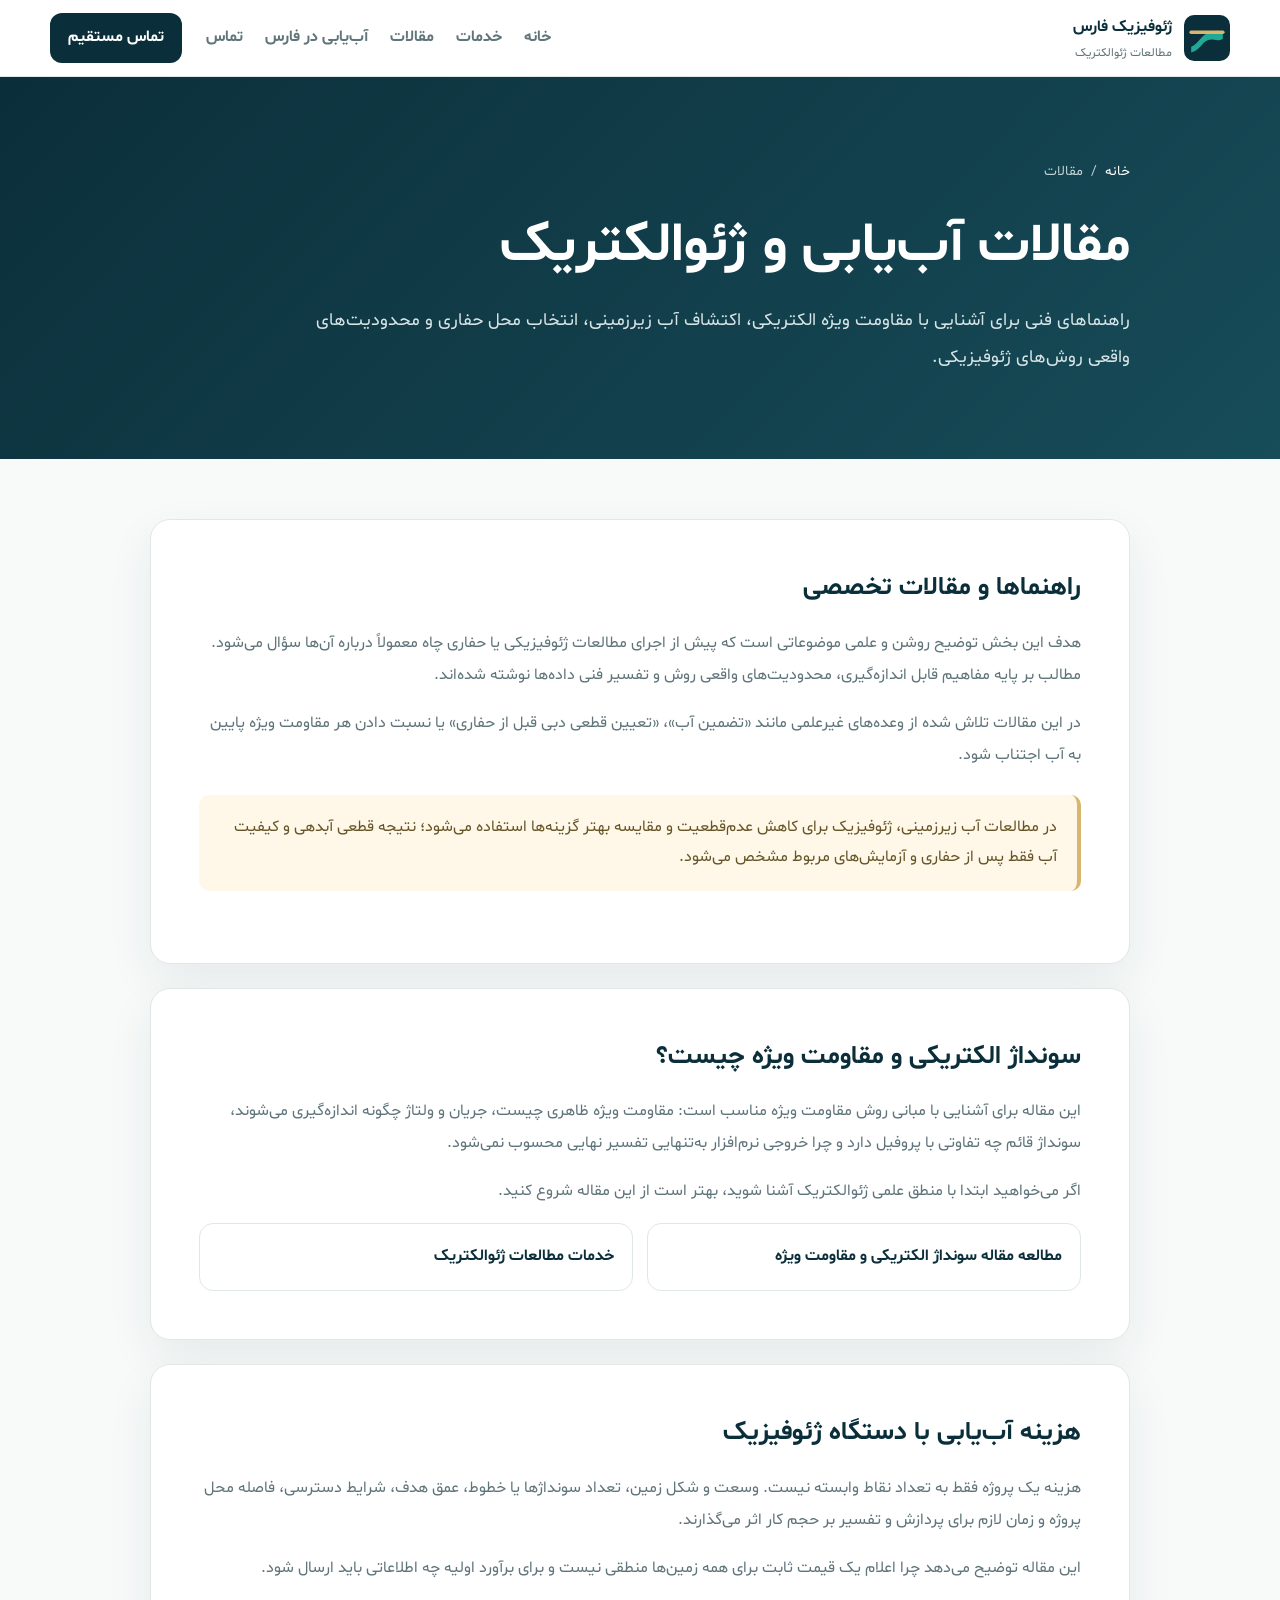
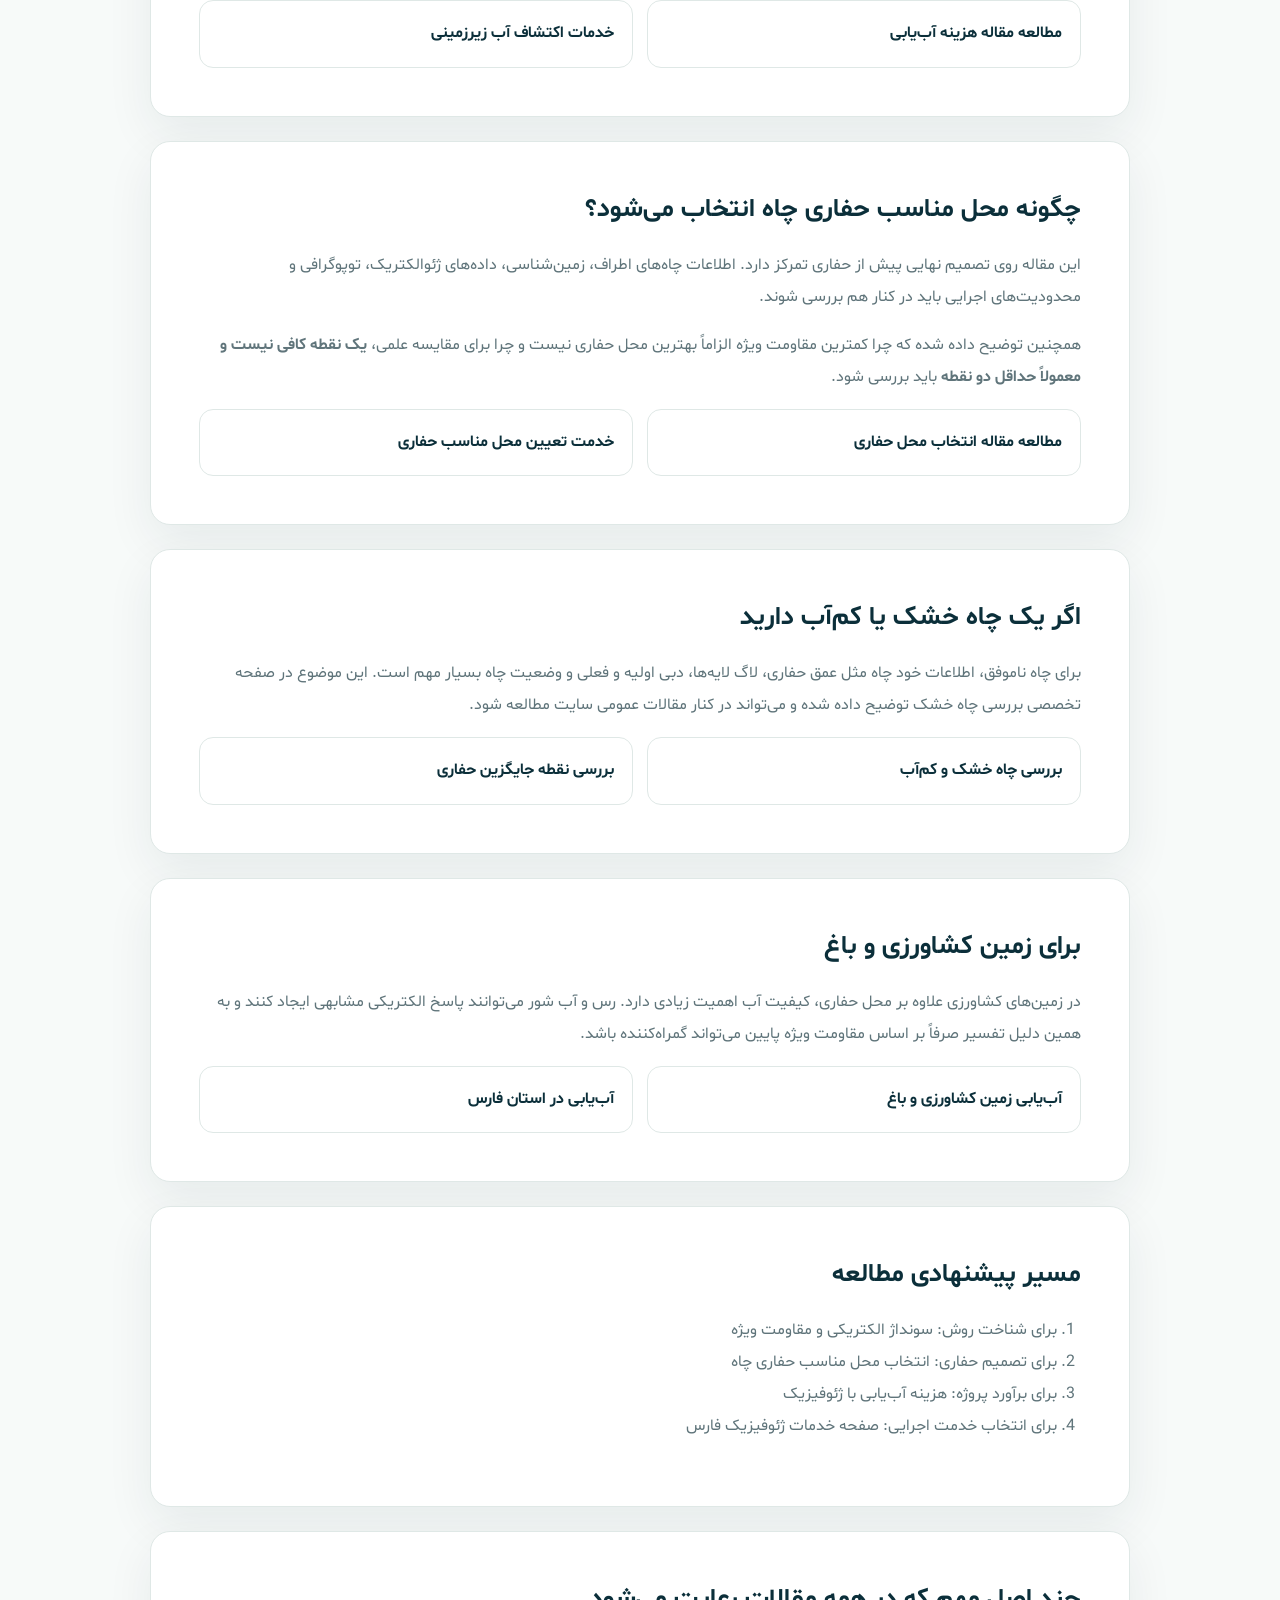
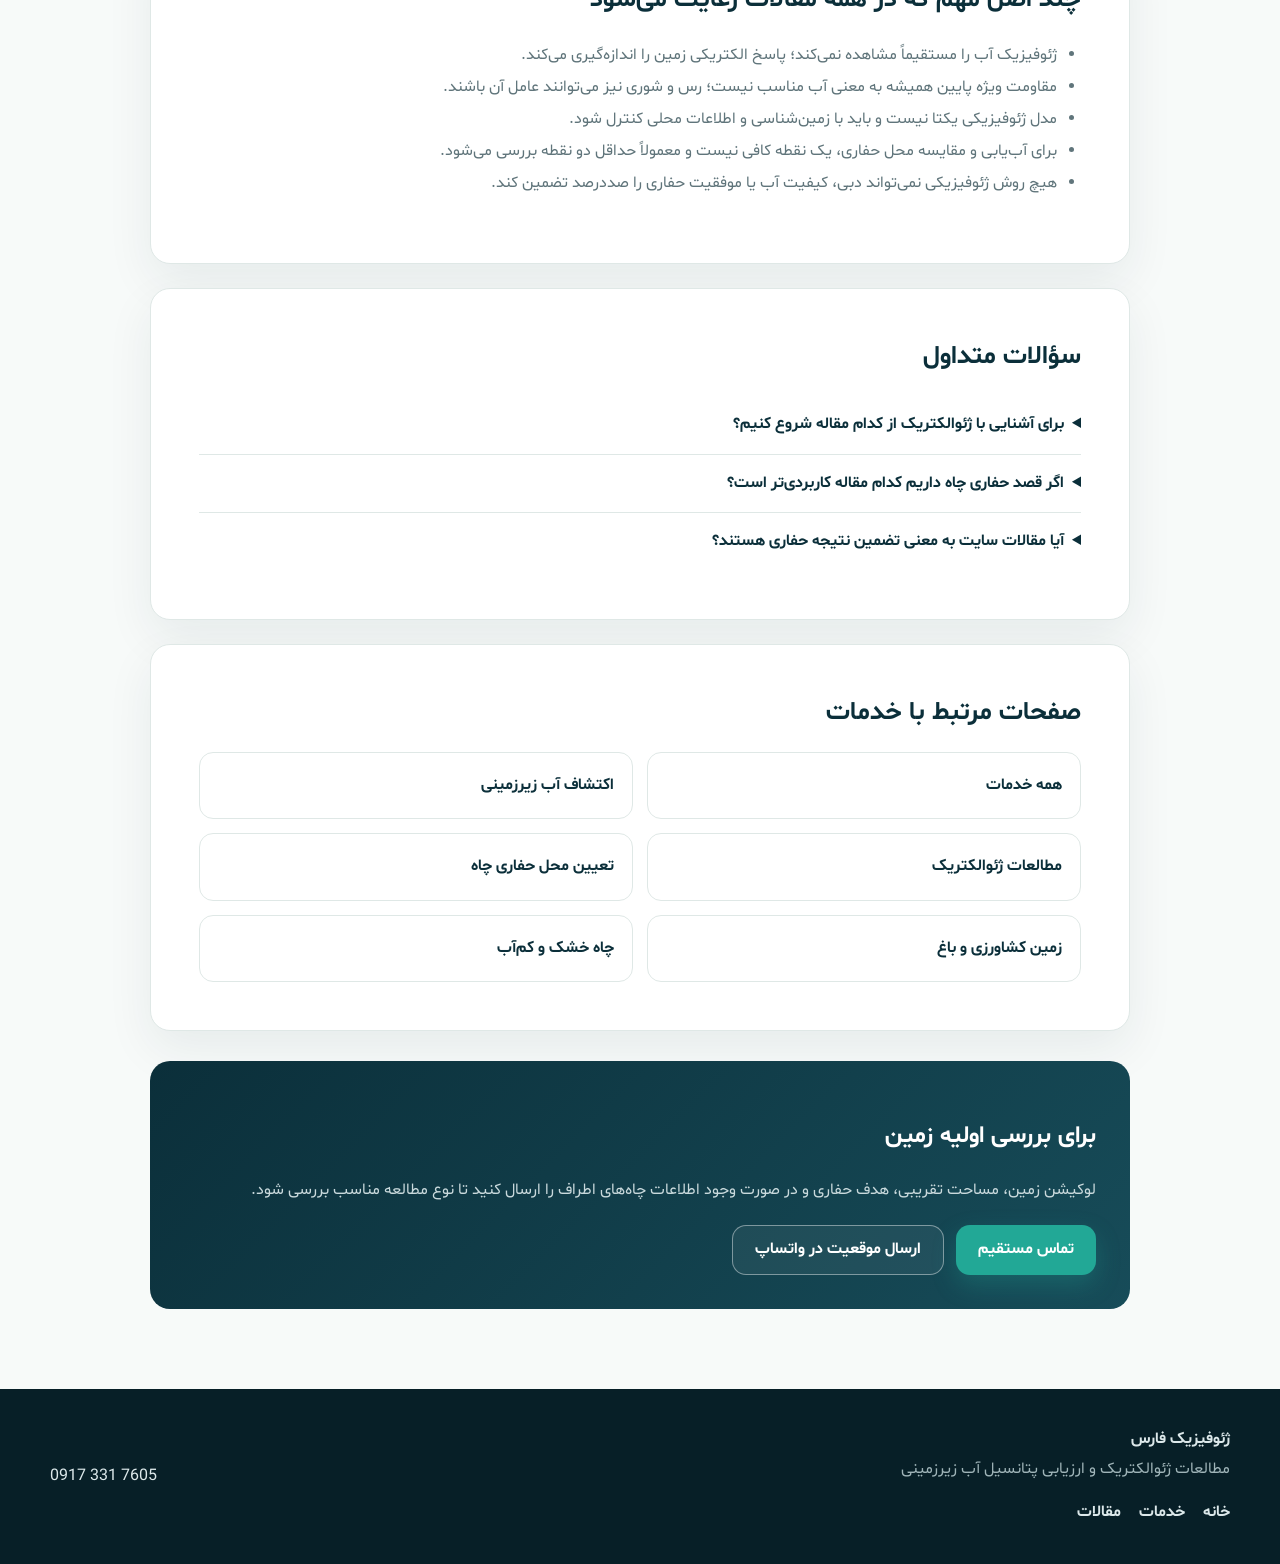
<file: articles/index.html>
<!doctype html>
<html lang="fa" dir="rtl">
<head>
  <meta charset="utf-8">
  <meta name="viewport" content="width=device-width, initial-scale=1">
  <title>مقالات آب‌یابی و ژئوالکتریک | ژئوفیزیک فارس</title>
  <meta name="description" content="مقالات آموزشی درباره آب‌یابی علمی، سونداژ الکتریکی، هزینه ژئوفیزیک آب و انتخاب بهترین محل حفاری چاه.">
  <meta name="keywords" content="مقالات آب یابی, ژئوالکتریک چیست, سونداژ الکتریکی">
  <meta name="robots" content="index, follow">
  <link rel="canonical" href="https://farsgeophysics.ir/articles/">
  <meta name="theme-color" content="#0b2f3a">
  <link rel="icon" href="/favicon.svg" type="image/svg+xml">
  <link rel="stylesheet" href="/styles.css">
  <link rel="stylesheet" href="/inner-pages.css">
  <meta property="og:title" content="مقالات آب‌یابی و ژئوالکتریک | ژئوفیزیک فارس">
  <meta property="og:description" content="مقالات آموزشی درباره آب‌یابی علمی، سونداژ الکتریکی، هزینه ژئوفیزیک آب و انتخاب بهترین محل حفاری چاه.">
  <meta property="og:type" content="article">
  <meta property="og:url" content="https://farsgeophysics.ir/articles/">
  <meta property="og:image" content="https://farsgeophysics.ir/assets/hero.webp">
  <script type="application/ld+json">
  {
    "@context": "https://schema.org",
    "@graph": [
      {
        "@type": "CollectionPage",
        "@id": "https://farsgeophysics.ir/articles/#main",
        "name": "مقالات آب‌یابی و ژئوالکتریک",
        "description": "مقالات آموزشی درباره آب‌یابی علمی، سونداژ الکتریکی، هزینه ژئوفیزیک آب و انتخاب بهترین محل حفاری چاه.",
        "url": "https://farsgeophysics.ir/articles/",
        "isPartOf": {
          "@id": "https://farsgeophysics.ir/#website"
        },
        "mainEntity": {
          "@id": "https://farsgeophysics.ir/articles/#article-list"
        }
      },
      {
        "@type": "ItemList",
        "@id": "https://farsgeophysics.ir/articles/#article-list",
        "name": "فهرست مقالات ژئوفیزیک فارس",
        "itemListElement": [
          {
            "@type": "ListItem",
            "position": 1,
            "url": "https://farsgeophysics.ir/articles/electrical-resistivity-survey/",
            "name": "سونداژ الکتریکی و مقاومت ویژه چیست؟"
          },
          {
            "@type": "ListItem",
            "position": 2,
            "url": "https://farsgeophysics.ir/articles/water-exploration-cost/",
            "name": "هزینه آب‌یابی با دستگاه ژئوفیزیک"
          },
          {
            "@type": "ListItem",
            "position": 3,
            "url": "https://farsgeophysics.ir/articles/best-location-for-drilling-water-well/",
            "name": "چگونه محل مناسب حفاری چاه آب انتخاب می‌شود؟"
          }
        ]
      },
      {
        "@type": "FAQPage",
        "@id": "https://farsgeophysics.ir/articles/#faq",
        "mainEntity": [
          {
            "@type": "Question",
            "name": "برای آشنایی با ژئوالکتریک از کدام مقاله شروع کنیم؟",
            "acceptedAnswer": {
              "@type": "Answer",
              "text": "اگر هدف آشنایی با مبانی روش است، مقاله سونداژ الکتریکی و مقاومت ویژه نقطه شروع مناسبی است."
            }
          },
          {
            "@type": "Question",
            "name": "اگر قصد حفاری چاه داریم کدام مقاله کاربردی‌تر است؟",
            "acceptedAnswer": {
              "@type": "Answer",
              "text": "مقاله انتخاب محل مناسب حفاری چاه برای آشنایی با معیارهای زمین‌شناسی، ژئوفیزیکی و اجرایی مفیدتر است."
            }
          },
          {
            "@type": "Question",
            "name": "آیا مقالات سایت به معنی تضمین نتیجه حفاری هستند؟",
            "acceptedAnswer": {
              "@type": "Answer",
              "text": "خیر. مطالب سایت برای توضیح علمی روش‌ها و محدودیت‌ها هستند و هیچ روش ژئوفیزیکی نمی‌تواند وجود آب، دبی یا کیفیت آب را صددرصد تضمین کند."
            }
          }
        ]
      }
    ]
  }
  </script>
</head>
<body class="inner-body">
  <header class="inner-header">
    <div class="container inner-nav">
      <a class="brand" href="/" aria-label="صفحه اصلی ژئوفیزیک فارس">
        <span class="brand-mark" aria-hidden="true"><svg viewBox="0 0 64 64"><rect width="64" height="64" rx="14"/><path class="wave" d="M10 44c10-3 14-17 24-19 8-2 13 4 20 0v8c-8 5-14-1-21 2-8 3-12 15-23 17z"/><path class="line" d="M10 24h44"/></svg></span>
        <span><strong>ژئوفیزیک فارس</strong><small>مطالعات ژئوالکتریک</small></span>
      </a>
      <nav class="inner-nav-links" aria-label="منوی صفحات داخلی"><a href="/">خانه</a><a href="/services/">خدمات</a><a href="/articles/">مقالات</a><a href="/water-exploration/fars/">آب‌یابی در فارس</a><a href="/#contact">تماس</a></nav>
      <a class="header-call" href="tel:+989173317605">تماس مستقیم</a>
    </div>
  </header>

  <main>
    <section class="inner-hero">
      <div class="container">
        <nav class="breadcrumbs" aria-label="مسیر صفحه"><a href="/">خانه</a><span>/</span><span>مقالات</span></nav>
        <h1>مقالات آب‌یابی و ژئوالکتریک</h1>
        <p class="inner-lead">راهنماهای فنی برای آشنایی با مقاومت ویژه الکتریکی، اکتشاف آب زیرزمینی، انتخاب محل حفاری و محدودیت‌های واقعی روش‌های ژئوفیزیکی.</p>
      </div>
    </section>

    <div class="container inner-content">
      <article class="content-card">
        <h2>راهنماها و مقالات تخصصی</h2>
        <p>هدف این بخش توضیح روشن و علمی موضوعاتی است که پیش از اجرای مطالعات ژئوفیزیکی یا حفاری چاه معمولاً درباره آن‌ها سؤال می‌شود. مطالب بر پایه مفاهیم قابل اندازه‌گیری، محدودیت‌های واقعی روش و تفسیر فنی داده‌ها نوشته شده‌اند.</p>
        <p>در این مقالات تلاش شده از وعده‌های غیرعلمی مانند «تضمین آب»، «تعیین قطعی دبی قبل از حفاری» یا نسبت دادن هر مقاومت ویژه پایین به آب اجتناب شود.</p>
        <div class="notice">در مطالعات آب زیرزمینی، ژئوفیزیک برای کاهش عدم‌قطعیت و مقایسه بهتر گزینه‌ها استفاده می‌شود؛ نتیجه قطعی آبدهی و کیفیت آب فقط پس از حفاری و آزمایش‌های مربوط مشخص می‌شود.</div>
      </article>

      <article class="content-card">
        <h2>سونداژ الکتریکی و مقاومت ویژه چیست؟</h2>
        <p>این مقاله برای آشنایی با مبانی روش مقاومت ویژه مناسب است: مقاومت ویژه ظاهری چیست، جریان و ولتاژ چگونه اندازه‌گیری می‌شوند، سونداژ قائم چه تفاوتی با پروفیل دارد و چرا خروجی نرم‌افزار به‌تنهایی تفسیر نهایی محسوب نمی‌شود.</p>
        <p>اگر می‌خواهید ابتدا با منطق علمی ژئوالکتریک آشنا شوید، بهتر است از این مقاله شروع کنید.</p>
        <div class="related-links"><a href="/articles/electrical-resistivity-survey/">مطالعه مقاله سونداژ الکتریکی و مقاومت ویژه</a><a href="/services/geoelectrical-survey/">خدمات مطالعات ژئوالکتریک</a></div>
      </article>

      <article class="content-card">
        <h2>هزینه آب‌یابی با دستگاه ژئوفیزیک</h2>
        <p>هزینه یک پروژه فقط به تعداد نقاط وابسته نیست. وسعت و شکل زمین، تعداد سونداژها یا خطوط، عمق هدف، شرایط دسترسی، فاصله محل پروژه و زمان لازم برای پردازش و تفسیر بر حجم کار اثر می‌گذارند.</p>
        <p>این مقاله توضیح می‌دهد چرا اعلام یک قیمت ثابت برای همه زمین‌ها منطقی نیست و برای برآورد اولیه چه اطلاعاتی باید ارسال شود.</p>
        <div class="related-links"><a href="/articles/water-exploration-cost/">مطالعه مقاله هزینه آب‌یابی</a><a href="/services/groundwater-exploration/">خدمات اکتشاف آب زیرزمینی</a></div>
      </article>

      <article class="content-card">
        <h2>چگونه محل مناسب حفاری چاه انتخاب می‌شود؟</h2>
        <p>این مقاله روی تصمیم نهایی پیش از حفاری تمرکز دارد. اطلاعات چاه‌های اطراف، زمین‌شناسی، داده‌های ژئوالکتریک، توپوگرافی و محدودیت‌های اجرایی باید در کنار هم بررسی شوند.</p>
        <p>همچنین توضیح داده شده که چرا کمترین مقاومت ویژه الزاماً بهترین محل حفاری نیست و چرا برای مقایسه علمی، <strong>یک نقطه کافی نیست و معمولاً حداقل دو نقطه</strong> باید بررسی شود.</p>
        <div class="related-links"><a href="/articles/best-location-for-drilling-water-well/">مطالعه مقاله انتخاب محل حفاری</a><a href="/services/well-site-selection/">خدمت تعیین محل مناسب حفاری</a></div>
      </article>

      <article class="content-card">
        <h2>اگر یک چاه خشک یا کم‌آب دارید</h2>
        <p>برای چاه ناموفق، اطلاعات خود چاه مثل عمق حفاری، لاگ لایه‌ها، دبی اولیه و فعلی و وضعیت چاه بسیار مهم است. این موضوع در صفحه تخصصی بررسی چاه خشک توضیح داده شده و می‌تواند در کنار مقالات عمومی سایت مطالعه شود.</p>
        <div class="related-links"><a href="/services/dry-well-investigation/">بررسی چاه خشک و کم‌آب</a><a href="/services/well-site-selection/">بررسی نقطه جایگزین حفاری</a></div>
      </article>

      <article class="content-card">
        <h2>برای زمین کشاورزی و باغ</h2>
        <p>در زمین‌های کشاورزی علاوه بر محل حفاری، کیفیت آب اهمیت زیادی دارد. رس و آب شور می‌توانند پاسخ الکتریکی مشابهی ایجاد کنند و به همین دلیل تفسیر صرفاً بر اساس مقاومت ویژه پایین می‌تواند گمراه‌کننده باشد.</p>
        <div class="related-links"><a href="/services/agricultural-water-exploration/">آب‌یابی زمین کشاورزی و باغ</a><a href="/water-exploration/fars/">آب‌یابی در استان فارس</a></div>
      </article>

      <article class="content-card">
        <h2>مسیر پیشنهادی مطالعه</h2>
        <ol>
          <li>برای شناخت روش: <a href="/articles/electrical-resistivity-survey/">سونداژ الکتریکی و مقاومت ویژه</a></li>
          <li>برای تصمیم حفاری: <a href="/articles/best-location-for-drilling-water-well/">انتخاب محل مناسب حفاری چاه</a></li>
          <li>برای برآورد پروژه: <a href="/articles/water-exploration-cost/">هزینه آب‌یابی با ژئوفیزیک</a></li>
          <li>برای انتخاب خدمت اجرایی: <a href="/services/">صفحه خدمات ژئوفیزیک فارس</a></li>
        </ol>
      </article>

      <article class="content-card">
        <h2>چند اصل مهم که در همه مقالات رعایت می‌شود</h2>
        <ul>
          <li>ژئوفیزیک آب را مستقیماً مشاهده نمی‌کند؛ پاسخ الکتریکی زمین را اندازه‌گیری می‌کند.</li>
          <li>مقاومت ویژه پایین همیشه به معنی آب مناسب نیست؛ رس و شوری نیز می‌توانند عامل آن باشند.</li>
          <li>مدل ژئوفیزیکی یکتا نیست و باید با زمین‌شناسی و اطلاعات محلی کنترل شود.</li>
          <li>برای آب‌یابی و مقایسه محل حفاری، یک نقطه کافی نیست و معمولاً حداقل دو نقطه بررسی می‌شود.</li>
          <li>هیچ روش ژئوفیزیکی نمی‌تواند دبی، کیفیت آب یا موفقیت حفاری را صددرصد تضمین کند.</li>
        </ul>
      </article>

      <article class="content-card">
        <h2 id="faq">سؤالات متداول</h2>
        <div class="faq-stack">
          <details><summary>برای آشنایی با ژئوالکتریک از کدام مقاله شروع کنیم؟</summary><p>اگر هدف آشنایی با مبانی روش است، مقاله سونداژ الکتریکی و مقاومت ویژه نقطه شروع مناسبی است.</p></details>
          <details><summary>اگر قصد حفاری چاه داریم کدام مقاله کاربردی‌تر است؟</summary><p>مقاله انتخاب محل مناسب حفاری چاه برای آشنایی با معیارهای زمین‌شناسی، ژئوفیزیکی و اجرایی مفیدتر است.</p></details>
          <details><summary>آیا مقالات سایت به معنی تضمین نتیجه حفاری هستند؟</summary><p>خیر. مطالب سایت برای توضیح علمی روش‌ها و محدودیت‌ها هستند و هیچ روش ژئوفیزیکی نمی‌تواند وجود آب، دبی یا کیفیت آب را صددرصد تضمین کند.</p></details>
        </div>
      </article>

      <article class="content-card">
        <h2>صفحات مرتبط با خدمات</h2>
        <div class="related-links"><a href="/services/">همه خدمات</a><a href="/services/groundwater-exploration/">اکتشاف آب زیرزمینی</a><a href="/services/geoelectrical-survey/">مطالعات ژئوالکتریک</a><a href="/services/well-site-selection/">تعیین محل حفاری چاه</a><a href="/services/agricultural-water-exploration/">زمین کشاورزی و باغ</a><a href="/services/dry-well-investigation/">چاه خشک و کم‌آب</a></div>
      </article>

      <section class="inner-cta">
        <h2>برای بررسی اولیه زمین</h2>
        <p>لوکیشن زمین، مساحت تقریبی، هدف حفاری و در صورت وجود اطلاعات چاه‌های اطراف را ارسال کنید تا نوع مطالعه مناسب بررسی شود.</p>
        <div class="inner-cta-actions"><a class="btn btn-primary" href="tel:+989173317605">تماس مستقیم</a><a class="btn btn-secondary" href="https://wa.me/989173317605" target="_blank" rel="noopener">ارسال موقعیت در واتساپ</a></div>
      </section>
    </div>
  </main>

  <footer class="inner-footer">
    <div class="container">
      <div><strong>ژئوفیزیک فارس</strong><p>مطالعات ژئوالکتریک و ارزیابی پتانسیل آب زیرزمینی</p><nav class="inner-footer-links" aria-label="دسترسی سریع"><a href="/">خانه</a><a href="/services/">خدمات</a><a href="/articles/">مقالات</a></nav></div>
      <div><a href="tel:+989173317605" dir="ltr">0917 331 7605</a></div>
    </div>
  </footer>
</body>
</html>
</file>
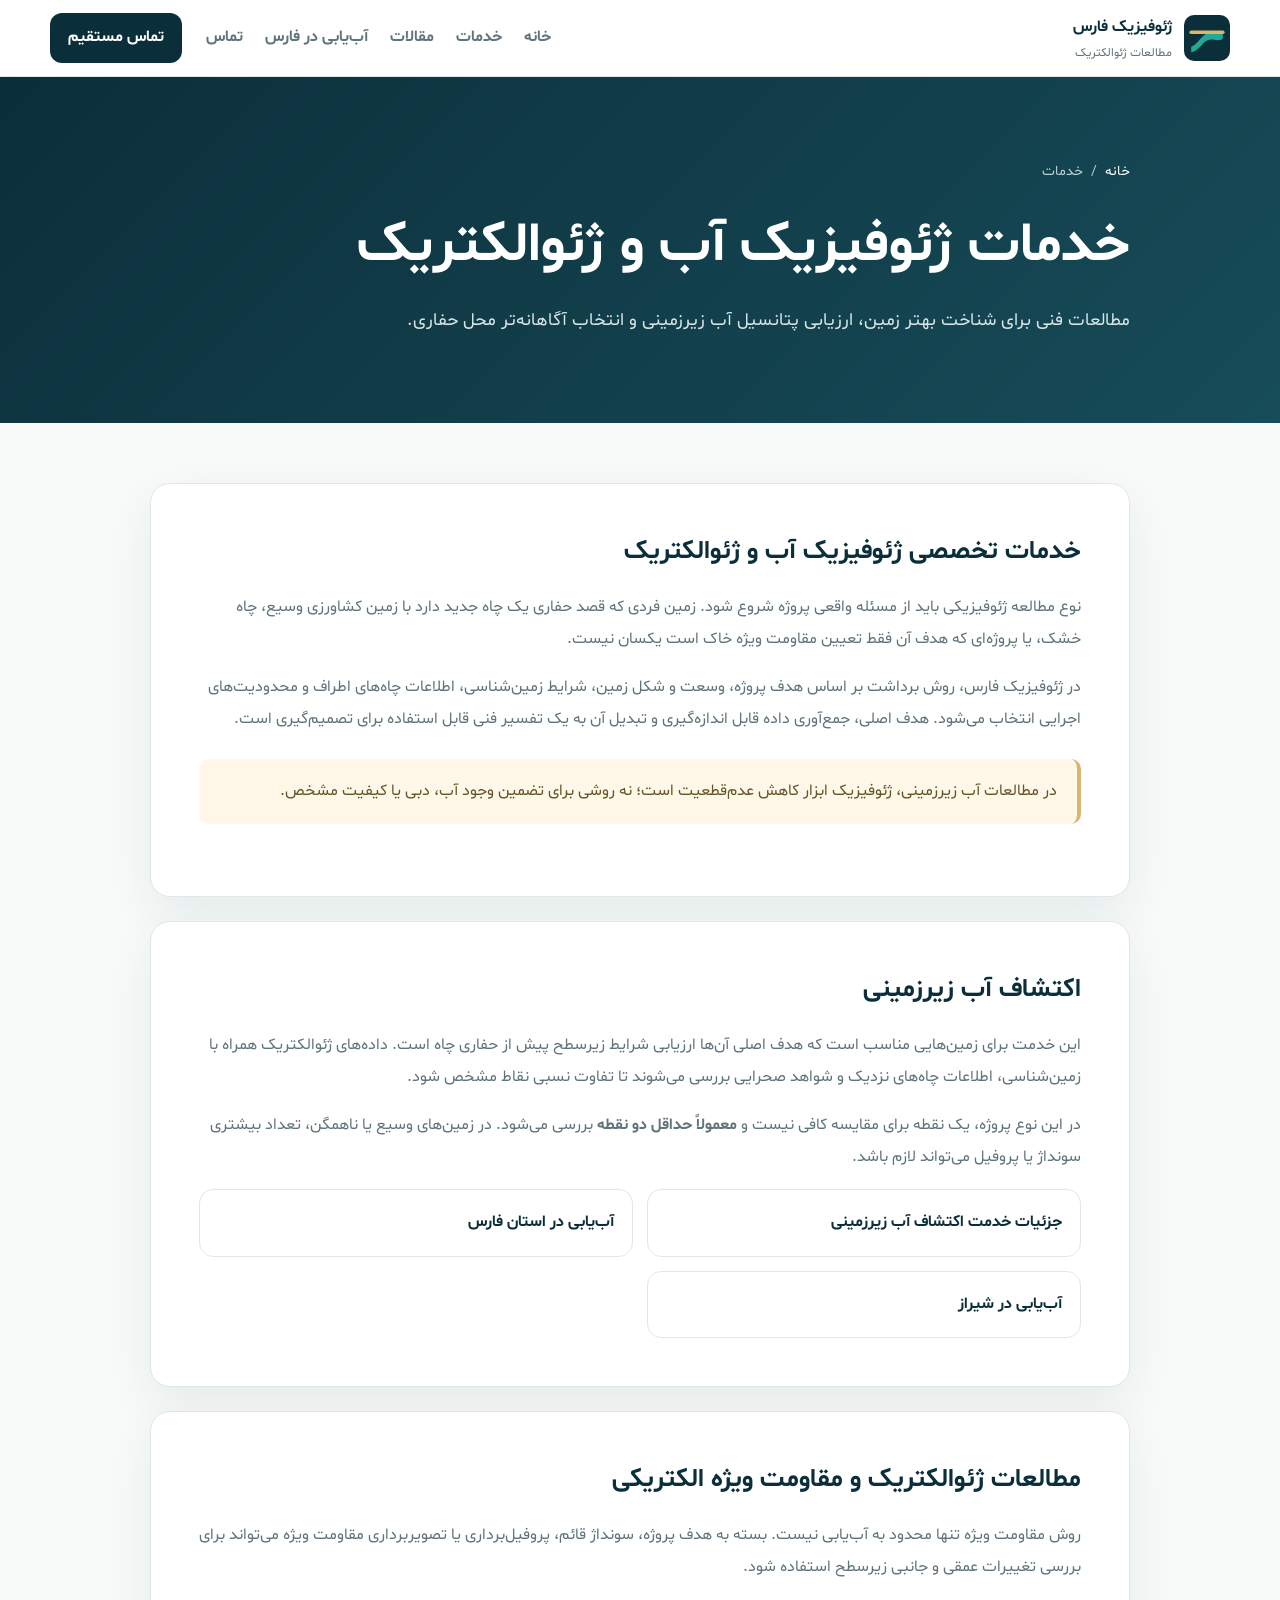
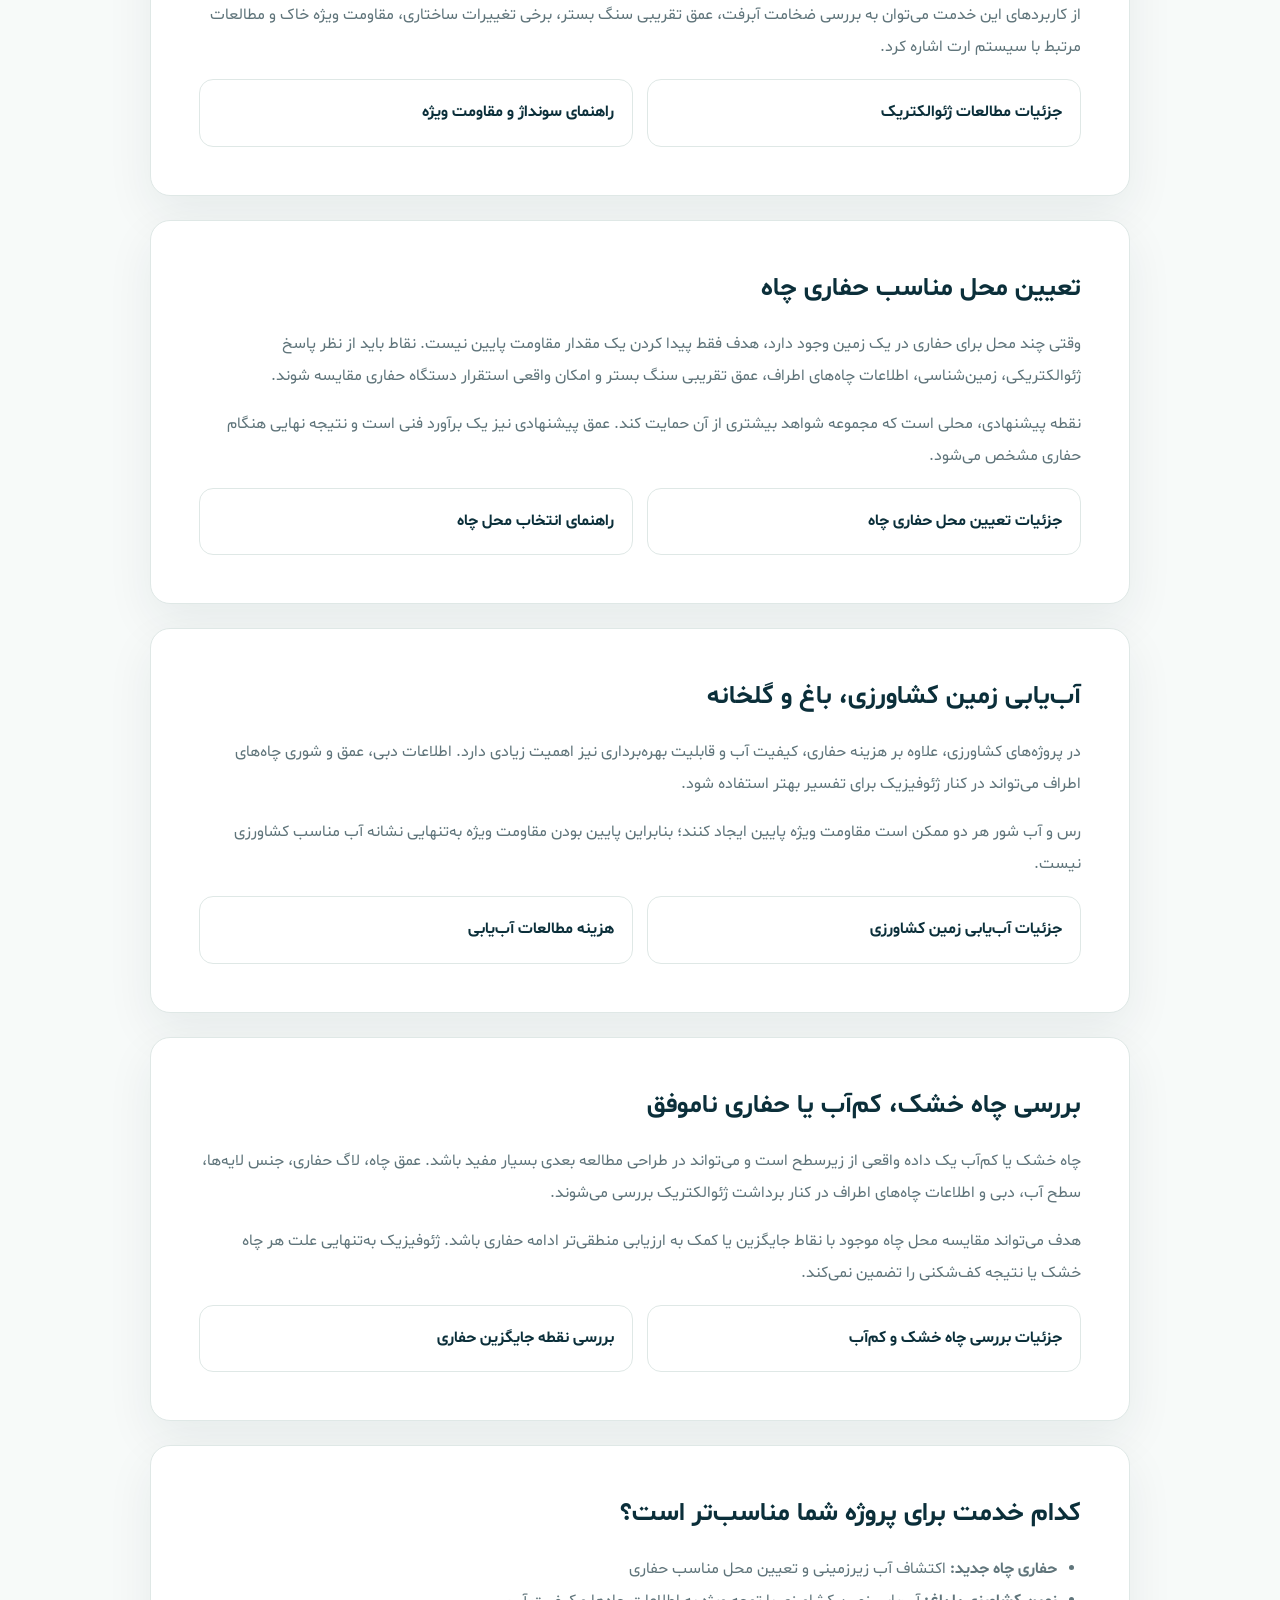
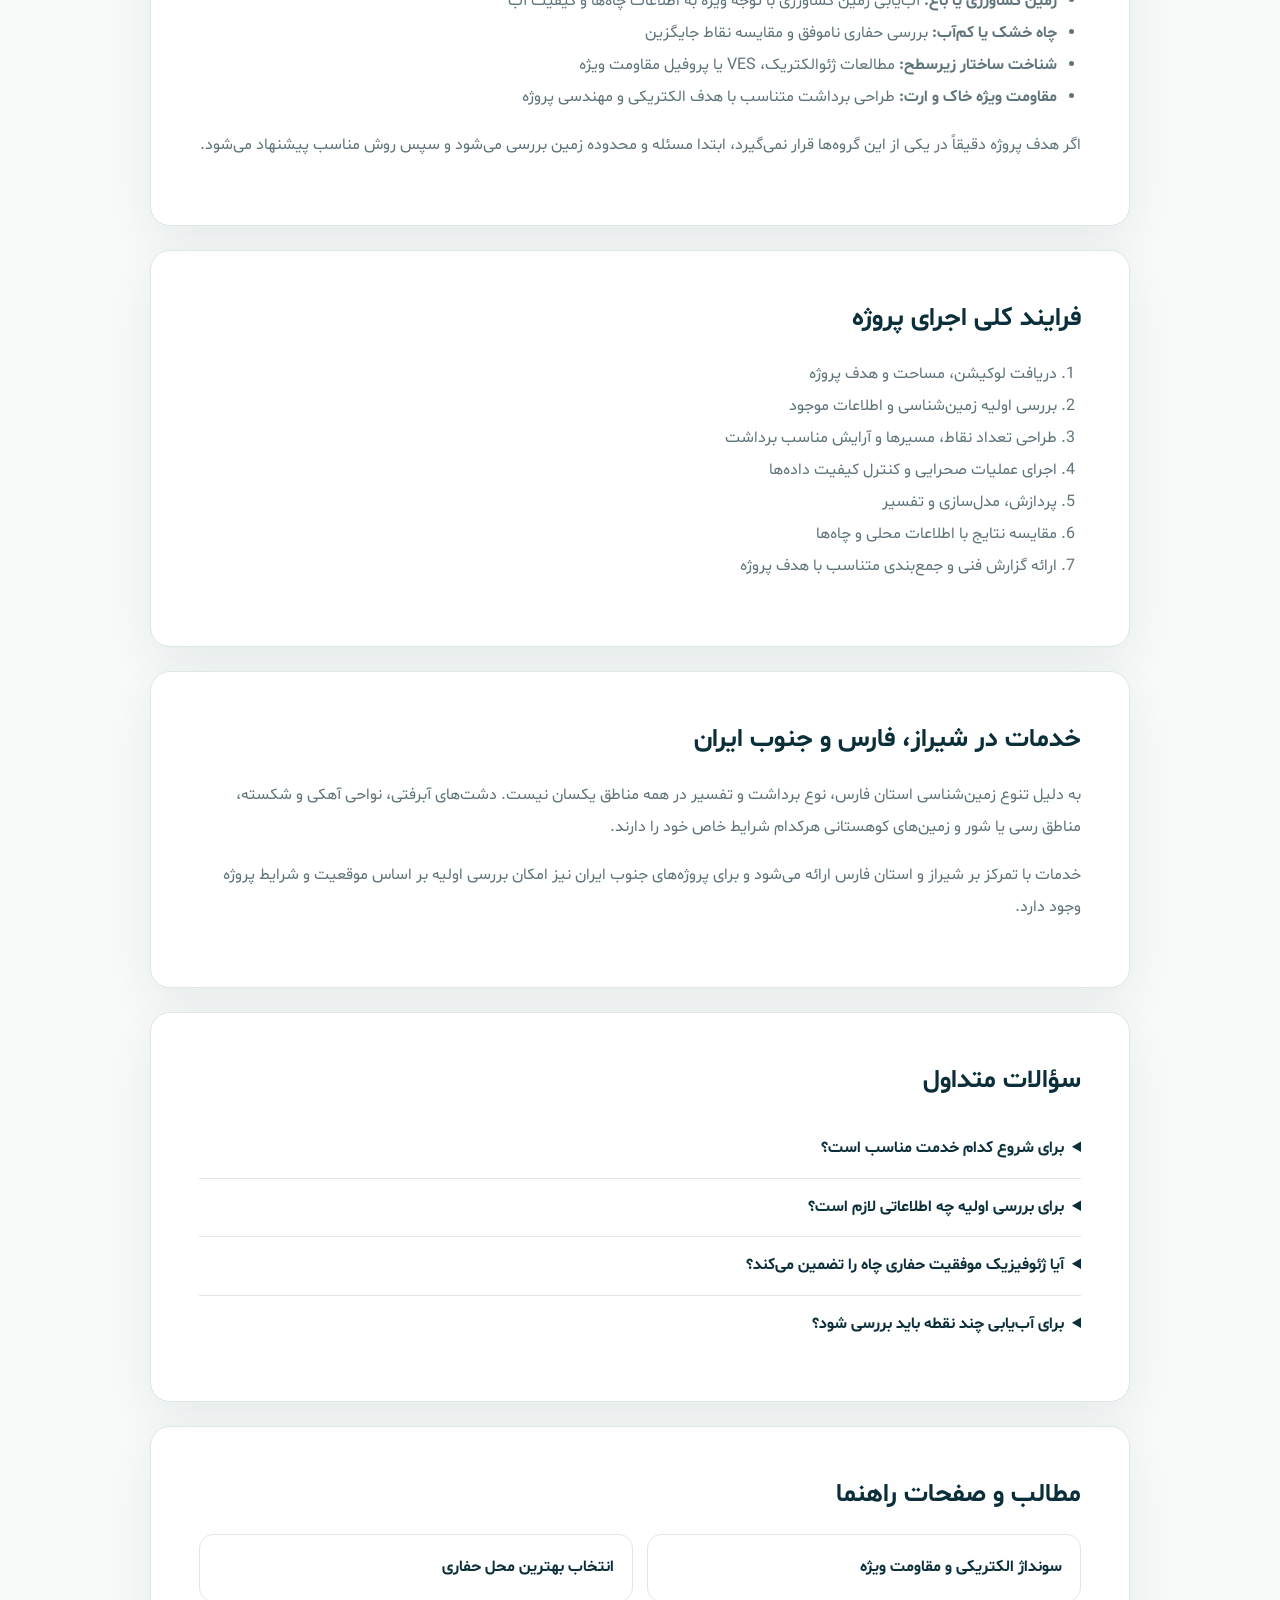
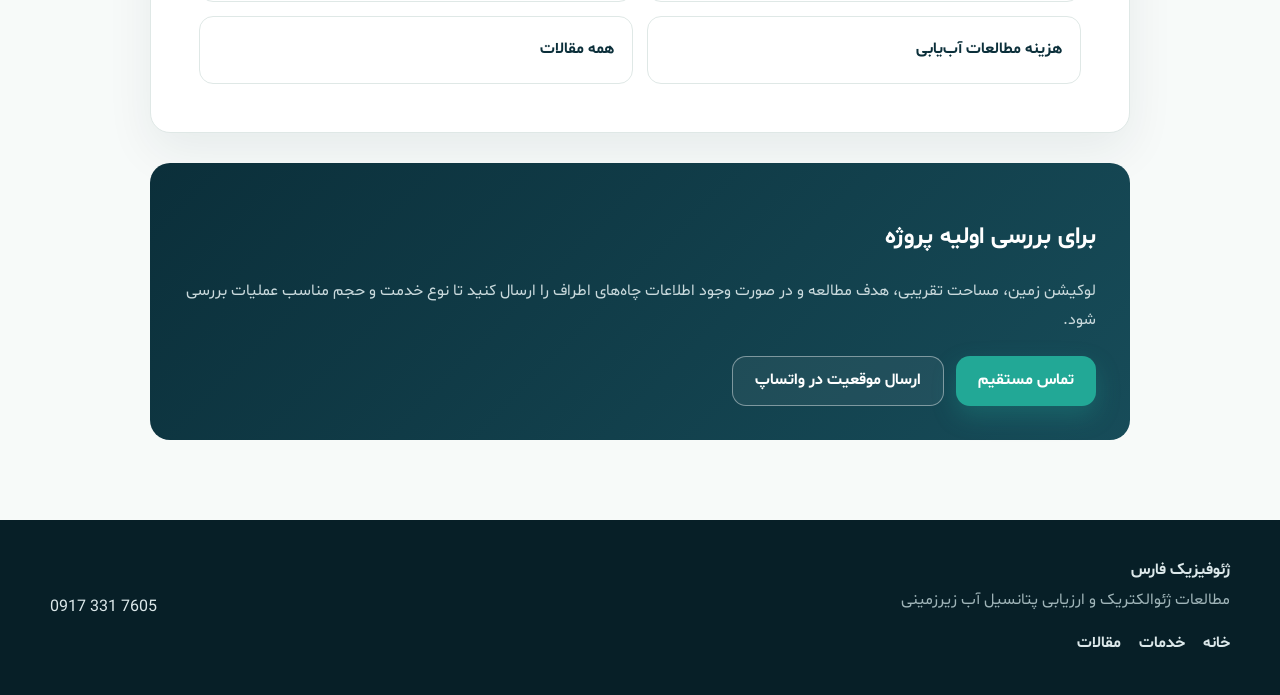
<file: services/index.html>
<!doctype html>
<html lang="fa" dir="rtl">
<head>
  <meta charset="utf-8">
  <meta name="viewport" content="width=device-width, initial-scale=1">
  <title>خدمات ژئوفیزیک آب و ژئوالکتریک | ژئوفیزیک فارس</title>
  <meta name="description" content="معرفی خدمات اکتشاف آب زیرزمینی، مطالعات ژئوالکتریک، تعیین محل حفاری چاه و بررسی زمین‌های کشاورزی در فارس و جنوب ایران.">
  <meta name="keywords" content="خدمات آب یابی, خدمات ژئوفیزیک آب, ژئوالکتریک فارس">
  <meta name="robots" content="index, follow">
  <link rel="canonical" href="https://farsgeophysics.ir/services/">
  <meta name="theme-color" content="#0b2f3a">
  <link rel="icon" href="/favicon.svg" type="image/svg+xml">
  <link rel="stylesheet" href="/styles.css">
  <link rel="stylesheet" href="/inner-pages.css">
  <meta property="og:title" content="خدمات ژئوفیزیک آب و ژئوالکتریک | ژئوفیزیک فارس">
  <meta property="og:description" content="معرفی خدمات اکتشاف آب زیرزمینی، مطالعات ژئوالکتریک، تعیین محل حفاری چاه و بررسی زمین‌های کشاورزی در فارس و جنوب ایران.">
  <meta property="og:type" content="article">
  <meta property="og:url" content="https://farsgeophysics.ir/services/">
  <meta property="og:image" content="https://farsgeophysics.ir/assets/hero.webp">
  <script type="application/ld+json">
  {
    "@context": "https://schema.org",
    "@graph": [
      {
        "@type": "Service",
        "@id": "https://farsgeophysics.ir/services/#main",
        "name": "خدمات ژئوفیزیک آب و ژئوالکتریک",
        "description": "معرفی خدمات اکتشاف آب زیرزمینی، مطالعات ژئوالکتریک، تعیین محل حفاری چاه و بررسی زمین‌های کشاورزی در فارس و جنوب ایران.",
        "url": "https://farsgeophysics.ir/services/",
        "provider": {
          "@id": "https://farsgeophysics.ir/#business"
        },
        "areaServed": [
          "فارس",
          "شیراز",
          "جنوب ایران"
        ]
      },
      {
        "@type": "ItemList",
        "@id": "https://farsgeophysics.ir/services/#service-list",
        "name": "فهرست خدمات ژئوفیزیک فارس",
        "itemListElement": [
          {
            "@type": "ListItem",
            "position": 1,
            "url": "https://farsgeophysics.ir/services/groundwater-exploration/",
            "name": "اکتشاف آب زیرزمینی"
          },
          {
            "@type": "ListItem",
            "position": 2,
            "url": "https://farsgeophysics.ir/services/geoelectrical-survey/",
            "name": "مطالعات ژئوالکتریک و مقاومت ویژه"
          },
          {
            "@type": "ListItem",
            "position": 3,
            "url": "https://farsgeophysics.ir/services/well-site-selection/",
            "name": "تعیین محل مناسب حفاری چاه"
          },
          {
            "@type": "ListItem",
            "position": 4,
            "url": "https://farsgeophysics.ir/services/agricultural-water-exploration/",
            "name": "آب‌یابی زمین کشاورزی و باغ"
          },
          {
            "@type": "ListItem",
            "position": 5,
            "url": "https://farsgeophysics.ir/services/dry-well-investigation/",
            "name": "بررسی چاه خشک و کم‌آب"
          }
        ]
      },
      {
        "@type": "FAQPage",
        "@id": "https://farsgeophysics.ir/services/#faq",
        "mainEntity": [
          {
            "@type": "Question",
            "name": "برای شروع کدام خدمت مناسب است؟",
            "acceptedAnswer": {
              "@type": "Answer",
              "text": "نوع خدمت به هدف پروژه بستگی دارد. برای حفاری جدید معمولاً اکتشاف آب زیرزمینی و تعیین محل چاه مطرح است؛ برای زمین کشاورزی یا چاه ناموفق نیز صفحات تخصصی مربوط وجود دارد."
            }
          },
          {
            "@type": "Question",
            "name": "برای بررسی اولیه چه اطلاعاتی لازم است؟",
            "acceptedAnswer": {
              "@type": "Answer",
              "text": "لوکیشن زمین، مساحت تقریبی، هدف پروژه و در صورت وجود اطلاعات چاه‌های اطراف یا حفاری قبلی برای بررسی اولیه مفید است."
            }
          },
          {
            "@type": "Question",
            "name": "آیا ژئوفیزیک موفقیت حفاری چاه را تضمین می‌کند؟",
            "acceptedAnswer": {
              "@type": "Answer",
              "text": "خیر. مطالعات ژئوفیزیکی برای کاهش عدم‌قطعیت و مقایسه علمی گزینه‌ها استفاده می‌شوند و نمی‌توانند وجود آب، دبی یا کیفیت آب را صددرصد تضمین کنند."
            }
          },
          {
            "@type": "Question",
            "name": "برای آب‌یابی چند نقطه باید بررسی شود؟",
            "acceptedAnswer": {
              "@type": "Answer",
              "text": "یک نقطه برای مقایسه کافی نیست. معمولاً حداقل دو نقطه بررسی می‌شود و بسته به وسعت و ناهمگنی زمین ممکن است تعداد بیشتری لازم باشد."
            }
          }
        ]
      }
    ]
  }
  </script>
</head>
<body class="inner-body">
  <header class="inner-header">
    <div class="container inner-nav">
      <a class="brand" href="/" aria-label="صفحه اصلی ژئوفیزیک فارس">
        <span class="brand-mark" aria-hidden="true"><svg viewBox="0 0 64 64"><rect width="64" height="64" rx="14"/><path class="wave" d="M10 44c10-3 14-17 24-19 8-2 13 4 20 0v8c-8 5-14-1-21 2-8 3-12 15-23 17z"/><path class="line" d="M10 24h44"/></svg></span>
        <span><strong>ژئوفیزیک فارس</strong><small>مطالعات ژئوالکتریک</small></span>
      </a>
      <nav class="inner-nav-links" aria-label="منوی صفحات داخلی"><a href="/">خانه</a><a href="/services/">خدمات</a><a href="/articles/">مقالات</a><a href="/water-exploration/fars/">آب‌یابی در فارس</a><a href="/#contact">تماس</a></nav>
      <a class="header-call" href="tel:+989173317605">تماس مستقیم</a>
    </div>
  </header>

  <main>
    <section class="inner-hero">
      <div class="container">
        <nav class="breadcrumbs" aria-label="مسیر صفحه"><a href="/">خانه</a><span>/</span><span>خدمات</span></nav>
        <h1>خدمات ژئوفیزیک آب و ژئوالکتریک</h1>
        <p class="inner-lead">مطالعات فنی برای شناخت بهتر زمین، ارزیابی پتانسیل آب زیرزمینی و انتخاب آگاهانه‌تر محل حفاری.</p>
      </div>
    </section>

    <div class="container inner-content">
      <article class="content-card">
        <h2>خدمات تخصصی ژئوفیزیک آب و ژئوالکتریک</h2>
        <p>نوع مطالعه ژئوفیزیکی باید از مسئله واقعی پروژه شروع شود. زمین فردی که قصد حفاری یک چاه جدید دارد با زمین کشاورزی وسیع، چاه خشک، یا پروژه‌ای که هدف آن فقط تعیین مقاومت ویژه خاک است یکسان نیست.</p>
        <p>در ژئوفیزیک فارس، روش برداشت بر اساس هدف پروژه، وسعت و شکل زمین، شرایط زمین‌شناسی، اطلاعات چاه‌های اطراف و محدودیت‌های اجرایی انتخاب می‌شود. هدف اصلی، جمع‌آوری داده قابل اندازه‌گیری و تبدیل آن به یک تفسیر فنی قابل استفاده برای تصمیم‌گیری است.</p>
        <div class="notice">در مطالعات آب زیرزمینی، ژئوفیزیک ابزار کاهش عدم‌قطعیت است؛ نه روشی برای تضمین وجود آب، دبی یا کیفیت مشخص.</div>
      </article>

      <article class="content-card">
        <h2>اکتشاف آب زیرزمینی</h2>
        <p>این خدمت برای زمین‌هایی مناسب است که هدف اصلی آن‌ها ارزیابی شرایط زیرسطح پیش از حفاری چاه است. داده‌های ژئوالکتریک همراه با زمین‌شناسی، اطلاعات چاه‌های نزدیک و شواهد صحرایی بررسی می‌شوند تا تفاوت نسبی نقاط مشخص شود.</p>
        <p>در این نوع پروژه، یک نقطه برای مقایسه کافی نیست و <strong>معمولاً حداقل دو نقطه</strong> بررسی می‌شود. در زمین‌های وسیع یا ناهمگن، تعداد بیشتری سونداژ یا پروفیل می‌تواند لازم باشد.</p>
        <div class="related-links"><a href="/services/groundwater-exploration/">جزئیات خدمت اکتشاف آب زیرزمینی</a><a href="/water-exploration/fars/">آب‌یابی در استان فارس</a><a href="/water-exploration/shiraz/">آب‌یابی در شیراز</a></div>
      </article>

      <article class="content-card">
        <h2>مطالعات ژئوالکتریک و مقاومت ویژه الکتریکی</h2>
        <p>روش مقاومت ویژه تنها محدود به آب‌یابی نیست. بسته به هدف پروژه، سونداژ قائم، پروفیل‌برداری یا تصویربرداری مقاومت ویژه می‌تواند برای بررسی تغییرات عمقی و جانبی زیرسطح استفاده شود.</p>
        <p>از کاربردهای این خدمت می‌توان به بررسی ضخامت آبرفت، عمق تقریبی سنگ بستر، برخی تغییرات ساختاری، مقاومت ویژه خاک و مطالعات مرتبط با سیستم ارت اشاره کرد.</p>
        <div class="related-links"><a href="/services/geoelectrical-survey/">جزئیات مطالعات ژئوالکتریک</a><a href="/articles/electrical-resistivity-survey/">راهنمای سونداژ و مقاومت ویژه</a></div>
      </article>

      <article class="content-card">
        <h2>تعیین محل مناسب حفاری چاه</h2>
        <p>وقتی چند محل برای حفاری در یک زمین وجود دارد، هدف فقط پیدا کردن یک مقدار مقاومت پایین نیست. نقاط باید از نظر پاسخ ژئوالکتریکی، زمین‌شناسی، اطلاعات چاه‌های اطراف، عمق تقریبی سنگ بستر و امکان واقعی استقرار دستگاه حفاری مقایسه شوند.</p>
        <p>نقطه پیشنهادی، محلی است که مجموعه شواهد بیشتری از آن حمایت کند. عمق پیشنهادی نیز یک برآورد فنی است و نتیجه نهایی هنگام حفاری مشخص می‌شود.</p>
        <div class="related-links"><a href="/services/well-site-selection/">جزئیات تعیین محل حفاری چاه</a><a href="/articles/best-location-for-drilling-water-well/">راهنمای انتخاب محل چاه</a></div>
      </article>

      <article class="content-card">
        <h2>آب‌یابی زمین کشاورزی، باغ و گلخانه</h2>
        <p>در پروژه‌های کشاورزی، علاوه بر هزینه حفاری، کیفیت آب و قابلیت بهره‌برداری نیز اهمیت زیادی دارد. اطلاعات دبی، عمق و شوری چاه‌های اطراف می‌تواند در کنار ژئوفیزیک برای تفسیر بهتر استفاده شود.</p>
        <p>رس و آب شور هر دو ممکن است مقاومت ویژه پایین ایجاد کنند؛ بنابراین پایین بودن مقاومت ویژه به‌تنهایی نشانه آب مناسب کشاورزی نیست.</p>
        <div class="related-links"><a href="/services/agricultural-water-exploration/">جزئیات آب‌یابی زمین کشاورزی</a><a href="/articles/water-exploration-cost/">هزینه مطالعات آب‌یابی</a></div>
      </article>

      <article class="content-card">
        <h2>بررسی چاه خشک، کم‌آب یا حفاری ناموفق</h2>
        <p>چاه خشک یا کم‌آب یک داده واقعی از زیرسطح است و می‌تواند در طراحی مطالعه بعدی بسیار مفید باشد. عمق چاه، لاگ حفاری، جنس لایه‌ها، سطح آب، دبی و اطلاعات چاه‌های اطراف در کنار برداشت ژئوالکتریک بررسی می‌شوند.</p>
        <p>هدف می‌تواند مقایسه محل چاه موجود با نقاط جایگزین یا کمک به ارزیابی منطقی‌تر ادامه حفاری باشد. ژئوفیزیک به‌تنهایی علت هر چاه خشک یا نتیجه کف‌شکنی را تضمین نمی‌کند.</p>
        <div class="related-links"><a href="/services/dry-well-investigation/">جزئیات بررسی چاه خشک و کم‌آب</a><a href="/services/well-site-selection/">بررسی نقطه جایگزین حفاری</a></div>
      </article>

      <article class="content-card">
        <h2>کدام خدمت برای پروژه شما مناسب‌تر است؟</h2>
        <ul>
          <li><strong>حفاری چاه جدید:</strong> اکتشاف آب زیرزمینی و تعیین محل مناسب حفاری</li>
          <li><strong>زمین کشاورزی یا باغ:</strong> آب‌یابی زمین کشاورزی با توجه ویژه به اطلاعات چاه‌ها و کیفیت آب</li>
          <li><strong>چاه خشک یا کم‌آب:</strong> بررسی حفاری ناموفق و مقایسه نقاط جایگزین</li>
          <li><strong>شناخت ساختار زیرسطح:</strong> مطالعات ژئوالکتریک، VES یا پروفیل مقاومت ویژه</li>
          <li><strong>مقاومت ویژه خاک و ارت:</strong> طراحی برداشت متناسب با هدف الکتریکی و مهندسی پروژه</li>
        </ul>
        <p>اگر هدف پروژه دقیقاً در یکی از این گروه‌ها قرار نمی‌گیرد، ابتدا مسئله و محدوده زمین بررسی می‌شود و سپس روش مناسب پیشنهاد می‌شود.</p>
      </article>

      <article class="content-card">
        <h2>فرایند کلی اجرای پروژه</h2>
        <ol>
          <li>دریافت لوکیشن، مساحت و هدف پروژه</li>
          <li>بررسی اولیه زمین‌شناسی و اطلاعات موجود</li>
          <li>طراحی تعداد نقاط، مسیرها و آرایش مناسب برداشت</li>
          <li>اجرای عملیات صحرایی و کنترل کیفیت داده‌ها</li>
          <li>پردازش، مدل‌سازی و تفسیر</li>
          <li>مقایسه نتایج با اطلاعات محلی و چاه‌ها</li>
          <li>ارائه گزارش فنی و جمع‌بندی متناسب با هدف پروژه</li>
        </ol>
      </article>

      <article class="content-card">
        <h2>خدمات در شیراز، فارس و جنوب ایران</h2>
        <p>به دلیل تنوع زمین‌شناسی استان فارس، نوع برداشت و تفسیر در همه مناطق یکسان نیست. دشت‌های آبرفتی، نواحی آهکی و شکسته، مناطق رسی یا شور و زمین‌های کوهستانی هرکدام شرایط خاص خود را دارند.</p>
        <p>خدمات با تمرکز بر شیراز و استان فارس ارائه می‌شود و برای پروژه‌های جنوب ایران نیز امکان بررسی اولیه بر اساس موقعیت و شرایط پروژه وجود دارد.</p>
      </article>

      <article class="content-card">
        <h2 id="faq">سؤالات متداول</h2>
        <div class="faq-stack">
          <details><summary>برای شروع کدام خدمت مناسب است؟</summary><p>نوع خدمت به هدف پروژه بستگی دارد. برای حفاری جدید معمولاً اکتشاف آب زیرزمینی و تعیین محل چاه مطرح است؛ برای زمین کشاورزی یا چاه ناموفق نیز صفحات تخصصی مربوط وجود دارد.</p></details>
          <details><summary>برای بررسی اولیه چه اطلاعاتی لازم است؟</summary><p>لوکیشن زمین، مساحت تقریبی، هدف پروژه و در صورت وجود اطلاعات چاه‌های اطراف یا حفاری قبلی برای بررسی اولیه مفید است.</p></details>
          <details><summary>آیا ژئوفیزیک موفقیت حفاری چاه را تضمین می‌کند؟</summary><p>خیر. مطالعات ژئوفیزیکی برای کاهش عدم‌قطعیت و مقایسه علمی گزینه‌ها استفاده می‌شوند و نمی‌توانند وجود آب، دبی یا کیفیت آب را صددرصد تضمین کنند.</p></details>
          <details><summary>برای آب‌یابی چند نقطه باید بررسی شود؟</summary><p>یک نقطه برای مقایسه کافی نیست. معمولاً حداقل دو نقطه بررسی می‌شود و بسته به وسعت و ناهمگنی زمین ممکن است تعداد بیشتری لازم باشد.</p></details>
        </div>
      </article>

      <article class="content-card">
        <h2>مطالب و صفحات راهنما</h2>
        <div class="related-links"><a href="/articles/electrical-resistivity-survey/">سونداژ الکتریکی و مقاومت ویژه</a><a href="/articles/best-location-for-drilling-water-well/">انتخاب بهترین محل حفاری</a><a href="/articles/water-exploration-cost/">هزینه مطالعات آب‌یابی</a><a href="/articles/">همه مقالات</a></div>
      </article>

      <section class="inner-cta">
        <h2>برای بررسی اولیه پروژه</h2>
        <p>لوکیشن زمین، مساحت تقریبی، هدف مطالعه و در صورت وجود اطلاعات چاه‌های اطراف را ارسال کنید تا نوع خدمت و حجم مناسب عملیات بررسی شود.</p>
        <div class="inner-cta-actions"><a class="btn btn-primary" href="tel:+989173317605">تماس مستقیم</a><a class="btn btn-secondary" href="https://wa.me/989173317605" target="_blank" rel="noopener">ارسال موقعیت در واتساپ</a></div>
      </section>
    </div>
  </main>

  <footer class="inner-footer">
    <div class="container">
      <div><strong>ژئوفیزیک فارس</strong><p>مطالعات ژئوالکتریک و ارزیابی پتانسیل آب زیرزمینی</p><nav class="inner-footer-links" aria-label="دسترسی سریع"><a href="/">خانه</a><a href="/services/">خدمات</a><a href="/articles/">مقالات</a></nav></div>
      <div><a href="tel:+989173317605" dir="ltr">0917 331 7605</a></div>
    </div>
  </footer>
</body>
</html>
</file>
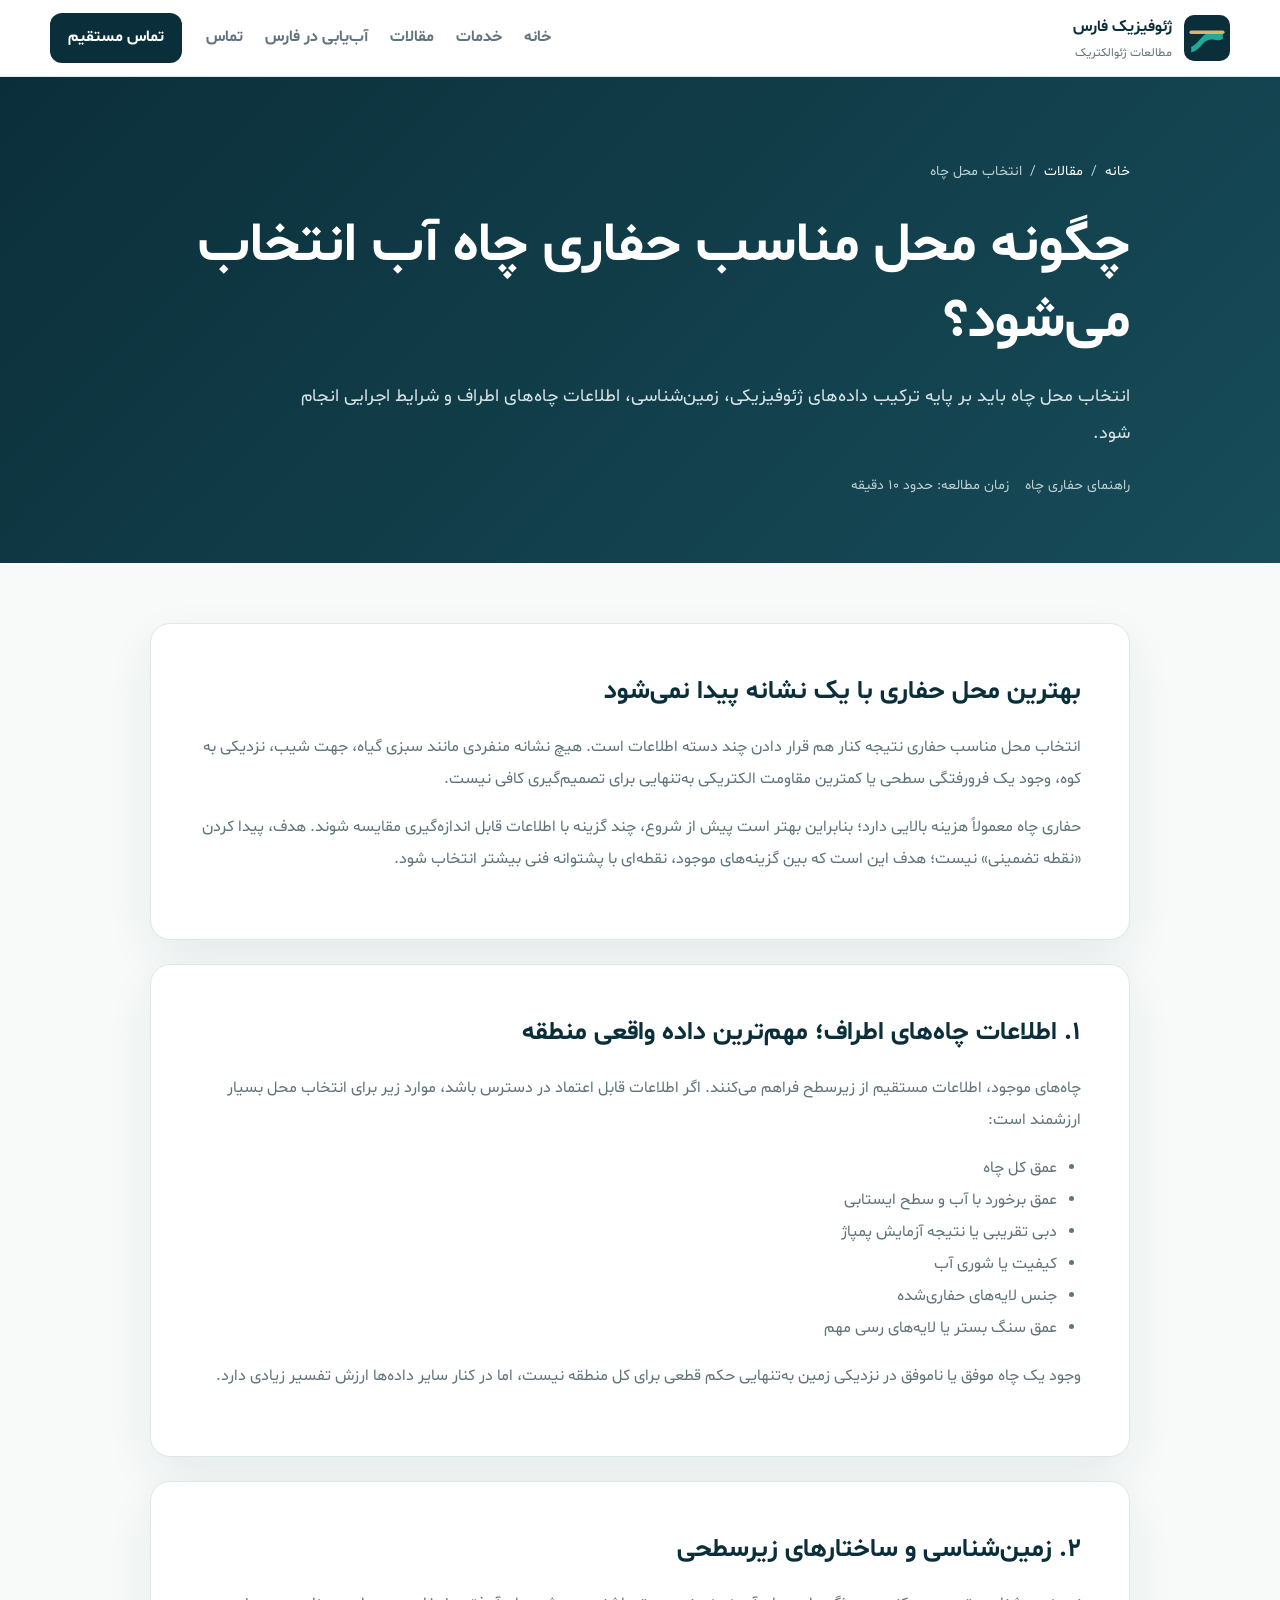
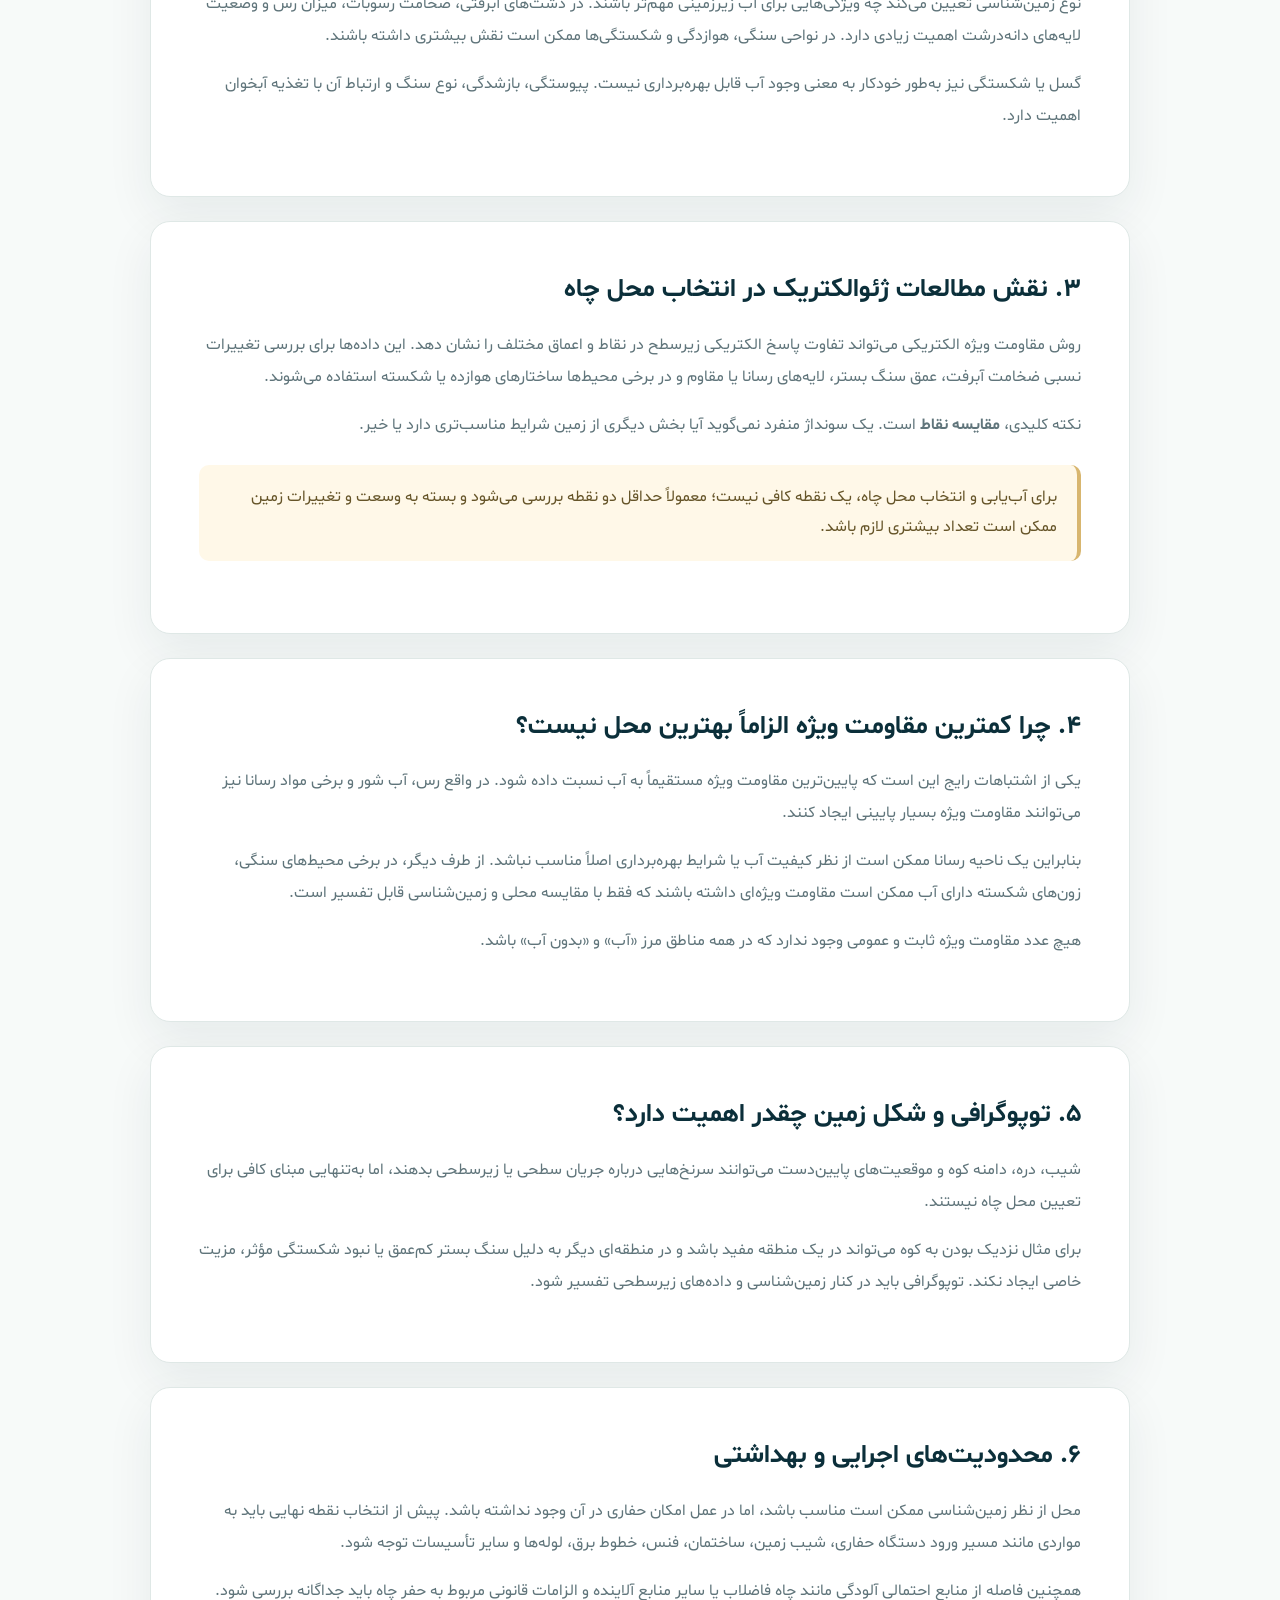
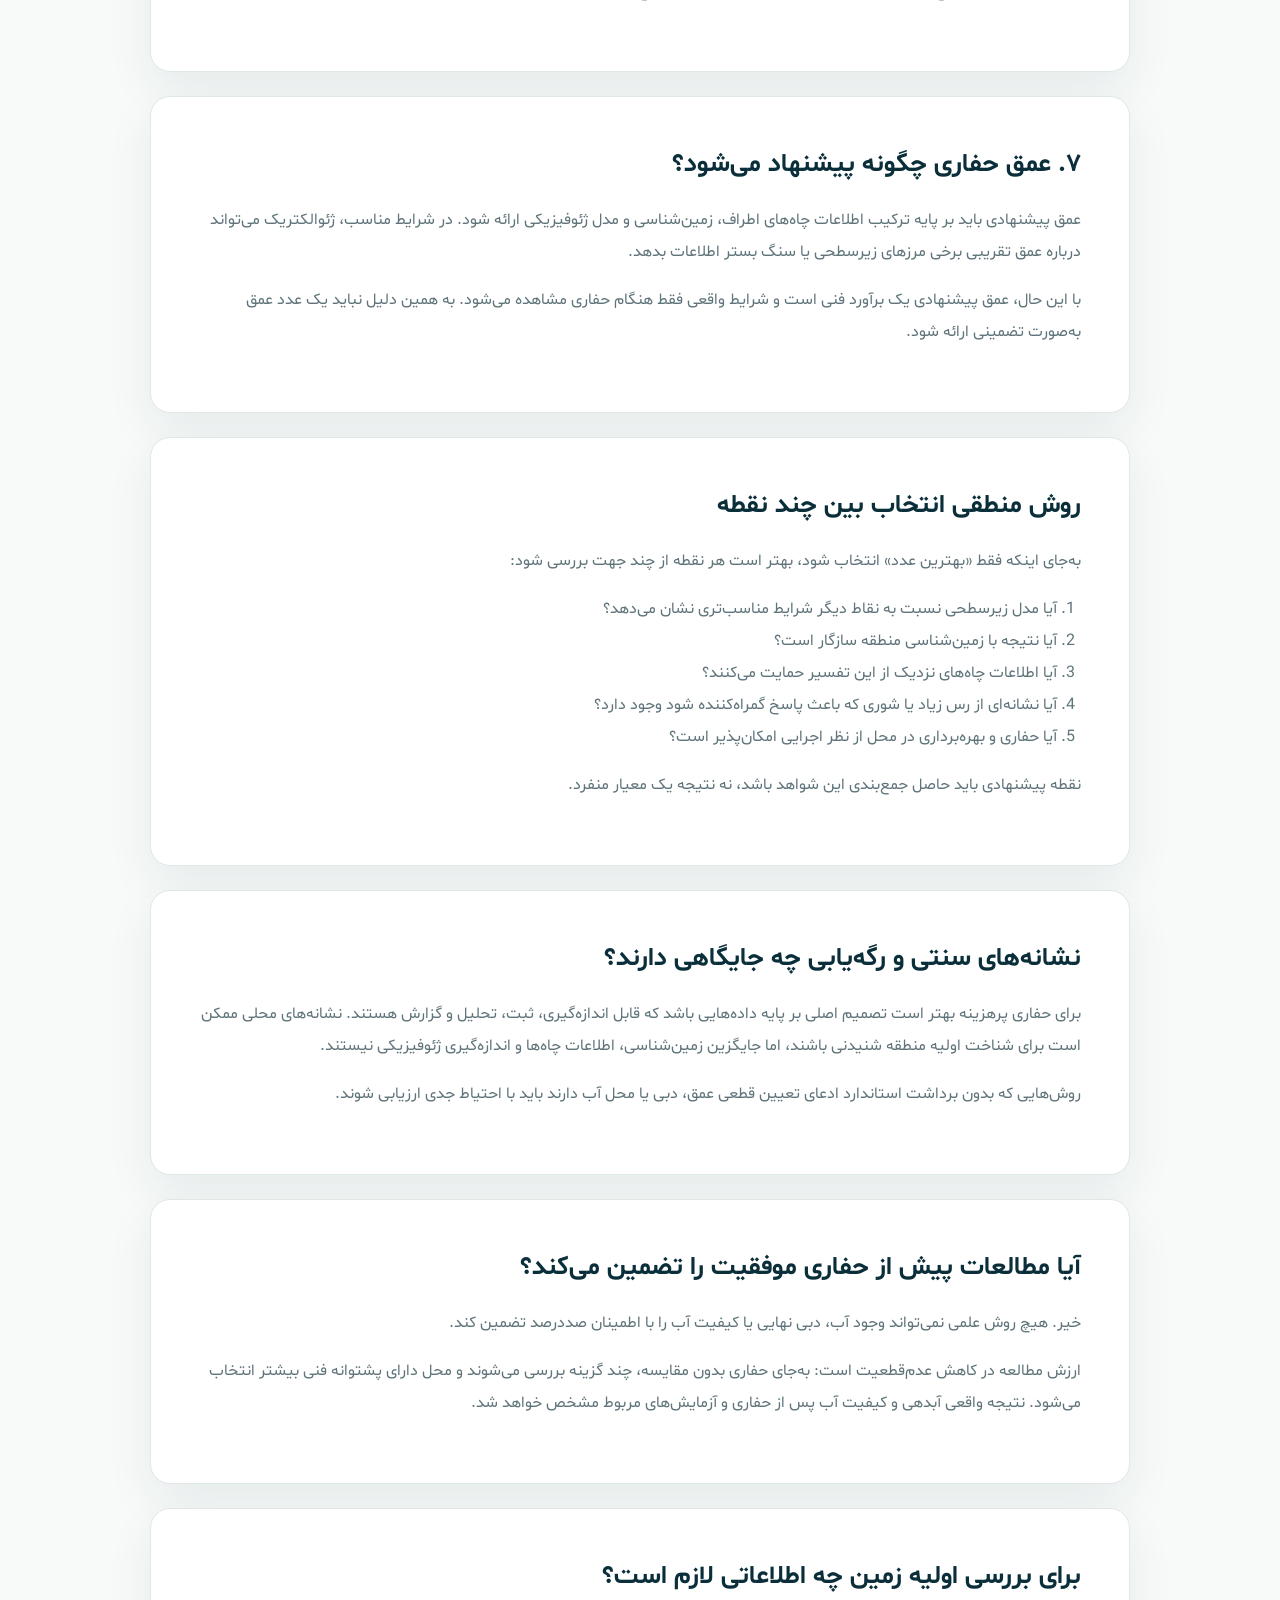
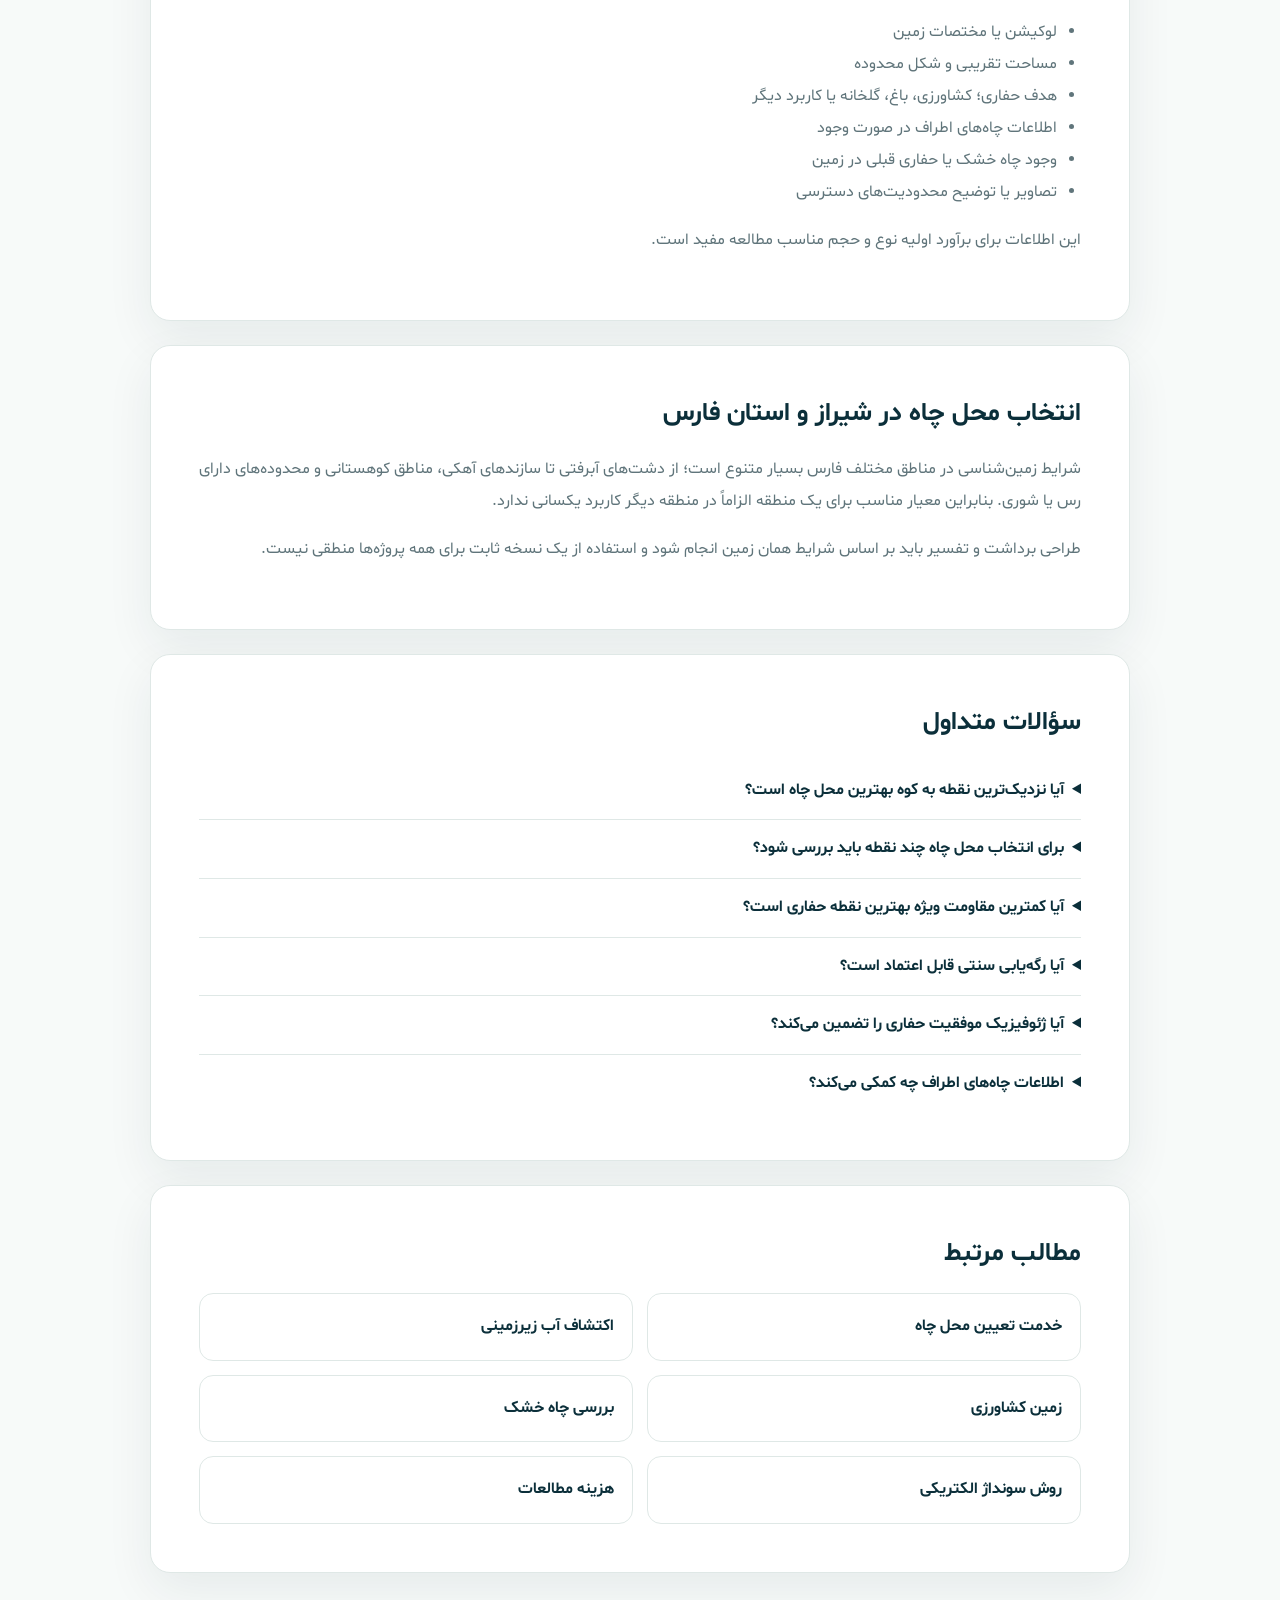
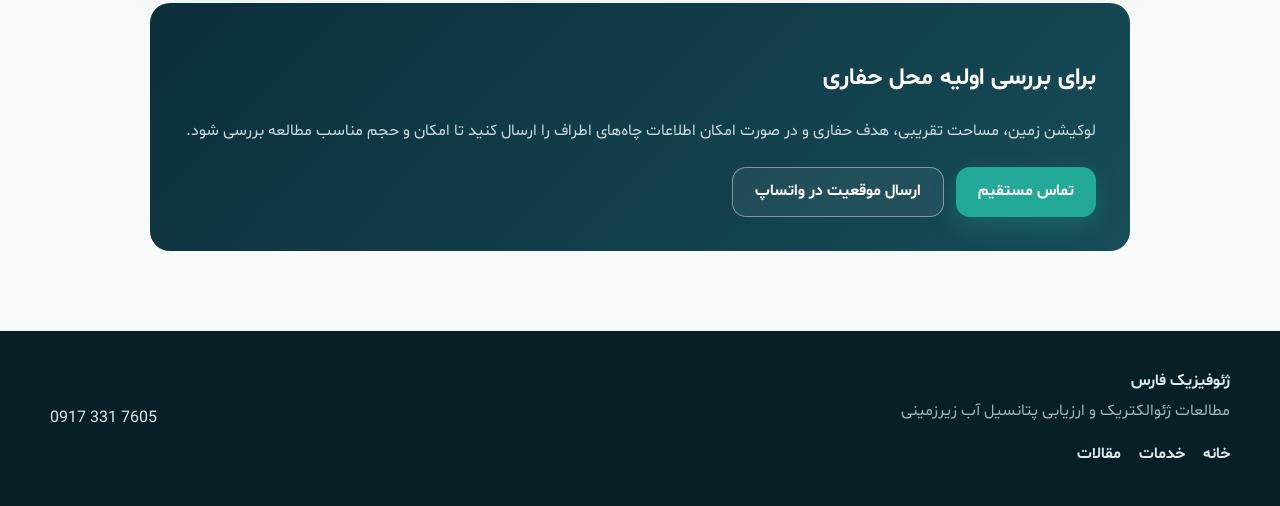
<file: articles/best-location-for-drilling-water-well/index.html>
<!doctype html>
<html lang="fa" dir="rtl">
<head>
  <meta charset="utf-8">
  <meta name="viewport" content="width=device-width, initial-scale=1">
  <title>چگونه بهترین محل حفاری چاه آب را انتخاب کنیم؟</title>
  <meta name="description" content="راهنمای انتخاب بهترین محل حفاری چاه با بررسی زمین‌شناسی، چاه‌های اطراف، مطالعات ژئوالکتریک و محدودیت‌های اجرایی.">
  <meta name="keywords" content="بهترین محل حفر چاه, چگونه محل چاه را پیدا کنیم, تعیین محل چاه آب, آب یابی قبل از حفاری">
  <meta name="robots" content="index, follow">
  <link rel="canonical" href="https://farsgeophysics.ir/articles/best-location-for-drilling-water-well/">
  <meta name="theme-color" content="#0b2f3a">
  <link rel="icon" href="/favicon.svg" type="image/svg+xml">
  <link rel="stylesheet" href="/styles.css">
  <link rel="stylesheet" href="/inner-pages.css">
  <meta property="og:title" content="چگونه بهترین محل حفاری چاه آب را انتخاب کنیم؟">
  <meta property="og:description" content="راهنمای انتخاب بهترین محل حفاری چاه با بررسی زمین‌شناسی، چاه‌های اطراف، مطالعات ژئوالکتریک و محدودیت‌های اجرایی.">
  <meta property="og:type" content="article">
  <meta property="og:url" content="https://farsgeophysics.ir/articles/best-location-for-drilling-water-well/">
  <meta property="og:image" content="https://farsgeophysics.ir/assets/hero.webp">
  <script type="application/ld+json">
  {
    "@context": "https://schema.org",
    "@graph": [
      {
        "@type": "Article",
        "@id": "https://farsgeophysics.ir/articles/best-location-for-drilling-water-well/#main",
        "name": "چگونه محل مناسب حفاری چاه آب انتخاب می‌شود؟",
        "description": "راهنمای انتخاب بهترین محل حفاری چاه با بررسی زمین‌شناسی، چاه‌های اطراف، مطالعات ژئوالکتریک و محدودیت‌های اجرایی.",
        "url": "https://farsgeophysics.ir/articles/best-location-for-drilling-water-well/",
        "provider": {
          "@id": "https://farsgeophysics.ir/#business"
        },
        "areaServed": [
          "فارس",
          "شیراز",
          "جنوب ایران"
        ]
      },
      {
        "@type": "FAQPage",
        "@id": "https://farsgeophysics.ir/articles/best-location-for-drilling-water-well/#faq",
        "mainEntity": [
          {
            "@type": "Question",
            "name": "آیا نزدیک‌ترین نقطه به کوه بهترین محل چاه است؟",
            "acceptedAnswer": {
              "@type": "Answer",
              "text": "نه لزوماً. موقعیت توپوگرافی فقط یکی از شواهد است و باید با زمین‌شناسی، ضخامت رسوبات، ساختارها و داده‌های ژئوفیزیکی بررسی شود."
            }
          },
          {
            "@type": "Question",
            "name": "برای انتخاب محل چاه چند نقطه باید بررسی شود؟",
            "acceptedAnswer": {
              "@type": "Answer",
              "text": "یک نقطه به‌تنهایی برای مقایسه کافی نیست. معمولاً حداقل دو نقطه بررسی می‌شود و بسته به وسعت و ناهمگنی زمین ممکن است تعداد بیشتری لازم باشد."
            }
          },
          {
            "@type": "Question",
            "name": "آیا کمترین مقاومت ویژه بهترین نقطه حفاری است؟",
            "acceptedAnswer": {
              "@type": "Answer",
              "text": "خیر. رس، آب شور و برخی مواد رسانا نیز مقاومت ویژه پایین دارند. محل حفاری باید بر اساس مجموعه شواهد ژئوفیزیکی، زمین‌شناسی و اطلاعات چاه‌ها انتخاب شود."
            }
          },
          {
            "@type": "Question",
            "name": "آیا رگه‌یابی سنتی قابل اعتماد است؟",
            "acceptedAnswer": {
              "@type": "Answer",
              "text": "برای تصمیم پرهزینه حفاری بهتر است از روش‌های اندازه‌گیری‌پذیر و قابل گزارش مانند ژئوفیزیک، زمین‌شناسی و اطلاعات چاه‌ها استفاده شود."
            }
          },
          {
            "@type": "Question",
            "name": "آیا ژئوفیزیک موفقیت حفاری را تضمین می‌کند؟",
            "acceptedAnswer": {
              "@type": "Answer",
              "text": "خیر. ژئوفیزیک برای کاهش عدم‌قطعیت و مقایسه علمی گزینه‌ها استفاده می‌شود و نمی‌تواند وجود آب، دبی یا کیفیت آب را صددرصد تضمین کند."
            }
          },
          {
            "@type": "Question",
            "name": "اطلاعات چاه‌های اطراف چه کمکی می‌کند؟",
            "acceptedAnswer": {
              "@type": "Answer",
              "text": "عمق چاه، سطح آب، دبی، کیفیت آب و جنس لایه‌های حفاری‌شده به ارتباط دادن مدل ژئوفیزیکی با شرایط واقعی منطقه و کاهش ابهام تفسیر کمک می‌کند."
            }
          }
        ]
      }
    ]
  }
  </script>
</head>
<body class="inner-body">
  <header class="inner-header">
    <div class="container inner-nav">
      <a class="brand" href="/" aria-label="صفحه اصلی ژئوفیزیک فارس">
        <span class="brand-mark" aria-hidden="true"><svg viewBox="0 0 64 64"><rect width="64" height="64" rx="14"/><path class="wave" d="M10 44c10-3 14-17 24-19 8-2 13 4 20 0v8c-8 5-14-1-21 2-8 3-12 15-23 17z"/><path class="line" d="M10 24h44"/></svg></span>
        <span><strong>ژئوفیزیک فارس</strong><small>مطالعات ژئوالکتریک</small></span>
      </a>
      <nav class="inner-nav-links" aria-label="منوی صفحات داخلی"><a href="/">خانه</a><a href="/services/">خدمات</a><a href="/articles/">مقالات</a><a href="/water-exploration/fars/">آب‌یابی در فارس</a><a href="/#contact">تماس</a></nav>
      <a class="header-call" href="tel:+989173317605">تماس مستقیم</a>
    </div>
  </header>

  <main>
    <section class="inner-hero">
      <div class="container">
        <nav class="breadcrumbs" aria-label="مسیر صفحه"><a href="/">خانه</a><span>/</span><a href="/articles/">مقالات</a><span>/</span><span>انتخاب محل چاه</span></nav>
        <h1>چگونه محل مناسب حفاری چاه آب انتخاب می‌شود؟</h1>
        <p class="inner-lead">انتخاب محل چاه باید بر پایه ترکیب داده‌های ژئوفیزیکی، زمین‌شناسی، اطلاعات چاه‌های اطراف و شرایط اجرایی انجام شود.</p>
        <div class="article-meta"><span>راهنمای حفاری چاه</span><span>زمان مطالعه: حدود ۱۰ دقیقه</span></div>
      </div>
    </section>

    <div class="container inner-content">
      <article class="content-card">
        <h2>بهترین محل حفاری با یک نشانه پیدا نمی‌شود</h2>
        <p>انتخاب محل مناسب حفاری نتیجه کنار هم قرار دادن چند دسته اطلاعات است. هیچ نشانه منفردی مانند سبزی گیاه، جهت شیب، نزدیکی به کوه، وجود یک فرورفتگی سطحی یا کمترین مقاومت الکتریکی به‌تنهایی برای تصمیم‌گیری کافی نیست.</p>
        <p>حفاری چاه معمولاً هزینه بالایی دارد؛ بنابراین بهتر است پیش از شروع، چند گزینه با اطلاعات قابل اندازه‌گیری مقایسه شوند. هدف، پیدا کردن «نقطه تضمینی» نیست؛ هدف این است که بین گزینه‌های موجود، نقطه‌ای با پشتوانه فنی بیشتر انتخاب شود.</p>
      </article>

      <article class="content-card">
        <h2>۱. اطلاعات چاه‌های اطراف؛ مهم‌ترین داده واقعی منطقه</h2>
        <p>چاه‌های موجود، اطلاعات مستقیم از زیرسطح فراهم می‌کنند. اگر اطلاعات قابل اعتماد در دسترس باشد، موارد زیر برای انتخاب محل بسیار ارزشمند است:</p>
        <ul>
          <li>عمق کل چاه</li>
          <li>عمق برخورد با آب و سطح ایستابی</li>
          <li>دبی تقریبی یا نتیجه آزمایش پمپاژ</li>
          <li>کیفیت یا شوری آب</li>
          <li>جنس لایه‌های حفاری‌شده</li>
          <li>عمق سنگ بستر یا لایه‌های رسی مهم</li>
        </ul>
        <p>وجود یک چاه موفق یا ناموفق در نزدیکی زمین به‌تنهایی حکم قطعی برای کل منطقه نیست، اما در کنار سایر داده‌ها ارزش تفسیر زیادی دارد.</p>
      </article>

      <article class="content-card">
        <h2>۲. زمین‌شناسی و ساختارهای زیرسطحی</h2>
        <p>نوع زمین‌شناسی تعیین می‌کند چه ویژگی‌هایی برای آب زیرزمینی مهم‌تر باشند. در دشت‌های آبرفتی، ضخامت رسوبات، میزان رس و وضعیت لایه‌های دانه‌درشت اهمیت زیادی دارد. در نواحی سنگی، هوازدگی و شکستگی‌ها ممکن است نقش بیشتری داشته باشند.</p>
        <p>گسل یا شکستگی نیز به‌طور خودکار به معنی وجود آب قابل بهره‌برداری نیست. پیوستگی، بازشدگی، نوع سنگ و ارتباط آن با تغذیه آبخوان اهمیت دارد.</p>
      </article>

      <article class="content-card">
        <h2>۳. نقش مطالعات ژئوالکتریک در انتخاب محل چاه</h2>
        <p>روش مقاومت ویژه الکتریکی می‌تواند تفاوت پاسخ الکتریکی زیرسطح در نقاط و اعماق مختلف را نشان دهد. این داده‌ها برای بررسی تغییرات نسبی ضخامت آبرفت، عمق سنگ بستر، لایه‌های رسانا یا مقاوم و در برخی محیط‌ها ساختارهای هوازده یا شکسته استفاده می‌شوند.</p>
        <p>نکته کلیدی، <strong>مقایسه نقاط</strong> است. یک سونداژ منفرد نمی‌گوید آیا بخش دیگری از زمین شرایط مناسب‌تری دارد یا خیر.</p>
        <div class="notice">برای آب‌یابی و انتخاب محل چاه، یک نقطه کافی نیست؛ معمولاً حداقل دو نقطه بررسی می‌شود و بسته به وسعت و تغییرات زمین ممکن است تعداد بیشتری لازم باشد.</div>
      </article>

      <article class="content-card">
        <h2>۴. چرا کمترین مقاومت ویژه الزاماً بهترین محل نیست؟</h2>
        <p>یکی از اشتباهات رایج این است که پایین‌ترین مقاومت ویژه مستقیماً به آب نسبت داده شود. در واقع رس، آب شور و برخی مواد رسانا نیز می‌توانند مقاومت ویژه بسیار پایینی ایجاد کنند.</p>
        <p>بنابراین یک ناحیه رسانا ممکن است از نظر کیفیت آب یا شرایط بهره‌برداری اصلاً مناسب نباشد. از طرف دیگر، در برخی محیط‌های سنگی، زون‌های شکسته دارای آب ممکن است مقاومت ویژه‌ای داشته باشند که فقط با مقایسه محلی و زمین‌شناسی قابل تفسیر است.</p>
        <p>هیچ عدد مقاومت ویژه ثابت و عمومی وجود ندارد که در همه مناطق مرز «آب» و «بدون آب» باشد.</p>
      </article>

      <article class="content-card">
        <h2>۵. توپوگرافی و شکل زمین چقدر اهمیت دارد؟</h2>
        <p>شیب، دره، دامنه کوه و موقعیت‌های پایین‌دست می‌توانند سرنخ‌هایی درباره جریان سطحی یا زیرسطحی بدهند، اما به‌تنهایی مبنای کافی برای تعیین محل چاه نیستند.</p>
        <p>برای مثال نزدیک بودن به کوه می‌تواند در یک منطقه مفید باشد و در منطقه‌ای دیگر به دلیل سنگ بستر کم‌عمق یا نبود شکستگی مؤثر، مزیت خاصی ایجاد نکند. توپوگرافی باید در کنار زمین‌شناسی و داده‌های زیرسطحی تفسیر شود.</p>
      </article>

      <article class="content-card">
        <h2>۶. محدودیت‌های اجرایی و بهداشتی</h2>
        <p>محل از نظر زمین‌شناسی ممکن است مناسب باشد، اما در عمل امکان حفاری در آن وجود نداشته باشد. پیش از انتخاب نقطه نهایی باید به مواردی مانند مسیر ورود دستگاه حفاری، شیب زمین، ساختمان، فنس، خطوط برق، لوله‌ها و سایر تأسیسات توجه شود.</p>
        <p>همچنین فاصله از منابع احتمالی آلودگی مانند چاه فاضلاب یا سایر منابع آلاینده و الزامات قانونی مربوط به حفر چاه باید جداگانه بررسی شود.</p>
      </article>

      <article class="content-card">
        <h2>۷. عمق حفاری چگونه پیشنهاد می‌شود؟</h2>
        <p>عمق پیشنهادی باید بر پایه ترکیب اطلاعات چاه‌های اطراف، زمین‌شناسی و مدل ژئوفیزیکی ارائه شود. در شرایط مناسب، ژئوالکتریک می‌تواند درباره عمق تقریبی برخی مرزهای زیرسطحی یا سنگ بستر اطلاعات بدهد.</p>
        <p>با این حال، عمق پیشنهادی یک برآورد فنی است و شرایط واقعی فقط هنگام حفاری مشاهده می‌شود. به همین دلیل نباید یک عدد عمق به‌صورت تضمینی ارائه شود.</p>
      </article>

      <article class="content-card">
        <h2>روش منطقی انتخاب بین چند نقطه</h2>
        <p>به‌جای اینکه فقط «بهترین عدد» انتخاب شود، بهتر است هر نقطه از چند جهت بررسی شود:</p>
        <ol>
          <li>آیا مدل زیرسطحی نسبت به نقاط دیگر شرایط مناسب‌تری نشان می‌دهد؟</li>
          <li>آیا نتیجه با زمین‌شناسی منطقه سازگار است؟</li>
          <li>آیا اطلاعات چاه‌های نزدیک از این تفسیر حمایت می‌کنند؟</li>
          <li>آیا نشانه‌ای از رس زیاد یا شوری که باعث پاسخ گمراه‌کننده شود وجود دارد؟</li>
          <li>آیا حفاری و بهره‌برداری در محل از نظر اجرایی امکان‌پذیر است؟</li>
        </ol>
        <p>نقطه پیشنهادی باید حاصل جمع‌بندی این شواهد باشد، نه نتیجه یک معیار منفرد.</p>
      </article>

      <article class="content-card">
        <h2>نشانه‌های سنتی و رگه‌یابی چه جایگاهی دارند؟</h2>
        <p>برای حفاری پرهزینه بهتر است تصمیم اصلی بر پایه داده‌هایی باشد که قابل اندازه‌گیری، ثبت، تحلیل و گزارش هستند. نشانه‌های محلی ممکن است برای شناخت اولیه منطقه شنیدنی باشند، اما جایگزین زمین‌شناسی، اطلاعات چاه‌ها و اندازه‌گیری ژئوفیزیکی نیستند.</p>
        <p>روش‌هایی که بدون برداشت استاندارد ادعای تعیین قطعی عمق، دبی یا محل آب دارند باید با احتیاط جدی ارزیابی شوند.</p>
      </article>

      <article class="content-card">
        <h2>آیا مطالعات پیش از حفاری موفقیت را تضمین می‌کند؟</h2>
        <p>خیر. هیچ روش علمی نمی‌تواند وجود آب، دبی نهایی یا کیفیت آب را با اطمینان صددرصد تضمین کند.</p>
        <p>ارزش مطالعه در کاهش عدم‌قطعیت است: به‌جای حفاری بدون مقایسه، چند گزینه بررسی می‌شوند و محل دارای پشتوانه فنی بیشتر انتخاب می‌شود. نتیجه واقعی آبدهی و کیفیت آب پس از حفاری و آزمایش‌های مربوط مشخص خواهد شد.</p>
      </article>

      <article class="content-card">
        <h2>برای بررسی اولیه زمین چه اطلاعاتی لازم است؟</h2>
        <ul>
          <li>لوکیشن یا مختصات زمین</li>
          <li>مساحت تقریبی و شکل محدوده</li>
          <li>هدف حفاری؛ کشاورزی، باغ، گلخانه یا کاربرد دیگر</li>
          <li>اطلاعات چاه‌های اطراف در صورت وجود</li>
          <li>وجود چاه خشک یا حفاری قبلی در زمین</li>
          <li>تصاویر یا توضیح محدودیت‌های دسترسی</li>
        </ul>
        <p>این اطلاعات برای برآورد اولیه نوع و حجم مناسب مطالعه مفید است.</p>
      </article>

      <article class="content-card">
        <h2>انتخاب محل چاه در شیراز و استان فارس</h2>
        <p>شرایط زمین‌شناسی در مناطق مختلف فارس بسیار متنوع است؛ از دشت‌های آبرفتی تا سازندهای آهکی، مناطق کوهستانی و محدوده‌های دارای رس یا شوری. بنابراین معیار مناسب برای یک منطقه الزاماً در منطقه دیگر کاربرد یکسانی ندارد.</p>
        <p>طراحی برداشت و تفسیر باید بر اساس شرایط همان زمین انجام شود و استفاده از یک نسخه ثابت برای همه پروژه‌ها منطقی نیست.</p>
      </article>

      <article class="content-card">
        <h2 id="faq">سؤالات متداول</h2>
        <div class="faq-stack">
          <details><summary>آیا نزدیک‌ترین نقطه به کوه بهترین محل چاه است؟</summary><p>نه لزوماً. موقعیت توپوگرافی فقط یکی از شواهد است و باید با زمین‌شناسی، ضخامت رسوبات، ساختارها و داده‌های ژئوفیزیکی بررسی شود.</p></details>
          <details><summary>برای انتخاب محل چاه چند نقطه باید بررسی شود؟</summary><p>یک نقطه به‌تنهایی برای مقایسه کافی نیست. معمولاً حداقل دو نقطه بررسی می‌شود و بسته به وسعت و ناهمگنی زمین ممکن است تعداد بیشتری لازم باشد.</p></details>
          <details><summary>آیا کمترین مقاومت ویژه بهترین نقطه حفاری است؟</summary><p>خیر. رس، آب شور و برخی مواد رسانا نیز مقاومت ویژه پایین دارند. محل حفاری باید بر اساس مجموعه شواهد ژئوفیزیکی، زمین‌شناسی و اطلاعات چاه‌ها انتخاب شود.</p></details>
          <details><summary>آیا رگه‌یابی سنتی قابل اعتماد است؟</summary><p>برای تصمیم پرهزینه حفاری بهتر است از روش‌های اندازه‌گیری‌پذیر و قابل گزارش مانند ژئوفیزیک، زمین‌شناسی و اطلاعات چاه‌ها استفاده شود.</p></details>
          <details><summary>آیا ژئوفیزیک موفقیت حفاری را تضمین می‌کند؟</summary><p>خیر. ژئوفیزیک برای کاهش عدم‌قطعیت و مقایسه علمی گزینه‌ها استفاده می‌شود و نمی‌تواند وجود آب، دبی یا کیفیت آب را صددرصد تضمین کند.</p></details>
          <details><summary>اطلاعات چاه‌های اطراف چه کمکی می‌کند؟</summary><p>عمق چاه، سطح آب، دبی، کیفیت آب و جنس لایه‌های حفاری‌شده به ارتباط دادن مدل ژئوفیزیکی با شرایط واقعی منطقه و کاهش ابهام تفسیر کمک می‌کند.</p></details>
        </div>
      </article>

      <article class="content-card">
        <h2>مطالب مرتبط</h2>
        <div class="related-links"><a href="/services/well-site-selection/">خدمت تعیین محل چاه</a><a href="/services/groundwater-exploration/">اکتشاف آب زیرزمینی</a><a href="/services/agricultural-water-exploration/">زمین کشاورزی</a><a href="/services/dry-well-investigation/">بررسی چاه خشک</a><a href="/articles/electrical-resistivity-survey/">روش سونداژ الکتریکی</a><a href="/articles/water-exploration-cost/">هزینه مطالعات</a></div>
      </article>

      <section class="inner-cta">
        <h2>برای بررسی اولیه محل حفاری</h2>
        <p>لوکیشن زمین، مساحت تقریبی، هدف حفاری و در صورت امکان اطلاعات چاه‌های اطراف را ارسال کنید تا امکان و حجم مناسب مطالعه بررسی شود.</p>
        <div class="inner-cta-actions"><a class="btn btn-primary" href="tel:+989173317605">تماس مستقیم</a><a class="btn btn-secondary" href="https://wa.me/989173317605" target="_blank" rel="noopener">ارسال موقعیت در واتساپ</a></div>
      </section>
    </div>
  </main>

  <footer class="inner-footer">
    <div class="container">
      <div><strong>ژئوفیزیک فارس</strong><p>مطالعات ژئوالکتریک و ارزیابی پتانسیل آب زیرزمینی</p><nav class="inner-footer-links" aria-label="دسترسی سریع"><a href="/">خانه</a><a href="/services/">خدمات</a><a href="/articles/">مقالات</a></nav></div>
      <div><a href="tel:+989173317605" dir="ltr">0917 331 7605</a></div>
    </div>
  </footer>
</body>
</html>
</file>
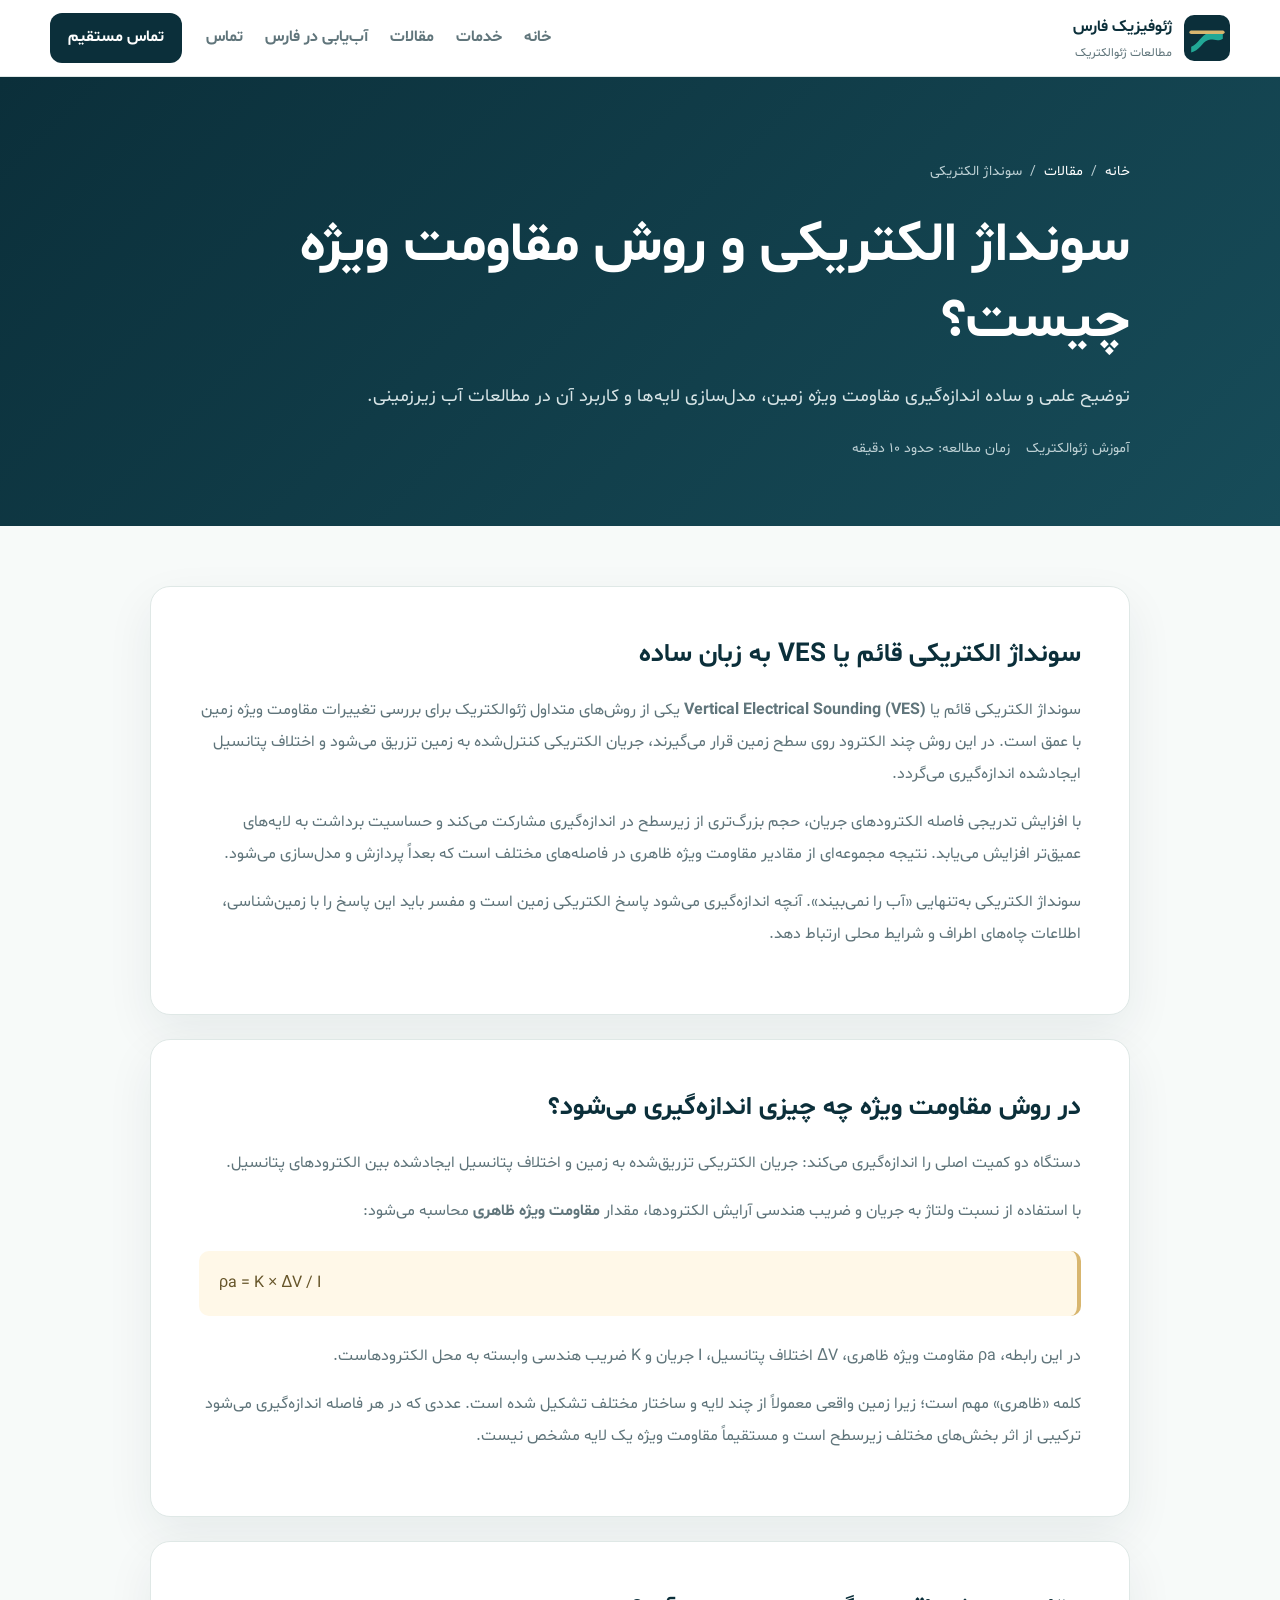
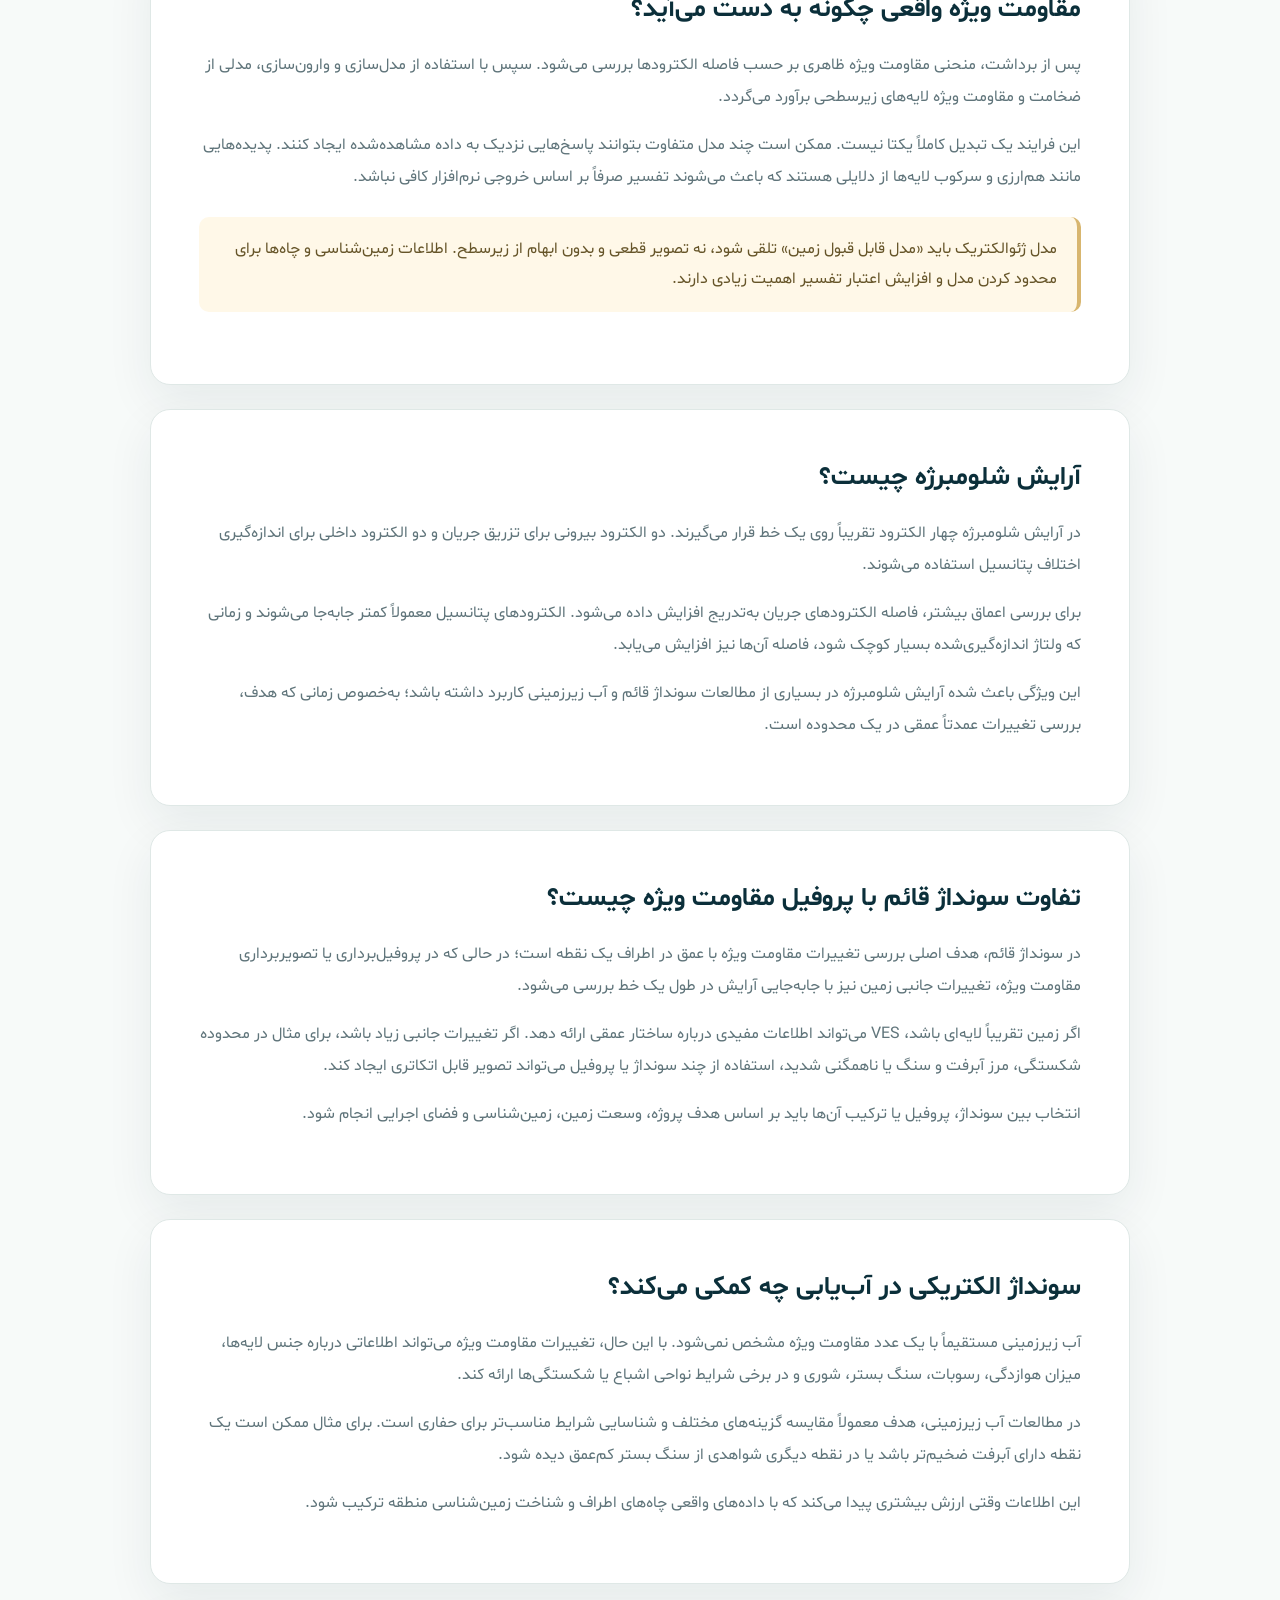
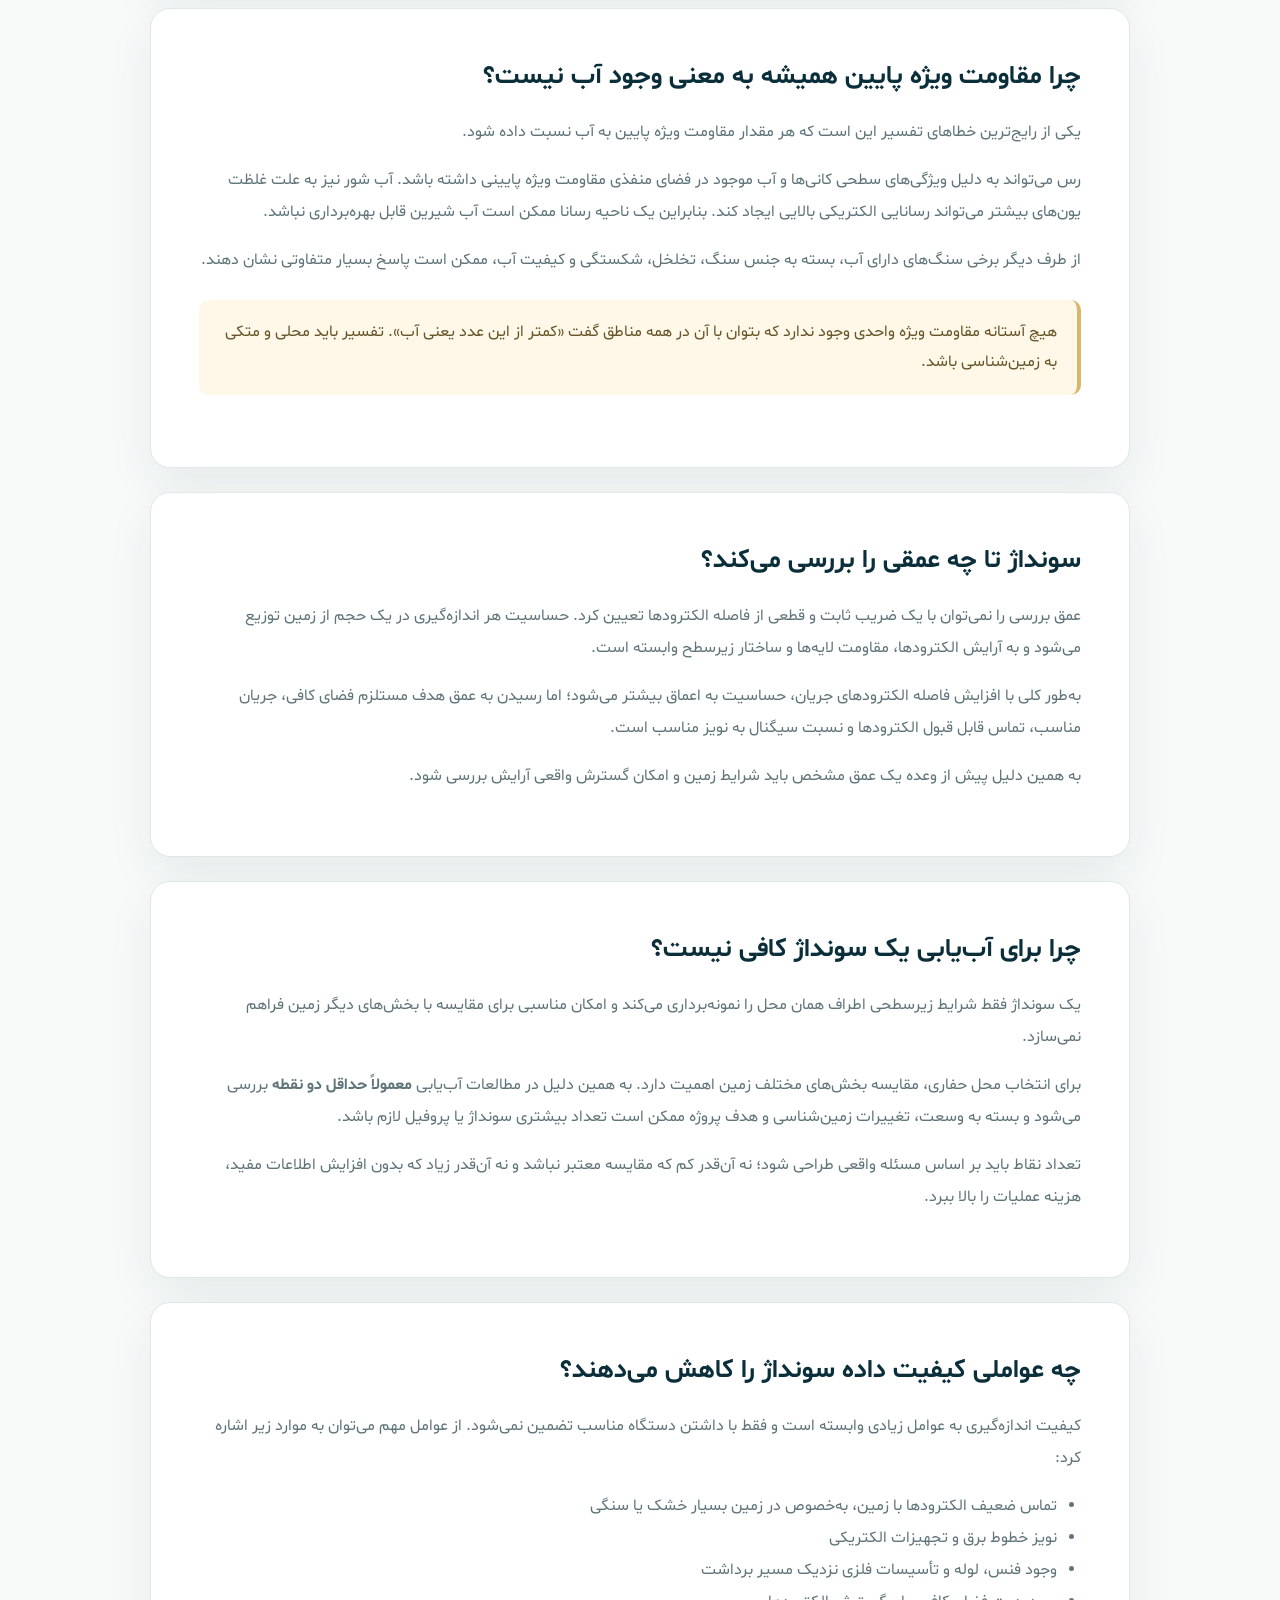
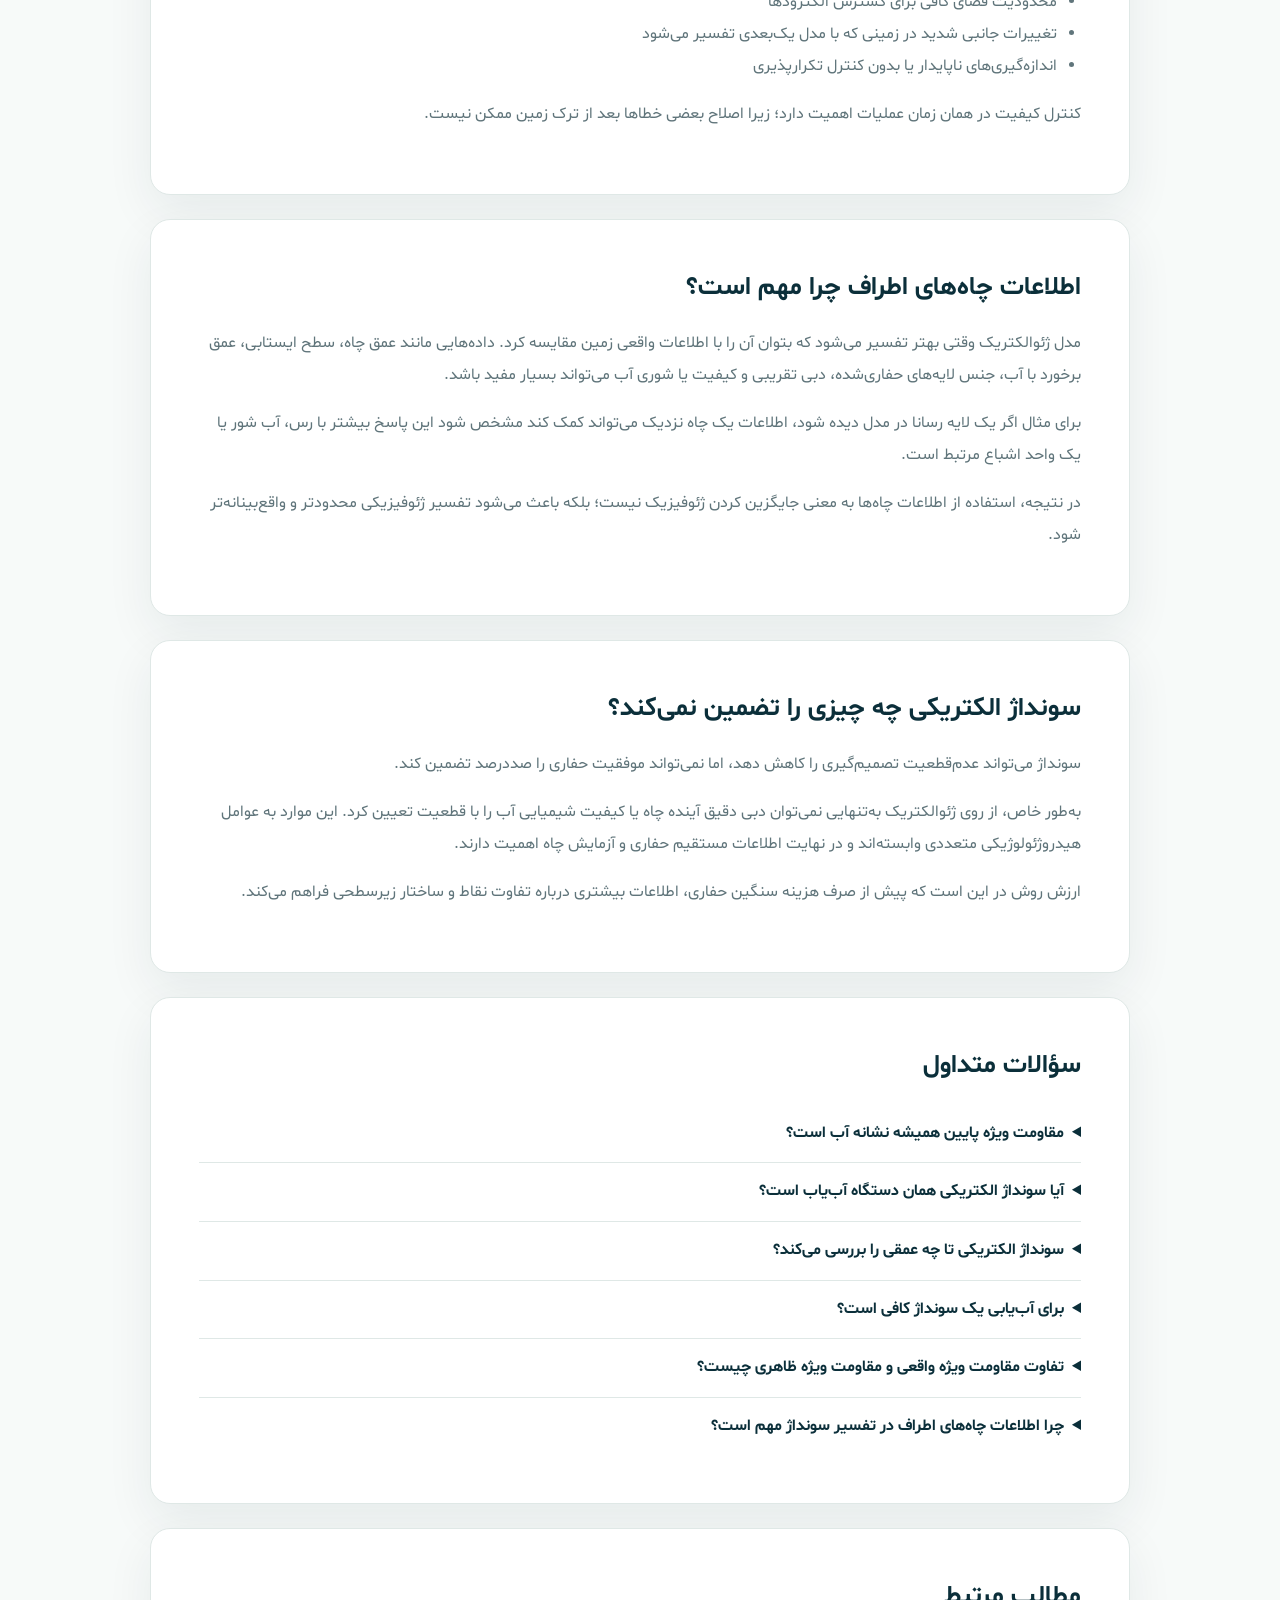
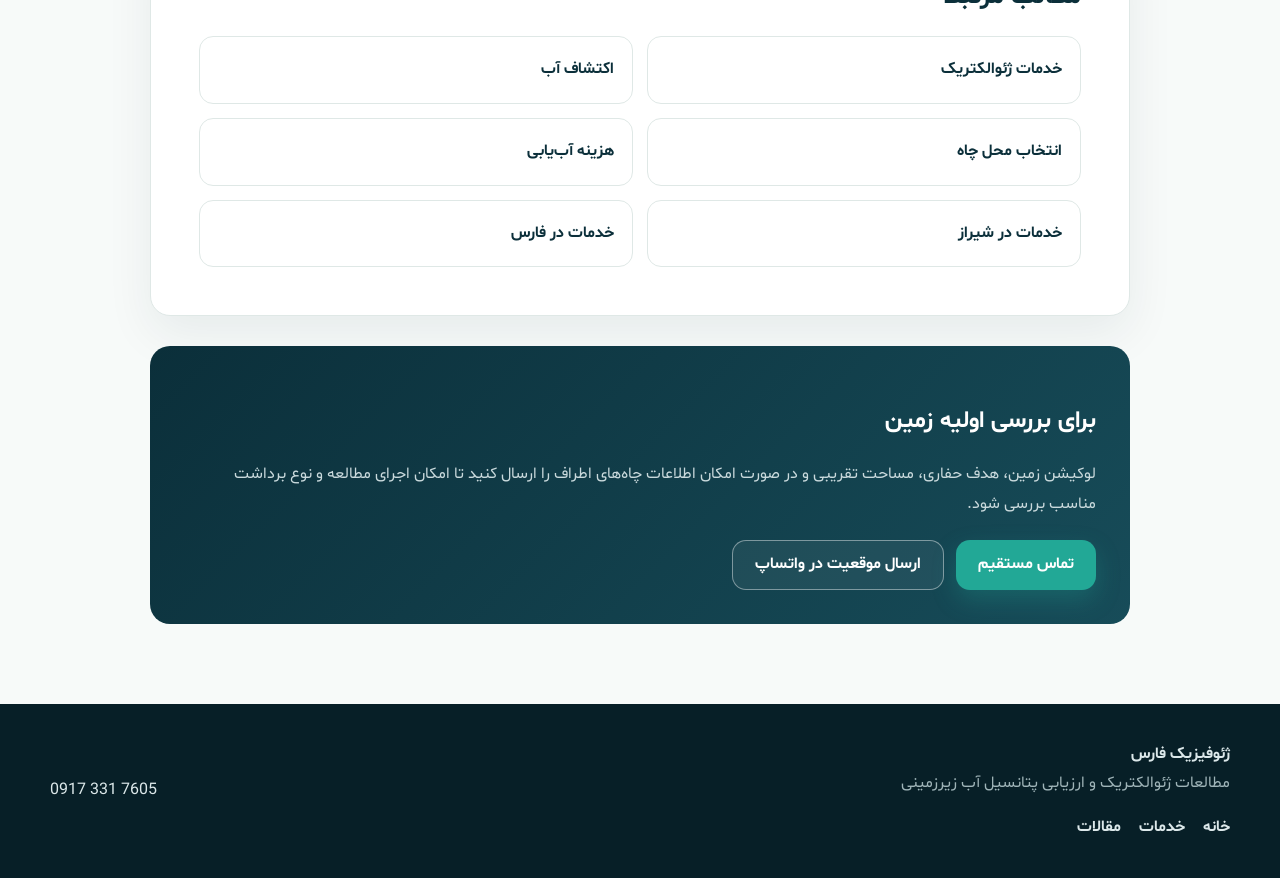
<file: articles/electrical-resistivity-survey/index.html>
<!doctype html>
<html lang="fa" dir="rtl">
<head>
  <meta charset="utf-8">
  <meta name="viewport" content="width=device-width, initial-scale=1">
  <title>سونداژ الکتریکی و روش مقاومت ویژه چیست؟</title>
  <meta name="description" content="آشنایی با سونداژ الکتریکی قائم VES، آرایش شلومبرژه، مقاومت ویژه ظاهری و کاربرد ژئوالکتریک در اکتشاف آب زیرزمینی.">
  <meta name="keywords" content="سونداژ الکتریکی چیست, VES ژئوفیزیک, آرایش شلومبرژه, مقاومت ویژه ظاهری">
  <meta name="robots" content="index, follow">
  <link rel="canonical" href="https://farsgeophysics.ir/articles/electrical-resistivity-survey/">
  <meta name="theme-color" content="#0b2f3a">
  <link rel="icon" href="/favicon.svg" type="image/svg+xml">
  <link rel="stylesheet" href="/styles.css">
  <link rel="stylesheet" href="/inner-pages.css">
  <meta property="og:title" content="سونداژ الکتریکی و روش مقاومت ویژه چیست؟">
  <meta property="og:description" content="آشنایی با سونداژ الکتریکی قائم VES، آرایش شلومبرژه، مقاومت ویژه ظاهری و کاربرد ژئوالکتریک در اکتشاف آب زیرزمینی.">
  <meta property="og:type" content="article">
  <meta property="og:url" content="https://farsgeophysics.ir/articles/electrical-resistivity-survey/">
  <meta property="og:image" content="https://farsgeophysics.ir/assets/hero.webp">
  <script type="application/ld+json">
  {
    "@context": "https://schema.org",
    "@graph": [
      {
        "@type": "Article",
        "@id": "https://farsgeophysics.ir/articles/electrical-resistivity-survey/#main",
        "name": "سونداژ الکتریکی و روش مقاومت ویژه چیست؟",
        "description": "آشنایی با سونداژ الکتریکی قائم VES، آرایش شلومبرژه، مقاومت ویژه ظاهری و کاربرد ژئوالکتریک در اکتشاف آب زیرزمینی.",
        "url": "https://farsgeophysics.ir/articles/electrical-resistivity-survey/",
        "provider": {
          "@id": "https://farsgeophysics.ir/#business"
        },
        "areaServed": [
          "فارس",
          "شیراز",
          "جنوب ایران"
        ]
      },
      {
        "@type": "FAQPage",
        "@id": "https://farsgeophysics.ir/articles/electrical-resistivity-survey/#faq",
        "mainEntity": [
          {
            "@type": "Question",
            "name": "مقاومت ویژه پایین همیشه نشانه آب است؟",
            "acceptedAnswer": {
              "@type": "Answer",
              "text": "خیر. رس، آب شور و برخی مواد رسانا نیز مقاومت ویژه پایین دارند. نتیجه باید همراه با زمین‌شناسی، اطلاعات چاه‌ها و سایر شواهد تفسیر شود."
            }
          },
          {
            "@type": "Question",
            "name": "آیا سونداژ الکتریکی همان دستگاه آب‌یاب است؟",
            "acceptedAnswer": {
              "@type": "Answer",
              "text": "سونداژ الکتریکی یک روش ژئوفیزیکی مبتنی بر تزریق جریان، اندازه‌گیری اختلاف پتانسیل و محاسبه مقاومت ویژه ظاهری است و با ابزارهایی که بدون برداشت استاندارد ادعای تشخیص قطعی آب دارند متفاوت است."
            }
          },
          {
            "@type": "Question",
            "name": "سونداژ الکتریکی تا چه عمقی را بررسی می‌کند؟",
            "acceptedAnswer": {
              "@type": "Answer",
              "text": "عمق بررسی یک عدد ثابت نیست و به فاصله الکترودها، آرایش برداشت، مقاومت زمین، کیفیت داده و ساختار زیرسطحی بستگی دارد. فاصله بیشتر الکترودهای جریان معمولاً حساسیت را به اعماق بیشتر افزایش می‌دهد."
            }
          },
          {
            "@type": "Question",
            "name": "برای آب‌یابی یک سونداژ کافی است؟",
            "acceptedAnswer": {
              "@type": "Answer",
              "text": "خیر. یک نقطه امکان مقایسه مناسب بین بخش‌های مختلف زمین را نمی‌دهد. برای مطالعات آب‌یابی معمولاً حداقل دو نقطه بررسی می‌شود و بسته به وسعت و تغییرات زمین‌شناسی ممکن است تعداد بیشتری لازم باشد."
            }
          },
          {
            "@type": "Question",
            "name": "تفاوت مقاومت ویژه واقعی و مقاومت ویژه ظاهری چیست؟",
            "acceptedAnswer": {
              "@type": "Answer",
              "text": "مقداری که مستقیماً از جریان، ولتاژ و هندسه الکترودها محاسبه می‌شود مقاومت ویژه ظاهری است. مقاومت ویژه واقعی لایه‌ها با تفسیر و مدل‌سازی داده‌های برداشت برآورد می‌شود."
            }
          },
          {
            "@type": "Question",
            "name": "چرا اطلاعات چاه‌های اطراف در تفسیر سونداژ مهم است؟",
            "acceptedAnswer": {
              "@type": "Answer",
              "text": "اطلاعاتی مانند عمق چاه، سطح آب، جنس لایه‌ها و کیفیت آب به ارتباط دادن مدل ژئوالکتریک با شرایط واقعی زمین کمک می‌کند و ابهام تفسیر را کاهش می‌دهد."
            }
          }
        ]
      }
    ]
  }
  </script>
</head>
<body class="inner-body">
  <header class="inner-header">
    <div class="container inner-nav">
      <a class="brand" href="/" aria-label="صفحه اصلی ژئوفیزیک فارس">
        <span class="brand-mark" aria-hidden="true"><svg viewBox="0 0 64 64"><rect width="64" height="64" rx="14"/><path class="wave" d="M10 44c10-3 14-17 24-19 8-2 13 4 20 0v8c-8 5-14-1-21 2-8 3-12 15-23 17z"/><path class="line" d="M10 24h44"/></svg></span>
        <span><strong>ژئوفیزیک فارس</strong><small>مطالعات ژئوالکتریک</small></span>
      </a>
      <nav class="inner-nav-links" aria-label="منوی صفحات داخلی"><a href="/">خانه</a><a href="/services/">خدمات</a><a href="/articles/">مقالات</a><a href="/water-exploration/fars/">آب‌یابی در فارس</a><a href="/#contact">تماس</a></nav>
      <a class="header-call" href="tel:+989173317605">تماس مستقیم</a>
    </div>
  </header>

  <main>
    <section class="inner-hero">
      <div class="container">
        <nav class="breadcrumbs" aria-label="مسیر صفحه"><a href="/">خانه</a><span>/</span><a href="/articles/">مقالات</a><span>/</span><span>سونداژ الکتریکی</span></nav>
        <h1>سونداژ الکتریکی و روش مقاومت ویژه چیست؟</h1>
        <p class="inner-lead">توضیح علمی و ساده اندازه‌گیری مقاومت ویژه زمین، مدل‌سازی لایه‌ها و کاربرد آن در مطالعات آب زیرزمینی.</p>
        <div class="article-meta"><span>آموزش ژئوالکتریک</span><span>زمان مطالعه: حدود ۱۰ دقیقه</span></div>
      </div>
    </section>

    <div class="container inner-content">
      <article class="content-card">
        <h2>سونداژ الکتریکی قائم یا VES به زبان ساده</h2>
        <p>سونداژ الکتریکی قائم یا <strong>Vertical Electrical Sounding (VES)</strong> یکی از روش‌های متداول ژئوالکتریک برای بررسی تغییرات مقاومت ویژه زمین با عمق است. در این روش چند الکترود روی سطح زمین قرار می‌گیرند، جریان الکتریکی کنترل‌شده به زمین تزریق می‌شود و اختلاف پتانسیل ایجادشده اندازه‌گیری می‌گردد.</p>
        <p>با افزایش تدریجی فاصله الکترودهای جریان، حجم بزرگ‌تری از زیرسطح در اندازه‌گیری مشارکت می‌کند و حساسیت برداشت به لایه‌های عمیق‌تر افزایش می‌یابد. نتیجه مجموعه‌ای از مقادیر مقاومت ویژه ظاهری در فاصله‌های مختلف است که بعداً پردازش و مدل‌سازی می‌شود.</p>
        <p>سونداژ الکتریکی به‌تنهایی «آب را نمی‌بیند». آنچه اندازه‌گیری می‌شود پاسخ الکتریکی زمین است و مفسر باید این پاسخ را با زمین‌شناسی، اطلاعات چاه‌های اطراف و شرایط محلی ارتباط دهد.</p>
      </article>

      <article class="content-card">
        <h2>در روش مقاومت ویژه چه چیزی اندازه‌گیری می‌شود؟</h2>
        <p>دستگاه دو کمیت اصلی را اندازه‌گیری می‌کند: جریان الکتریکی تزریق‌شده به زمین و اختلاف پتانسیل ایجادشده بین الکترودهای پتانسیل.</p>
        <p>با استفاده از نسبت ولتاژ به جریان و ضریب هندسی آرایش الکترودها، مقدار <strong>مقاومت ویژه ظاهری</strong> محاسبه می‌شود:</p>
        <div class="notice" dir="ltr">ρa = K × ΔV / I</div>
        <p>در این رابطه، <span dir="ltr">ρa</span> مقاومت ویژه ظاهری، <span dir="ltr">ΔV</span> اختلاف پتانسیل، <span dir="ltr">I</span> جریان و <span dir="ltr">K</span> ضریب هندسی وابسته به محل الکترودهاست.</p>
        <p>کلمه «ظاهری» مهم است؛ زیرا زمین واقعی معمولاً از چند لایه و ساختار مختلف تشکیل شده است. عددی که در هر فاصله اندازه‌گیری می‌شود ترکیبی از اثر بخش‌های مختلف زیرسطح است و مستقیماً مقاومت ویژه یک لایه مشخص نیست.</p>
      </article>

      <article class="content-card">
        <h2>مقاومت ویژه واقعی چگونه به دست می‌آید؟</h2>
        <p>پس از برداشت، منحنی مقاومت ویژه ظاهری بر حسب فاصله الکترودها بررسی می‌شود. سپس با استفاده از مدل‌سازی و وارون‌سازی، مدلی از ضخامت و مقاومت ویژه لایه‌های زیرسطحی برآورد می‌گردد.</p>
        <p>این فرایند یک تبدیل کاملاً یکتا نیست. ممکن است چند مدل متفاوت بتوانند پاسخ‌هایی نزدیک به داده مشاهده‌شده ایجاد کنند. پدیده‌هایی مانند هم‌ارزی و سرکوب لایه‌ها از دلایلی هستند که باعث می‌شوند تفسیر صرفاً بر اساس خروجی نرم‌افزار کافی نباشد.</p>
        <div class="notice">مدل ژئوالکتریک باید «مدل قابل قبول زمین» تلقی شود، نه تصویر قطعی و بدون ابهام از زیرسطح. اطلاعات زمین‌شناسی و چاه‌ها برای محدود کردن مدل و افزایش اعتبار تفسیر اهمیت زیادی دارند.</div>
      </article>

      <article class="content-card">
        <h2>آرایش شلومبرژه چیست؟</h2>
        <p>در آرایش شلومبرژه چهار الکترود تقریباً روی یک خط قرار می‌گیرند. دو الکترود بیرونی برای تزریق جریان و دو الکترود داخلی برای اندازه‌گیری اختلاف پتانسیل استفاده می‌شوند.</p>
        <p>برای بررسی اعماق بیشتر، فاصله الکترودهای جریان به‌تدریج افزایش داده می‌شود. الکترودهای پتانسیل معمولاً کمتر جابه‌جا می‌شوند و زمانی که ولتاژ اندازه‌گیری‌شده بسیار کوچک شود، فاصله آن‌ها نیز افزایش می‌یابد.</p>
        <p>این ویژگی باعث شده آرایش شلومبرژه در بسیاری از مطالعات سونداژ قائم و آب زیرزمینی کاربرد داشته باشد؛ به‌خصوص زمانی که هدف، بررسی تغییرات عمدتاً عمقی در یک محدوده است.</p>
      </article>

      <article class="content-card">
        <h2>تفاوت سونداژ قائم با پروفیل مقاومت ویژه چیست؟</h2>
        <p>در سونداژ قائم، هدف اصلی بررسی تغییرات مقاومت ویژه با عمق در اطراف یک نقطه است؛ در حالی که در پروفیل‌برداری یا تصویربرداری مقاومت ویژه، تغییرات جانبی زمین نیز با جابه‌جایی آرایش در طول یک خط بررسی می‌شود.</p>
        <p>اگر زمین تقریباً لایه‌ای باشد، VES می‌تواند اطلاعات مفیدی درباره ساختار عمقی ارائه دهد. اگر تغییرات جانبی زیاد باشد، برای مثال در محدوده شکستگی، مرز آبرفت و سنگ یا ناهمگنی شدید، استفاده از چند سونداژ یا پروفیل می‌تواند تصویر قابل اتکاتری ایجاد کند.</p>
        <p>انتخاب بین سونداژ، پروفیل یا ترکیب آن‌ها باید بر اساس هدف پروژه، وسعت زمین، زمین‌شناسی و فضای اجرایی انجام شود.</p>
      </article>

      <article class="content-card">
        <h2>سونداژ الکتریکی در آب‌یابی چه کمکی می‌کند؟</h2>
        <p>آب زیرزمینی مستقیماً با یک عدد مقاومت ویژه مشخص نمی‌شود. با این حال، تغییرات مقاومت ویژه می‌تواند اطلاعاتی درباره جنس لایه‌ها، میزان هوازدگی، رسوبات، سنگ بستر، شوری و در برخی شرایط نواحی اشباع یا شکستگی‌ها ارائه کند.</p>
        <p>در مطالعات آب زیرزمینی، هدف معمولاً مقایسه گزینه‌های مختلف و شناسایی شرایط مناسب‌تر برای حفاری است. برای مثال ممکن است یک نقطه دارای آبرفت ضخیم‌تر باشد یا در نقطه دیگری شواهدی از سنگ بستر کم‌عمق دیده شود.</p>
        <p>این اطلاعات وقتی ارزش بیشتری پیدا می‌کند که با داده‌های واقعی چاه‌های اطراف و شناخت زمین‌شناسی منطقه ترکیب شود.</p>
      </article>

      <article class="content-card">
        <h2>چرا مقاومت ویژه پایین همیشه به معنی وجود آب نیست؟</h2>
        <p>یکی از رایج‌ترین خطاهای تفسیر این است که هر مقدار مقاومت ویژه پایین به آب نسبت داده شود.</p>
        <p>رس می‌تواند به دلیل ویژگی‌های سطحی کانی‌ها و آب موجود در فضای منفذی مقاومت ویژه پایینی داشته باشد. آب شور نیز به علت غلظت یون‌های بیشتر می‌تواند رسانایی الکتریکی بالایی ایجاد کند. بنابراین یک ناحیه رسانا ممکن است آب شیرین قابل بهره‌برداری نباشد.</p>
        <p>از طرف دیگر برخی سنگ‌های دارای آب، بسته به جنس سنگ، تخلخل، شکستگی و کیفیت آب، ممکن است پاسخ بسیار متفاوتی نشان دهند.</p>
        <div class="notice">هیچ آستانه مقاومت ویژه واحدی وجود ندارد که بتوان با آن در همه مناطق گفت «کمتر از این عدد یعنی آب». تفسیر باید محلی و متکی به زمین‌شناسی باشد.</div>
      </article>

      <article class="content-card">
        <h2>سونداژ تا چه عمقی را بررسی می‌کند؟</h2>
        <p>عمق بررسی را نمی‌توان با یک ضریب ثابت و قطعی از فاصله الکترودها تعیین کرد. حساسیت هر اندازه‌گیری در یک حجم از زمین توزیع می‌شود و به آرایش الکترودها، مقاومت لایه‌ها و ساختار زیرسطح وابسته است.</p>
        <p>به‌طور کلی با افزایش فاصله الکترودهای جریان، حساسیت به اعماق بیشتر می‌شود؛ اما رسیدن به عمق هدف مستلزم فضای کافی، جریان مناسب، تماس قابل قبول الکترودها و نسبت سیگنال به نویز مناسب است.</p>
        <p>به همین دلیل پیش از وعده یک عمق مشخص باید شرایط زمین و امکان گسترش واقعی آرایش بررسی شود.</p>
      </article>

      <article class="content-card">
        <h2>چرا برای آب‌یابی یک سونداژ کافی نیست؟</h2>
        <p>یک سونداژ فقط شرایط زیرسطحی اطراف همان محل را نمونه‌برداری می‌کند و امکان مناسبی برای مقایسه با بخش‌های دیگر زمین فراهم نمی‌سازد.</p>
        <p>برای انتخاب محل حفاری، مقایسه بخش‌های مختلف زمین اهمیت دارد. به همین دلیل در مطالعات آب‌یابی <strong>معمولاً حداقل دو نقطه</strong> بررسی می‌شود و بسته به وسعت، تغییرات زمین‌شناسی و هدف پروژه ممکن است تعداد بیشتری سونداژ یا پروفیل لازم باشد.</p>
        <p>تعداد نقاط باید بر اساس مسئله واقعی طراحی شود؛ نه آن‌قدر کم که مقایسه معتبر نباشد و نه آن‌قدر زیاد که بدون افزایش اطلاعات مفید، هزینه عملیات را بالا ببرد.</p>
      </article>

      <article class="content-card">
        <h2>چه عواملی کیفیت داده سونداژ را کاهش می‌دهند؟</h2>
        <p>کیفیت اندازه‌گیری به عوامل زیادی وابسته است و فقط با داشتن دستگاه مناسب تضمین نمی‌شود. از عوامل مهم می‌توان به موارد زیر اشاره کرد:</p>
        <ul>
          <li>تماس ضعیف الکترودها با زمین، به‌خصوص در زمین بسیار خشک یا سنگی</li>
          <li>نویز خطوط برق و تجهیزات الکتریکی</li>
          <li>وجود فنس، لوله و تأسیسات فلزی نزدیک مسیر برداشت</li>
          <li>محدودیت فضای کافی برای گسترش الکترودها</li>
          <li>تغییرات جانبی شدید در زمینی که با مدل یک‌بعدی تفسیر می‌شود</li>
          <li>اندازه‌گیری‌های ناپایدار یا بدون کنترل تکرارپذیری</li>
        </ul>
        <p>کنترل کیفیت در همان زمان عملیات اهمیت دارد؛ زیرا اصلاح بعضی خطاها بعد از ترک زمین ممکن نیست.</p>
      </article>

      <article class="content-card">
        <h2>اطلاعات چاه‌های اطراف چرا مهم است؟</h2>
        <p>مدل ژئوالکتریک وقتی بهتر تفسیر می‌شود که بتوان آن را با اطلاعات واقعی زمین مقایسه کرد. داده‌هایی مانند عمق چاه، سطح ایستابی، عمق برخورد با آب، جنس لایه‌های حفاری‌شده، دبی تقریبی و کیفیت یا شوری آب می‌تواند بسیار مفید باشد.</p>
        <p>برای مثال اگر یک لایه رسانا در مدل دیده شود، اطلاعات یک چاه نزدیک می‌تواند کمک کند مشخص شود این پاسخ بیشتر با رس، آب شور یا یک واحد اشباع مرتبط است.</p>
        <p>در نتیجه، استفاده از اطلاعات چاه‌ها به معنی جایگزین کردن ژئوفیزیک نیست؛ بلکه باعث می‌شود تفسیر ژئوفیزیکی محدودتر و واقع‌بینانه‌تر شود.</p>
      </article>

      <article class="content-card">
        <h2>سونداژ الکتریکی چه چیزی را تضمین نمی‌کند؟</h2>
        <p>سونداژ می‌تواند عدم‌قطعیت تصمیم‌گیری را کاهش دهد، اما نمی‌تواند موفقیت حفاری را صددرصد تضمین کند.</p>
        <p>به‌طور خاص، از روی ژئوالکتریک به‌تنهایی نمی‌توان دبی دقیق آینده چاه یا کیفیت شیمیایی آب را با قطعیت تعیین کرد. این موارد به عوامل هیدروژئولوژیکی متعددی وابسته‌اند و در نهایت اطلاعات مستقیم حفاری و آزمایش چاه اهمیت دارند.</p>
        <p>ارزش روش در این است که پیش از صرف هزینه سنگین حفاری، اطلاعات بیشتری درباره تفاوت نقاط و ساختار زیرسطحی فراهم می‌کند.</p>
      </article>

      <article class="content-card">
        <h2 id="faq">سؤالات متداول</h2>
        <div class="faq-stack">
          <details><summary>مقاومت ویژه پایین همیشه نشانه آب است؟</summary><p>خیر. رس، آب شور و برخی مواد رسانا نیز مقاومت ویژه پایین دارند. نتیجه باید همراه با زمین‌شناسی، اطلاعات چاه‌ها و سایر شواهد تفسیر شود.</p></details>
          <details><summary>آیا سونداژ الکتریکی همان دستگاه آب‌یاب است؟</summary><p>سونداژ الکتریکی یک روش ژئوفیزیکی مبتنی بر تزریق جریان، اندازه‌گیری اختلاف پتانسیل و محاسبه مقاومت ویژه ظاهری است و با ابزارهایی که بدون برداشت استاندارد ادعای تشخیص قطعی آب دارند متفاوت است.</p></details>
          <details><summary>سونداژ الکتریکی تا چه عمقی را بررسی می‌کند؟</summary><p>عمق بررسی یک عدد ثابت نیست و به فاصله الکترودها، آرایش برداشت، مقاومت زمین، کیفیت داده و ساختار زیرسطحی بستگی دارد. فاصله بیشتر الکترودهای جریان معمولاً حساسیت را به اعماق بیشتر افزایش می‌دهد.</p></details>
          <details><summary>برای آب‌یابی یک سونداژ کافی است؟</summary><p>خیر. یک نقطه امکان مقایسه مناسب بین بخش‌های مختلف زمین را نمی‌دهد. برای مطالعات آب‌یابی معمولاً حداقل دو نقطه بررسی می‌شود و بسته به وسعت و تغییرات زمین‌شناسی ممکن است تعداد بیشتری لازم باشد.</p></details>
          <details><summary>تفاوت مقاومت ویژه واقعی و مقاومت ویژه ظاهری چیست؟</summary><p>مقداری که مستقیماً از جریان، ولتاژ و هندسه الکترودها محاسبه می‌شود مقاومت ویژه ظاهری است. مقاومت ویژه واقعی لایه‌ها با تفسیر و مدل‌سازی داده‌های برداشت برآورد می‌شود.</p></details>
          <details><summary>چرا اطلاعات چاه‌های اطراف در تفسیر سونداژ مهم است؟</summary><p>اطلاعاتی مانند عمق چاه، سطح آب، جنس لایه‌ها و کیفیت آب به ارتباط دادن مدل ژئوالکتریک با شرایط واقعی زمین کمک می‌کند و ابهام تفسیر را کاهش می‌دهد.</p></details>
        </div>
      </article>

      <article class="content-card">
        <h2>مطالب مرتبط</h2>
        <div class="related-links"><a href="/services/geoelectrical-survey/">خدمات ژئوالکتریک</a><a href="/services/groundwater-exploration/">اکتشاف آب</a><a href="/articles/best-location-for-drilling-water-well/">انتخاب محل چاه</a><a href="/articles/water-exploration-cost/">هزینه آب‌یابی</a><a href="/water-exploration/shiraz/">خدمات در شیراز</a><a href="/water-exploration/fars/">خدمات در فارس</a></div>
      </article>

      <section class="inner-cta">
        <h2>برای بررسی اولیه زمین</h2>
        <p>لوکیشن زمین، هدف حفاری، مساحت تقریبی و در صورت امکان اطلاعات چاه‌های اطراف را ارسال کنید تا امکان اجرای مطالعه و نوع برداشت مناسب بررسی شود.</p>
        <div class="inner-cta-actions"><a class="btn btn-primary" href="tel:+989173317605">تماس مستقیم</a><a class="btn btn-secondary" href="https://wa.me/989173317605" target="_blank" rel="noopener">ارسال موقعیت در واتساپ</a></div>
      </section>
    </div>
  </main>

  <footer class="inner-footer">
    <div class="container">
      <div><strong>ژئوفیزیک فارس</strong><p>مطالعات ژئوالکتریک و ارزیابی پتانسیل آب زیرزمینی</p><nav class="inner-footer-links" aria-label="دسترسی سریع"><a href="/">خانه</a><a href="/services/">خدمات</a><a href="/articles/">مقالات</a></nav></div>
      <div><a href="tel:+989173317605" dir="ltr">0917 331 7605</a></div>
    </div>
  </footer>
</body>
</html>
</file>
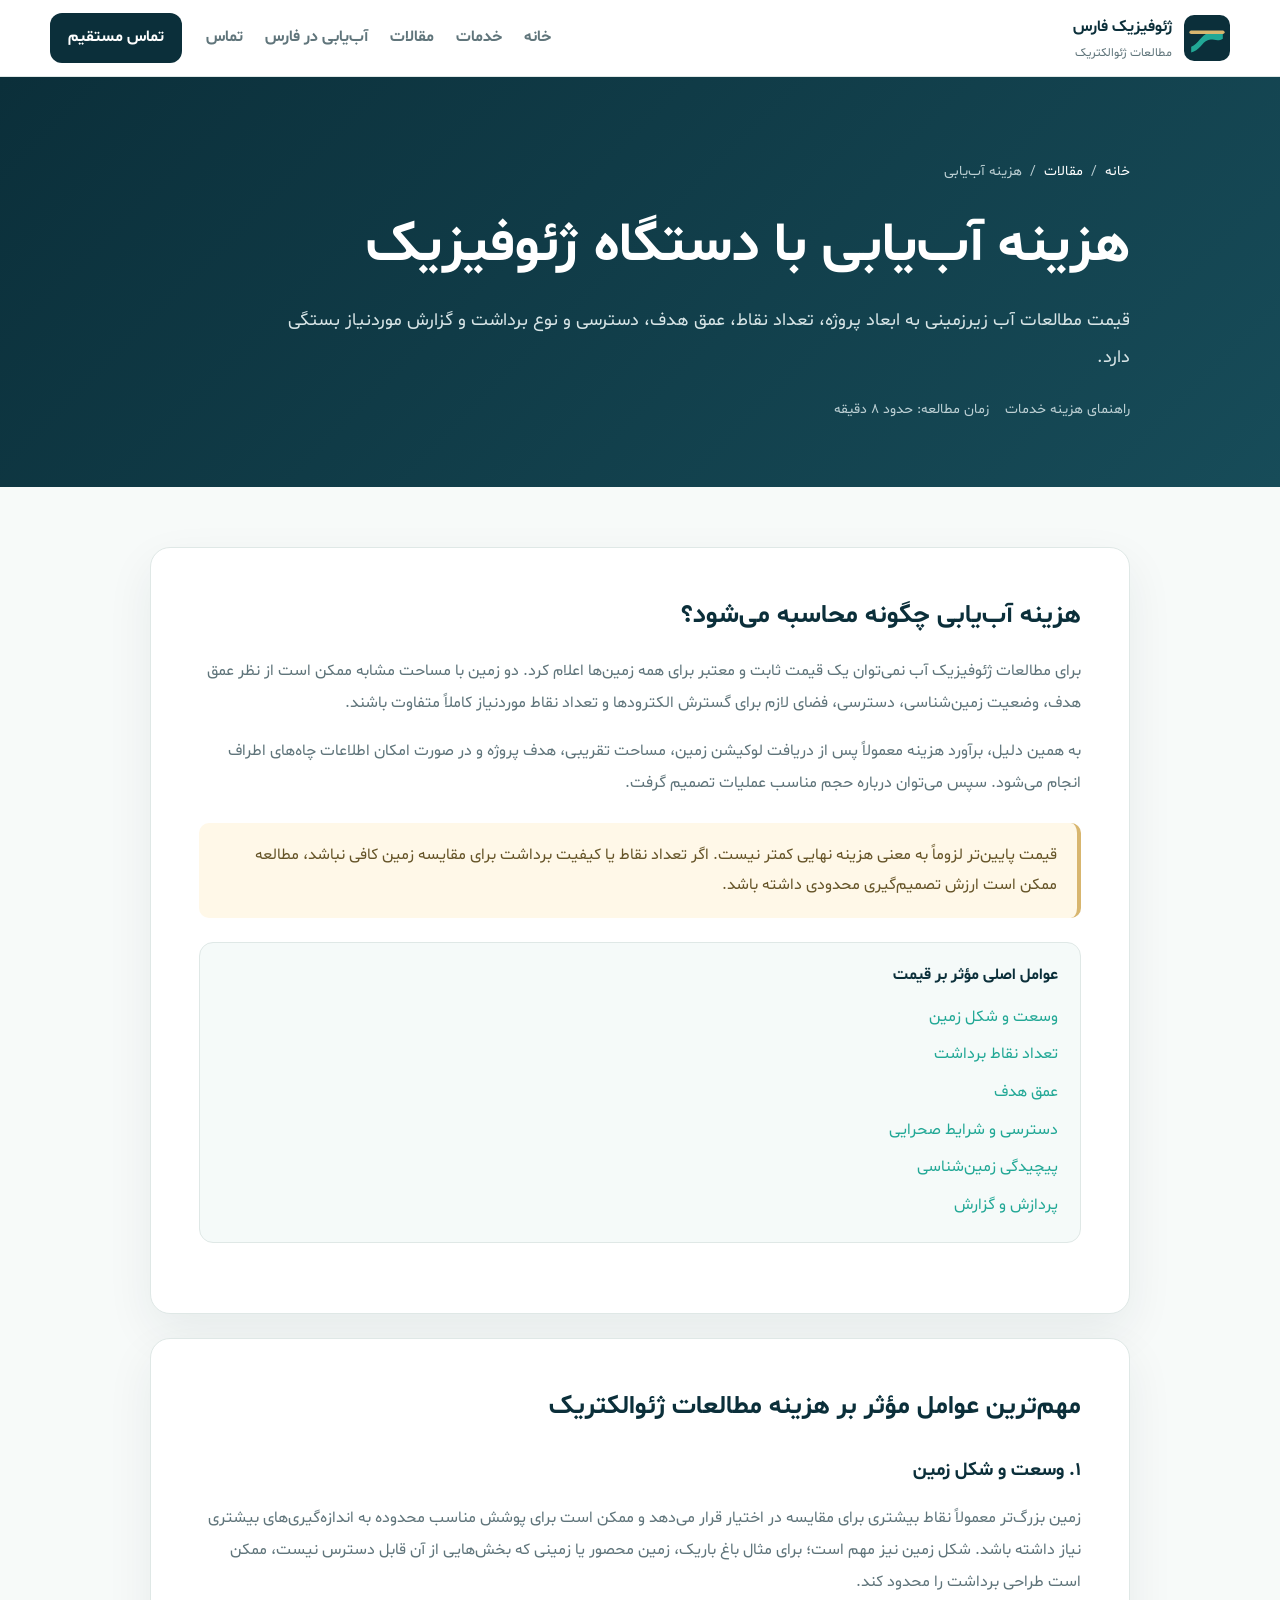
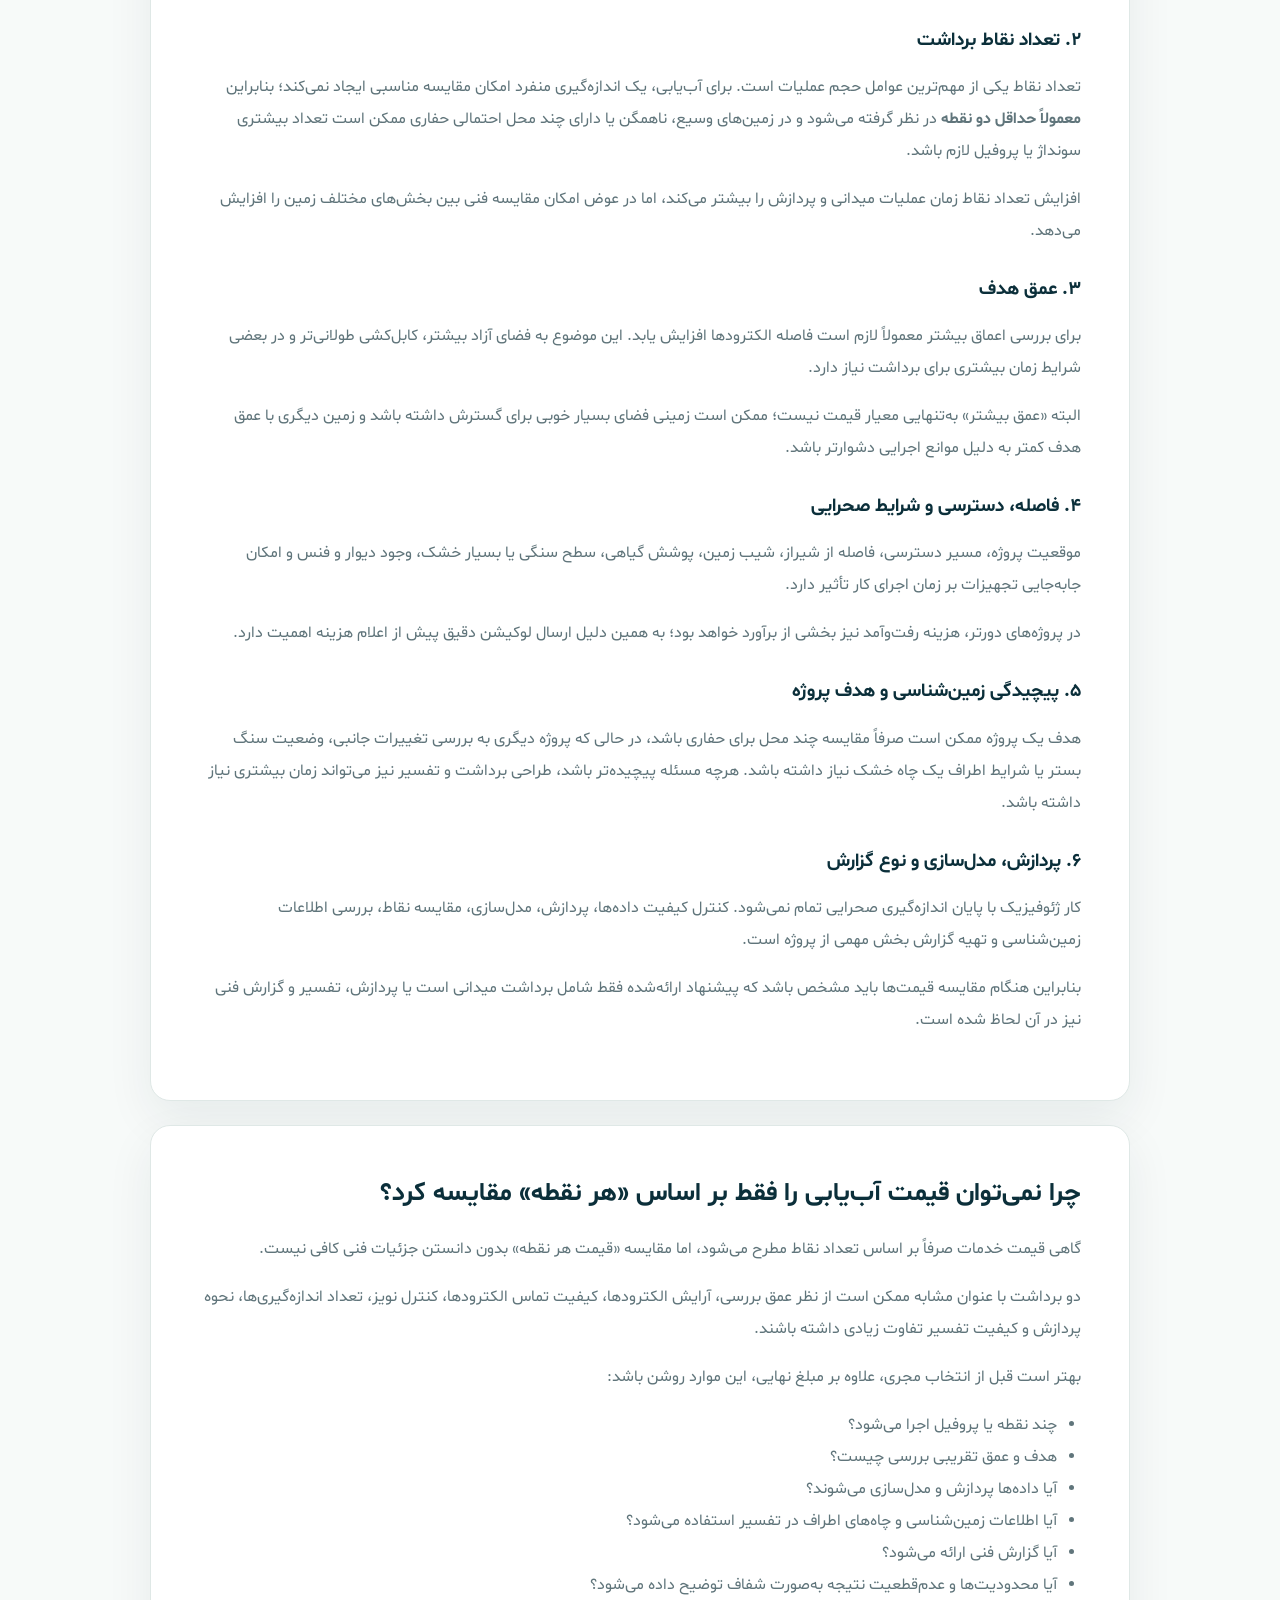
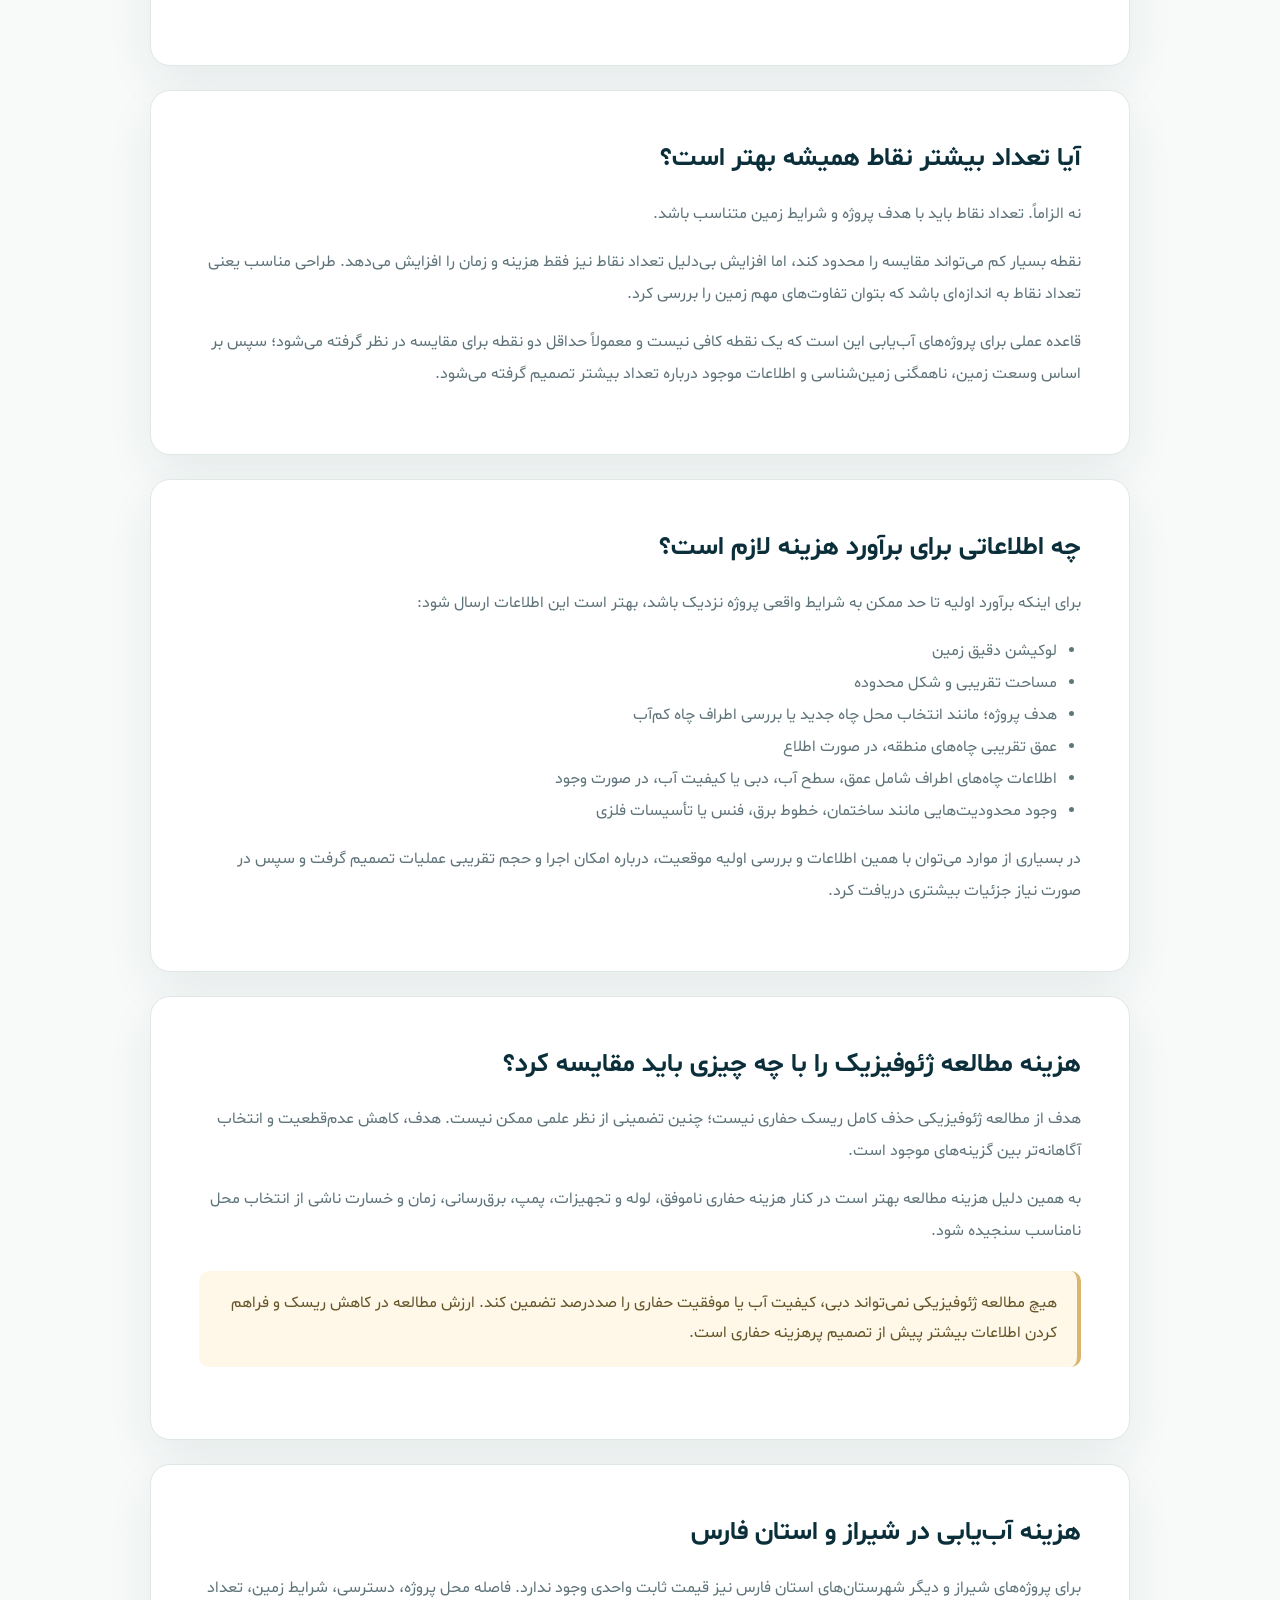
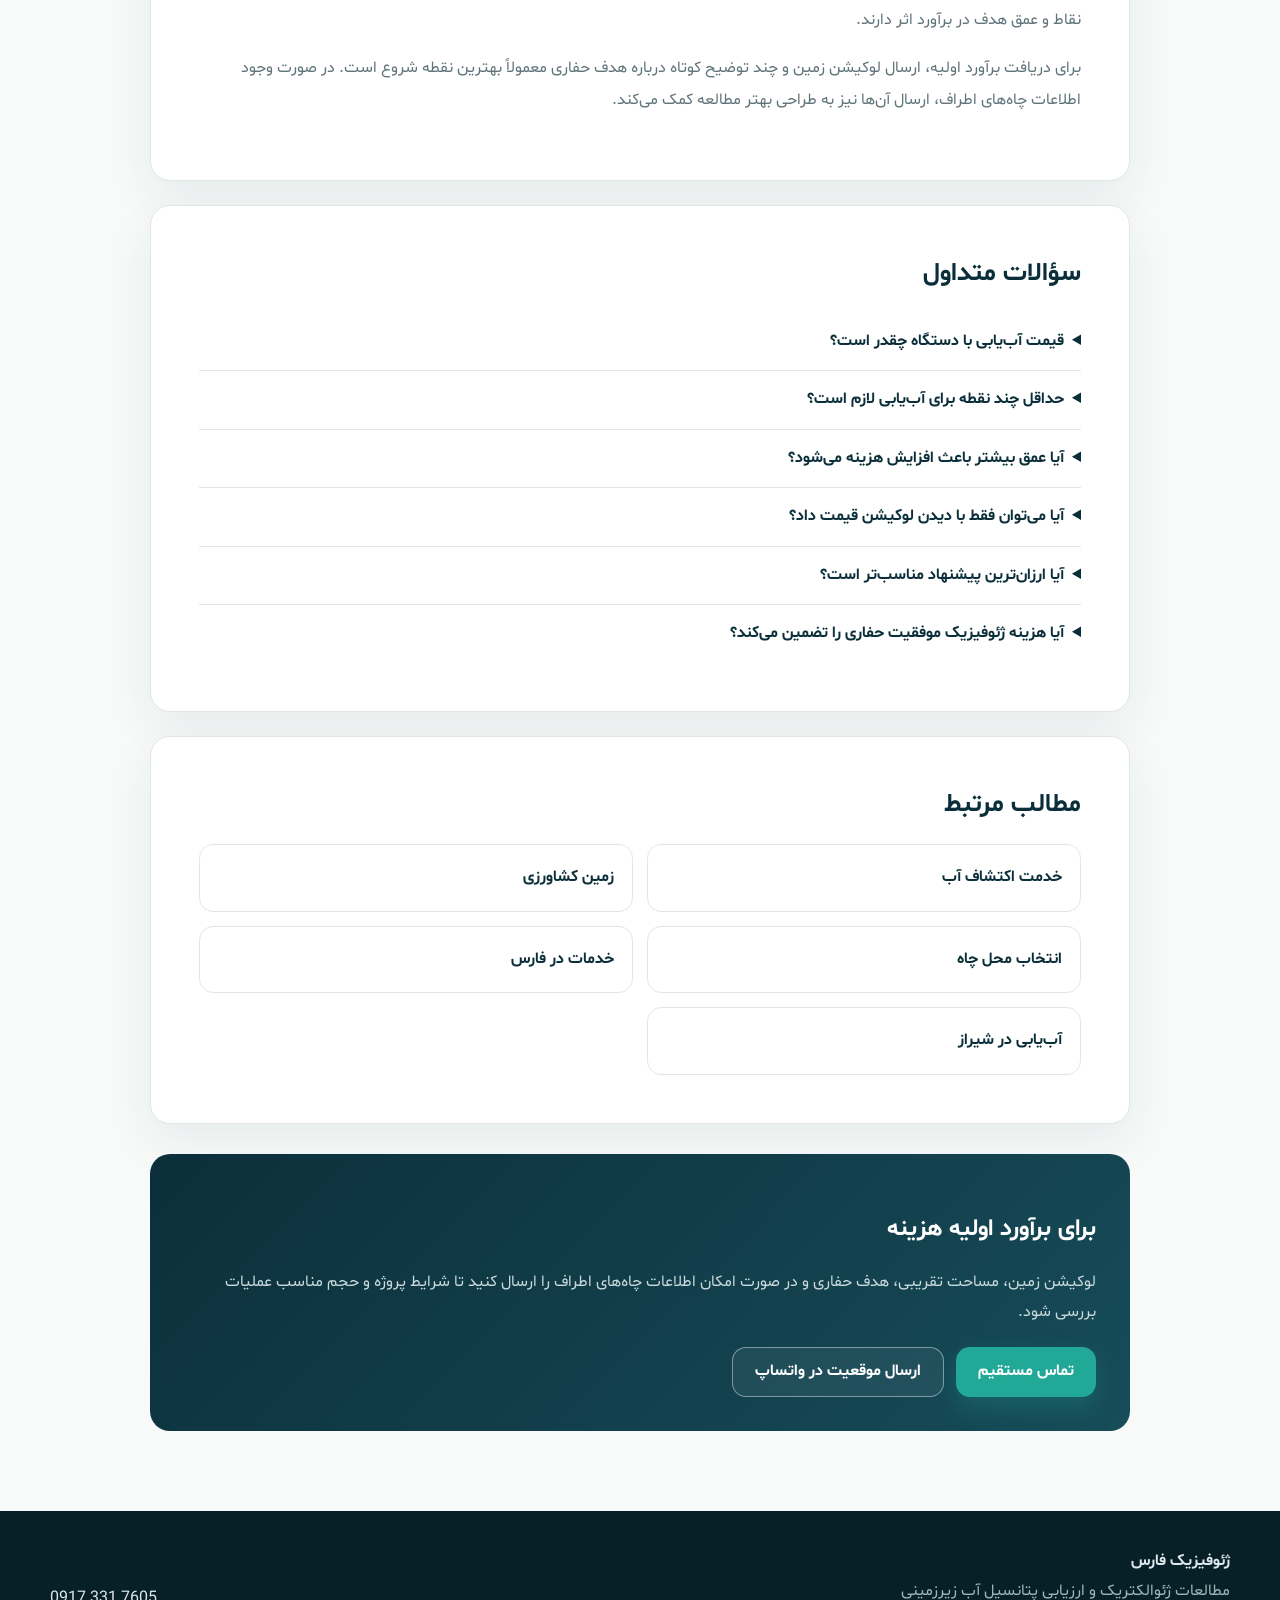
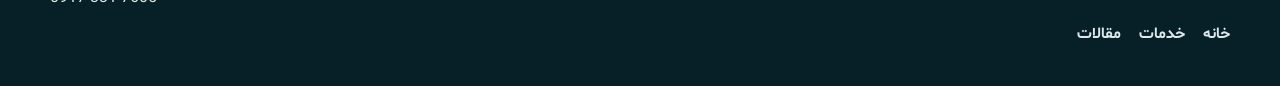
<file: articles/water-exploration-cost/index.html>
<!doctype html>
<html lang="fa" dir="rtl">
<head>
  <meta charset="utf-8">
  <meta name="viewport" content="width=device-width, initial-scale=1">
  <title>هزینه آب‌یابی با دستگاه ژئوفیزیک چقدر است؟</title>
  <meta name="description" content="عوامل مؤثر بر هزینه آب‌یابی با دستگاه ژئوفیزیک، تعداد سونداژها، عمق هدف، وسعت زمین و شرایط اجرای مطالعات ژئوالکتریک.">
  <meta name="keywords" content="هزینه آب یابی, قیمت آب یابی با دستگاه, تعرفه ژئوفیزیک آب, هزینه سونداژ الکتریکی">
  <meta name="robots" content="index, follow">
  <link rel="canonical" href="https://farsgeophysics.ir/articles/water-exploration-cost/">
  <meta name="theme-color" content="#0b2f3a">
  <link rel="icon" href="/favicon.svg" type="image/svg+xml">
  <link rel="stylesheet" href="/styles.css">
  <link rel="stylesheet" href="/inner-pages.css">
  <meta property="og:title" content="هزینه آب‌یابی با دستگاه ژئوفیزیک چقدر است؟">
  <meta property="og:description" content="عوامل مؤثر بر هزینه آب‌یابی با دستگاه ژئوفیزیک، تعداد سونداژها، عمق هدف، وسعت زمین و شرایط اجرای مطالعات ژئوالکتریک.">
  <meta property="og:type" content="article">
  <meta property="og:url" content="https://farsgeophysics.ir/articles/water-exploration-cost/">
  <meta property="og:image" content="https://farsgeophysics.ir/assets/hero.webp">
  <script type="application/ld+json">
  {
    "@context": "https://schema.org",
    "@graph": [
      {
        "@type": "Article",
        "@id": "https://farsgeophysics.ir/articles/water-exploration-cost/#main",
        "name": "هزینه آب‌یابی با دستگاه ژئوفیزیک",
        "description": "عوامل مؤثر بر هزینه آب‌یابی با دستگاه ژئوفیزیک، تعداد سونداژها، عمق هدف، وسعت زمین و شرایط اجرای مطالعات ژئوالکتریک.",
        "url": "https://farsgeophysics.ir/articles/water-exploration-cost/",
        "provider": {
          "@id": "https://farsgeophysics.ir/#business"
        },
        "areaServed": [
          "فارس",
          "شیراز",
          "جنوب ایران"
        ]
      },
      {
        "@type": "FAQPage",
        "@id": "https://farsgeophysics.ir/articles/water-exploration-cost/#faq",
        "mainEntity": [
          {
            "@type": "Question",
            "name": "قیمت آب‌یابی با دستگاه چقدر است؟",
            "acceptedAnswer": {
              "@type": "Answer",
              "text": "قیمت ثابت و واحدی وجود ندارد. هزینه پس از بررسی موقعیت زمین، وسعت، هدف مطالعه، عمق مورد انتظار، شرایط دسترسی و تعداد نقاط موردنیاز تعیین می‌شود."
            }
          },
          {
            "@type": "Question",
            "name": "حداقل چند نقطه برای آب‌یابی لازم است؟",
            "acceptedAnswer": {
              "@type": "Answer",
              "text": "برای امکان مقایسه، یک نقطه به‌تنهایی کافی نیست و معمولاً حداقل دو نقطه اندازه‌گیری در نظر گرفته می‌شود. در زمین‌های بزرگ یا دارای تغییرات زمین‌شناسی، تعداد بیشتری لازم است."
            }
          },
          {
            "@type": "Question",
            "name": "آیا عمق بیشتر باعث افزایش هزینه می‌شود؟",
            "acceptedAnswer": {
              "@type": "Answer",
              "text": "ممکن است. بررسی اعماق بیشتر معمولاً به گسترش بیشتر الکترودها، فضای مناسب‌تر و زمان عملیات بیشتری نیاز دارد، اما اثر آن به شرایط واقعی پروژه وابسته است."
            }
          },
          {
            "@type": "Question",
            "name": "آیا می‌توان فقط با دیدن لوکیشن قیمت داد؟",
            "acceptedAnswer": {
              "@type": "Answer",
              "text": "لوکیشن برای بررسی اولیه بسیار مفید است، اما برای برآورد بهتر باید وسعت زمین، هدف حفاری، شرایط دسترسی و در صورت امکان اطلاعات چاه‌های اطراف نیز مشخص باشد."
            }
          },
          {
            "@type": "Question",
            "name": "آیا ارزان‌ترین پیشنهاد مناسب‌تر است؟",
            "acceptedAnswer": {
              "@type": "Answer",
              "text": "مقایسه صرف قیمت کافی نیست. تعداد نقاط، روش برداشت، کنترل کیفیت داده، تجربه تفسیر، استفاده از اطلاعات زمین‌شناسی و شفافیت گزارش نیز باید مقایسه شوند."
            }
          },
          {
            "@type": "Question",
            "name": "آیا هزینه ژئوفیزیک موفقیت حفاری را تضمین می‌کند؟",
            "acceptedAnswer": {
              "@type": "Answer",
              "text": "خیر. هدف مطالعه ژئوفیزیکی کاهش عدم‌قطعیت و انتخاب آگاهانه‌تر محل حفاری است و هیچ روش علمی نمی‌تواند دبی، کیفیت آب یا موفقیت حفاری را صددرصد تضمین کند."
            }
          }
        ]
      }
    ]
  }
  </script>
</head>
<body class="inner-body">
  <header class="inner-header">
    <div class="container inner-nav">
      <a class="brand" href="/" aria-label="صفحه اصلی ژئوفیزیک فارس">
        <span class="brand-mark" aria-hidden="true"><svg viewBox="0 0 64 64"><rect width="64" height="64" rx="14"/><path class="wave" d="M10 44c10-3 14-17 24-19 8-2 13 4 20 0v8c-8 5-14-1-21 2-8 3-12 15-23 17z"/><path class="line" d="M10 24h44"/></svg></span>
        <span><strong>ژئوفیزیک فارس</strong><small>مطالعات ژئوالکتریک</small></span>
      </a>
      <nav class="inner-nav-links" aria-label="منوی صفحات داخلی"><a href="/">خانه</a><a href="/services/">خدمات</a><a href="/articles/">مقالات</a><a href="/water-exploration/fars/">آب‌یابی در فارس</a><a href="/#contact">تماس</a></nav>
      <a class="header-call" href="tel:+989173317605">تماس مستقیم</a>
    </div>
  </header>

  <main>
    <section class="inner-hero">
      <div class="container">
        <nav class="breadcrumbs" aria-label="مسیر صفحه"><a href="/">خانه</a><span>/</span><a href="/articles/">مقالات</a><span>/</span><span>هزینه آب‌یابی</span></nav>
        <h1>هزینه آب‌یابی با دستگاه ژئوفیزیک</h1>
        <p class="inner-lead">قیمت مطالعات آب زیرزمینی به ابعاد پروژه، تعداد نقاط، عمق هدف، دسترسی و نوع برداشت و گزارش موردنیاز بستگی دارد.</p>
        <div class="article-meta"><span>راهنمای هزینه خدمات</span><span>زمان مطالعه: حدود ۸ دقیقه</span></div>
      </div>
    </section>

    <div class="container inner-content">
      <article class="content-card">
        <h2>هزینه آب‌یابی چگونه محاسبه می‌شود؟</h2>
        <p>برای مطالعات ژئوفیزیک آب نمی‌توان یک قیمت ثابت و معتبر برای همه زمین‌ها اعلام کرد. دو زمین با مساحت مشابه ممکن است از نظر عمق هدف، وضعیت زمین‌شناسی، دسترسی، فضای لازم برای گسترش الکترودها و تعداد نقاط موردنیاز کاملاً متفاوت باشند.</p>
        <p>به همین دلیل، برآورد هزینه معمولاً پس از دریافت لوکیشن زمین، مساحت تقریبی، هدف پروژه و در صورت امکان اطلاعات چاه‌های اطراف انجام می‌شود. سپس می‌توان درباره حجم مناسب عملیات تصمیم گرفت.</p>
        <div class="notice">قیمت پایین‌تر لزوماً به معنی هزینه نهایی کمتر نیست. اگر تعداد نقاط یا کیفیت برداشت برای مقایسه زمین کافی نباشد، مطالعه ممکن است ارزش تصمیم‌گیری محدودی داشته باشد.</div>
        <div class="toc"><strong>عوامل اصلی مؤثر بر قیمت</strong><a href="#area">وسعت و شکل زمین</a><a href="#points">تعداد نقاط برداشت</a><a href="#depth">عمق هدف</a><a href="#access">دسترسی و شرایط صحرایی</a><a href="#geology">پیچیدگی زمین‌شناسی</a><a href="#report">پردازش و گزارش</a></div>
      </article>

      <article class="content-card">
        <h2>مهم‌ترین عوامل مؤثر بر هزینه مطالعات ژئوالکتریک</h2>

        <h3 id="area">۱. وسعت و شکل زمین</h3>
        <p>زمین بزرگ‌تر معمولاً نقاط بیشتری برای مقایسه در اختیار قرار می‌دهد و ممکن است برای پوشش مناسب محدوده به اندازه‌گیری‌های بیشتری نیاز داشته باشد. شکل زمین نیز مهم است؛ برای مثال باغ باریک، زمین محصور یا زمینی که بخش‌هایی از آن قابل دسترس نیست، ممکن است طراحی برداشت را محدود کند.</p>

        <h3 id="points">۲. تعداد نقاط برداشت</h3>
        <p>تعداد نقاط یکی از مهم‌ترین عوامل حجم عملیات است. برای آب‌یابی، یک اندازه‌گیری منفرد امکان مقایسه مناسبی ایجاد نمی‌کند؛ بنابراین <strong>معمولاً حداقل دو نقطه</strong> در نظر گرفته می‌شود و در زمین‌های وسیع، ناهمگن یا دارای چند محل احتمالی حفاری ممکن است تعداد بیشتری سونداژ یا پروفیل لازم باشد.</p>
        <p>افزایش تعداد نقاط زمان عملیات میدانی و پردازش را بیشتر می‌کند، اما در عوض امکان مقایسه فنی بین بخش‌های مختلف زمین را افزایش می‌دهد.</p>

        <h3 id="depth">۳. عمق هدف</h3>
        <p>برای بررسی اعماق بیشتر معمولاً لازم است فاصله الکترودها افزایش یابد. این موضوع به فضای آزاد بیشتر، کابل‌کشی طولانی‌تر و در بعضی شرایط زمان بیشتری برای برداشت نیاز دارد.</p>
        <p>البته «عمق بیشتر» به‌تنهایی معیار قیمت نیست؛ ممکن است زمینی فضای بسیار خوبی برای گسترش داشته باشد و زمین دیگری با عمق هدف کمتر به دلیل موانع اجرایی دشوارتر باشد.</p>

        <h3 id="access">۴. فاصله، دسترسی و شرایط صحرایی</h3>
        <p>موقعیت پروژه، مسیر دسترسی، فاصله از شیراز، شیب زمین، پوشش گیاهی، سطح سنگی یا بسیار خشک، وجود دیوار و فنس و امکان جابه‌جایی تجهیزات بر زمان اجرای کار تأثیر دارد.</p>
        <p>در پروژه‌های دورتر، هزینه رفت‌وآمد نیز بخشی از برآورد خواهد بود؛ به همین دلیل ارسال لوکیشن دقیق پیش از اعلام هزینه اهمیت دارد.</p>

        <h3 id="geology">۵. پیچیدگی زمین‌شناسی و هدف پروژه</h3>
        <p>هدف یک پروژه ممکن است صرفاً مقایسه چند محل برای حفاری باشد، در حالی که پروژه دیگری به بررسی تغییرات جانبی، وضعیت سنگ بستر یا شرایط اطراف یک چاه خشک نیاز داشته باشد. هرچه مسئله پیچیده‌تر باشد، طراحی برداشت و تفسیر نیز می‌تواند زمان بیشتری نیاز داشته باشد.</p>

        <h3 id="report">۶. پردازش، مدل‌سازی و نوع گزارش</h3>
        <p>کار ژئوفیزیک با پایان اندازه‌گیری صحرایی تمام نمی‌شود. کنترل کیفیت داده‌ها، پردازش، مدل‌سازی، مقایسه نقاط، بررسی اطلاعات زمین‌شناسی و تهیه گزارش بخش مهمی از پروژه است.</p>
        <p>بنابراین هنگام مقایسه قیمت‌ها باید مشخص باشد که پیشنهاد ارائه‌شده فقط شامل برداشت میدانی است یا پردازش، تفسیر و گزارش فنی نیز در آن لحاظ شده است.</p>
      </article>

      <article class="content-card">
        <h2>چرا نمی‌توان قیمت آب‌یابی را فقط بر اساس «هر نقطه» مقایسه کرد؟</h2>
        <p>گاهی قیمت خدمات صرفاً بر اساس تعداد نقاط مطرح می‌شود، اما مقایسه «قیمت هر نقطه» بدون دانستن جزئیات فنی کافی نیست.</p>
        <p>دو برداشت با عنوان مشابه ممکن است از نظر عمق بررسی، آرایش الکترودها، کیفیت تماس الکترودها، کنترل نویز، تعداد اندازه‌گیری‌ها، نحوه پردازش و کیفیت تفسیر تفاوت زیادی داشته باشند.</p>
        <p>بهتر است قبل از انتخاب مجری، علاوه بر مبلغ نهایی، این موارد روشن باشد:</p>
        <ul>
          <li>چند نقطه یا پروفیل اجرا می‌شود؟</li>
          <li>هدف و عمق تقریبی بررسی چیست؟</li>
          <li>آیا داده‌ها پردازش و مدل‌سازی می‌شوند؟</li>
          <li>آیا اطلاعات زمین‌شناسی و چاه‌های اطراف در تفسیر استفاده می‌شود؟</li>
          <li>آیا گزارش فنی ارائه می‌شود؟</li>
          <li>آیا محدودیت‌ها و عدم‌قطعیت نتیجه به‌صورت شفاف توضیح داده می‌شود؟</li>
        </ul>
      </article>

      <article class="content-card">
        <h2>آیا تعداد بیشتر نقاط همیشه بهتر است؟</h2>
        <p>نه الزاماً. تعداد نقاط باید با هدف پروژه و شرایط زمین متناسب باشد.</p>
        <p>نقطه بسیار کم می‌تواند مقایسه را محدود کند، اما افزایش بی‌دلیل تعداد نقاط نیز فقط هزینه و زمان را افزایش می‌دهد. طراحی مناسب یعنی تعداد نقاط به اندازه‌ای باشد که بتوان تفاوت‌های مهم زمین را بررسی کرد.</p>
        <p>قاعده عملی برای پروژه‌های آب‌یابی این است که یک نقطه کافی نیست و معمولاً حداقل دو نقطه برای مقایسه در نظر گرفته می‌شود؛ سپس بر اساس وسعت زمین، ناهمگنی زمین‌شناسی و اطلاعات موجود درباره تعداد بیشتر تصمیم گرفته می‌شود.</p>
      </article>

      <article class="content-card">
        <h2>چه اطلاعاتی برای برآورد هزینه لازم است؟</h2>
        <p>برای اینکه برآورد اولیه تا حد ممکن به شرایط واقعی پروژه نزدیک باشد، بهتر است این اطلاعات ارسال شود:</p>
        <ul>
          <li>لوکیشن دقیق زمین</li>
          <li>مساحت تقریبی و شکل محدوده</li>
          <li>هدف پروژه؛ مانند انتخاب محل چاه جدید یا بررسی اطراف چاه کم‌آب</li>
          <li>عمق تقریبی چاه‌های منطقه، در صورت اطلاع</li>
          <li>اطلاعات چاه‌های اطراف شامل عمق، سطح آب، دبی یا کیفیت آب، در صورت وجود</li>
          <li>وجود محدودیت‌هایی مانند ساختمان، خطوط برق، فنس یا تأسیسات فلزی</li>
        </ul>
        <p>در بسیاری از موارد می‌توان با همین اطلاعات و بررسی اولیه موقعیت، درباره امکان اجرا و حجم تقریبی عملیات تصمیم گرفت و سپس در صورت نیاز جزئیات بیشتری دریافت کرد.</p>
      </article>

      <article class="content-card">
        <h2>هزینه مطالعه ژئوفیزیک را با چه چیزی باید مقایسه کرد؟</h2>
        <p>هدف از مطالعه ژئوفیزیکی حذف کامل ریسک حفاری نیست؛ چنین تضمینی از نظر علمی ممکن نیست. هدف، کاهش عدم‌قطعیت و انتخاب آگاهانه‌تر بین گزینه‌های موجود است.</p>
        <p>به همین دلیل هزینه مطالعه بهتر است در کنار هزینه حفاری ناموفق، لوله و تجهیزات، پمپ، برق‌رسانی، زمان و خسارت ناشی از انتخاب محل نامناسب سنجیده شود.</p>
        <div class="notice">هیچ مطالعه ژئوفیزیکی نمی‌تواند دبی، کیفیت آب یا موفقیت حفاری را صددرصد تضمین کند. ارزش مطالعه در کاهش ریسک و فراهم کردن اطلاعات بیشتر پیش از تصمیم پرهزینه حفاری است.</div>
      </article>

      <article class="content-card">
        <h2>هزینه آب‌یابی در شیراز و استان فارس</h2>
        <p>برای پروژه‌های شیراز و دیگر شهرستان‌های استان فارس نیز قیمت ثابت واحدی وجود ندارد. فاصله محل پروژه، دسترسی، شرایط زمین، تعداد نقاط و عمق هدف در برآورد اثر دارند.</p>
        <p>برای دریافت برآورد اولیه، ارسال لوکیشن زمین و چند توضیح کوتاه درباره هدف حفاری معمولاً بهترین نقطه شروع است. در صورت وجود اطلاعات چاه‌های اطراف، ارسال آن‌ها نیز به طراحی بهتر مطالعه کمک می‌کند.</p>
      </article>

      <article class="content-card">
        <h2 id="faq">سؤالات متداول</h2>
        <div class="faq-stack">
          <details><summary>قیمت آب‌یابی با دستگاه چقدر است؟</summary><p>قیمت ثابت و واحدی وجود ندارد. هزینه پس از بررسی موقعیت زمین، وسعت، هدف مطالعه، عمق مورد انتظار، شرایط دسترسی و تعداد نقاط موردنیاز تعیین می‌شود.</p></details>
          <details><summary>حداقل چند نقطه برای آب‌یابی لازم است؟</summary><p>برای امکان مقایسه، یک نقطه به‌تنهایی کافی نیست و معمولاً حداقل دو نقطه اندازه‌گیری در نظر گرفته می‌شود. در زمین‌های بزرگ یا دارای تغییرات زمین‌شناسی، تعداد بیشتری لازم است.</p></details>
          <details><summary>آیا عمق بیشتر باعث افزایش هزینه می‌شود؟</summary><p>ممکن است. بررسی اعماق بیشتر معمولاً به گسترش بیشتر الکترودها، فضای مناسب‌تر و زمان عملیات بیشتری نیاز دارد، اما اثر آن به شرایط واقعی پروژه وابسته است.</p></details>
          <details><summary>آیا می‌توان فقط با دیدن لوکیشن قیمت داد؟</summary><p>لوکیشن برای بررسی اولیه بسیار مفید است، اما برای برآورد بهتر باید وسعت زمین، هدف حفاری، شرایط دسترسی و در صورت امکان اطلاعات چاه‌های اطراف نیز مشخص باشد.</p></details>
          <details><summary>آیا ارزان‌ترین پیشنهاد مناسب‌تر است؟</summary><p>مقایسه صرف قیمت کافی نیست. تعداد نقاط، روش برداشت، کنترل کیفیت داده، تجربه تفسیر، استفاده از اطلاعات زمین‌شناسی و شفافیت گزارش نیز باید مقایسه شوند.</p></details>
          <details><summary>آیا هزینه ژئوفیزیک موفقیت حفاری را تضمین می‌کند؟</summary><p>خیر. هدف مطالعه ژئوفیزیکی کاهش عدم‌قطعیت و انتخاب آگاهانه‌تر محل حفاری است و هیچ روش علمی نمی‌تواند دبی، کیفیت آب یا موفقیت حفاری را صددرصد تضمین کند.</p></details>
        </div>
      </article>

      <article class="content-card">
        <h2>مطالب مرتبط</h2>
        <div class="related-links"><a href="/services/groundwater-exploration/">خدمت اکتشاف آب</a><a href="/services/agricultural-water-exploration/">زمین کشاورزی</a><a href="/articles/best-location-for-drilling-water-well/">انتخاب محل چاه</a><a href="/water-exploration/fars/">خدمات در فارس</a><a href="/water-exploration/shiraz/">آب‌یابی در شیراز</a></div>
      </article>

      <section class="inner-cta">
        <h2>برای برآورد اولیه هزینه</h2>
        <p>لوکیشن زمین، مساحت تقریبی، هدف حفاری و در صورت امکان اطلاعات چاه‌های اطراف را ارسال کنید تا شرایط پروژه و حجم مناسب عملیات بررسی شود.</p>
        <div class="inner-cta-actions"><a class="btn btn-primary" href="tel:+989173317605">تماس مستقیم</a><a class="btn btn-secondary" href="https://wa.me/989173317605" target="_blank" rel="noopener">ارسال موقعیت در واتساپ</a></div>
      </section>
    </div>
  </main>

  <footer class="inner-footer">
    <div class="container">
      <div><strong>ژئوفیزیک فارس</strong><p>مطالعات ژئوالکتریک و ارزیابی پتانسیل آب زیرزمینی</p><nav class="inner-footer-links" aria-label="دسترسی سریع"><a href="/">خانه</a><a href="/services/">خدمات</a><a href="/articles/">مقالات</a></nav></div>
      <div><a href="tel:+989173317605" dir="ltr">0917 331 7605</a></div>
    </div>
  </footer>
</body>
</html>
</file>
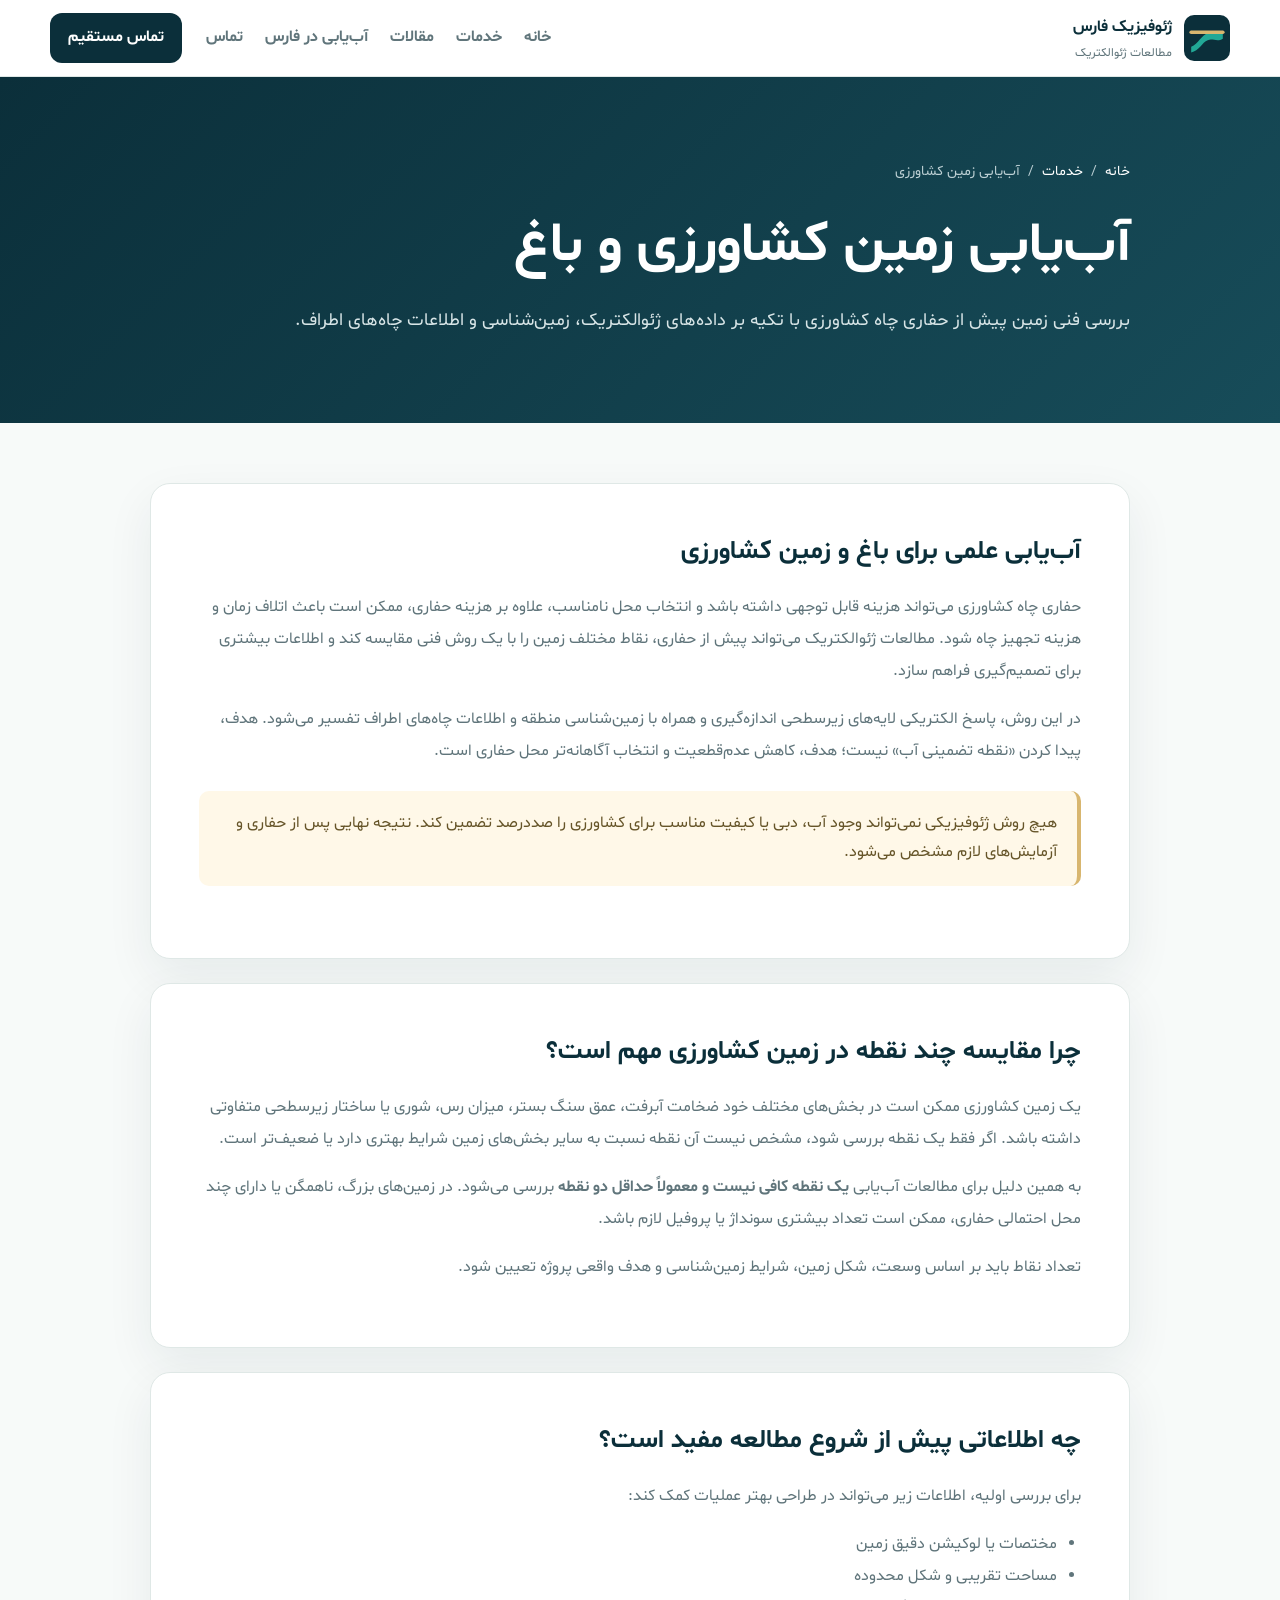
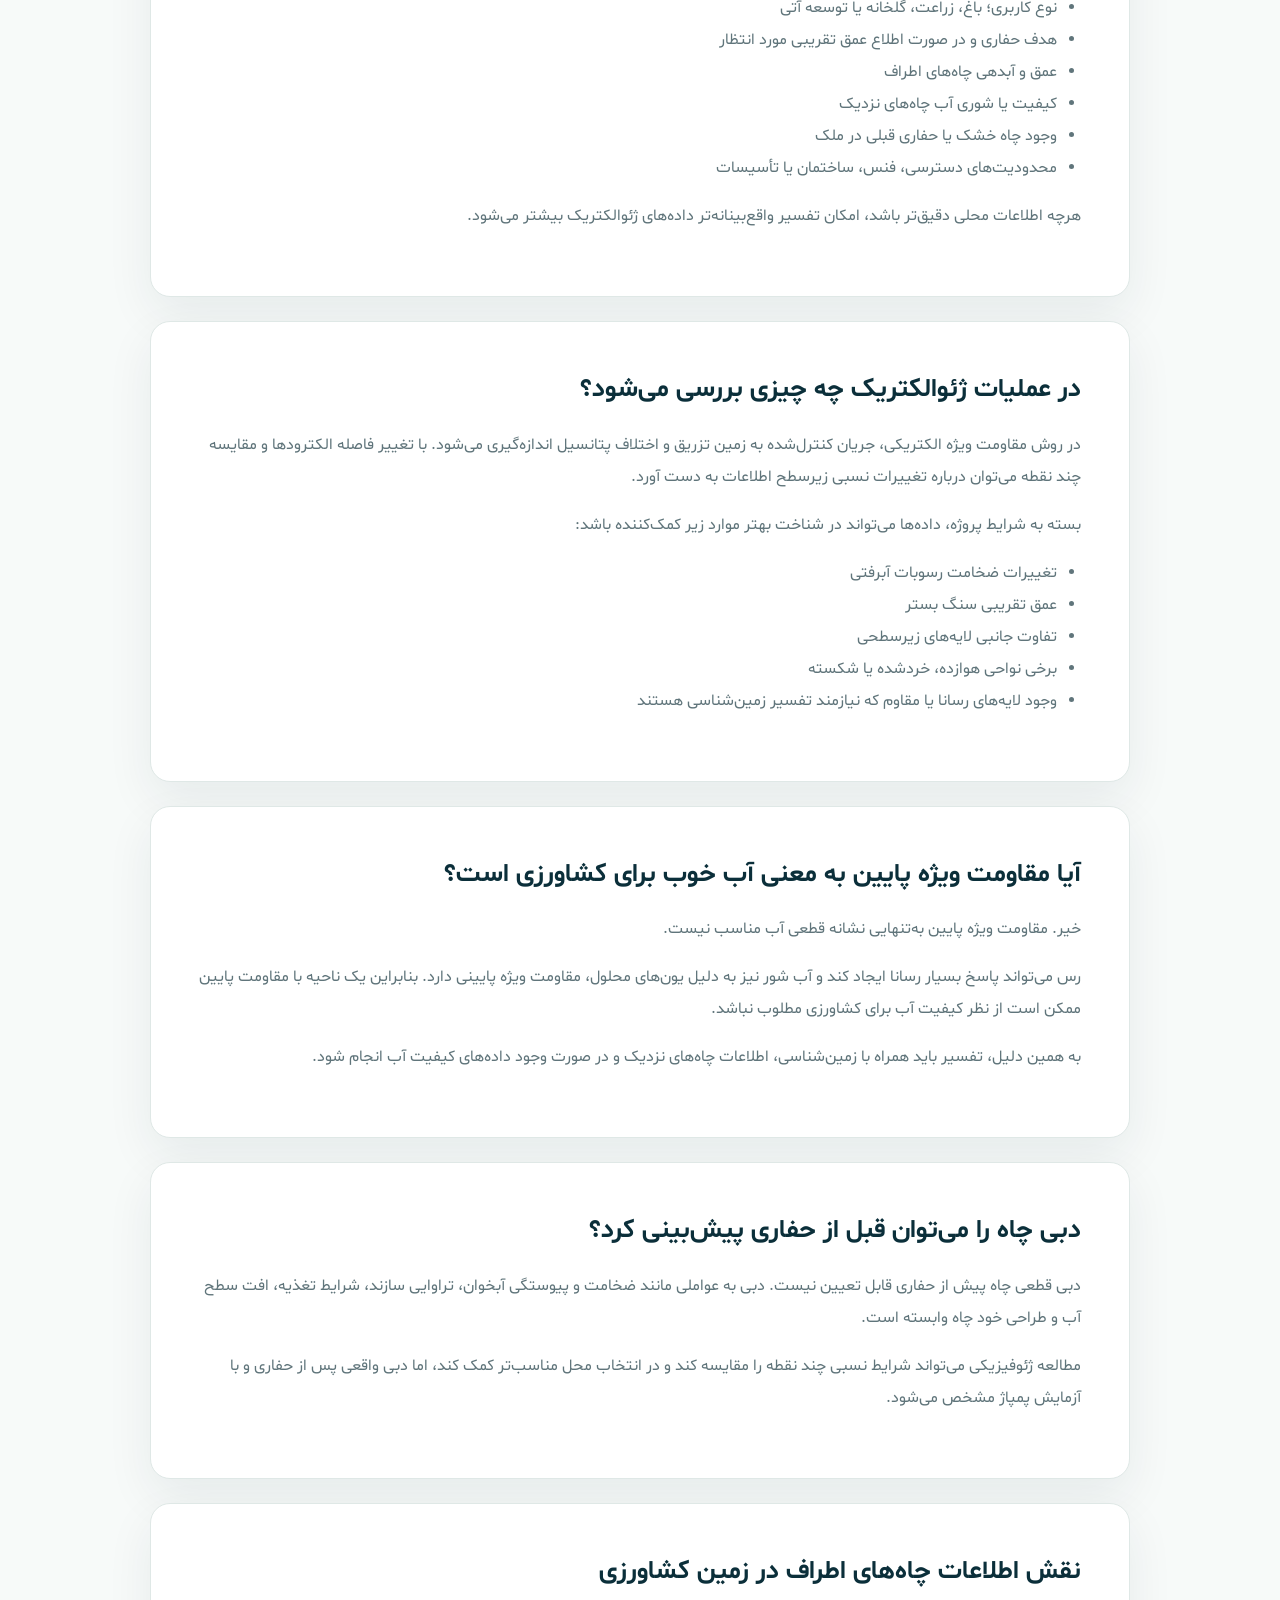
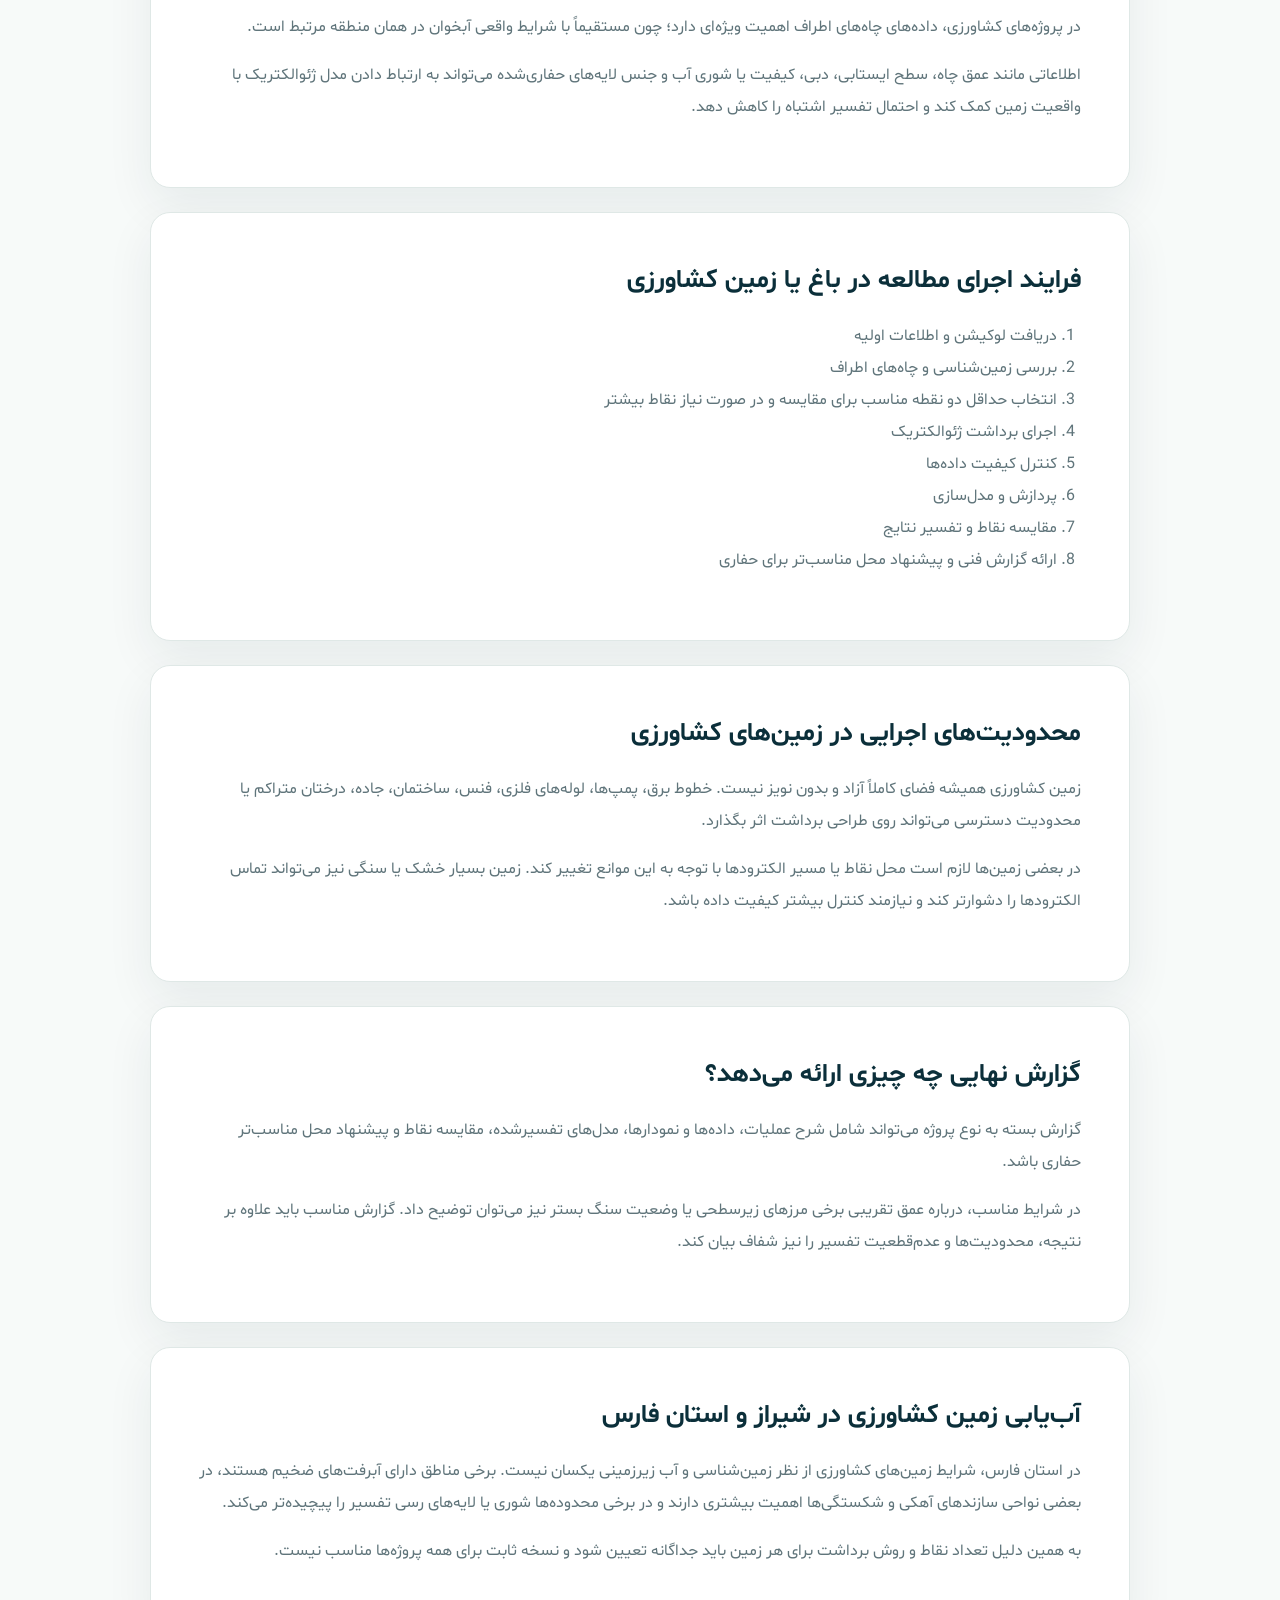
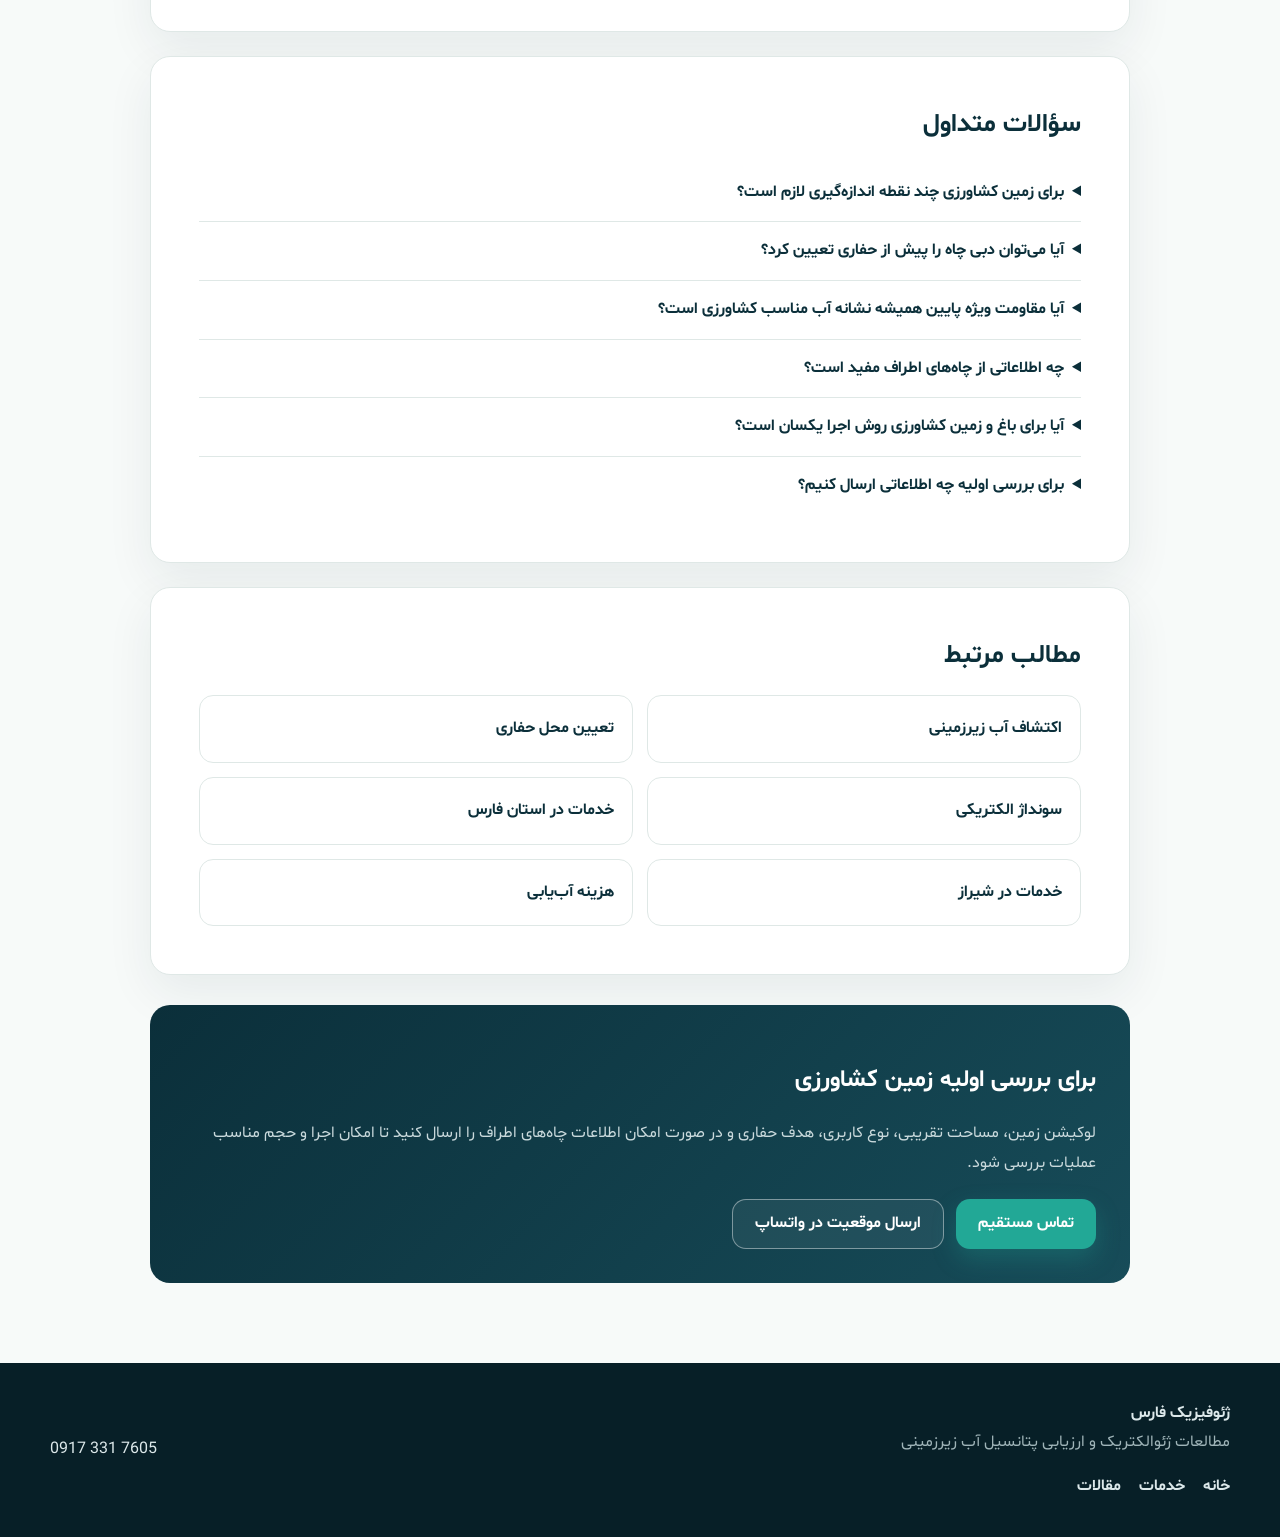
<file: services/agricultural-water-exploration/index.html>
<!doctype html>
<html lang="fa" dir="rtl">
<head>
  <meta charset="utf-8">
  <meta name="viewport" content="width=device-width, initial-scale=1">
  <title>آب‌یابی زمین کشاورزی و باغ با دستگاه ژئوفیزیک</title>
  <meta name="description" content="مطالعات ژئوالکتریک برای آب‌یابی زمین کشاورزی، باغ و گلخانه؛ مقایسه نقاط و کاهش ریسک حفاری چاه در فارس.">
  <meta name="keywords" content="آب یابی زمین کشاورزی, آب یابی باغ, چاه کشاورزی, ژئوفیزیک زمین کشاورزی">
  <meta name="robots" content="index, follow">
  <link rel="canonical" href="https://farsgeophysics.ir/services/agricultural-water-exploration/">
  <meta name="theme-color" content="#0b2f3a">
  <link rel="icon" href="/favicon.svg" type="image/svg+xml">
  <link rel="stylesheet" href="/styles.css">
  <link rel="stylesheet" href="/inner-pages.css">
  <meta property="og:title" content="آب‌یابی زمین کشاورزی و باغ با دستگاه ژئوفیزیک">
  <meta property="og:description" content="مطالعات ژئوالکتریک برای آب‌یابی زمین کشاورزی، باغ و گلخانه؛ مقایسه نقاط و کاهش ریسک حفاری چاه در فارس.">
  <meta property="og:type" content="article">
  <meta property="og:url" content="https://farsgeophysics.ir/services/agricultural-water-exploration/">
  <meta property="og:image" content="https://farsgeophysics.ir/assets/hero.webp">
  <script type="application/ld+json">
  {
    "@context": "https://schema.org",
    "@graph": [
      {
        "@type": "Service",
        "@id": "https://farsgeophysics.ir/services/agricultural-water-exploration/#main",
        "name": "آب‌یابی زمین کشاورزی و باغ",
        "description": "مطالعات ژئوالکتریک برای آب‌یابی زمین کشاورزی، باغ و گلخانه؛ مقایسه نقاط و کاهش ریسک حفاری چاه در فارس.",
        "url": "https://farsgeophysics.ir/services/agricultural-water-exploration/",
        "provider": {
          "@id": "https://farsgeophysics.ir/#business"
        },
        "areaServed": [
          "فارس",
          "شیراز",
          "جنوب ایران"
        ]
      },
      {
        "@type": "FAQPage",
        "@id": "https://farsgeophysics.ir/services/agricultural-water-exploration/#faq",
        "mainEntity": [
          {
            "@type": "Question",
            "name": "برای زمین کشاورزی چند نقطه اندازه‌گیری لازم است؟",
            "acceptedAnswer": {
              "@type": "Answer",
              "text": "یک نقطه به‌تنهایی برای مقایسه کافی نیست. معمولاً حداقل دو نقطه بررسی می‌شود و بسته به وسعت زمین، تغییرات زمین‌شناسی و هدف پروژه ممکن است تعداد بیشتری لازم باشد."
            }
          },
          {
            "@type": "Question",
            "name": "آیا می‌توان دبی چاه را پیش از حفاری تعیین کرد؟",
            "acceptedAnswer": {
              "@type": "Answer",
              "text": "خیر. دبی قطعی پیش از حفاری قابل تعیین نیست. مطالعه می‌تواند شرایط نسبی نقاط را مقایسه کند و دبی واقعی پس از حفاری و آزمایش پمپاژ مشخص می‌شود."
            }
          },
          {
            "@type": "Question",
            "name": "آیا مقاومت ویژه پایین همیشه نشانه آب مناسب کشاورزی است؟",
            "acceptedAnswer": {
              "@type": "Answer",
              "text": "خیر. رس و آب شور نیز می‌توانند مقاومت ویژه پایین ایجاد کنند. تفسیر باید با زمین‌شناسی و اطلاعات چاه‌های اطراف انجام شود."
            }
          },
          {
            "@type": "Question",
            "name": "چه اطلاعاتی از چاه‌های اطراف مفید است؟",
            "acceptedAnswer": {
              "@type": "Answer",
              "text": "عمق چاه، سطح آب، دبی، کیفیت یا شوری آب و جنس لایه‌های حفاری‌شده می‌تواند کیفیت تفسیر را افزایش دهد."
            }
          },
          {
            "@type": "Question",
            "name": "آیا برای باغ و زمین کشاورزی روش اجرا یکسان است؟",
            "acceptedAnswer": {
              "@type": "Answer",
              "text": "خیر. تعداد نقاط، محل آن‌ها و نوع برداشت باید متناسب با مساحت زمین، محدودیت‌های اجرایی، عمق هدف و شرایط زمین‌شناسی تعیین شود."
            }
          },
          {
            "@type": "Question",
            "name": "برای بررسی اولیه چه اطلاعاتی ارسال کنیم؟",
            "acceptedAnswer": {
              "@type": "Answer",
              "text": "لوکیشن زمین، مساحت تقریبی، نوع کاربری و هدف حفاری و در صورت امکان اطلاعات چاه‌های اطراف برای بررسی اولیه مناسب است."
            }
          }
        ]
      }
    ]
  }
  </script>
</head>
<body class="inner-body">
  <header class="inner-header">
    <div class="container inner-nav">
      <a class="brand" href="/" aria-label="صفحه اصلی ژئوفیزیک فارس">
        <span class="brand-mark" aria-hidden="true"><svg viewBox="0 0 64 64"><rect width="64" height="64" rx="14"/><path class="wave" d="M10 44c10-3 14-17 24-19 8-2 13 4 20 0v8c-8 5-14-1-21 2-8 3-12 15-23 17z"/><path class="line" d="M10 24h44"/></svg></span>
        <span><strong>ژئوفیزیک فارس</strong><small>مطالعات ژئوالکتریک</small></span>
      </a>
      <nav class="inner-nav-links" aria-label="منوی صفحات داخلی"><a href="/">خانه</a><a href="/services/">خدمات</a><a href="/articles/">مقالات</a><a href="/water-exploration/fars/">آب‌یابی در فارس</a><a href="/#contact">تماس</a></nav>
      <a class="header-call" href="tel:+989173317605">تماس مستقیم</a>
    </div>
  </header>

  <main>
    <section class="inner-hero">
      <div class="container">
        <nav class="breadcrumbs" aria-label="مسیر صفحه"><a href="/">خانه</a><span>/</span><a href="/services/">خدمات</a><span>/</span><span>آب‌یابی زمین کشاورزی</span></nav>
        <h1>آب‌یابی زمین کشاورزی و باغ</h1>
        <p class="inner-lead">بررسی فنی زمین پیش از حفاری چاه کشاورزی با تکیه بر داده‌های ژئوالکتریک، زمین‌شناسی و اطلاعات چاه‌های اطراف.</p>
      </div>
    </section>

    <div class="container inner-content">
      <article class="content-card">
        <h2>آب‌یابی علمی برای باغ و زمین کشاورزی</h2>
        <p>حفاری چاه کشاورزی می‌تواند هزینه قابل توجهی داشته باشد و انتخاب محل نامناسب، علاوه بر هزینه حفاری، ممکن است باعث اتلاف زمان و هزینه تجهیز چاه شود. مطالعات ژئوالکتریک می‌تواند پیش از حفاری، نقاط مختلف زمین را با یک روش فنی مقایسه کند و اطلاعات بیشتری برای تصمیم‌گیری فراهم سازد.</p>
        <p>در این روش، پاسخ الکتریکی لایه‌های زیرسطحی اندازه‌گیری و همراه با زمین‌شناسی منطقه و اطلاعات چاه‌های اطراف تفسیر می‌شود. هدف، پیدا کردن «نقطه تضمینی آب» نیست؛ هدف، کاهش عدم‌قطعیت و انتخاب آگاهانه‌تر محل حفاری است.</p>
        <div class="notice">هیچ روش ژئوفیزیکی نمی‌تواند وجود آب، دبی یا کیفیت مناسب برای کشاورزی را صددرصد تضمین کند. نتیجه نهایی پس از حفاری و آزمایش‌های لازم مشخص می‌شود.</div>
      </article>

      <article class="content-card">
        <h2>چرا مقایسه چند نقطه در زمین کشاورزی مهم است؟</h2>
        <p>یک زمین کشاورزی ممکن است در بخش‌های مختلف خود ضخامت آبرفت، عمق سنگ بستر، میزان رس، شوری یا ساختار زیرسطحی متفاوتی داشته باشد. اگر فقط یک نقطه بررسی شود، مشخص نیست آن نقطه نسبت به سایر بخش‌های زمین شرایط بهتری دارد یا ضعیف‌تر است.</p>
        <p>به همین دلیل برای مطالعات آب‌یابی <strong>یک نقطه کافی نیست و معمولاً حداقل دو نقطه</strong> بررسی می‌شود. در زمین‌های بزرگ، ناهمگن یا دارای چند محل احتمالی حفاری، ممکن است تعداد بیشتری سونداژ یا پروفیل لازم باشد.</p>
        <p>تعداد نقاط باید بر اساس وسعت، شکل زمین، شرایط زمین‌شناسی و هدف واقعی پروژه تعیین شود.</p>
      </article>

      <article class="content-card">
        <h2>چه اطلاعاتی پیش از شروع مطالعه مفید است؟</h2>
        <p>برای بررسی اولیه، اطلاعات زیر می‌تواند در طراحی بهتر عملیات کمک کند:</p>
        <ul>
          <li>مختصات یا لوکیشن دقیق زمین</li>
          <li>مساحت تقریبی و شکل محدوده</li>
          <li>نوع کاربری؛ باغ، زراعت، گلخانه یا توسعه آتی</li>
          <li>هدف حفاری و در صورت اطلاع عمق تقریبی مورد انتظار</li>
          <li>عمق و آبدهی چاه‌های اطراف</li>
          <li>کیفیت یا شوری آب چاه‌های نزدیک</li>
          <li>وجود چاه خشک یا حفاری قبلی در ملک</li>
          <li>محدودیت‌های دسترسی، فنس، ساختمان یا تأسیسات</li>
        </ul>
        <p>هرچه اطلاعات محلی دقیق‌تر باشد، امکان تفسیر واقع‌بینانه‌تر داده‌های ژئوالکتریک بیشتر می‌شود.</p>
      </article>

      <article class="content-card">
        <h2>در عملیات ژئوالکتریک چه چیزی بررسی می‌شود؟</h2>
        <p>در روش مقاومت ویژه الکتریکی، جریان کنترل‌شده به زمین تزریق و اختلاف پتانسیل اندازه‌گیری می‌شود. با تغییر فاصله الکترودها و مقایسه چند نقطه می‌توان درباره تغییرات نسبی زیرسطح اطلاعات به دست آورد.</p>
        <p>بسته به شرایط پروژه، داده‌ها می‌تواند در شناخت بهتر موارد زیر کمک‌کننده باشد:</p>
        <ul>
          <li>تغییرات ضخامت رسوبات آبرفتی</li>
          <li>عمق تقریبی سنگ بستر</li>
          <li>تفاوت جانبی لایه‌های زیرسطحی</li>
          <li>برخی نواحی هوازده، خردشده یا شکسته</li>
          <li>وجود لایه‌های رسانا یا مقاوم که نیازمند تفسیر زمین‌شناسی هستند</li>
        </ul>
      </article>

      <article class="content-card">
        <h2>آیا مقاومت ویژه پایین به معنی آب خوب برای کشاورزی است؟</h2>
        <p>خیر. مقاومت ویژه پایین به‌تنهایی نشانه قطعی آب مناسب نیست.</p>
        <p>رس می‌تواند پاسخ بسیار رسانا ایجاد کند و آب شور نیز به دلیل یون‌های محلول، مقاومت ویژه پایینی دارد. بنابراین یک ناحیه با مقاومت پایین ممکن است از نظر کیفیت آب برای کشاورزی مطلوب نباشد.</p>
        <p>به همین دلیل، تفسیر باید همراه با زمین‌شناسی، اطلاعات چاه‌های نزدیک و در صورت وجود داده‌های کیفیت آب انجام شود.</p>
      </article>

      <article class="content-card">
        <h2>دبی چاه را می‌توان قبل از حفاری پیش‌بینی کرد؟</h2>
        <p>دبی قطعی چاه پیش از حفاری قابل تعیین نیست. دبی به عواملی مانند ضخامت و پیوستگی آبخوان، تراوایی سازند، شرایط تغذیه، افت سطح آب و طراحی خود چاه وابسته است.</p>
        <p>مطالعه ژئوفیزیکی می‌تواند شرایط نسبی چند نقطه را مقایسه کند و در انتخاب محل مناسب‌تر کمک کند، اما دبی واقعی پس از حفاری و با آزمایش پمپاژ مشخص می‌شود.</p>
      </article>

      <article class="content-card">
        <h2>نقش اطلاعات چاه‌های اطراف در زمین کشاورزی</h2>
        <p>در پروژه‌های کشاورزی، داده‌های چاه‌های اطراف اهمیت ویژه‌ای دارد؛ چون مستقیماً با شرایط واقعی آبخوان در همان منطقه مرتبط است.</p>
        <p>اطلاعاتی مانند عمق چاه، سطح ایستابی، دبی، کیفیت یا شوری آب و جنس لایه‌های حفاری‌شده می‌تواند به ارتباط دادن مدل ژئوالکتریک با واقعیت زمین کمک کند و احتمال تفسیر اشتباه را کاهش دهد.</p>
      </article>

      <article class="content-card">
        <h2>فرایند اجرای مطالعه در باغ یا زمین کشاورزی</h2>
        <ol>
          <li>دریافت لوکیشن و اطلاعات اولیه</li>
          <li>بررسی زمین‌شناسی و چاه‌های اطراف</li>
          <li>انتخاب حداقل دو نقطه مناسب برای مقایسه و در صورت نیاز نقاط بیشتر</li>
          <li>اجرای برداشت ژئوالکتریک</li>
          <li>کنترل کیفیت داده‌ها</li>
          <li>پردازش و مدل‌سازی</li>
          <li>مقایسه نقاط و تفسیر نتایج</li>
          <li>ارائه گزارش فنی و پیشنهاد محل مناسب‌تر برای حفاری</li>
        </ol>
      </article>

      <article class="content-card">
        <h2>محدودیت‌های اجرایی در زمین‌های کشاورزی</h2>
        <p>زمین کشاورزی همیشه فضای کاملاً آزاد و بدون نویز نیست. خطوط برق، پمپ‌ها، لوله‌های فلزی، فنس، ساختمان، جاده، درختان متراکم یا محدودیت دسترسی می‌تواند روی طراحی برداشت اثر بگذارد.</p>
        <p>در بعضی زمین‌ها لازم است محل نقاط یا مسیر الکترودها با توجه به این موانع تغییر کند. زمین بسیار خشک یا سنگی نیز می‌تواند تماس الکترودها را دشوارتر کند و نیازمند کنترل بیشتر کیفیت داده باشد.</p>
      </article>

      <article class="content-card">
        <h2>گزارش نهایی چه چیزی ارائه می‌دهد؟</h2>
        <p>گزارش بسته به نوع پروژه می‌تواند شامل شرح عملیات، داده‌ها و نمودارها، مدل‌های تفسیرشده، مقایسه نقاط و پیشنهاد محل مناسب‌تر حفاری باشد.</p>
        <p>در شرایط مناسب، درباره عمق تقریبی برخی مرزهای زیرسطحی یا وضعیت سنگ بستر نیز می‌توان توضیح داد. گزارش مناسب باید علاوه بر نتیجه، محدودیت‌ها و عدم‌قطعیت تفسیر را نیز شفاف بیان کند.</p>
      </article>

      <article class="content-card">
        <h2>آب‌یابی زمین کشاورزی در شیراز و استان فارس</h2>
        <p>در استان فارس، شرایط زمین‌های کشاورزی از نظر زمین‌شناسی و آب زیرزمینی یکسان نیست. برخی مناطق دارای آبرفت‌های ضخیم هستند، در بعضی نواحی سازندهای آهکی و شکستگی‌ها اهمیت بیشتری دارند و در برخی محدوده‌ها شوری یا لایه‌های رسی تفسیر را پیچیده‌تر می‌کند.</p>
        <p>به همین دلیل تعداد نقاط و روش برداشت برای هر زمین باید جداگانه تعیین شود و نسخه ثابت برای همه پروژه‌ها مناسب نیست.</p>
      </article>

      <article class="content-card">
        <h2 id="faq">سؤالات متداول</h2>
        <div class="faq-stack">
          <details><summary>برای زمین کشاورزی چند نقطه اندازه‌گیری لازم است؟</summary><p>یک نقطه به‌تنهایی برای مقایسه کافی نیست. معمولاً حداقل دو نقطه بررسی می‌شود و بسته به وسعت زمین، تغییرات زمین‌شناسی و هدف پروژه ممکن است تعداد بیشتری لازم باشد.</p></details>
          <details><summary>آیا می‌توان دبی چاه را پیش از حفاری تعیین کرد؟</summary><p>خیر. دبی قطعی پیش از حفاری قابل تعیین نیست. مطالعه می‌تواند شرایط نسبی نقاط را مقایسه کند و دبی واقعی پس از حفاری و آزمایش پمپاژ مشخص می‌شود.</p></details>
          <details><summary>آیا مقاومت ویژه پایین همیشه نشانه آب مناسب کشاورزی است؟</summary><p>خیر. رس و آب شور نیز می‌توانند مقاومت ویژه پایین ایجاد کنند. تفسیر باید با زمین‌شناسی و اطلاعات چاه‌های اطراف انجام شود.</p></details>
          <details><summary>چه اطلاعاتی از چاه‌های اطراف مفید است؟</summary><p>عمق چاه، سطح آب، دبی، کیفیت یا شوری آب و جنس لایه‌های حفاری‌شده می‌تواند کیفیت تفسیر را افزایش دهد.</p></details>
          <details><summary>آیا برای باغ و زمین کشاورزی روش اجرا یکسان است؟</summary><p>خیر. تعداد نقاط، محل آن‌ها و نوع برداشت باید متناسب با مساحت زمین، محدودیت‌های اجرایی، عمق هدف و شرایط زمین‌شناسی تعیین شود.</p></details>
          <details><summary>برای بررسی اولیه چه اطلاعاتی ارسال کنیم؟</summary><p>لوکیشن زمین، مساحت تقریبی، نوع کاربری و هدف حفاری و در صورت امکان اطلاعات چاه‌های اطراف برای بررسی اولیه مناسب است.</p></details>
        </div>
      </article>

      <article class="content-card">
        <h2>مطالب مرتبط</h2>
        <div class="related-links"><a href="/services/groundwater-exploration/">اکتشاف آب زیرزمینی</a><a href="/services/well-site-selection/">تعیین محل حفاری</a><a href="/articles/electrical-resistivity-survey/">سونداژ الکتریکی</a><a href="/water-exploration/fars/">خدمات در استان فارس</a><a href="/water-exploration/shiraz/">خدمات در شیراز</a><a href="/articles/water-exploration-cost/">هزینه آب‌یابی</a></div>
      </article>

      <section class="inner-cta">
        <h2>برای بررسی اولیه زمین کشاورزی</h2>
        <p>لوکیشن زمین، مساحت تقریبی، نوع کاربری، هدف حفاری و در صورت امکان اطلاعات چاه‌های اطراف را ارسال کنید تا امکان اجرا و حجم مناسب عملیات بررسی شود.</p>
        <div class="inner-cta-actions"><a class="btn btn-primary" href="tel:+989173317605">تماس مستقیم</a><a class="btn btn-secondary" href="https://wa.me/989173317605" target="_blank" rel="noopener">ارسال موقعیت در واتساپ</a></div>
      </section>
    </div>
  </main>

  <footer class="inner-footer">
    <div class="container">
      <div><strong>ژئوفیزیک فارس</strong><p>مطالعات ژئوالکتریک و ارزیابی پتانسیل آب زیرزمینی</p><nav class="inner-footer-links" aria-label="دسترسی سریع"><a href="/">خانه</a><a href="/services/">خدمات</a><a href="/articles/">مقالات</a></nav></div>
      <div><a href="tel:+989173317605" dir="ltr">0917 331 7605</a></div>
    </div>
  </footer>
</body>
</html>
</file>
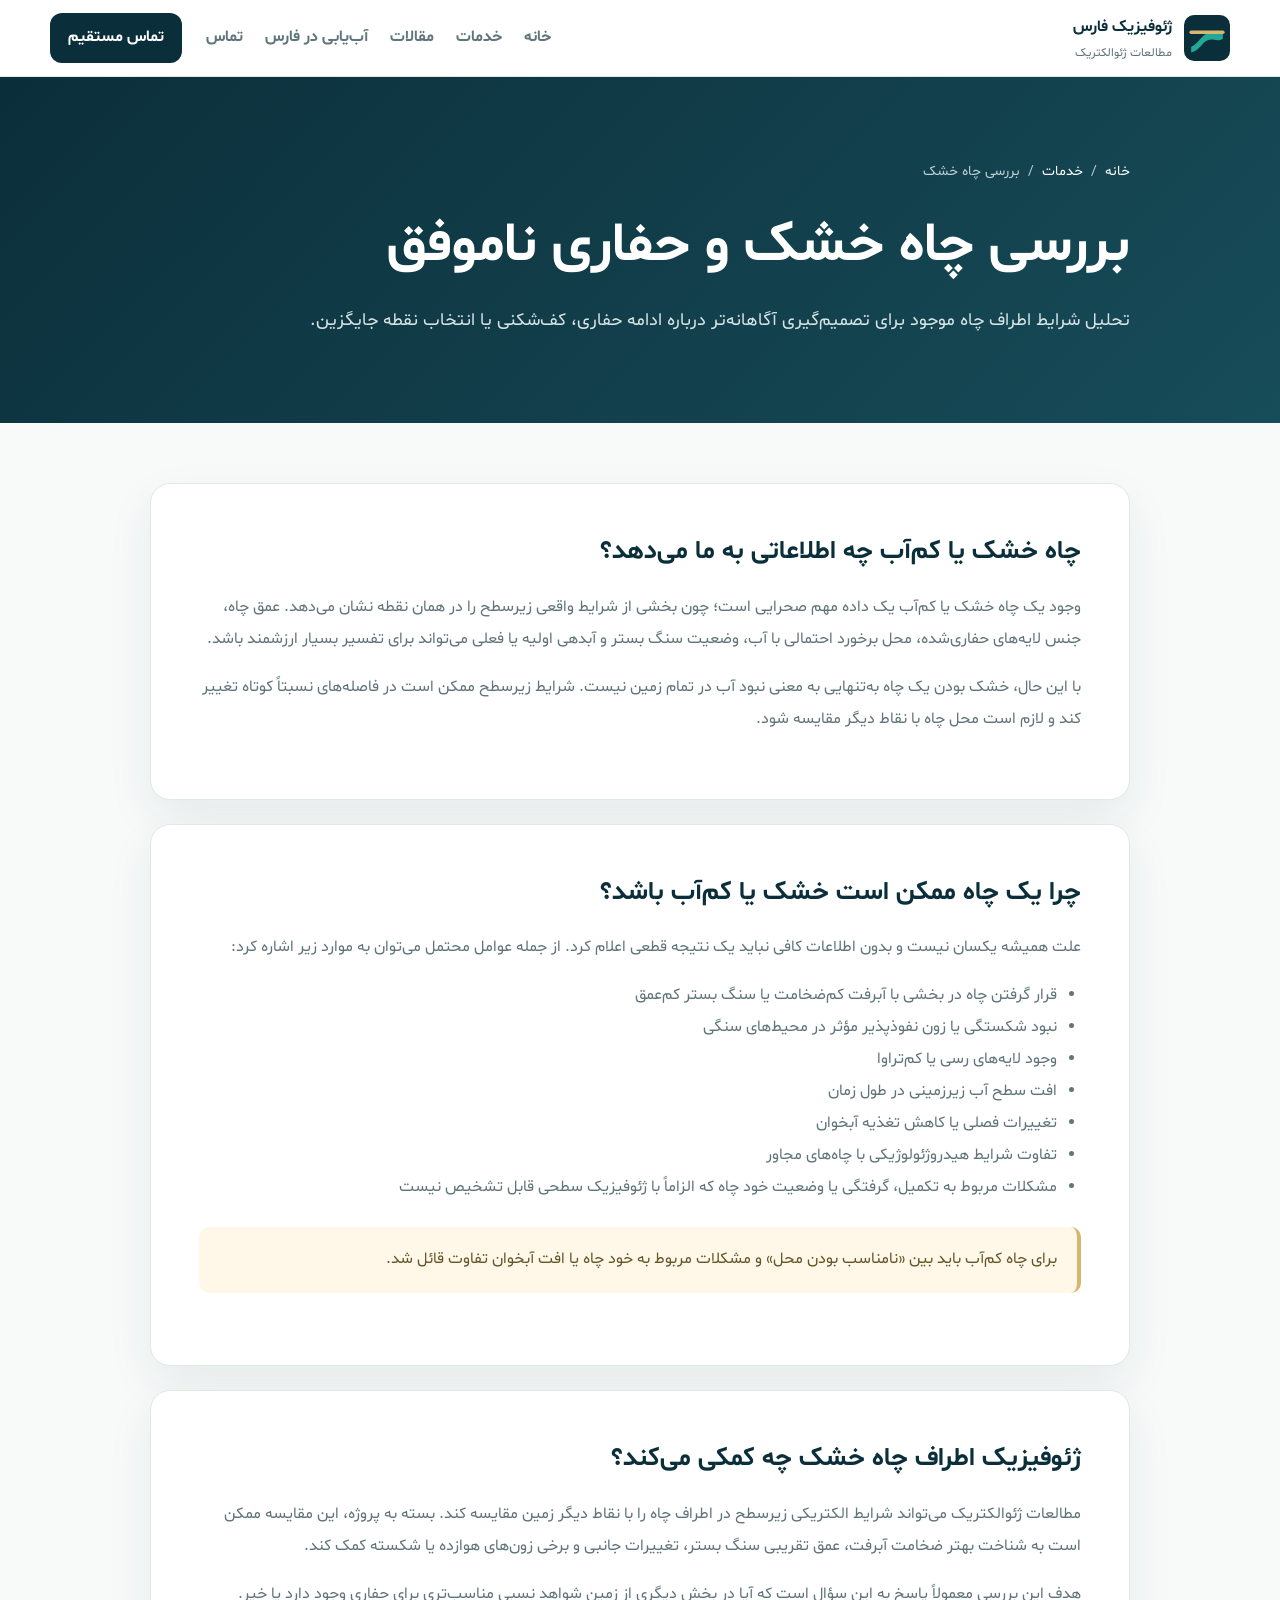
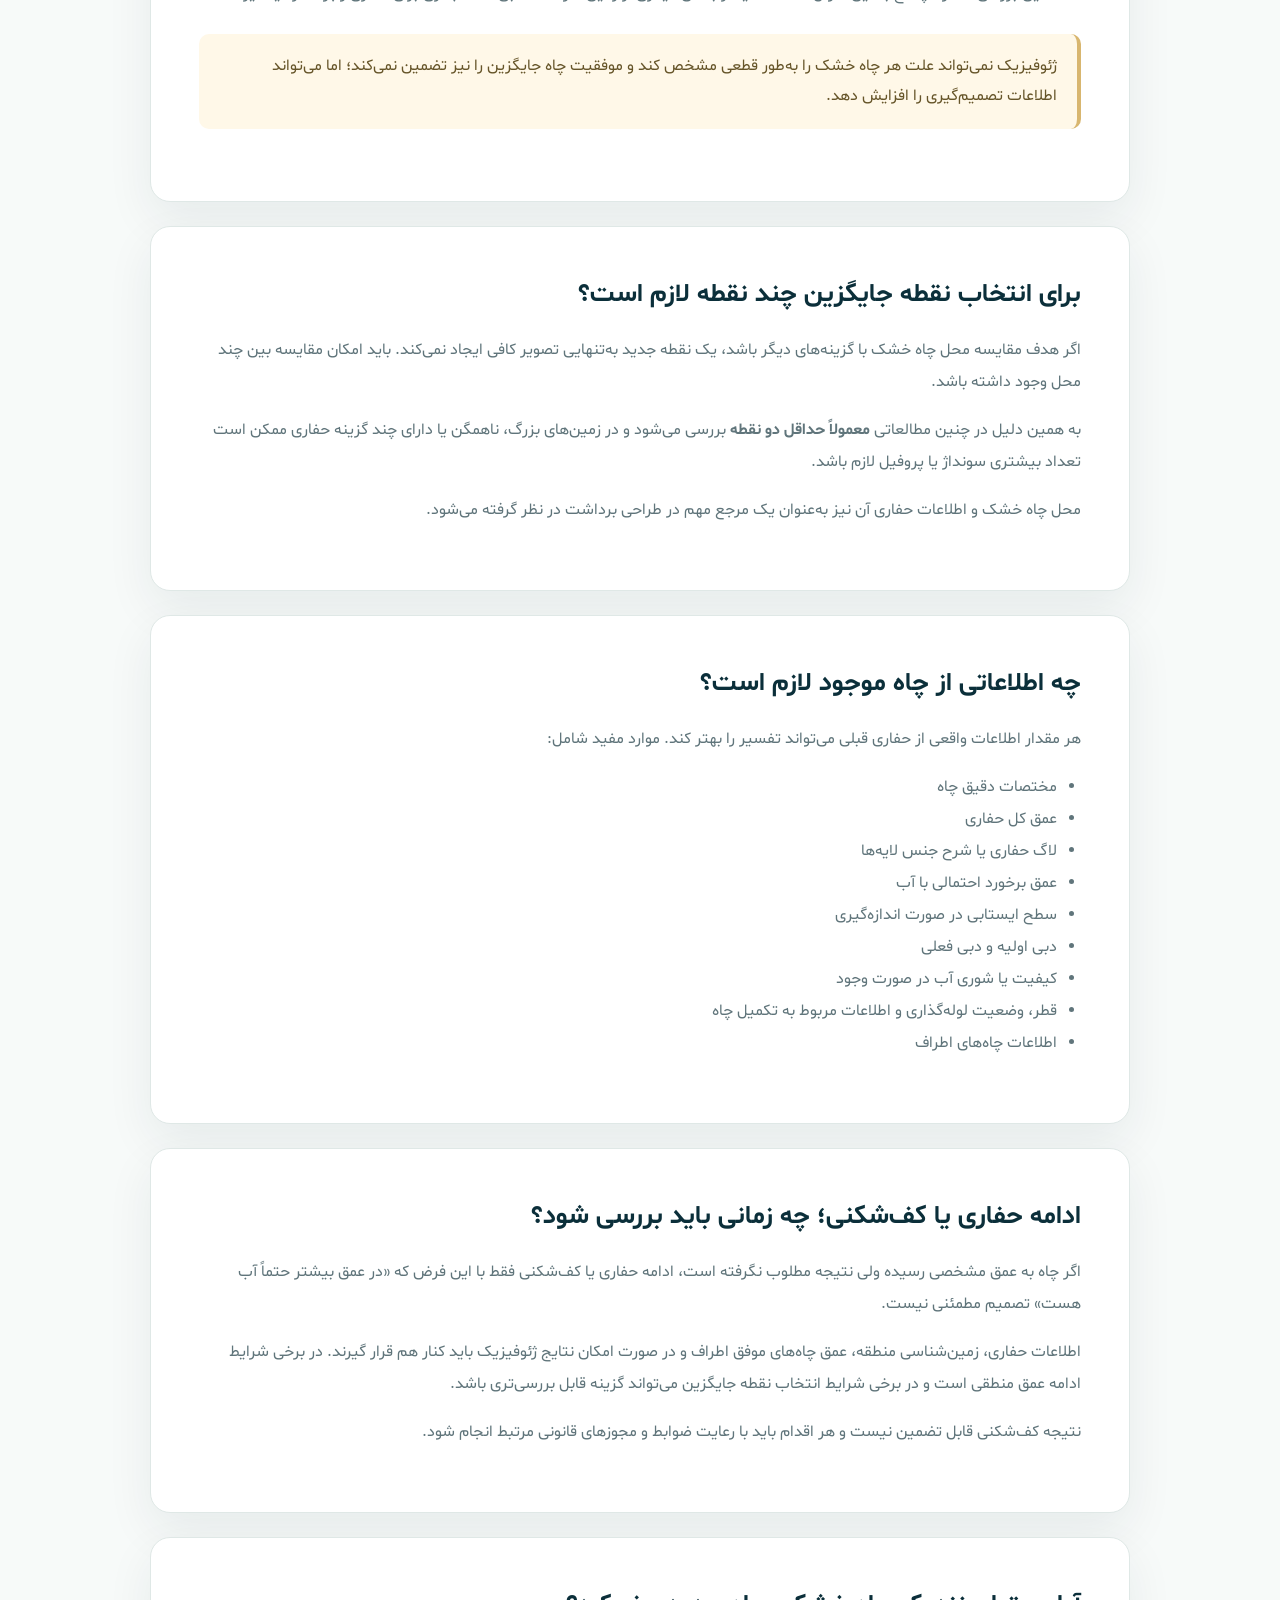
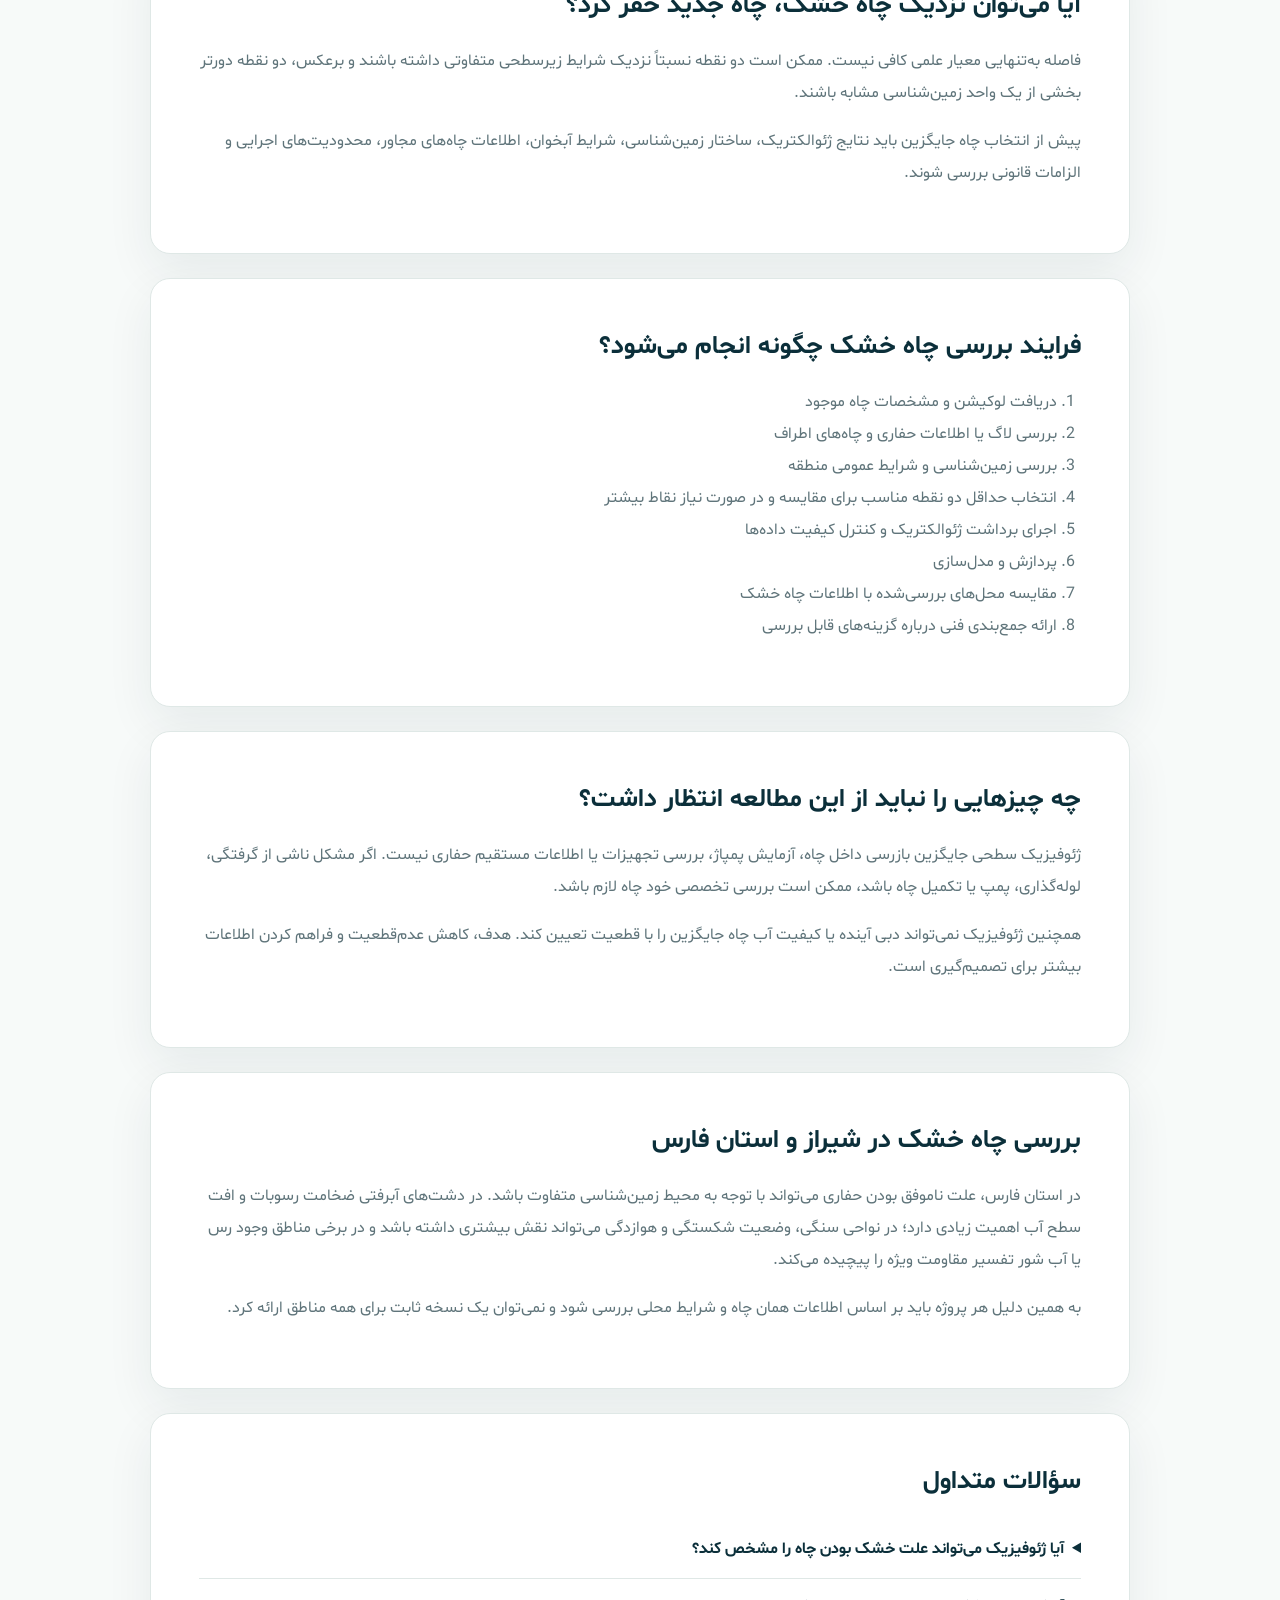
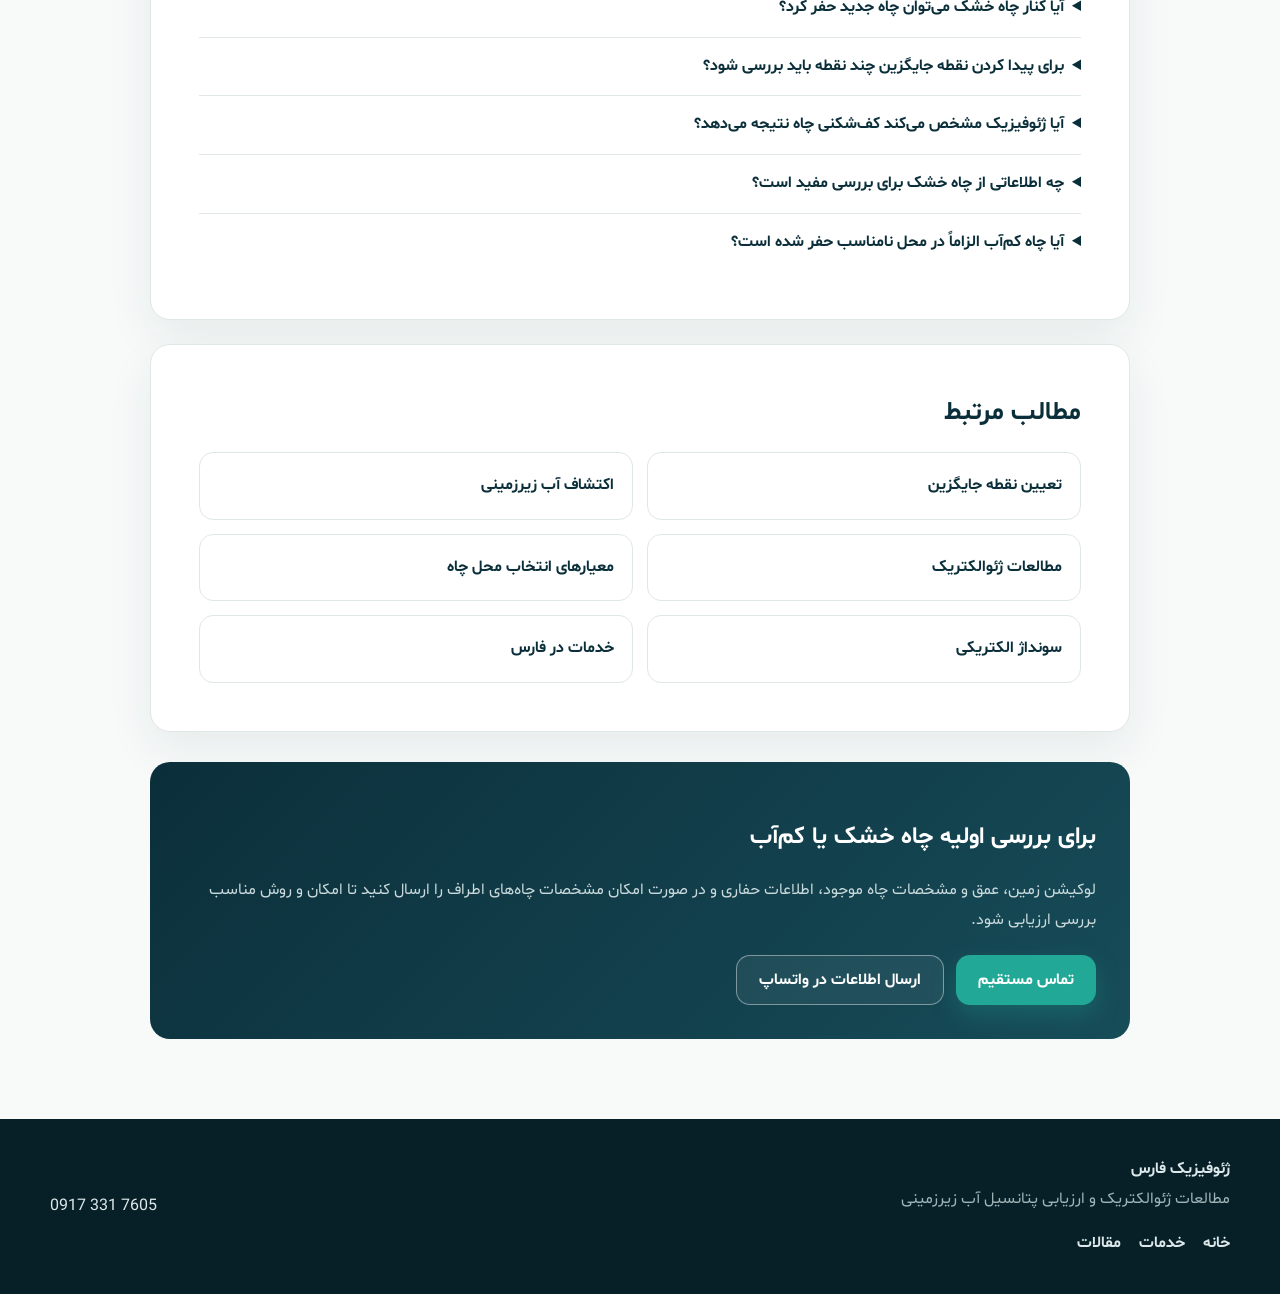
<file: services/dry-well-investigation/index.html>
<!doctype html>
<html lang="fa" dir="rtl">
<head>
  <meta charset="utf-8">
  <meta name="viewport" content="width=device-width, initial-scale=1">
  <title>بررسی چاه خشک و کم‌آب با مطالعات ژئوفیزیکی</title>
  <meta name="description" content="بررسی ژئوفیزیکی اطراف چاه خشک یا کم‌آب، مقایسه نقاط و ارزیابی محل جایگزین حفاری در فارس و جنوب ایران.">
  <meta name="keywords" content="بررسی چاه خشک, علت خشک شدن چاه, تعیین محل چاه جایگزین, ژئوفیزیک چاه کم آب">
  <meta name="robots" content="index, follow">
  <link rel="canonical" href="https://farsgeophysics.ir/services/dry-well-investigation/">
  <meta name="theme-color" content="#0b2f3a">
  <link rel="icon" href="/favicon.svg" type="image/svg+xml">
  <link rel="stylesheet" href="/styles.css">
  <link rel="stylesheet" href="/inner-pages.css">
  <meta property="og:title" content="بررسی چاه خشک و کم‌آب با مطالعات ژئوفیزیکی">
  <meta property="og:description" content="بررسی ژئوفیزیکی اطراف چاه خشک یا کم‌آب، مقایسه نقاط و ارزیابی محل جایگزین حفاری در فارس و جنوب ایران.">
  <meta property="og:type" content="article">
  <meta property="og:url" content="https://farsgeophysics.ir/services/dry-well-investigation/">
  <meta property="og:image" content="https://farsgeophysics.ir/assets/hero.webp">
  <script type="application/ld+json">
  {
    "@context": "https://schema.org",
    "@graph": [
      {
        "@type": "Service",
        "@id": "https://farsgeophysics.ir/services/dry-well-investigation/#main",
        "name": "بررسی چاه خشک و حفاری ناموفق",
        "description": "بررسی ژئوفیزیکی اطراف چاه خشک یا کم‌آب، مقایسه نقاط و ارزیابی محل جایگزین حفاری در فارس و جنوب ایران.",
        "url": "https://farsgeophysics.ir/services/dry-well-investigation/",
        "provider": {
          "@id": "https://farsgeophysics.ir/#business"
        },
        "areaServed": [
          "فارس",
          "شیراز",
          "جنوب ایران"
        ]
      },
      {
        "@type": "FAQPage",
        "@id": "https://farsgeophysics.ir/services/dry-well-investigation/#faq",
        "mainEntity": [
          {
            "@type": "Question",
            "name": "آیا ژئوفیزیک می‌تواند علت خشک بودن چاه را مشخص کند؟",
            "acceptedAnswer": {
              "@type": "Answer",
              "text": "در برخی پروژه‌ها می‌تواند درباره تفاوت شرایط زمین، عمق سنگ بستر، ضخامت آبرفت یا ساختارهای اطراف اطلاعات بدهد، اما علت قطعی خشک بودن چاه همیشه فقط با ژئوفیزیک قابل تعیین نیست."
            }
          },
          {
            "@type": "Question",
            "name": "آیا کنار چاه خشک می‌توان چاه جدید حفر کرد؟",
            "acceptedAnswer": {
              "@type": "Answer",
              "text": "فاصله از چاه خشک به‌تنهایی معیار کافی نیست. باید زمین‌شناسی، نتایج ژئوالکتریک، اطلاعات چاه‌های اطراف و محدودیت‌های قانونی و اجرایی بررسی شود."
            }
          },
          {
            "@type": "Question",
            "name": "برای پیدا کردن نقطه جایگزین چند نقطه باید بررسی شود؟",
            "acceptedAnswer": {
              "@type": "Answer",
              "text": "یک نقطه برای مقایسه کافی نیست. معمولاً حداقل دو نقطه بررسی می‌شود و در زمین‌های وسیع یا ناهمگن ممکن است تعداد بیشتری لازم باشد."
            }
          },
          {
            "@type": "Question",
            "name": "آیا ژئوفیزیک مشخص می‌کند کف‌شکنی چاه نتیجه می‌دهد؟",
            "acceptedAnswer": {
              "@type": "Answer",
              "text": "ژئوفیزیک می‌تواند اطلاعات کمکی درباره ساختار زیرسطحی ارائه کند، اما نتیجه کف‌شکنی را نمی‌توان تضمین کرد و تصمیم باید با اطلاعات حفاری، وضعیت چاه و نظر فنی مرتبط ترکیب شود."
            }
          },
          {
            "@type": "Question",
            "name": "چه اطلاعاتی از چاه خشک برای بررسی مفید است؟",
            "acceptedAnswer": {
              "@type": "Answer",
              "text": "عمق چاه، لاگ یا شرح لایه‌های حفاری، عمق برخورد احتمالی با آب، سطح آب، دبی اولیه و فعلی، قطر و وضعیت چاه و اطلاعات چاه‌های اطراف مفید است."
            }
          },
          {
            "@type": "Question",
            "name": "آیا چاه کم‌آب الزاماً در محل نامناسب حفر شده است؟",
            "acceptedAnswer": {
              "@type": "Answer",
              "text": "خیر. کاهش آبدهی می‌تواند به شرایط آبخوان، افت سطح آب، ویژگی سازند، وضعیت خود چاه یا عوامل دیگر مربوط باشد و باید علت‌ها جداگانه بررسی شوند."
            }
          }
        ]
      }
    ]
  }
  </script>
</head>
<body class="inner-body">
  <header class="inner-header">
    <div class="container inner-nav">
      <a class="brand" href="/" aria-label="صفحه اصلی ژئوفیزیک فارس">
        <span class="brand-mark" aria-hidden="true"><svg viewBox="0 0 64 64"><rect width="64" height="64" rx="14"/><path class="wave" d="M10 44c10-3 14-17 24-19 8-2 13 4 20 0v8c-8 5-14-1-21 2-8 3-12 15-23 17z"/><path class="line" d="M10 24h44"/></svg></span>
        <span><strong>ژئوفیزیک فارس</strong><small>مطالعات ژئوالکتریک</small></span>
      </a>
      <nav class="inner-nav-links" aria-label="منوی صفحات داخلی"><a href="/">خانه</a><a href="/services/">خدمات</a><a href="/articles/">مقالات</a><a href="/water-exploration/fars/">آب‌یابی در فارس</a><a href="/#contact">تماس</a></nav>
      <a class="header-call" href="tel:+989173317605">تماس مستقیم</a>
    </div>
  </header>

  <main>
    <section class="inner-hero">
      <div class="container">
        <nav class="breadcrumbs" aria-label="مسیر صفحه"><a href="/">خانه</a><span>/</span><a href="/services/">خدمات</a><span>/</span><span>بررسی چاه خشک</span></nav>
        <h1>بررسی چاه خشک و حفاری ناموفق</h1>
        <p class="inner-lead">تحلیل شرایط اطراف چاه موجود برای تصمیم‌گیری آگاهانه‌تر درباره ادامه حفاری، کف‌شکنی یا انتخاب نقطه جایگزین.</p>
      </div>
    </section>

    <div class="container inner-content">
      <article class="content-card">
        <h2>چاه خشک یا کم‌آب چه اطلاعاتی به ما می‌دهد؟</h2>
        <p>وجود یک چاه خشک یا کم‌آب یک داده مهم صحرایی است؛ چون بخشی از شرایط واقعی زیرسطح را در همان نقطه نشان می‌دهد. عمق چاه، جنس لایه‌های حفاری‌شده، محل برخورد احتمالی با آب، وضعیت سنگ بستر و آبدهی اولیه یا فعلی می‌تواند برای تفسیر بسیار ارزشمند باشد.</p>
        <p>با این حال، خشک بودن یک چاه به‌تنهایی به معنی نبود آب در تمام زمین نیست. شرایط زیرسطح ممکن است در فاصله‌های نسبتاً کوتاه تغییر کند و لازم است محل چاه با نقاط دیگر مقایسه شود.</p>
      </article>

      <article class="content-card">
        <h2>چرا یک چاه ممکن است خشک یا کم‌آب باشد؟</h2>
        <p>علت همیشه یکسان نیست و بدون اطلاعات کافی نباید یک نتیجه قطعی اعلام کرد. از جمله عوامل محتمل می‌توان به موارد زیر اشاره کرد:</p>
        <ul>
          <li>قرار گرفتن چاه در بخشی با آبرفت کم‌ضخامت یا سنگ بستر کم‌عمق</li>
          <li>نبود شکستگی یا زون نفوذپذیر مؤثر در محیط‌های سنگی</li>
          <li>وجود لایه‌های رسی یا کم‌تراوا</li>
          <li>افت سطح آب زیرزمینی در طول زمان</li>
          <li>تغییرات فصلی یا کاهش تغذیه آبخوان</li>
          <li>تفاوت شرایط هیدروژئولوژیکی با چاه‌های مجاور</li>
          <li>مشکلات مربوط به تکمیل، گرفتگی یا وضعیت خود چاه که الزاماً با ژئوفیزیک سطحی قابل تشخیص نیست</li>
        </ul>
        <div class="notice">برای چاه کم‌آب باید بین «نامناسب بودن محل» و مشکلات مربوط به خود چاه یا افت آبخوان تفاوت قائل شد.</div>
      </article>

      <article class="content-card">
        <h2>ژئوفیزیک اطراف چاه خشک چه کمکی می‌کند؟</h2>
        <p>مطالعات ژئوالکتریک می‌تواند شرایط الکتریکی زیرسطح در اطراف چاه را با نقاط دیگر زمین مقایسه کند. بسته به پروژه، این مقایسه ممکن است به شناخت بهتر ضخامت آبرفت، عمق تقریبی سنگ بستر، تغییرات جانبی و برخی زون‌های هوازده یا شکسته کمک کند.</p>
        <p>هدف این بررسی معمولاً پاسخ به این سؤال است که آیا در بخش دیگری از زمین شواهد نسبی مناسب‌تری برای حفاری وجود دارد یا خیر.</p>
        <div class="notice">ژئوفیزیک نمی‌تواند علت هر چاه خشک را به‌طور قطعی مشخص کند و موفقیت چاه جایگزین را نیز تضمین نمی‌کند؛ اما می‌تواند اطلاعات تصمیم‌گیری را افزایش دهد.</div>
      </article>

      <article class="content-card">
        <h2>برای انتخاب نقطه جایگزین چند نقطه لازم است؟</h2>
        <p>اگر هدف مقایسه محل چاه خشک با گزینه‌های دیگر باشد، یک نقطه جدید به‌تنهایی تصویر کافی ایجاد نمی‌کند. باید امکان مقایسه بین چند محل وجود داشته باشد.</p>
        <p>به همین دلیل در چنین مطالعاتی <strong>معمولاً حداقل دو نقطه</strong> بررسی می‌شود و در زمین‌های بزرگ، ناهمگن یا دارای چند گزینه حفاری ممکن است تعداد بیشتری سونداژ یا پروفیل لازم باشد.</p>
        <p>محل چاه خشک و اطلاعات حفاری آن نیز به‌عنوان یک مرجع مهم در طراحی برداشت در نظر گرفته می‌شود.</p>
      </article>

      <article class="content-card">
        <h2>چه اطلاعاتی از چاه موجود لازم است؟</h2>
        <p>هر مقدار اطلاعات واقعی از حفاری قبلی می‌تواند تفسیر را بهتر کند. موارد مفید شامل:</p>
        <ul>
          <li>مختصات دقیق چاه</li>
          <li>عمق کل حفاری</li>
          <li>لاگ حفاری یا شرح جنس لایه‌ها</li>
          <li>عمق برخورد احتمالی با آب</li>
          <li>سطح ایستابی در صورت اندازه‌گیری</li>
          <li>دبی اولیه و دبی فعلی</li>
          <li>کیفیت یا شوری آب در صورت وجود</li>
          <li>قطر، وضعیت لوله‌گذاری و اطلاعات مربوط به تکمیل چاه</li>
          <li>اطلاعات چاه‌های اطراف</li>
        </ul>
      </article>

      <article class="content-card">
        <h2>ادامه حفاری یا کف‌شکنی؛ چه زمانی باید بررسی شود؟</h2>
        <p>اگر چاه به عمق مشخصی رسیده ولی نتیجه مطلوب نگرفته است، ادامه حفاری یا کف‌شکنی فقط با این فرض که «در عمق بیشتر حتماً آب هست» تصمیم مطمئنی نیست.</p>
        <p>اطلاعات حفاری، زمین‌شناسی منطقه، عمق چاه‌های موفق اطراف و در صورت امکان نتایج ژئوفیزیک باید کنار هم قرار گیرند. در برخی شرایط ادامه عمق منطقی است و در برخی شرایط انتخاب نقطه جایگزین می‌تواند گزینه قابل بررسی‌تری باشد.</p>
        <p>نتیجه کف‌شکنی قابل تضمین نیست و هر اقدام باید با رعایت ضوابط و مجوزهای قانونی مرتبط انجام شود.</p>
      </article>

      <article class="content-card">
        <h2>آیا می‌توان نزدیک چاه خشک، چاه جدید حفر کرد؟</h2>
        <p>فاصله به‌تنهایی معیار علمی کافی نیست. ممکن است دو نقطه نسبتاً نزدیک شرایط زیرسطحی متفاوتی داشته باشند و برعکس، دو نقطه دورتر بخشی از یک واحد زمین‌شناسی مشابه باشند.</p>
        <p>پیش از انتخاب چاه جایگزین باید نتایج ژئوالکتریک، ساختار زمین‌شناسی، شرایط آبخوان، اطلاعات چاه‌های مجاور، محدودیت‌های اجرایی و الزامات قانونی بررسی شوند.</p>
      </article>

      <article class="content-card">
        <h2>فرایند بررسی چاه خشک چگونه انجام می‌شود؟</h2>
        <ol>
          <li>دریافت لوکیشن و مشخصات چاه موجود</li>
          <li>بررسی لاگ یا اطلاعات حفاری و چاه‌های اطراف</li>
          <li>بررسی زمین‌شناسی و شرایط عمومی منطقه</li>
          <li>انتخاب حداقل دو نقطه مناسب برای مقایسه و در صورت نیاز نقاط بیشتر</li>
          <li>اجرای برداشت ژئوالکتریک و کنترل کیفیت داده‌ها</li>
          <li>پردازش و مدل‌سازی</li>
          <li>مقایسه محل‌های بررسی‌شده با اطلاعات چاه خشک</li>
          <li>ارائه جمع‌بندی فنی درباره گزینه‌های قابل بررسی</li>
        </ol>
      </article>

      <article class="content-card">
        <h2>چه چیزهایی را نباید از این مطالعه انتظار داشت؟</h2>
        <p>ژئوفیزیک سطحی جایگزین بازرسی داخل چاه، آزمایش پمپاژ، بررسی تجهیزات یا اطلاعات مستقیم حفاری نیست. اگر مشکل ناشی از گرفتگی، لوله‌گذاری، پمپ یا تکمیل چاه باشد، ممکن است بررسی تخصصی خود چاه لازم باشد.</p>
        <p>همچنین ژئوفیزیک نمی‌تواند دبی آینده یا کیفیت آب چاه جایگزین را با قطعیت تعیین کند. هدف، کاهش عدم‌قطعیت و فراهم کردن اطلاعات بیشتر برای تصمیم‌گیری است.</p>
      </article>

      <article class="content-card">
        <h2>بررسی چاه خشک در شیراز و استان فارس</h2>
        <p>در استان فارس، علت ناموفق بودن حفاری می‌تواند با توجه به محیط زمین‌شناسی متفاوت باشد. در دشت‌های آبرفتی ضخامت رسوبات و افت سطح آب اهمیت زیادی دارد؛ در نواحی سنگی، وضعیت شکستگی و هوازدگی می‌تواند نقش بیشتری داشته باشد و در برخی مناطق وجود رس یا آب شور تفسیر مقاومت ویژه را پیچیده می‌کند.</p>
        <p>به همین دلیل هر پروژه باید بر اساس اطلاعات همان چاه و شرایط محلی بررسی شود و نمی‌توان یک نسخه ثابت برای همه مناطق ارائه کرد.</p>
      </article>

      <article class="content-card">
        <h2 id="faq">سؤالات متداول</h2>
        <div class="faq-stack">
          <details><summary>آیا ژئوفیزیک می‌تواند علت خشک بودن چاه را مشخص کند؟</summary><p>در برخی پروژه‌ها می‌تواند درباره تفاوت شرایط زمین، عمق سنگ بستر، ضخامت آبرفت یا ساختارهای اطراف اطلاعات بدهد، اما علت قطعی خشک بودن چاه همیشه فقط با ژئوفیزیک قابل تعیین نیست.</p></details>
          <details><summary>آیا کنار چاه خشک می‌توان چاه جدید حفر کرد؟</summary><p>فاصله از چاه خشک به‌تنهایی معیار کافی نیست. باید زمین‌شناسی، نتایج ژئوالکتریک، اطلاعات چاه‌های اطراف و محدودیت‌های قانونی و اجرایی بررسی شود.</p></details>
          <details><summary>برای پیدا کردن نقطه جایگزین چند نقطه باید بررسی شود؟</summary><p>یک نقطه برای مقایسه کافی نیست. معمولاً حداقل دو نقطه بررسی می‌شود و در زمین‌های وسیع یا ناهمگن ممکن است تعداد بیشتری لازم باشد.</p></details>
          <details><summary>آیا ژئوفیزیک مشخص می‌کند کف‌شکنی چاه نتیجه می‌دهد؟</summary><p>ژئوفیزیک می‌تواند اطلاعات کمکی درباره ساختار زیرسطحی ارائه کند، اما نتیجه کف‌شکنی را نمی‌توان تضمین کرد و تصمیم باید با اطلاعات حفاری، وضعیت چاه و نظر فنی مرتبط ترکیب شود.</p></details>
          <details><summary>چه اطلاعاتی از چاه خشک برای بررسی مفید است؟</summary><p>عمق چاه، لاگ یا شرح لایه‌های حفاری، عمق برخورد احتمالی با آب، سطح آب، دبی اولیه و فعلی، قطر و وضعیت چاه و اطلاعات چاه‌های اطراف مفید است.</p></details>
          <details><summary>آیا چاه کم‌آب الزاماً در محل نامناسب حفر شده است؟</summary><p>خیر. کاهش آبدهی می‌تواند به شرایط آبخوان، افت سطح آب، ویژگی سازند، وضعیت خود چاه یا عوامل دیگر مربوط باشد و باید علت‌ها جداگانه بررسی شوند.</p></details>
        </div>
      </article>

      <article class="content-card">
        <h2>مطالب مرتبط</h2>
        <div class="related-links"><a href="/services/well-site-selection/">تعیین نقطه جایگزین</a><a href="/services/groundwater-exploration/">اکتشاف آب زیرزمینی</a><a href="/services/geoelectrical-survey/">مطالعات ژئوالکتریک</a><a href="/articles/best-location-for-drilling-water-well/">معیارهای انتخاب محل چاه</a><a href="/articles/electrical-resistivity-survey/">سونداژ الکتریکی</a><a href="/water-exploration/fars/">خدمات در فارس</a></div>
      </article>

      <section class="inner-cta">
        <h2>برای بررسی اولیه چاه خشک یا کم‌آب</h2>
        <p>لوکیشن زمین، عمق و مشخصات چاه موجود، اطلاعات حفاری و در صورت امکان مشخصات چاه‌های اطراف را ارسال کنید تا امکان و روش مناسب بررسی ارزیابی شود.</p>
        <div class="inner-cta-actions"><a class="btn btn-primary" href="tel:+989173317605">تماس مستقیم</a><a class="btn btn-secondary" href="https://wa.me/989173317605" target="_blank" rel="noopener">ارسال اطلاعات در واتساپ</a></div>
      </section>
    </div>
  </main>

  <footer class="inner-footer">
    <div class="container">
      <div><strong>ژئوفیزیک فارس</strong><p>مطالعات ژئوالکتریک و ارزیابی پتانسیل آب زیرزمینی</p><nav class="inner-footer-links" aria-label="دسترسی سریع"><a href="/">خانه</a><a href="/services/">خدمات</a><a href="/articles/">مقالات</a></nav></div>
      <div><a href="tel:+989173317605" dir="ltr">0917 331 7605</a></div>
    </div>
  </footer>
</body>
</html>
</file>
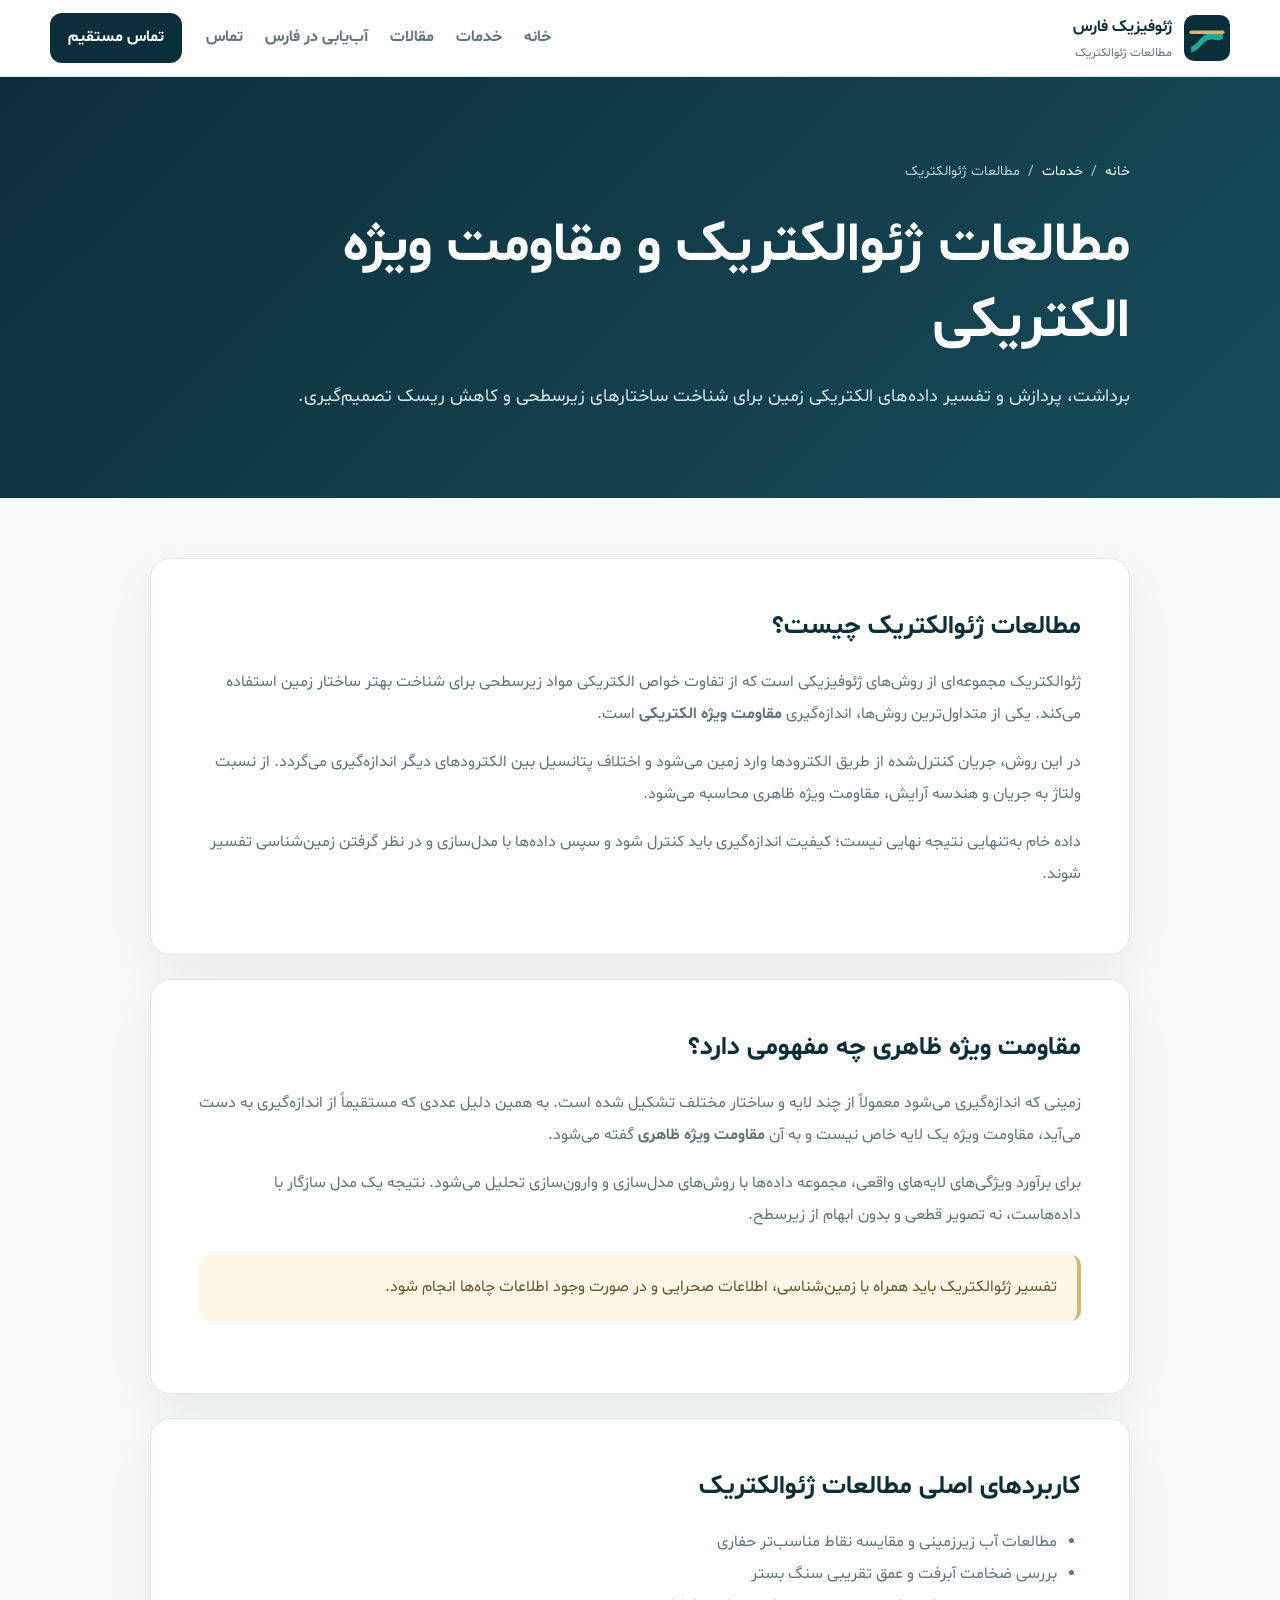
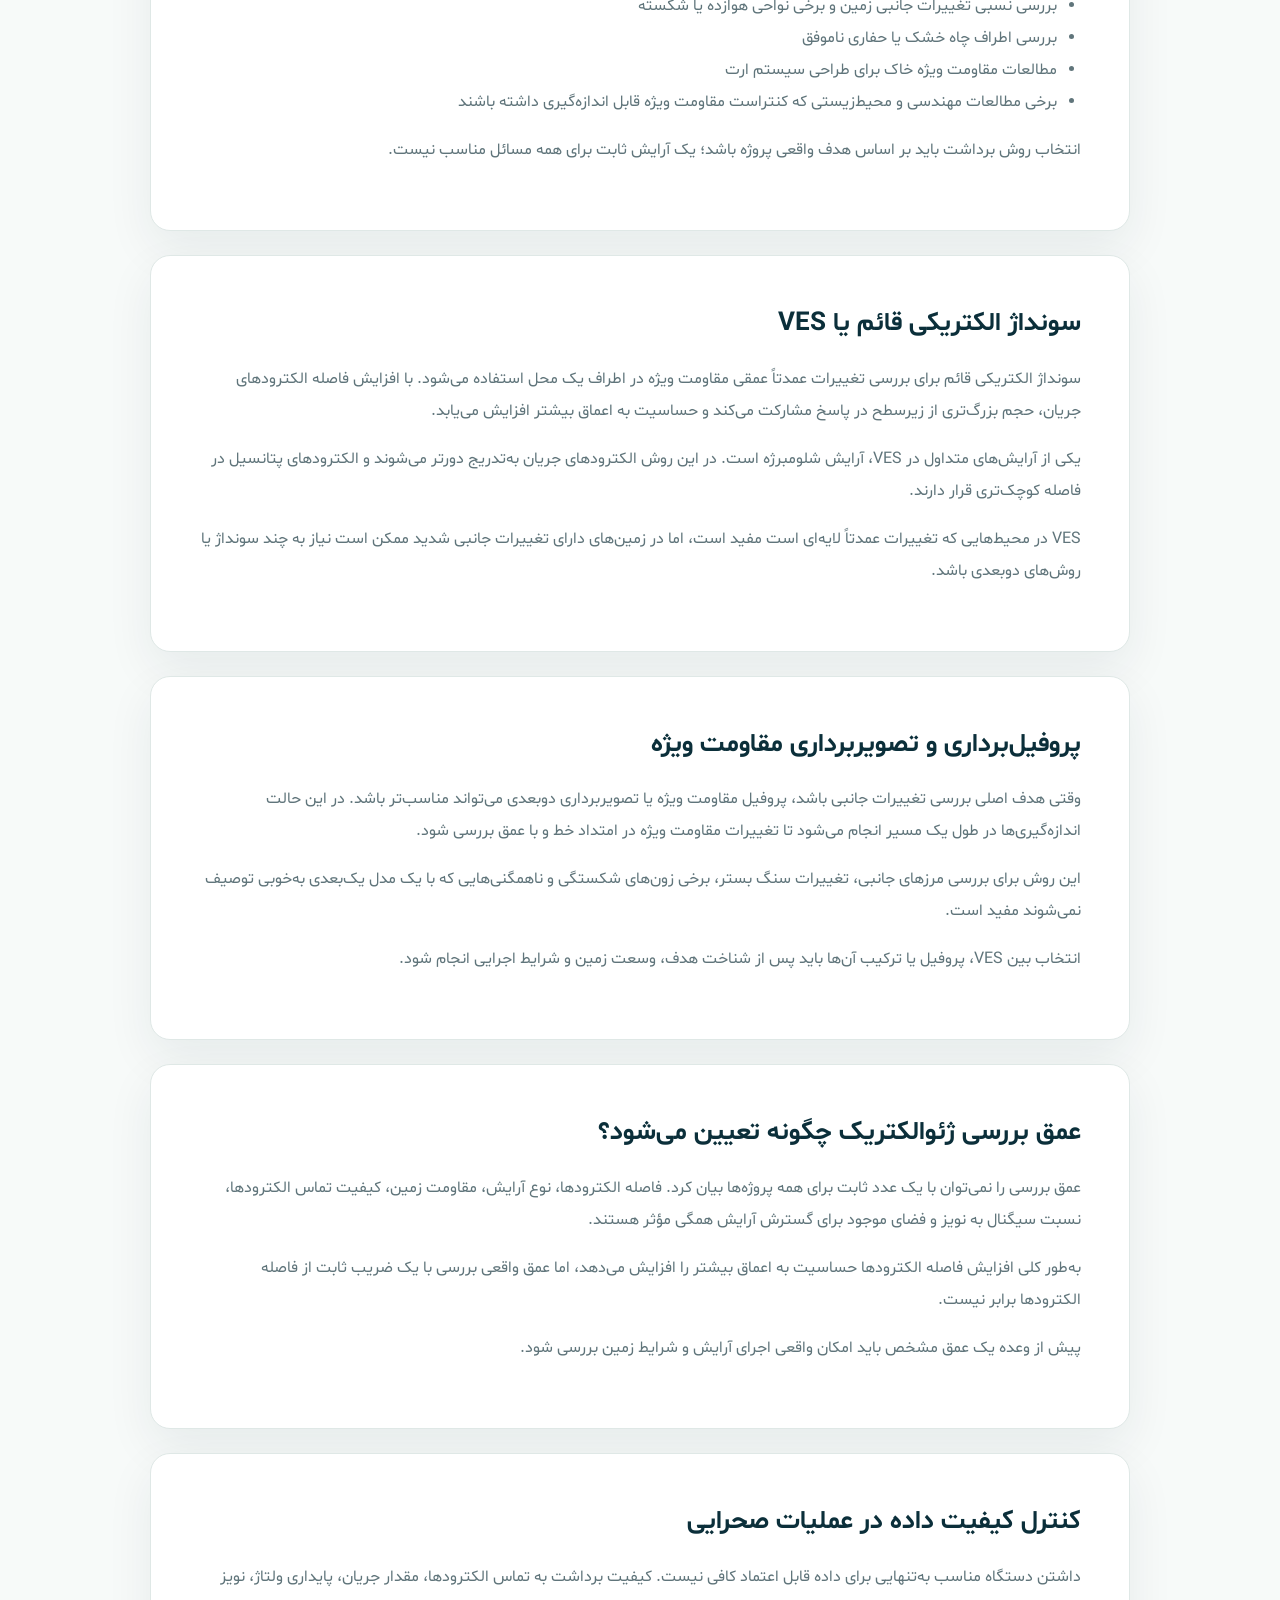
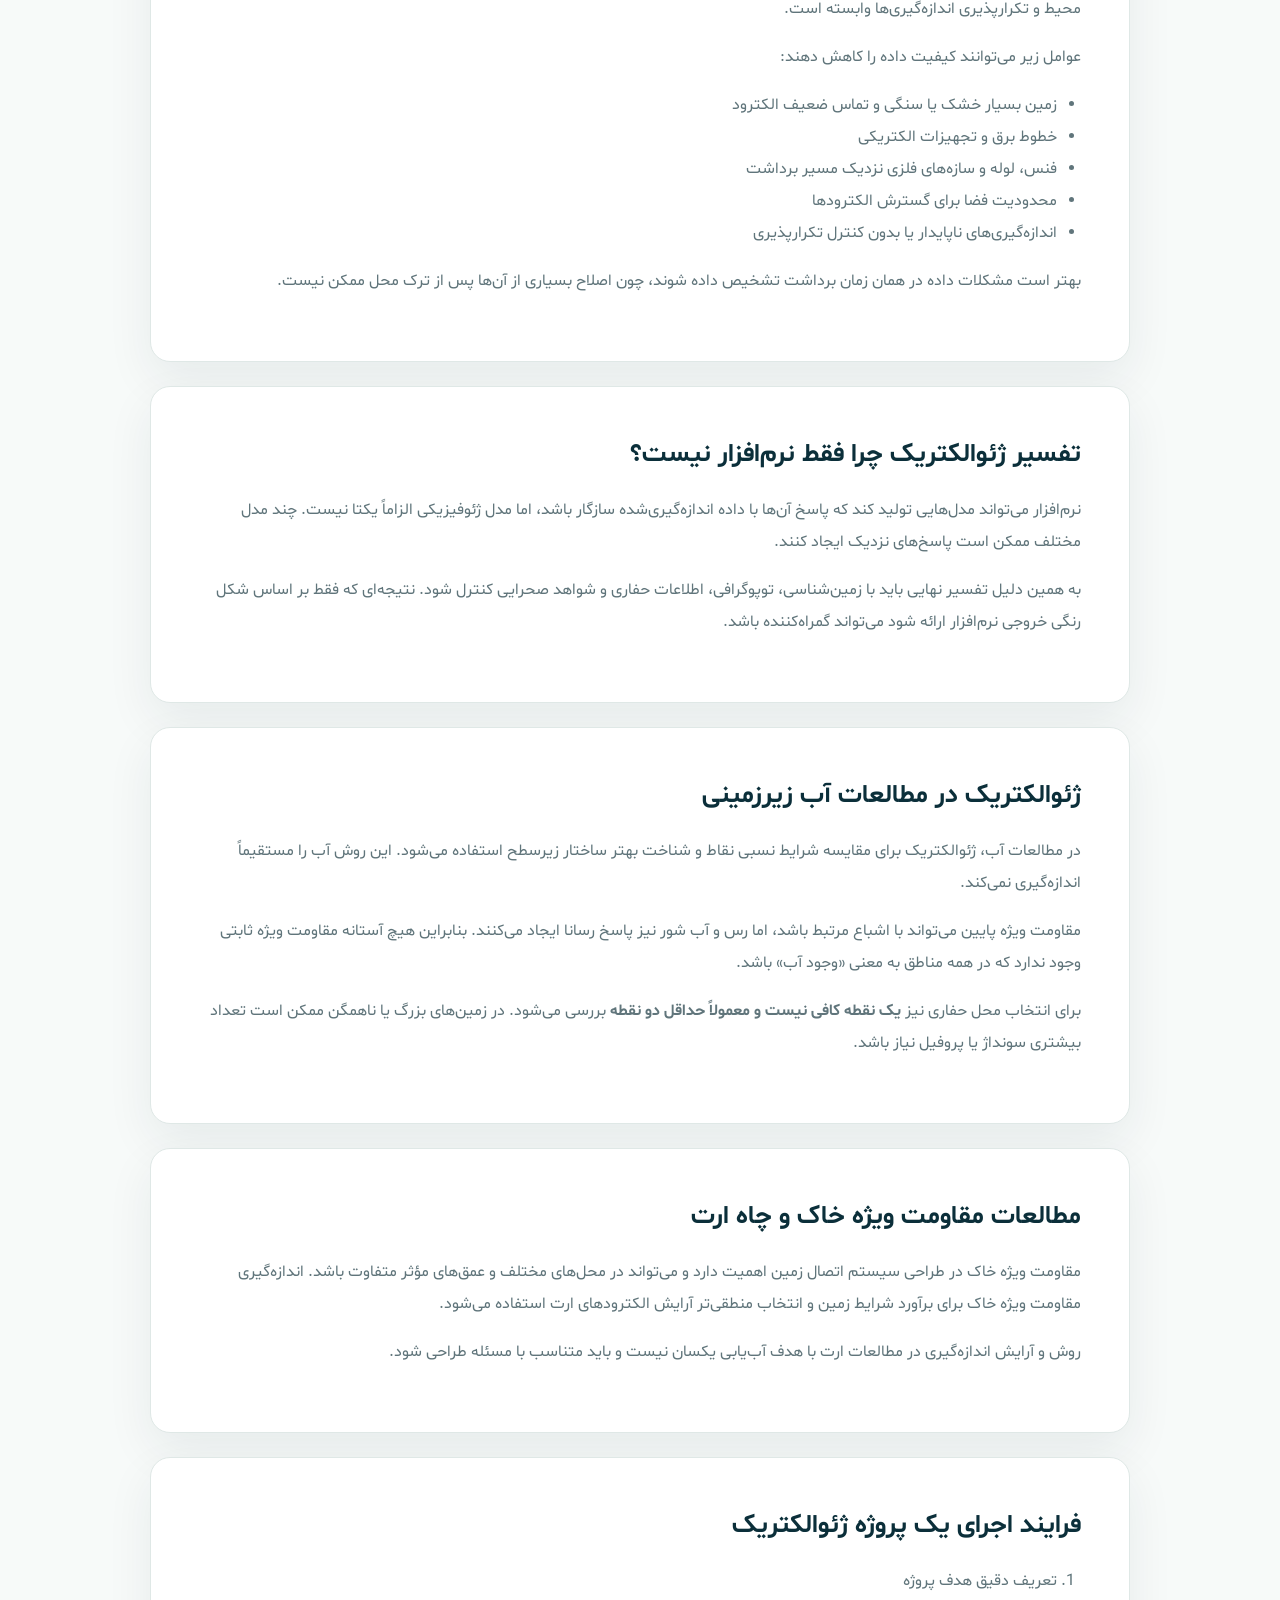
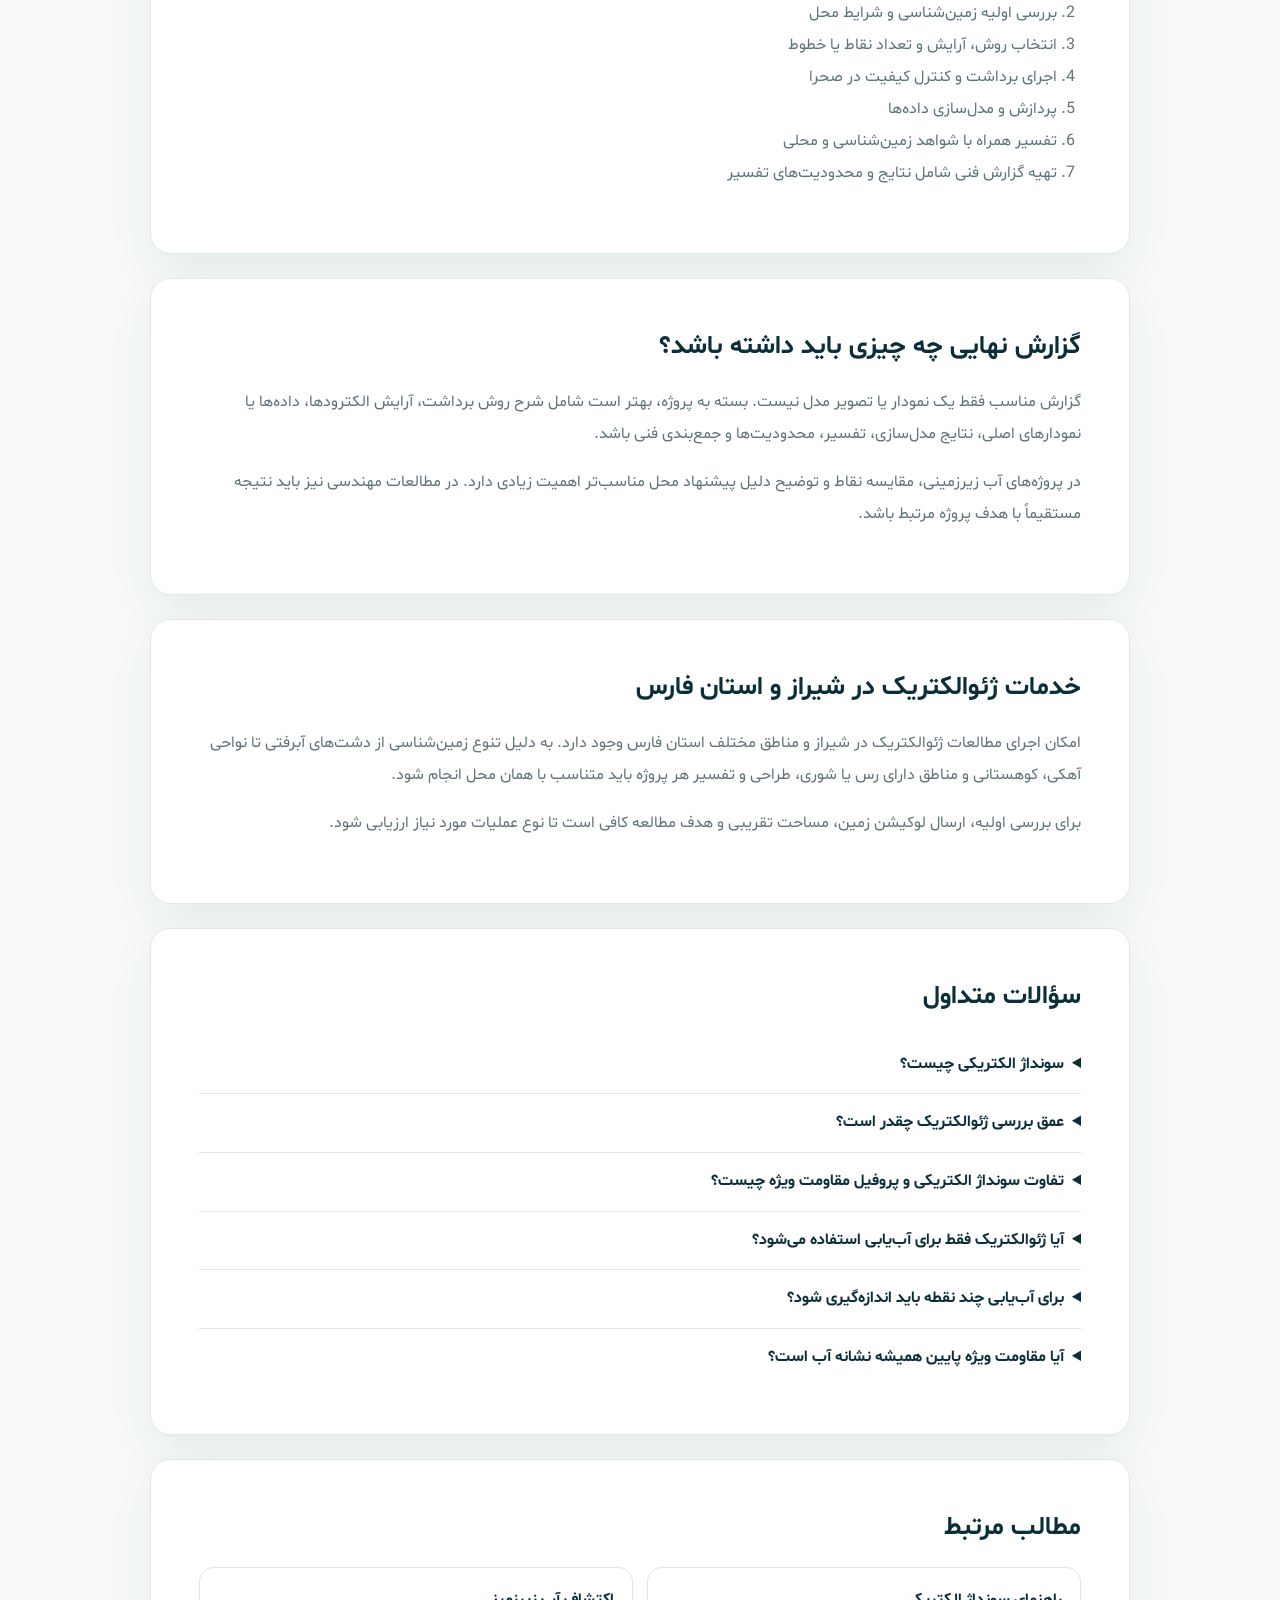
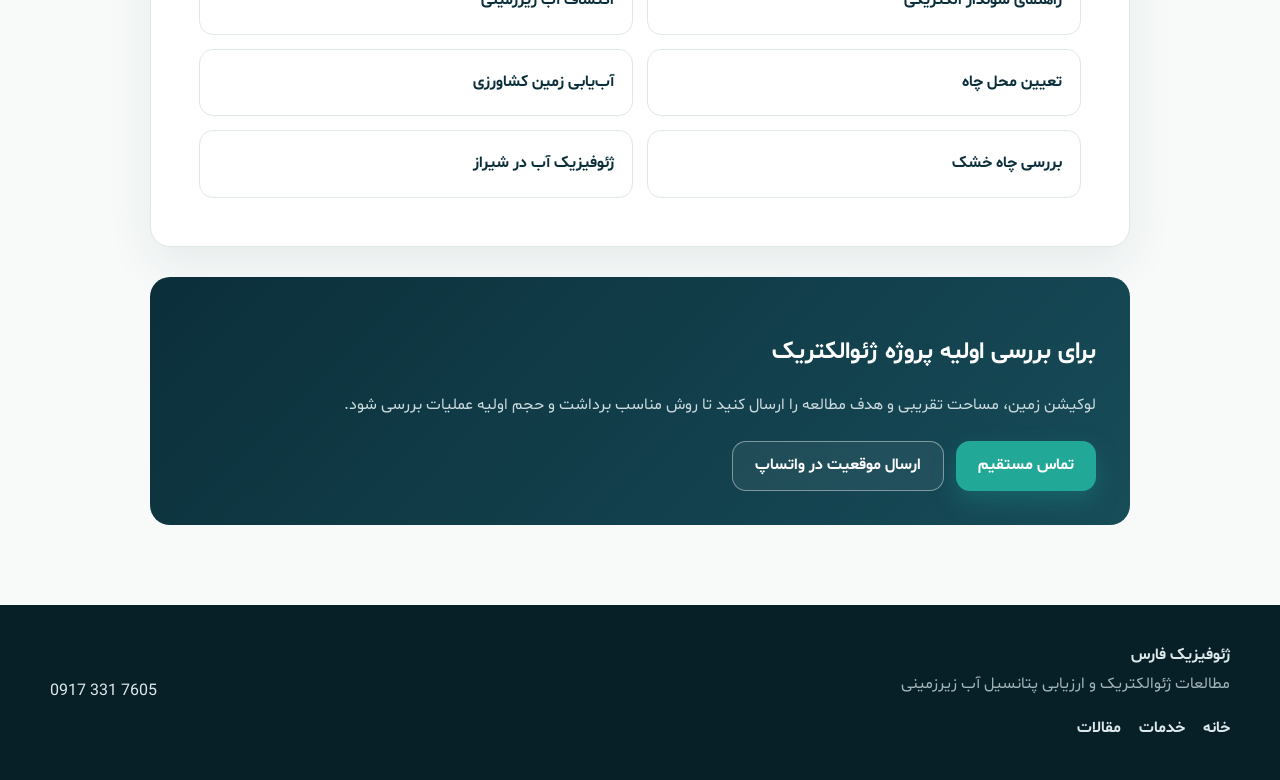
<file: services/geoelectrical-survey/index.html>
<!doctype html>
<html lang="fa" dir="rtl">
<head>
  <meta charset="utf-8">
  <meta name="viewport" content="width=device-width, initial-scale=1">
  <title>مطالعات ژئوالکتریک و مقاومت ویژه الکتریکی در فارس</title>
  <meta name="description" content="اجرای مطالعات ژئوالکتریک، سونداژ الکتریکی و مقاومت ویژه برای آب زیرزمینی، سنگ بستر و چاه ارت در فارس و جنوب ایران.">
  <meta name="keywords" content="ژئوالکتریک, سونداژ الکتریکی, مقاومت ویژه الکتریکی, دستگاه ژئوالکتریک">
  <meta name="robots" content="index, follow">
  <link rel="canonical" href="https://farsgeophysics.ir/services/geoelectrical-survey/">
  <meta name="theme-color" content="#0b2f3a">
  <link rel="icon" href="/favicon.svg" type="image/svg+xml">
  <link rel="stylesheet" href="/styles.css">
  <link rel="stylesheet" href="/inner-pages.css">
  <meta property="og:title" content="مطالعات ژئوالکتریک و مقاومت ویژه الکتریکی در فارس">
  <meta property="og:description" content="اجرای مطالعات ژئوالکتریک، سونداژ الکتریکی و مقاومت ویژه برای آب زیرزمینی، سنگ بستر و چاه ارت در فارس و جنوب ایران.">
  <meta property="og:type" content="article">
  <meta property="og:url" content="https://farsgeophysics.ir/services/geoelectrical-survey/">
  <meta property="og:image" content="https://farsgeophysics.ir/assets/hero.webp">
  <script type="application/ld+json">
  {
    "@context": "https://schema.org",
    "@graph": [
      {
        "@type": "Service",
        "@id": "https://farsgeophysics.ir/services/geoelectrical-survey/#main",
        "name": "مطالعات ژئوالکتریک و مقاومت ویژه الکتریکی",
        "description": "اجرای مطالعات ژئوالکتریک، سونداژ الکتریکی و مقاومت ویژه برای آب زیرزمینی، سنگ بستر و چاه ارت در فارس و جنوب ایران.",
        "url": "https://farsgeophysics.ir/services/geoelectrical-survey/",
        "provider": {
          "@id": "https://farsgeophysics.ir/#business"
        },
        "areaServed": [
          "فارس",
          "شیراز",
          "جنوب ایران"
        ]
      },
      {
        "@type": "FAQPage",
        "@id": "https://farsgeophysics.ir/services/geoelectrical-survey/#faq",
        "mainEntity": [
          {
            "@type": "Question",
            "name": "سونداژ الکتریکی چیست؟",
            "acceptedAnswer": {
              "@type": "Answer",
              "text": "سونداژ الکتریکی قائم یا VES روشی برای بررسی تغییرات مقاومت ویژه ظاهری زمین با افزایش فاصله الکترودها و کسب اطلاعات بیشتر از ساختار عمقی زیرسطح است."
            }
          },
          {
            "@type": "Question",
            "name": "عمق بررسی ژئوالکتریک چقدر است؟",
            "acceptedAnswer": {
              "@type": "Answer",
              "text": "عمق مؤثر یک عدد ثابت نیست و به آرایش الکترودها، فاصله الکترودها، مقاومت زمین، فضای اجرایی و کیفیت داده‌ها بستگی دارد."
            }
          },
          {
            "@type": "Question",
            "name": "تفاوت سونداژ الکتریکی و پروفیل مقاومت ویژه چیست؟",
            "acceptedAnswer": {
              "@type": "Answer",
              "text": "سونداژ قائم بیشتر برای بررسی تغییرات عمقی در اطراف یک نقطه استفاده می‌شود، در حالی که پروفیل یا تصویربرداری مقاومت ویژه برای بررسی تغییرات جانبی در طول یک مسیر مناسب‌تر است."
            }
          },
          {
            "@type": "Question",
            "name": "آیا ژئوالکتریک فقط برای آب‌یابی استفاده می‌شود؟",
            "acceptedAnswer": {
              "@type": "Answer",
              "text": "خیر. این روش علاوه بر مطالعات آب زیرزمینی، برای بررسی سنگ بستر، تغییرات جانبی زمین، مقاومت ویژه خاک و برخی مطالعات مهندسی و چاه ارت نیز کاربرد دارد."
            }
          },
          {
            "@type": "Question",
            "name": "برای آب‌یابی چند نقطه باید اندازه‌گیری شود؟",
            "acceptedAnswer": {
              "@type": "Answer",
              "text": "یک نقطه به‌تنهایی برای مقایسه کافی نیست. معمولاً حداقل دو نقطه بررسی می‌شود و بسته به وسعت زمین و ناهمگنی زیرسطح ممکن است تعداد بیشتری لازم باشد."
            }
          },
          {
            "@type": "Question",
            "name": "آیا مقاومت ویژه پایین همیشه نشانه آب است؟",
            "acceptedAnswer": {
              "@type": "Answer",
              "text": "خیر. رس، آب شور و برخی مواد رسانا نیز مقاومت ویژه پایین دارند و تفسیر باید با زمین‌شناسی، اطلاعات محلی و در صورت وجود داده‌های چاه‌ها انجام شود."
            }
          }
        ]
      }
    ]
  }
  </script>
</head>
<body class="inner-body">
  <header class="inner-header">
    <div class="container inner-nav">
      <a class="brand" href="/" aria-label="صفحه اصلی ژئوفیزیک فارس">
        <span class="brand-mark" aria-hidden="true"><svg viewBox="0 0 64 64"><rect width="64" height="64" rx="14"/><path class="wave" d="M10 44c10-3 14-17 24-19 8-2 13 4 20 0v8c-8 5-14-1-21 2-8 3-12 15-23 17z"/><path class="line" d="M10 24h44"/></svg></span>
        <span><strong>ژئوفیزیک فارس</strong><small>مطالعات ژئوالکتریک</small></span>
      </a>
      <nav class="inner-nav-links" aria-label="منوی صفحات داخلی"><a href="/">خانه</a><a href="/services/">خدمات</a><a href="/articles/">مقالات</a><a href="/water-exploration/fars/">آب‌یابی در فارس</a><a href="/#contact">تماس</a></nav>
      <a class="header-call" href="tel:+989173317605">تماس مستقیم</a>
    </div>
  </header>

  <main>
    <section class="inner-hero">
      <div class="container">
        <nav class="breadcrumbs" aria-label="مسیر صفحه"><a href="/">خانه</a><span>/</span><a href="/services/">خدمات</a><span>/</span><span>مطالعات ژئوالکتریک</span></nav>
        <h1>مطالعات ژئوالکتریک و مقاومت ویژه الکتریکی</h1>
        <p class="inner-lead">برداشت، پردازش و تفسیر داده‌های الکتریکی زمین برای شناخت ساختارهای زیرسطحی و کاهش ریسک تصمیم‌گیری.</p>
      </div>
    </section>

    <div class="container inner-content">
      <article class="content-card">
        <h2>مطالعات ژئوالکتریک چیست؟</h2>
        <p>ژئوالکتریک مجموعه‌ای از روش‌های ژئوفیزیکی است که از تفاوت خواص الکتریکی مواد زیرسطحی برای شناخت بهتر ساختار زمین استفاده می‌کند. یکی از متداول‌ترین روش‌ها، اندازه‌گیری <strong>مقاومت ویژه الکتریکی</strong> است.</p>
        <p>در این روش، جریان کنترل‌شده از طریق الکترودها وارد زمین می‌شود و اختلاف پتانسیل بین الکترودهای دیگر اندازه‌گیری می‌گردد. از نسبت ولتاژ به جریان و هندسه آرایش، مقاومت ویژه ظاهری محاسبه می‌شود.</p>
        <p>داده خام به‌تنهایی نتیجه نهایی نیست؛ کیفیت اندازه‌گیری باید کنترل شود و سپس داده‌ها با مدل‌سازی و در نظر گرفتن زمین‌شناسی تفسیر شوند.</p>
      </article>

      <article class="content-card">
        <h2>مقاومت ویژه ظاهری چه مفهومی دارد؟</h2>
        <p>زمینی که اندازه‌گیری می‌شود معمولاً از چند لایه و ساختار مختلف تشکیل شده است. به همین دلیل عددی که مستقیماً از اندازه‌گیری به دست می‌آید، مقاومت ویژه یک لایه خاص نیست و به آن <strong>مقاومت ویژه ظاهری</strong> گفته می‌شود.</p>
        <p>برای برآورد ویژگی‌های لایه‌های واقعی، مجموعه داده‌ها با روش‌های مدل‌سازی و وارون‌سازی تحلیل می‌شود. نتیجه یک مدل سازگار با داده‌هاست، نه تصویر قطعی و بدون ابهام از زیرسطح.</p>
        <div class="notice">تفسیر ژئوالکتریک باید همراه با زمین‌شناسی، اطلاعات صحرایی و در صورت وجود اطلاعات چاه‌ها انجام شود.</div>
      </article>

      <article class="content-card">
        <h2>کاربردهای اصلی مطالعات ژئوالکتریک</h2>
        <ul>
          <li>مطالعات آب زیرزمینی و مقایسه نقاط مناسب‌تر حفاری</li>
          <li>بررسی ضخامت آبرفت و عمق تقریبی سنگ بستر</li>
          <li>بررسی نسبی تغییرات جانبی زمین و برخی نواحی هوازده یا شکسته</li>
          <li>بررسی اطراف چاه خشک یا حفاری ناموفق</li>
          <li>مطالعات مقاومت ویژه خاک برای طراحی سیستم ارت</li>
          <li>برخی مطالعات مهندسی و محیط‌زیستی که کنتراست مقاومت ویژه قابل اندازه‌گیری داشته باشند</li>
        </ul>
        <p>انتخاب روش برداشت باید بر اساس هدف واقعی پروژه باشد؛ یک آرایش ثابت برای همه مسائل مناسب نیست.</p>
      </article>

      <article class="content-card">
        <h2>سونداژ الکتریکی قائم یا VES</h2>
        <p>سونداژ الکتریکی قائم برای بررسی تغییرات عمدتاً عمقی مقاومت ویژه در اطراف یک محل استفاده می‌شود. با افزایش فاصله الکترودهای جریان، حجم بزرگ‌تری از زیرسطح در پاسخ مشارکت می‌کند و حساسیت به اعماق بیشتر افزایش می‌یابد.</p>
        <p>یکی از آرایش‌های متداول در VES، آرایش شلومبرژه است. در این روش الکترودهای جریان به‌تدریج دورتر می‌شوند و الکترودهای پتانسیل در فاصله کوچک‌تری قرار دارند.</p>
        <p>VES در محیط‌هایی که تغییرات عمدتاً لایه‌ای است مفید است، اما در زمین‌های دارای تغییرات جانبی شدید ممکن است نیاز به چند سونداژ یا روش‌های دوبعدی باشد.</p>
      </article>

      <article class="content-card">
        <h2>پروفیل‌برداری و تصویربرداری مقاومت ویژه</h2>
        <p>وقتی هدف اصلی بررسی تغییرات جانبی باشد، پروفیل مقاومت ویژه یا تصویربرداری دوبعدی می‌تواند مناسب‌تر باشد. در این حالت اندازه‌گیری‌ها در طول یک مسیر انجام می‌شود تا تغییرات مقاومت ویژه در امتداد خط و با عمق بررسی شود.</p>
        <p>این روش برای بررسی مرزهای جانبی، تغییرات سنگ بستر، برخی زون‌های شکستگی و ناهمگنی‌هایی که با یک مدل یک‌بعدی به‌خوبی توصیف نمی‌شوند مفید است.</p>
        <p>انتخاب بین VES، پروفیل یا ترکیب آن‌ها باید پس از شناخت هدف، وسعت زمین و شرایط اجرایی انجام شود.</p>
      </article>

      <article class="content-card">
        <h2>عمق بررسی ژئوالکتریک چگونه تعیین می‌شود؟</h2>
        <p>عمق بررسی را نمی‌توان با یک عدد ثابت برای همه پروژه‌ها بیان کرد. فاصله الکترودها، نوع آرایش، مقاومت زمین، کیفیت تماس الکترودها، نسبت سیگنال به نویز و فضای موجود برای گسترش آرایش همگی مؤثر هستند.</p>
        <p>به‌طور کلی افزایش فاصله الکترودها حساسیت به اعماق بیشتر را افزایش می‌دهد، اما عمق واقعی بررسی با یک ضریب ثابت از فاصله الکترودها برابر نیست.</p>
        <p>پیش از وعده یک عمق مشخص باید امکان واقعی اجرای آرایش و شرایط زمین بررسی شود.</p>
      </article>

      <article class="content-card">
        <h2>کنترل کیفیت داده در عملیات صحرایی</h2>
        <p>داشتن دستگاه مناسب به‌تنهایی برای داده قابل اعتماد کافی نیست. کیفیت برداشت به تماس الکترودها، مقدار جریان، پایداری ولتاژ، نویز محیط و تکرارپذیری اندازه‌گیری‌ها وابسته است.</p>
        <p>عوامل زیر می‌توانند کیفیت داده را کاهش دهند:</p>
        <ul>
          <li>زمین بسیار خشک یا سنگی و تماس ضعیف الکترود</li>
          <li>خطوط برق و تجهیزات الکتریکی</li>
          <li>فنس، لوله و سازه‌های فلزی نزدیک مسیر برداشت</li>
          <li>محدودیت فضا برای گسترش الکترودها</li>
          <li>اندازه‌گیری‌های ناپایدار یا بدون کنترل تکرارپذیری</li>
        </ul>
        <p>بهتر است مشکلات داده در همان زمان برداشت تشخیص داده شوند، چون اصلاح بسیاری از آن‌ها پس از ترک محل ممکن نیست.</p>
      </article>

      <article class="content-card">
        <h2>تفسیر ژئوالکتریک چرا فقط نرم‌افزار نیست؟</h2>
        <p>نرم‌افزار می‌تواند مدل‌هایی تولید کند که پاسخ آن‌ها با داده اندازه‌گیری‌شده سازگار باشد، اما مدل ژئوفیزیکی الزاماً یکتا نیست. چند مدل مختلف ممکن است پاسخ‌های نزدیک ایجاد کنند.</p>
        <p>به همین دلیل تفسیر نهایی باید با زمین‌شناسی، توپوگرافی، اطلاعات حفاری و شواهد صحرایی کنترل شود. نتیجه‌ای که فقط بر اساس شکل رنگی خروجی نرم‌افزار ارائه شود می‌تواند گمراه‌کننده باشد.</p>
      </article>

      <article class="content-card">
        <h2>ژئوالکتریک در مطالعات آب زیرزمینی</h2>
        <p>در مطالعات آب، ژئوالکتریک برای مقایسه شرایط نسبی نقاط و شناخت بهتر ساختار زیرسطح استفاده می‌شود. این روش آب را مستقیماً اندازه‌گیری نمی‌کند.</p>
        <p>مقاومت ویژه پایین می‌تواند با اشباع مرتبط باشد، اما رس و آب شور نیز پاسخ رسانا ایجاد می‌کنند. بنابراین هیچ آستانه مقاومت ویژه ثابتی وجود ندارد که در همه مناطق به معنی «وجود آب» باشد.</p>
        <p>برای انتخاب محل حفاری نیز <strong>یک نقطه کافی نیست و معمولاً حداقل دو نقطه</strong> بررسی می‌شود. در زمین‌های بزرگ یا ناهمگن ممکن است تعداد بیشتری سونداژ یا پروفیل نیاز باشد.</p>
      </article>

      <article class="content-card">
        <h2>مطالعات مقاومت ویژه خاک و چاه ارت</h2>
        <p>مقاومت ویژه خاک در طراحی سیستم اتصال زمین اهمیت دارد و می‌تواند در محل‌های مختلف و عمق‌های مؤثر متفاوت باشد. اندازه‌گیری مقاومت ویژه خاک برای برآورد شرایط زمین و انتخاب منطقی‌تر آرایش الکترودهای ارت استفاده می‌شود.</p>
        <p>روش و آرایش اندازه‌گیری در مطالعات ارت با هدف آب‌یابی یکسان نیست و باید متناسب با مسئله طراحی شود.</p>
      </article>

      <article class="content-card">
        <h2>فرایند اجرای یک پروژه ژئوالکتریک</h2>
        <ol>
          <li>تعریف دقیق هدف پروژه</li>
          <li>بررسی اولیه زمین‌شناسی و شرایط محل</li>
          <li>انتخاب روش، آرایش و تعداد نقاط یا خطوط</li>
          <li>اجرای برداشت و کنترل کیفیت در صحرا</li>
          <li>پردازش و مدل‌سازی داده‌ها</li>
          <li>تفسیر همراه با شواهد زمین‌شناسی و محلی</li>
          <li>تهیه گزارش فنی شامل نتایج و محدودیت‌های تفسیر</li>
        </ol>
      </article>

      <article class="content-card">
        <h2>گزارش نهایی چه چیزی باید داشته باشد؟</h2>
        <p>گزارش مناسب فقط یک نمودار یا تصویر مدل نیست. بسته به پروژه، بهتر است شامل شرح روش برداشت، آرایش الکترودها، داده‌ها یا نمودارهای اصلی، نتایج مدل‌سازی، تفسیر، محدودیت‌ها و جمع‌بندی فنی باشد.</p>
        <p>در پروژه‌های آب زیرزمینی، مقایسه نقاط و توضیح دلیل پیشنهاد محل مناسب‌تر اهمیت زیادی دارد. در مطالعات مهندسی نیز باید نتیجه مستقیماً با هدف پروژه مرتبط باشد.</p>
      </article>

      <article class="content-card">
        <h2>خدمات ژئوالکتریک در شیراز و استان فارس</h2>
        <p>امکان اجرای مطالعات ژئوالکتریک در شیراز و مناطق مختلف استان فارس وجود دارد. به دلیل تنوع زمین‌شناسی از دشت‌های آبرفتی تا نواحی آهکی، کوهستانی و مناطق دارای رس یا شوری، طراحی و تفسیر هر پروژه باید متناسب با همان محل انجام شود.</p>
        <p>برای بررسی اولیه، ارسال لوکیشن زمین، مساحت تقریبی و هدف مطالعه کافی است تا نوع عملیات مورد نیاز ارزیابی شود.</p>
      </article>

      <article class="content-card">
        <h2 id="faq">سؤالات متداول</h2>
        <div class="faq-stack">
          <details><summary>سونداژ الکتریکی چیست؟</summary><p>سونداژ الکتریکی قائم یا VES روشی برای بررسی تغییرات مقاومت ویژه ظاهری زمین با افزایش فاصله الکترودها و کسب اطلاعات بیشتر از ساختار عمقی زیرسطح است.</p></details>
          <details><summary>عمق بررسی ژئوالکتریک چقدر است؟</summary><p>عمق مؤثر یک عدد ثابت نیست و به آرایش الکترودها، فاصله الکترودها، مقاومت زمین، فضای اجرایی و کیفیت داده‌ها بستگی دارد.</p></details>
          <details><summary>تفاوت سونداژ الکتریکی و پروفیل مقاومت ویژه چیست؟</summary><p>سونداژ قائم بیشتر برای بررسی تغییرات عمقی در اطراف یک نقطه استفاده می‌شود، در حالی که پروفیل یا تصویربرداری مقاومت ویژه برای بررسی تغییرات جانبی در طول یک مسیر مناسب‌تر است.</p></details>
          <details><summary>آیا ژئوالکتریک فقط برای آب‌یابی استفاده می‌شود؟</summary><p>خیر. این روش علاوه بر مطالعات آب زیرزمینی، برای بررسی سنگ بستر، تغییرات جانبی زمین، مقاومت ویژه خاک و برخی مطالعات مهندسی و چاه ارت نیز کاربرد دارد.</p></details>
          <details><summary>برای آب‌یابی چند نقطه باید اندازه‌گیری شود؟</summary><p>یک نقطه به‌تنهایی برای مقایسه کافی نیست. معمولاً حداقل دو نقطه بررسی می‌شود و بسته به وسعت زمین و ناهمگنی زیرسطح ممکن است تعداد بیشتری لازم باشد.</p></details>
          <details><summary>آیا مقاومت ویژه پایین همیشه نشانه آب است؟</summary><p>خیر. رس، آب شور و برخی مواد رسانا نیز مقاومت ویژه پایین دارند و تفسیر باید با زمین‌شناسی، اطلاعات محلی و در صورت وجود داده‌های چاه‌ها انجام شود.</p></details>
        </div>
      </article>

      <article class="content-card">
        <h2>مطالب مرتبط</h2>
        <div class="related-links"><a href="/articles/electrical-resistivity-survey/">راهنمای سونداژ الکتریکی</a><a href="/services/groundwater-exploration/">اکتشاف آب زیرزمینی</a><a href="/services/well-site-selection/">تعیین محل چاه</a><a href="/services/agricultural-water-exploration/">آب‌یابی زمین کشاورزی</a><a href="/services/dry-well-investigation/">بررسی چاه خشک</a><a href="/water-exploration/shiraz/">ژئوفیزیک آب در شیراز</a></div>
      </article>

      <section class="inner-cta">
        <h2>برای بررسی اولیه پروژه ژئوالکتریک</h2>
        <p>لوکیشن زمین، مساحت تقریبی و هدف مطالعه را ارسال کنید تا روش مناسب برداشت و حجم اولیه عملیات بررسی شود.</p>
        <div class="inner-cta-actions"><a class="btn btn-primary" href="tel:+989173317605">تماس مستقیم</a><a class="btn btn-secondary" href="https://wa.me/989173317605" target="_blank" rel="noopener">ارسال موقعیت در واتساپ</a></div>
      </section>
    </div>
  </main>

  <footer class="inner-footer">
    <div class="container">
      <div><strong>ژئوفیزیک فارس</strong><p>مطالعات ژئوالکتریک و ارزیابی پتانسیل آب زیرزمینی</p><nav class="inner-footer-links" aria-label="دسترسی سریع"><a href="/">خانه</a><a href="/services/">خدمات</a><a href="/articles/">مقالات</a></nav></div>
      <div><a href="tel:+989173317605" dir="ltr">0917 331 7605</a></div>
    </div>
  </footer>
</body>
</html>
</file>
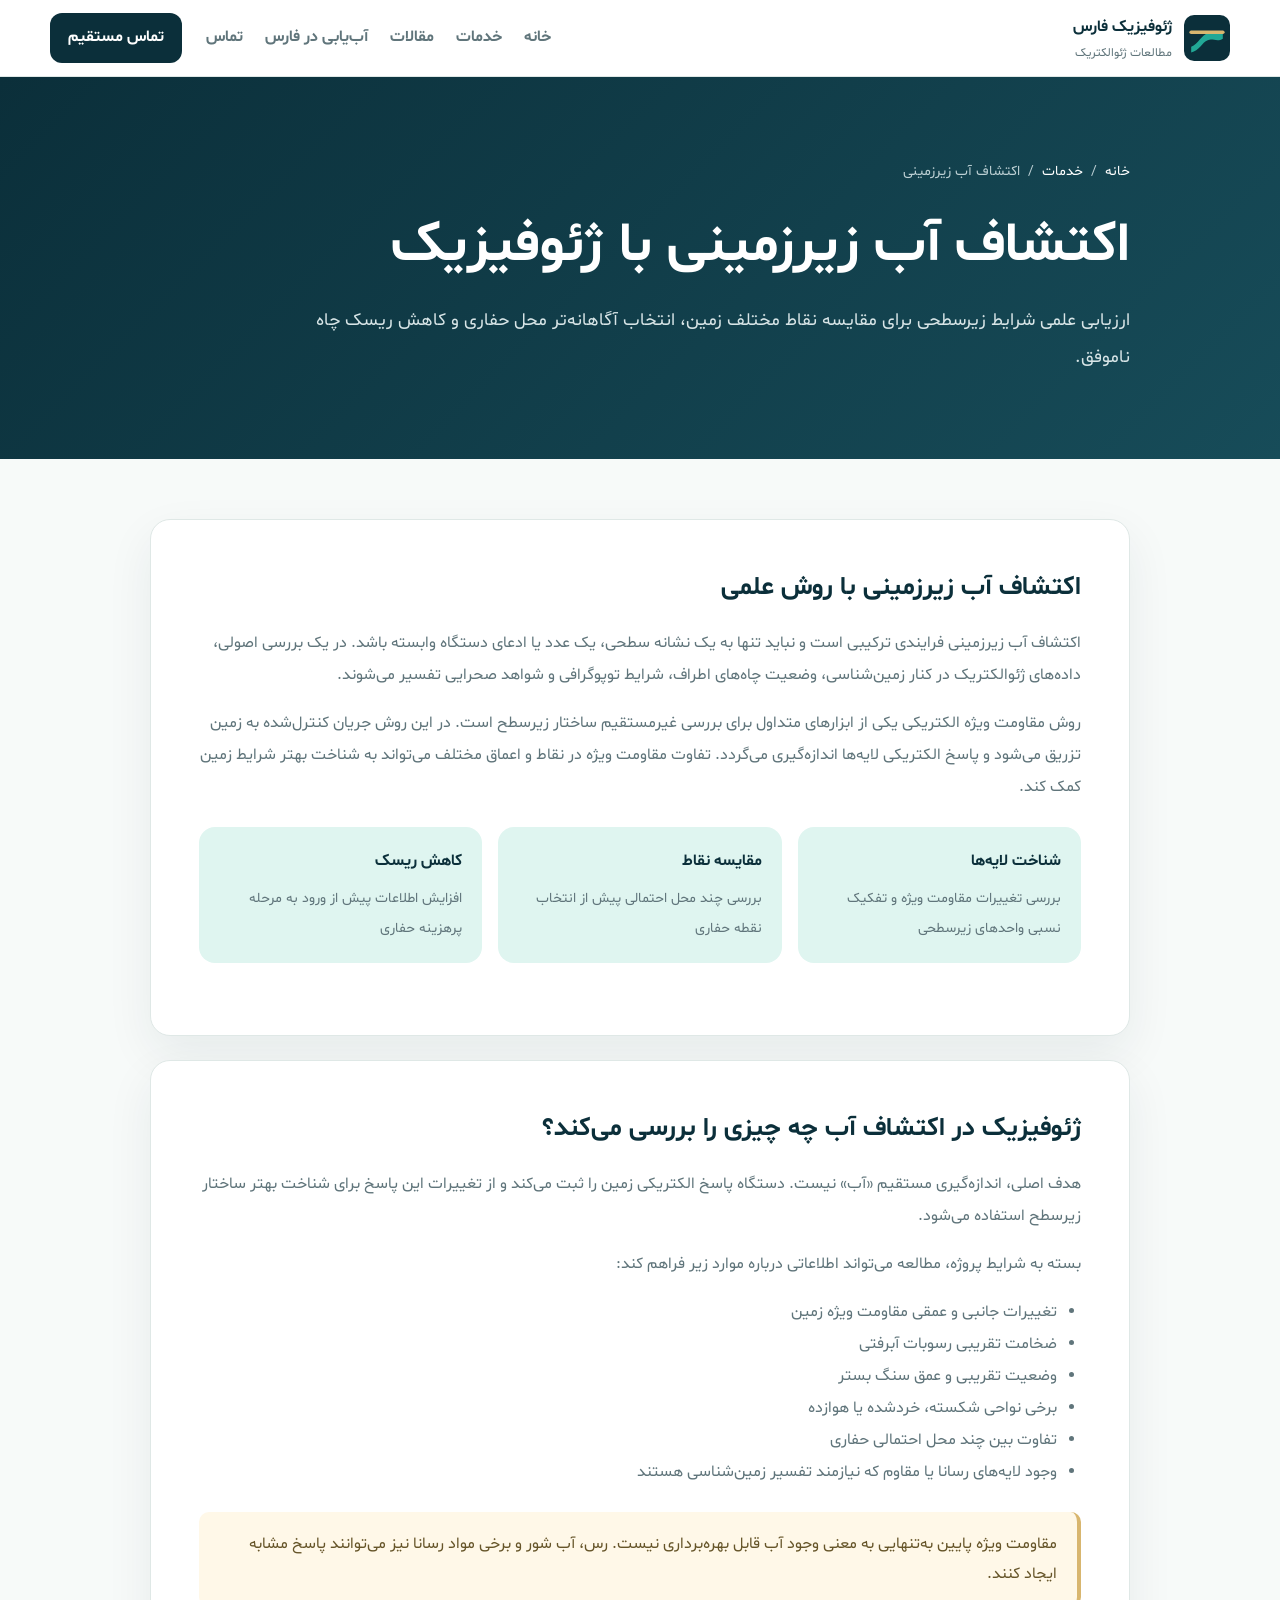
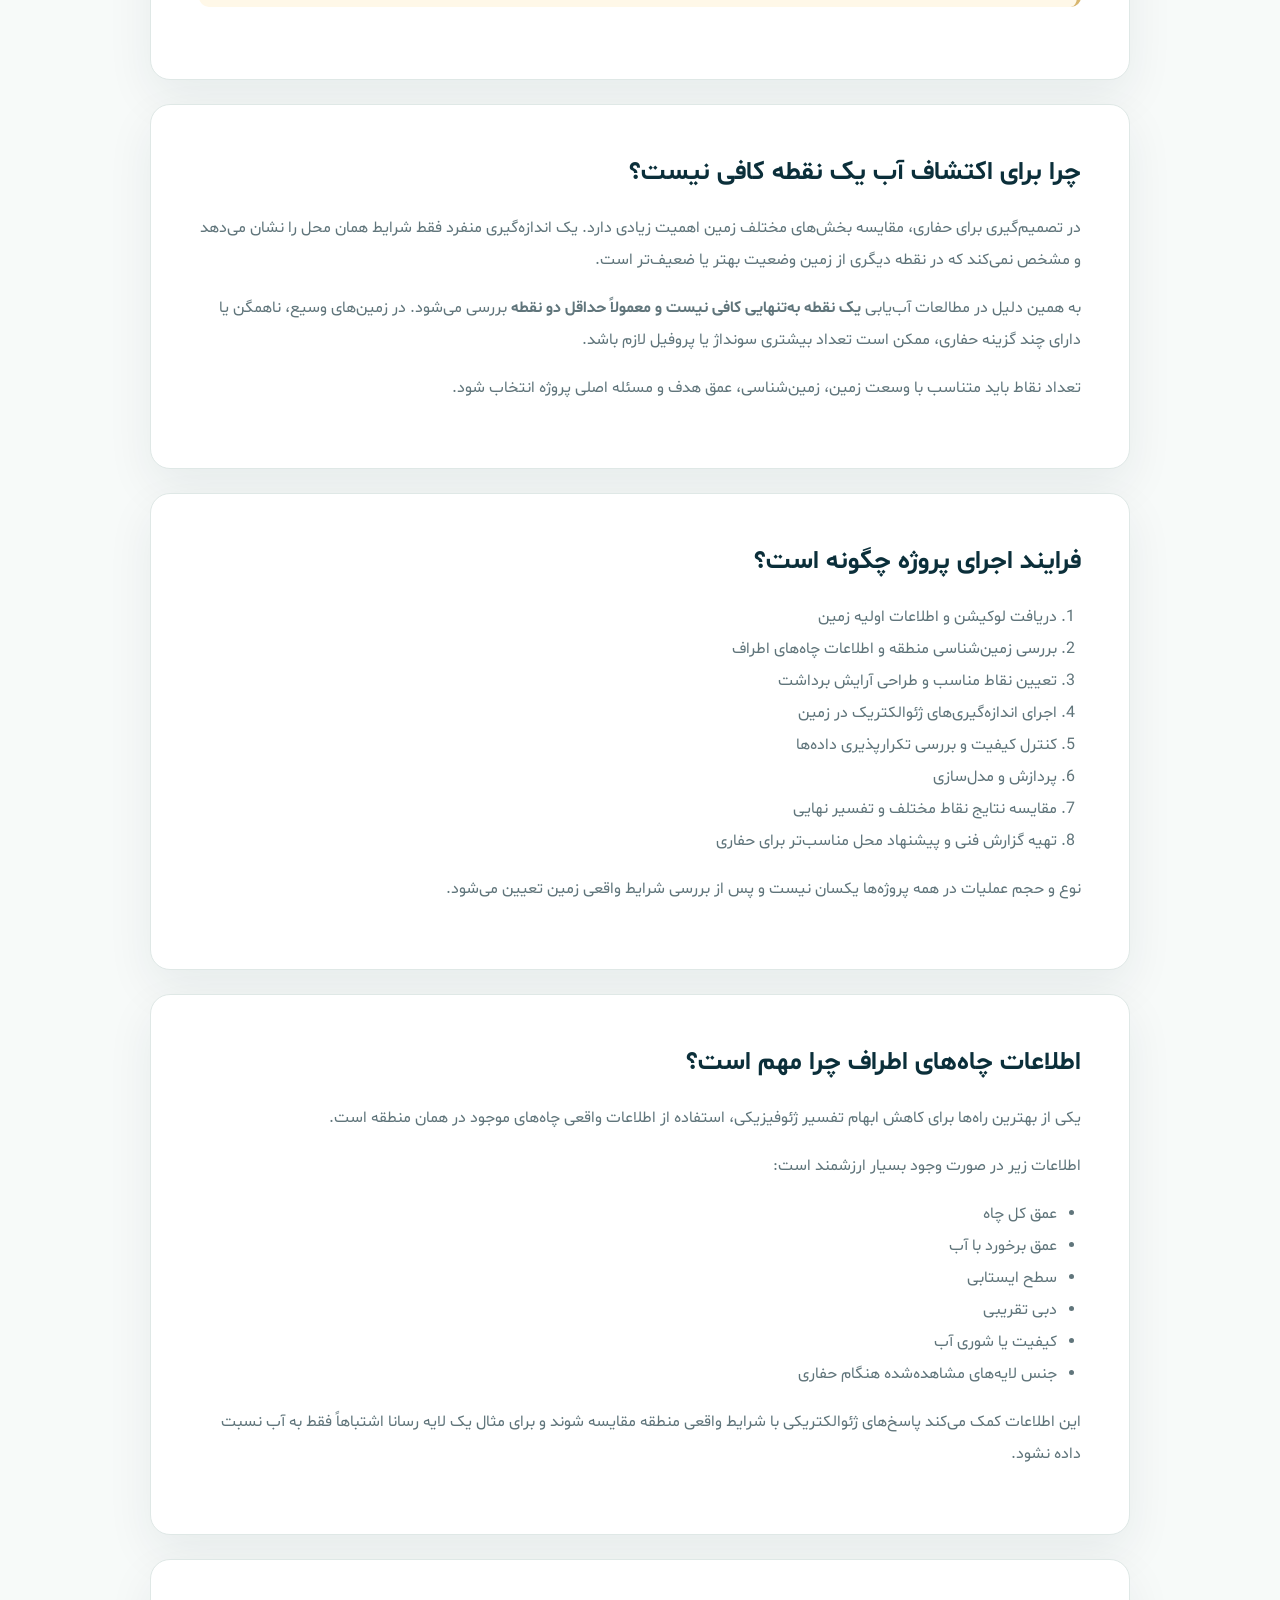
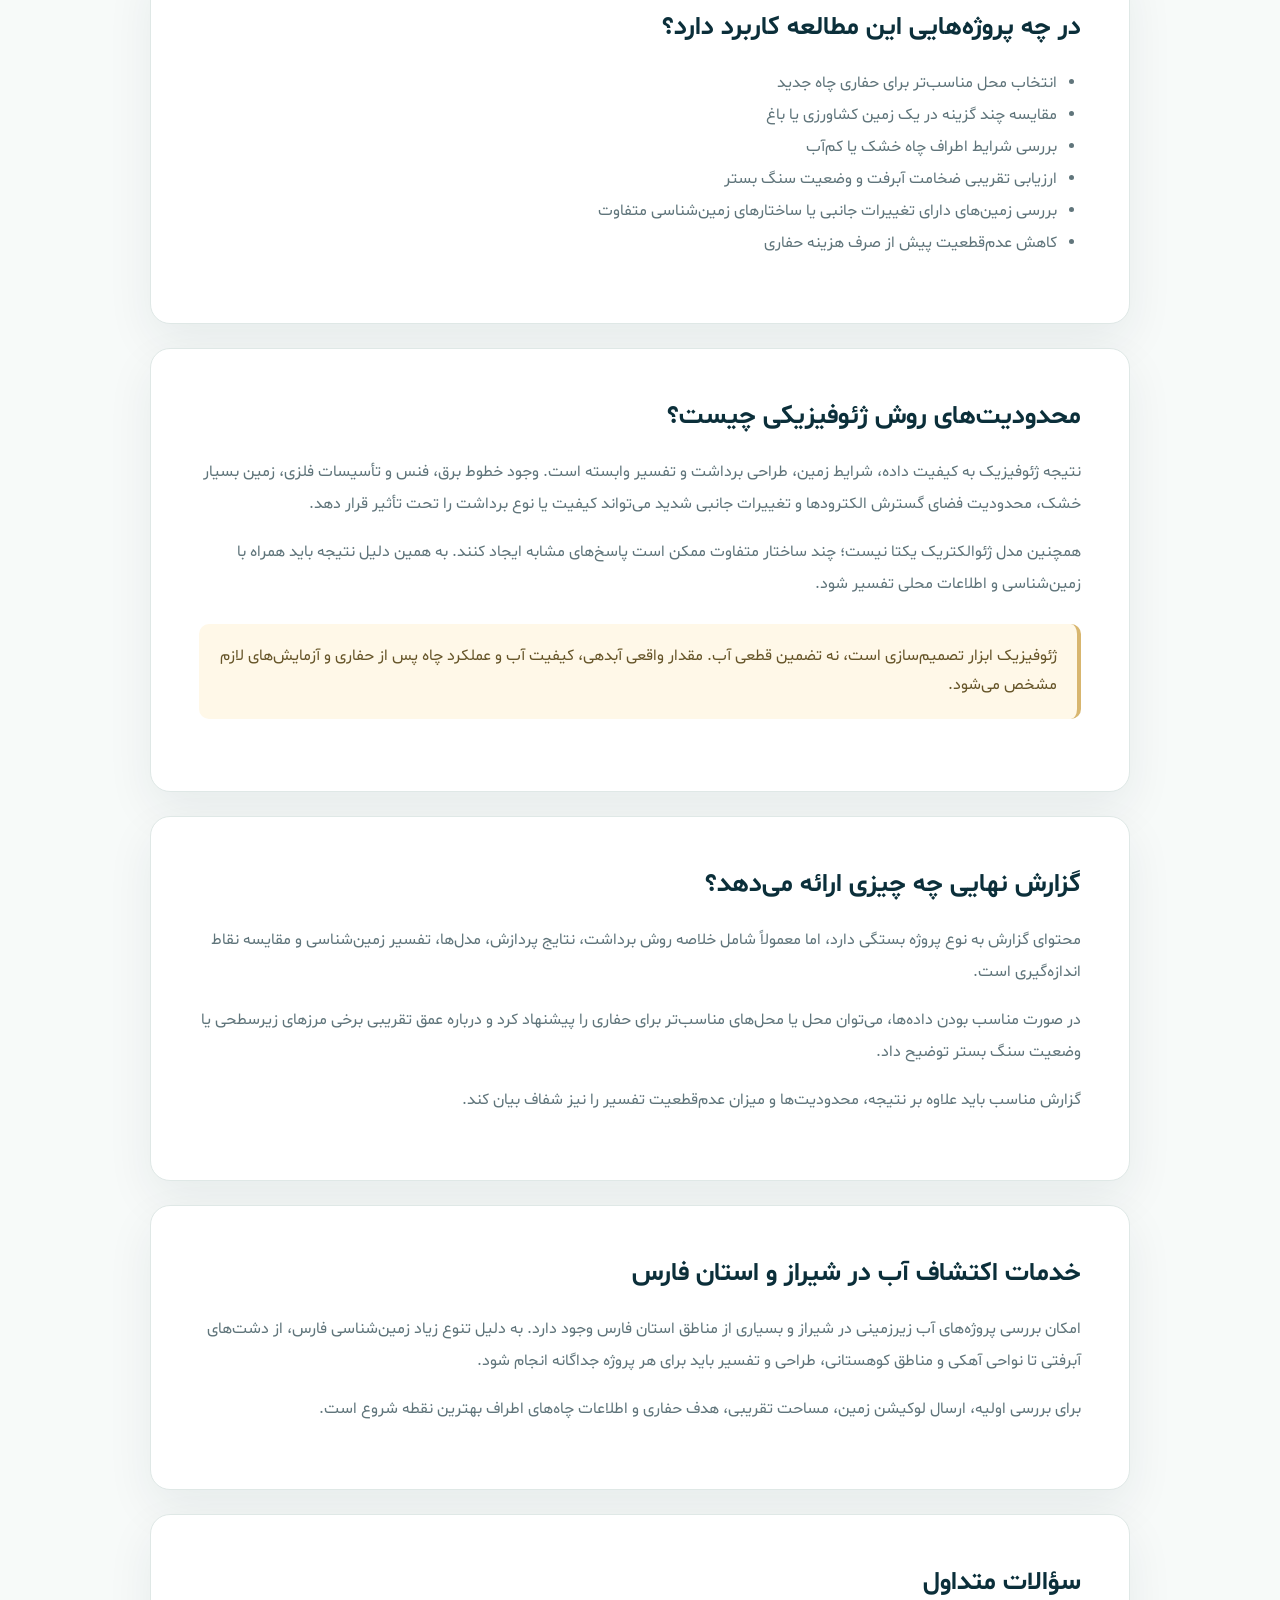
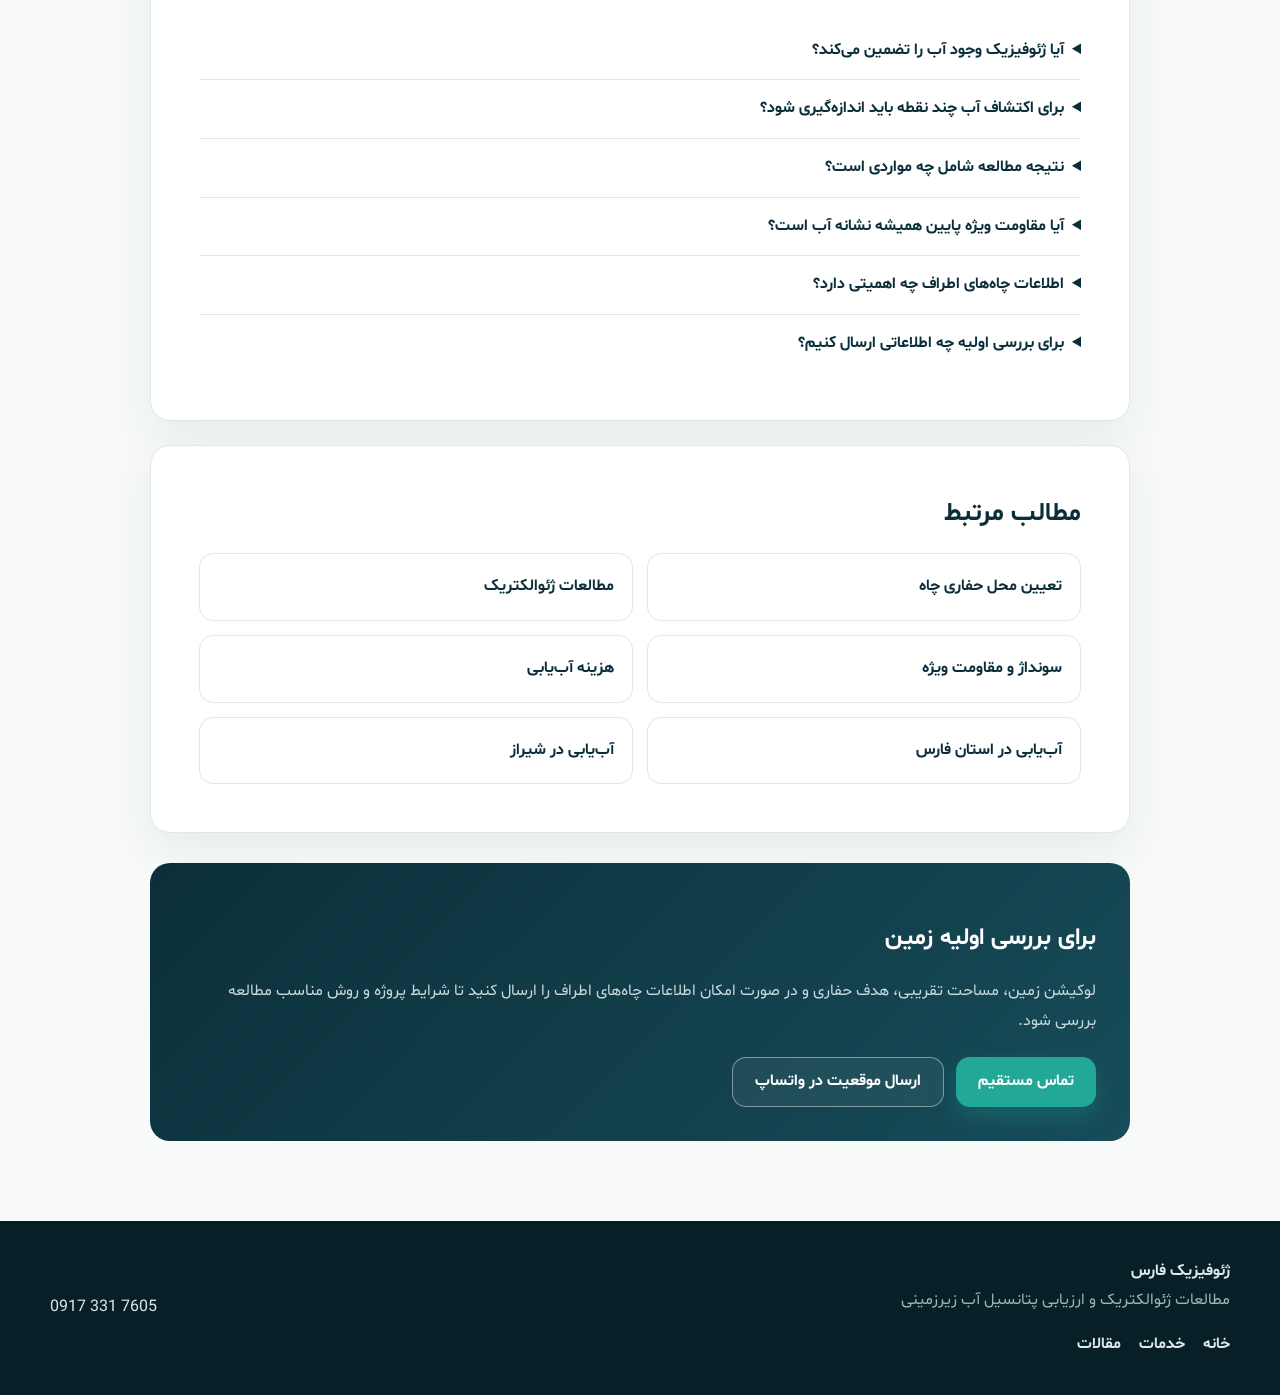
<file: services/groundwater-exploration/index.html>
<!doctype html>
<html lang="fa" dir="rtl">
<head>
  <meta charset="utf-8">
  <meta name="viewport" content="width=device-width, initial-scale=1">
  <title>اکتشاف آب زیرزمینی با ژئوفیزیک | آب‌یابی علمی</title>
  <meta name="description" content="اکتشاف آب زیرزمینی با روش ژئوالکتریک، بررسی لایه‌های زیرسطحی و تعیین نقاط مناسب‌تر حفاری چاه در فارس و جنوب ایران.">
  <meta name="keywords" content="اکتشاف آب زیرزمینی, آب یابی علمی, ژئوفیزیک آب زیرزمینی, پیدا کردن آب زیرزمینی">
  <meta name="robots" content="index, follow">
  <link rel="canonical" href="https://farsgeophysics.ir/services/groundwater-exploration/">
  <meta name="theme-color" content="#0b2f3a">
  <link rel="icon" href="/favicon.svg" type="image/svg+xml">
  <link rel="stylesheet" href="/styles.css">
  <link rel="stylesheet" href="/inner-pages.css">
  <meta property="og:title" content="اکتشاف آب زیرزمینی با ژئوفیزیک | آب‌یابی علمی">
  <meta property="og:description" content="اکتشاف آب زیرزمینی با روش ژئوالکتریک، بررسی لایه‌های زیرسطحی و تعیین نقاط مناسب‌تر حفاری چاه در فارس و جنوب ایران.">
  <meta property="og:type" content="article">
  <meta property="og:url" content="https://farsgeophysics.ir/services/groundwater-exploration/">
  <meta property="og:image" content="https://farsgeophysics.ir/assets/hero.webp">
  <script type="application/ld+json">
  {
    "@context": "https://schema.org",
    "@graph": [
      {
        "@type": "Service",
        "@id": "https://farsgeophysics.ir/services/groundwater-exploration/#main",
        "name": "اکتشاف آب زیرزمینی با ژئوفیزیک",
        "description": "اکتشاف آب زیرزمینی با روش ژئوالکتریک، بررسی لایه‌های زیرسطحی و تعیین نقاط مناسب‌تر حفاری چاه در فارس و جنوب ایران.",
        "url": "https://farsgeophysics.ir/services/groundwater-exploration/",
        "provider": {
          "@id": "https://farsgeophysics.ir/#business"
        },
        "areaServed": [
          "فارس",
          "شیراز",
          "جنوب ایران"
        ]
      },
      {
        "@type": "FAQPage",
        "@id": "https://farsgeophysics.ir/services/groundwater-exploration/#faq",
        "mainEntity": [
          {
            "@type": "Question",
            "name": "آیا ژئوفیزیک وجود آب را تضمین می‌کند؟",
            "acceptedAnswer": {
              "@type": "Answer",
              "text": "خیر. مطالعه ژئوفیزیکی عدم‌قطعیت را کاهش می‌دهد، اما مقدار قطعی آبدهی، کیفیت آب و موفقیت حفاری را نمی‌توان صددرصد تضمین کرد."
            }
          },
          {
            "@type": "Question",
            "name": "برای اکتشاف آب چند نقطه باید اندازه‌گیری شود؟",
            "acceptedAnswer": {
              "@type": "Answer",
              "text": "یک نقطه به‌تنهایی برای مقایسه کافی نیست. معمولاً حداقل دو نقطه بررسی می‌شود و بسته به وسعت زمین، تغییرات زمین‌شناسی و هدف پروژه ممکن است تعداد بیشتری لازم باشد."
            }
          },
          {
            "@type": "Question",
            "name": "نتیجه مطالعه شامل چه مواردی است؟",
            "acceptedAnswer": {
              "@type": "Answer",
              "text": "بسته به پروژه، محل‌های مناسب‌تر حفاری، مقایسه نقاط، برآورد عمق برخی لایه‌ها، وضعیت تقریبی سنگ بستر و تفسیر شرایط زیرسطحی در گزارش ارائه می‌شود."
            }
          },
          {
            "@type": "Question",
            "name": "آیا مقاومت ویژه پایین همیشه نشانه آب است؟",
            "acceptedAnswer": {
              "@type": "Answer",
              "text": "خیر. رس، آب شور و برخی لایه‌های رسانا نیز مقاومت ویژه پایین دارند و نتیجه باید با زمین‌شناسی و اطلاعات چاه‌های اطراف تفسیر شود."
            }
          },
          {
            "@type": "Question",
            "name": "اطلاعات چاه‌های اطراف چه اهمیتی دارد؟",
            "acceptedAnswer": {
              "@type": "Answer",
              "text": "عمق چاه، سطح آب، دبی، کیفیت آب و جنس لایه‌های حفاری‌شده می‌تواند ابهام تفسیر ژئوفیزیکی را کاهش دهد و به ارتباط دادن مدل با شرایط واقعی منطقه کمک کند."
            }
          },
          {
            "@type": "Question",
            "name": "برای بررسی اولیه چه اطلاعاتی ارسال کنیم؟",
            "acceptedAnswer": {
              "@type": "Answer",
              "text": "لوکیشن زمین، مساحت تقریبی، هدف حفاری و در صورت امکان اطلاعات چاه‌های اطراف برای بررسی اولیه مناسب است."
            }
          }
        ]
      }
    ]
  }
  </script>
</head>
<body class="inner-body">
  <header class="inner-header">
    <div class="container inner-nav">
      <a class="brand" href="/" aria-label="صفحه اصلی ژئوفیزیک فارس">
        <span class="brand-mark" aria-hidden="true"><svg viewBox="0 0 64 64"><rect width="64" height="64" rx="14"/><path class="wave" d="M10 44c10-3 14-17 24-19 8-2 13 4 20 0v8c-8 5-14-1-21 2-8 3-12 15-23 17z"/><path class="line" d="M10 24h44"/></svg></span>
        <span><strong>ژئوفیزیک فارس</strong><small>مطالعات ژئوالکتریک</small></span>
      </a>
      <nav class="inner-nav-links" aria-label="منوی صفحات داخلی"><a href="/">خانه</a><a href="/services/">خدمات</a><a href="/articles/">مقالات</a><a href="/water-exploration/fars/">آب‌یابی در فارس</a><a href="/#contact">تماس</a></nav>
      <a class="header-call" href="tel:+989173317605">تماس مستقیم</a>
    </div>
  </header>

  <main>
    <section class="inner-hero">
      <div class="container">
        <nav class="breadcrumbs" aria-label="مسیر صفحه"><a href="/">خانه</a><span>/</span><a href="/services/">خدمات</a><span>/</span><span>اکتشاف آب زیرزمینی</span></nav>
        <h1>اکتشاف آب زیرزمینی با ژئوفیزیک</h1>
        <p class="inner-lead">ارزیابی علمی شرایط زیرسطحی برای مقایسه نقاط مختلف زمین، انتخاب آگاهانه‌تر محل حفاری و کاهش ریسک چاه ناموفق.</p>
      </div>
    </section>

    <div class="container inner-content">
      <article class="content-card">
        <h2>اکتشاف آب زیرزمینی با روش علمی</h2>
        <p>اکتشاف آب زیرزمینی فرایندی ترکیبی است و نباید تنها به یک نشانه سطحی، یک عدد یا ادعای دستگاه وابسته باشد. در یک بررسی اصولی، داده‌های ژئوالکتریک در کنار زمین‌شناسی، وضعیت چاه‌های اطراف، شرایط توپوگرافی و شواهد صحرایی تفسیر می‌شوند.</p>
        <p>روش مقاومت ویژه الکتریکی یکی از ابزارهای متداول برای بررسی غیرمستقیم ساختار زیرسطح است. در این روش جریان کنترل‌شده به زمین تزریق می‌شود و پاسخ الکتریکی لایه‌ها اندازه‌گیری می‌گردد. تفاوت مقاومت ویژه در نقاط و اعماق مختلف می‌تواند به شناخت بهتر شرایط زمین کمک کند.</p>
        <div class="key-grid">
          <div class="key-box"><strong>شناخت لایه‌ها</strong><span>بررسی تغییرات مقاومت ویژه و تفکیک نسبی واحدهای زیرسطحی</span></div>
          <div class="key-box"><strong>مقایسه نقاط</strong><span>بررسی چند محل احتمالی پیش از انتخاب نقطه حفاری</span></div>
          <div class="key-box"><strong>کاهش ریسک</strong><span>افزایش اطلاعات پیش از ورود به مرحله پرهزینه حفاری</span></div>
        </div>
      </article>

      <article class="content-card">
        <h2>ژئوفیزیک در اکتشاف آب چه چیزی را بررسی می‌کند؟</h2>
        <p>هدف اصلی، اندازه‌گیری مستقیم «آب» نیست. دستگاه پاسخ الکتریکی زمین را ثبت می‌کند و از تغییرات این پاسخ برای شناخت بهتر ساختار زیرسطح استفاده می‌شود.</p>
        <p>بسته به شرایط پروژه، مطالعه می‌تواند اطلاعاتی درباره موارد زیر فراهم کند:</p>
        <ul>
          <li>تغییرات جانبی و عمقی مقاومت ویژه زمین</li>
          <li>ضخامت تقریبی رسوبات آبرفتی</li>
          <li>وضعیت تقریبی و عمق سنگ بستر</li>
          <li>برخی نواحی شکسته، خردشده یا هوازده</li>
          <li>تفاوت بین چند محل احتمالی حفاری</li>
          <li>وجود لایه‌های رسانا یا مقاوم که نیازمند تفسیر زمین‌شناسی هستند</li>
        </ul>
        <div class="notice">مقاومت ویژه پایین به‌تنهایی به معنی وجود آب قابل بهره‌برداری نیست. رس، آب شور و برخی مواد رسانا نیز می‌توانند پاسخ مشابه ایجاد کنند.</div>
      </article>

      <article class="content-card">
        <h2>چرا برای اکتشاف آب یک نقطه کافی نیست؟</h2>
        <p>در تصمیم‌گیری برای حفاری، مقایسه بخش‌های مختلف زمین اهمیت زیادی دارد. یک اندازه‌گیری منفرد فقط شرایط همان محل را نشان می‌دهد و مشخص نمی‌کند که در نقطه دیگری از زمین وضعیت بهتر یا ضعیف‌تر است.</p>
        <p>به همین دلیل در مطالعات آب‌یابی <strong>یک نقطه به‌تنهایی کافی نیست و معمولاً حداقل دو نقطه</strong> بررسی می‌شود. در زمین‌های وسیع، ناهمگن یا دارای چند گزینه حفاری، ممکن است تعداد بیشتری سونداژ یا پروفیل لازم باشد.</p>
        <p>تعداد نقاط باید متناسب با وسعت زمین، زمین‌شناسی، عمق هدف و مسئله اصلی پروژه انتخاب شود.</p>
      </article>

      <article class="content-card">
        <h2>فرایند اجرای پروژه چگونه است؟</h2>
        <ol>
          <li>دریافت لوکیشن و اطلاعات اولیه زمین</li>
          <li>بررسی زمین‌شناسی منطقه و اطلاعات چاه‌های اطراف</li>
          <li>تعیین نقاط مناسب و طراحی آرایش برداشت</li>
          <li>اجرای اندازه‌گیری‌های ژئوالکتریک در زمین</li>
          <li>کنترل کیفیت و بررسی تکرارپذیری داده‌ها</li>
          <li>پردازش و مدل‌سازی</li>
          <li>مقایسه نتایج نقاط مختلف و تفسیر نهایی</li>
          <li>تهیه گزارش فنی و پیشنهاد محل مناسب‌تر برای حفاری</li>
        </ol>
        <p>نوع و حجم عملیات در همه پروژه‌ها یکسان نیست و پس از بررسی شرایط واقعی زمین تعیین می‌شود.</p>
      </article>

      <article class="content-card">
        <h2>اطلاعات چاه‌های اطراف چرا مهم است؟</h2>
        <p>یکی از بهترین راه‌ها برای کاهش ابهام تفسیر ژئوفیزیکی، استفاده از اطلاعات واقعی چاه‌های موجود در همان منطقه است.</p>
        <p>اطلاعات زیر در صورت وجود بسیار ارزشمند است:</p>
        <ul>
          <li>عمق کل چاه</li>
          <li>عمق برخورد با آب</li>
          <li>سطح ایستابی</li>
          <li>دبی تقریبی</li>
          <li>کیفیت یا شوری آب</li>
          <li>جنس لایه‌های مشاهده‌شده هنگام حفاری</li>
        </ul>
        <p>این اطلاعات کمک می‌کند پاسخ‌های ژئوالکتریکی با شرایط واقعی منطقه مقایسه شوند و برای مثال یک لایه رسانا اشتباهاً فقط به آب نسبت داده نشود.</p>
      </article>

      <article class="content-card">
        <h2>در چه پروژه‌هایی این مطالعه کاربرد دارد؟</h2>
        <ul>
          <li>انتخاب محل مناسب‌تر برای حفاری چاه جدید</li>
          <li>مقایسه چند گزینه در یک زمین کشاورزی یا باغ</li>
          <li>بررسی شرایط اطراف چاه خشک یا کم‌آب</li>
          <li>ارزیابی تقریبی ضخامت آبرفت و وضعیت سنگ بستر</li>
          <li>بررسی زمین‌های دارای تغییرات جانبی یا ساختارهای زمین‌شناسی متفاوت</li>
          <li>کاهش عدم‌قطعیت پیش از صرف هزینه حفاری</li>
        </ul>
      </article>

      <article class="content-card">
        <h2>محدودیت‌های روش ژئوفیزیکی چیست؟</h2>
        <p>نتیجه ژئوفیزیک به کیفیت داده، شرایط زمین، طراحی برداشت و تفسیر وابسته است. وجود خطوط برق، فنس و تأسیسات فلزی، زمین بسیار خشک، محدودیت فضای گسترش الکترودها و تغییرات جانبی شدید می‌تواند کیفیت یا نوع برداشت را تحت تأثیر قرار دهد.</p>
        <p>همچنین مدل ژئوالکتریک یکتا نیست؛ چند ساختار متفاوت ممکن است پاسخ‌های مشابه ایجاد کنند. به همین دلیل نتیجه باید همراه با زمین‌شناسی و اطلاعات محلی تفسیر شود.</p>
        <div class="notice">ژئوفیزیک ابزار تصمیم‌سازی است، نه تضمین قطعی آب. مقدار واقعی آبدهی، کیفیت آب و عملکرد چاه پس از حفاری و آزمایش‌های لازم مشخص می‌شود.</div>
      </article>

      <article class="content-card">
        <h2>گزارش نهایی چه چیزی ارائه می‌دهد؟</h2>
        <p>محتوای گزارش به نوع پروژه بستگی دارد، اما معمولاً شامل خلاصه روش برداشت، نتایج پردازش، مدل‌ها، تفسیر زمین‌شناسی و مقایسه نقاط اندازه‌گیری است.</p>
        <p>در صورت مناسب بودن داده‌ها، می‌توان محل یا محل‌های مناسب‌تر برای حفاری را پیشنهاد کرد و درباره عمق تقریبی برخی مرزهای زیرسطحی یا وضعیت سنگ بستر توضیح داد.</p>
        <p>گزارش مناسب باید علاوه بر نتیجه، محدودیت‌ها و میزان عدم‌قطعیت تفسیر را نیز شفاف بیان کند.</p>
      </article>

      <article class="content-card">
        <h2>خدمات اکتشاف آب در شیراز و استان فارس</h2>
        <p>امکان بررسی پروژه‌های آب زیرزمینی در شیراز و بسیاری از مناطق استان فارس وجود دارد. به دلیل تنوع زیاد زمین‌شناسی فارس، از دشت‌های آبرفتی تا نواحی آهکی و مناطق کوهستانی، طراحی و تفسیر باید برای هر پروژه جداگانه انجام شود.</p>
        <p>برای بررسی اولیه، ارسال لوکیشن زمین، مساحت تقریبی، هدف حفاری و اطلاعات چاه‌های اطراف بهترین نقطه شروع است.</p>
      </article>

      <article class="content-card">
        <h2 id="faq">سؤالات متداول</h2>
        <div class="faq-stack">
          <details><summary>آیا ژئوفیزیک وجود آب را تضمین می‌کند؟</summary><p>خیر. مطالعه ژئوفیزیکی عدم‌قطعیت را کاهش می‌دهد، اما مقدار قطعی آبدهی، کیفیت آب و موفقیت حفاری را نمی‌توان صددرصد تضمین کرد.</p></details>
          <details><summary>برای اکتشاف آب چند نقطه باید اندازه‌گیری شود؟</summary><p>یک نقطه به‌تنهایی برای مقایسه کافی نیست. معمولاً حداقل دو نقطه بررسی می‌شود و بسته به وسعت زمین، تغییرات زمین‌شناسی و هدف پروژه ممکن است تعداد بیشتری لازم باشد.</p></details>
          <details><summary>نتیجه مطالعه شامل چه مواردی است؟</summary><p>بسته به پروژه، محل‌های مناسب‌تر حفاری، مقایسه نقاط، برآورد عمق برخی لایه‌ها، وضعیت تقریبی سنگ بستر و تفسیر شرایط زیرسطحی در گزارش ارائه می‌شود.</p></details>
          <details><summary>آیا مقاومت ویژه پایین همیشه نشانه آب است؟</summary><p>خیر. رس، آب شور و برخی لایه‌های رسانا نیز مقاومت ویژه پایین دارند و نتیجه باید با زمین‌شناسی و اطلاعات چاه‌های اطراف تفسیر شود.</p></details>
          <details><summary>اطلاعات چاه‌های اطراف چه اهمیتی دارد؟</summary><p>عمق چاه، سطح آب، دبی، کیفیت آب و جنس لایه‌های حفاری‌شده می‌تواند ابهام تفسیر ژئوفیزیکی را کاهش دهد و به ارتباط دادن مدل با شرایط واقعی منطقه کمک کند.</p></details>
          <details><summary>برای بررسی اولیه چه اطلاعاتی ارسال کنیم؟</summary><p>لوکیشن زمین، مساحت تقریبی، هدف حفاری و در صورت امکان اطلاعات چاه‌های اطراف برای بررسی اولیه مناسب است.</p></details>
        </div>
      </article>

      <article class="content-card">
        <h2>مطالب مرتبط</h2>
        <div class="related-links"><a href="/services/well-site-selection/">تعیین محل حفاری چاه</a><a href="/services/geoelectrical-survey/">مطالعات ژئوالکتریک</a><a href="/articles/electrical-resistivity-survey/">سونداژ و مقاومت ویژه</a><a href="/articles/water-exploration-cost/">هزینه آب‌یابی</a><a href="/water-exploration/fars/">آب‌یابی در استان فارس</a><a href="/water-exploration/shiraz/">آب‌یابی در شیراز</a></div>
      </article>

      <section class="inner-cta">
        <h2>برای بررسی اولیه زمین</h2>
        <p>لوکیشن زمین، مساحت تقریبی، هدف حفاری و در صورت امکان اطلاعات چاه‌های اطراف را ارسال کنید تا شرایط پروژه و روش مناسب مطالعه بررسی شود.</p>
        <div class="inner-cta-actions"><a class="btn btn-primary" href="tel:+989173317605">تماس مستقیم</a><a class="btn btn-secondary" href="https://wa.me/989173317605" target="_blank" rel="noopener">ارسال موقعیت در واتساپ</a></div>
      </section>
    </div>
  </main>

  <footer class="inner-footer">
    <div class="container">
      <div><strong>ژئوفیزیک فارس</strong><p>مطالعات ژئوالکتریک و ارزیابی پتانسیل آب زیرزمینی</p><nav class="inner-footer-links" aria-label="دسترسی سریع"><a href="/">خانه</a><a href="/services/">خدمات</a><a href="/articles/">مقالات</a></nav></div>
      <div><a href="tel:+989173317605" dir="ltr">0917 331 7605</a></div>
    </div>
  </footer>
</body>
</html>
</file>
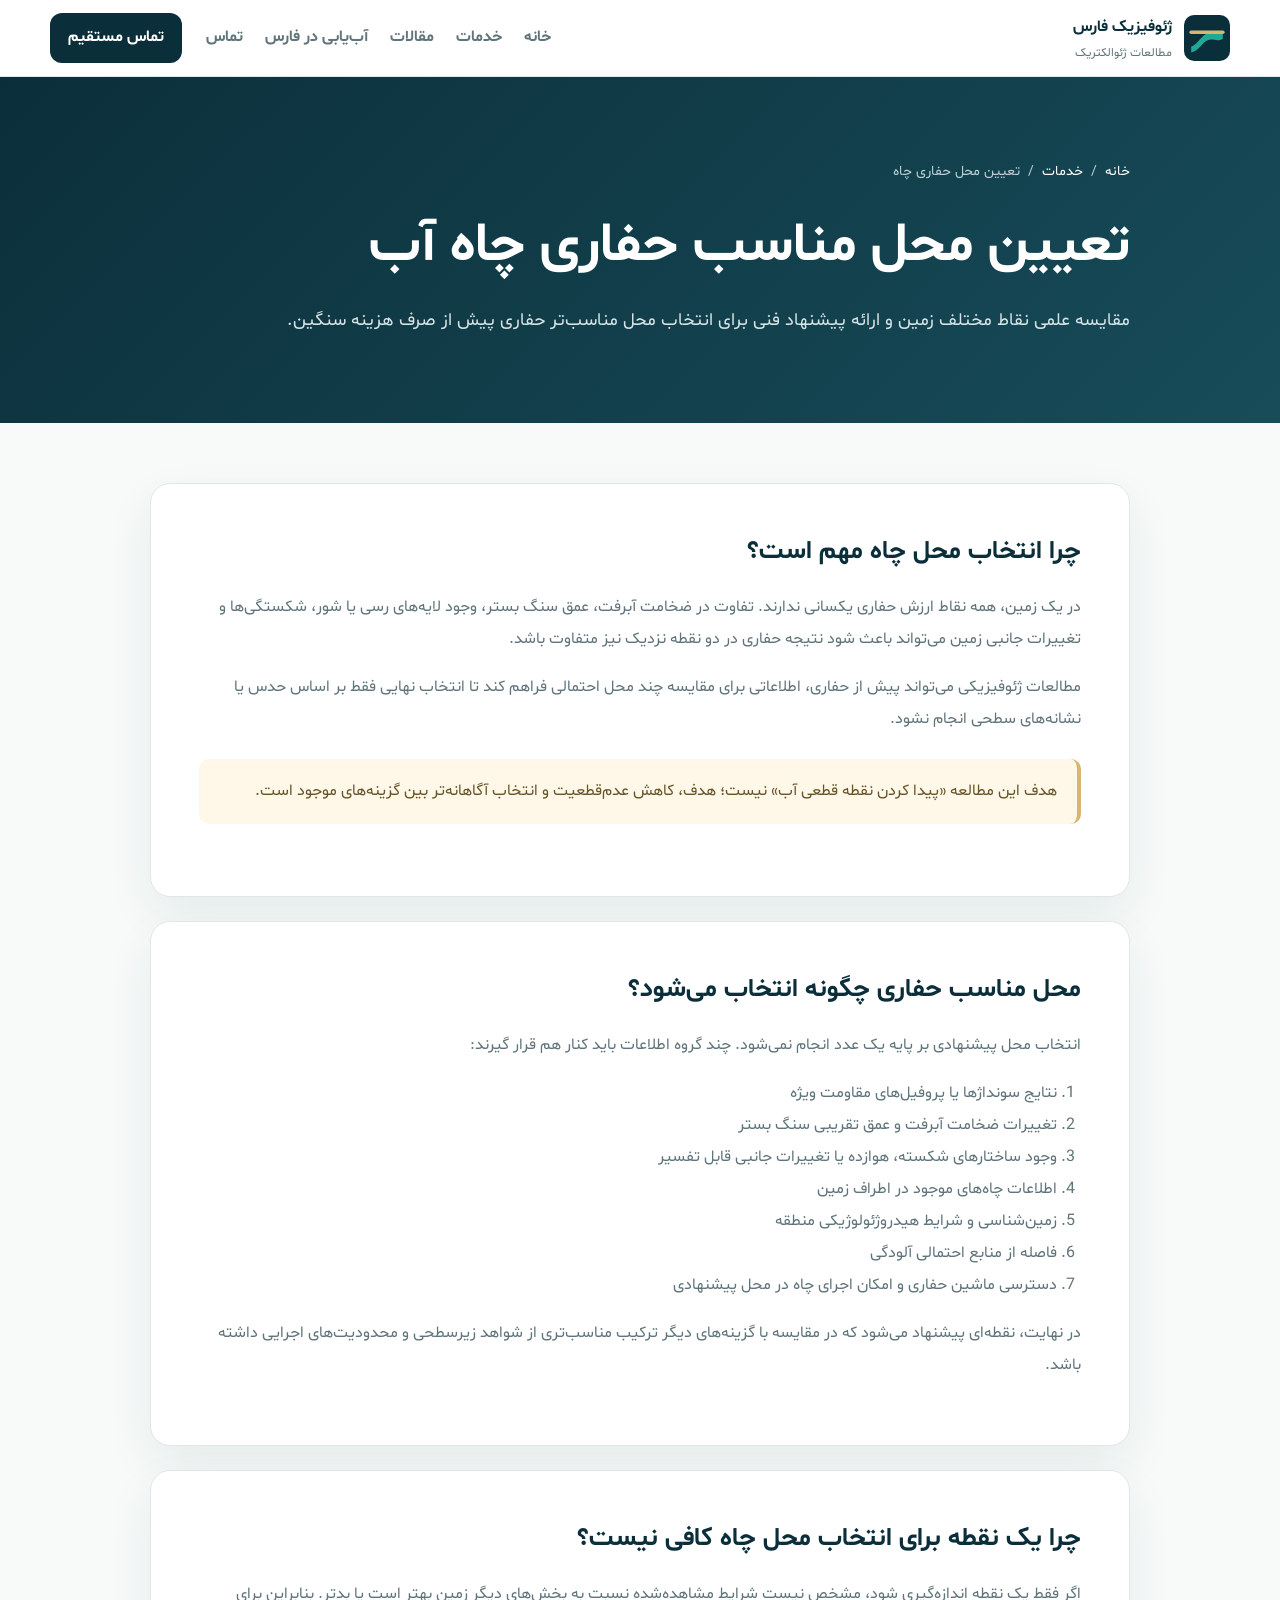
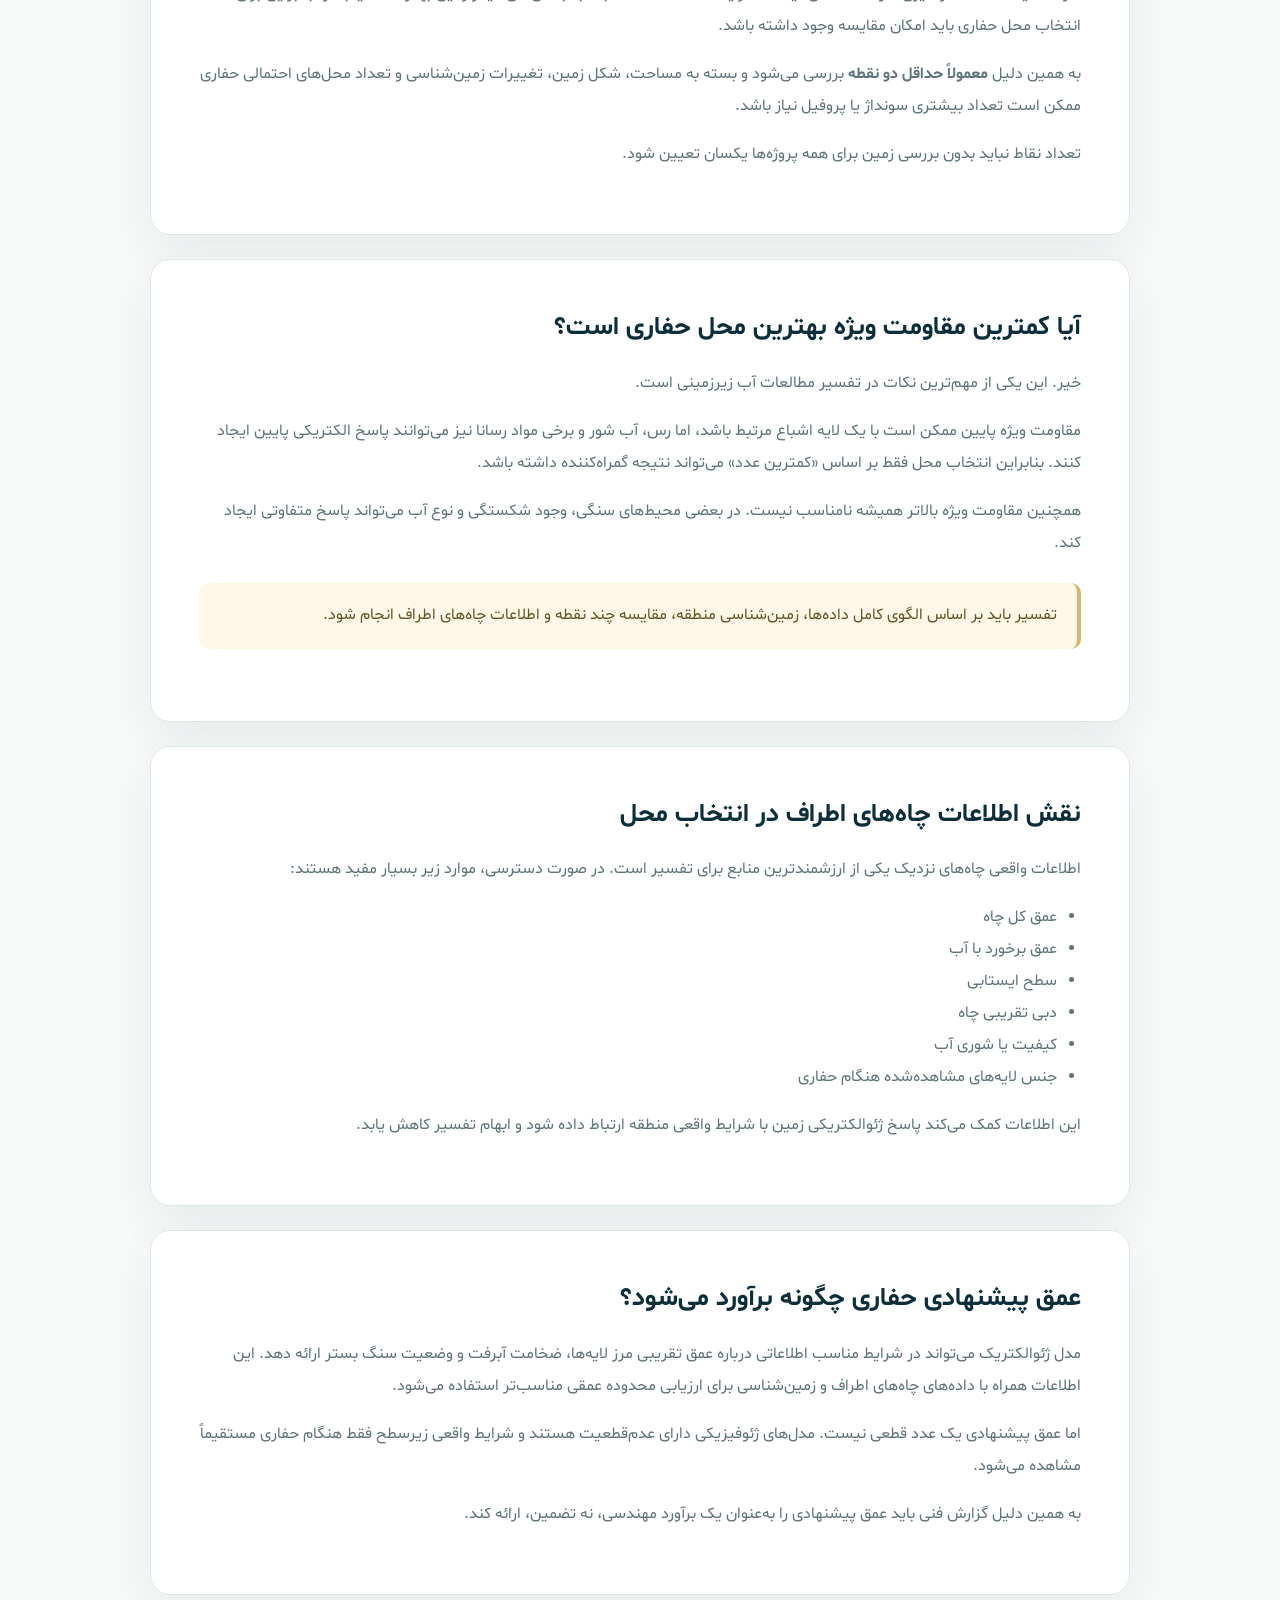
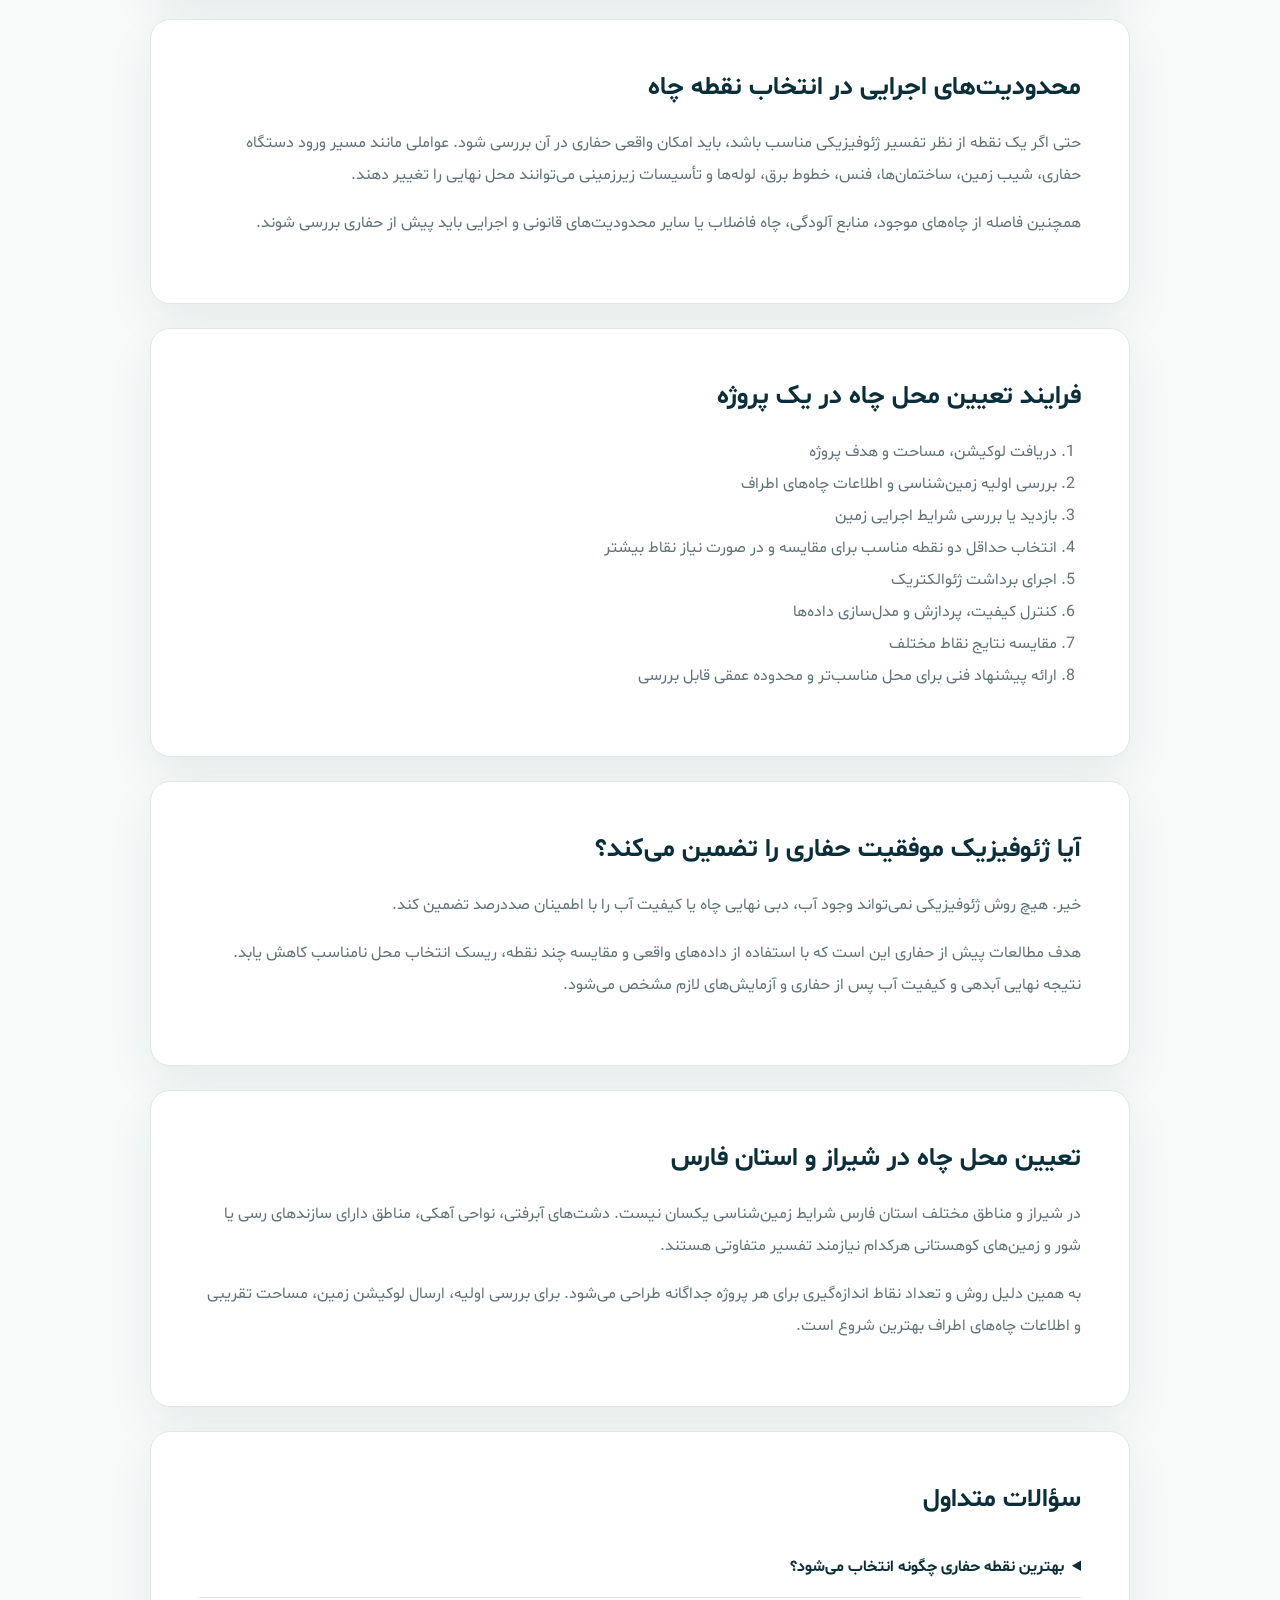
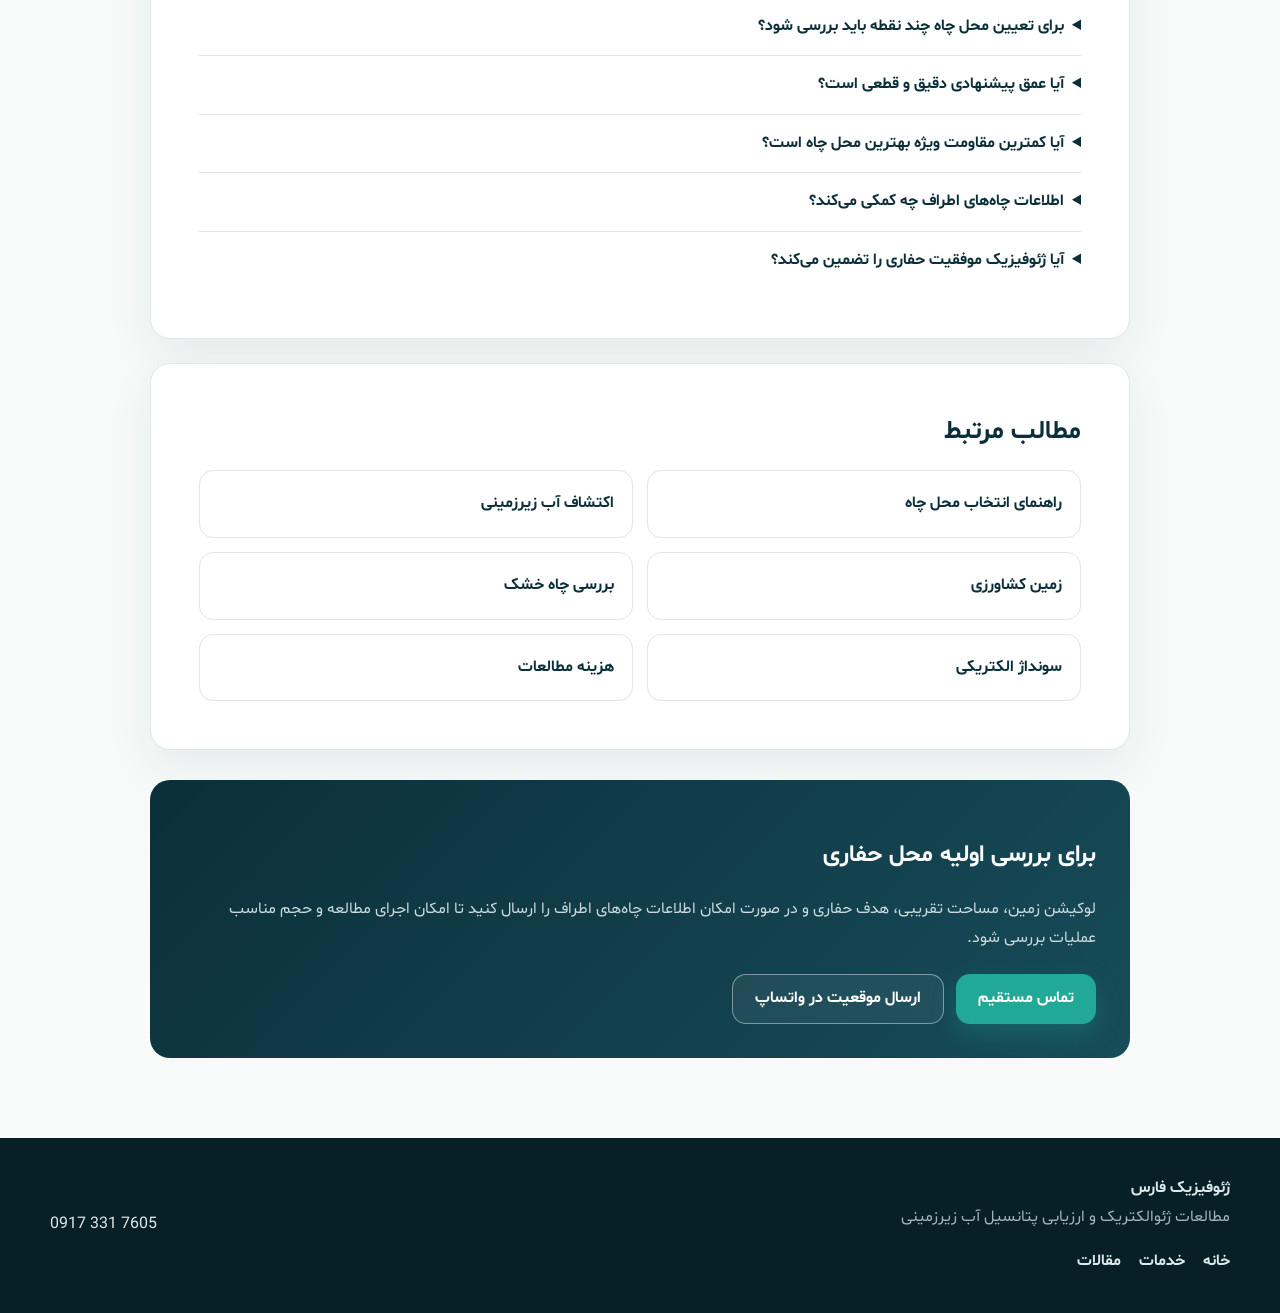
<file: services/well-site-selection/index.html>
<!doctype html>
<html lang="fa" dir="rtl">
<head>
  <meta charset="utf-8">
  <meta name="viewport" content="width=device-width, initial-scale=1">
  <title>تعیین بهترین محل حفاری چاه آب با ژئوفیزیک</title>
  <meta name="description" content="تعیین محل مناسب‌تر حفاری چاه آب با مطالعات ژئوالکتریک، بررسی عمق سنگ بستر و شرایط لایه‌های زیرسطحی در فارس.">
  <meta name="keywords" content="تعیین محل حفر چاه, بهترین محل حفاری چاه, مکان یابی چاه آب, کارشناسی محل حفر چاه">
  <meta name="robots" content="index, follow">
  <link rel="canonical" href="https://farsgeophysics.ir/services/well-site-selection/">
  <meta name="theme-color" content="#0b2f3a">
  <link rel="icon" href="/favicon.svg" type="image/svg+xml">
  <link rel="stylesheet" href="/styles.css">
  <link rel="stylesheet" href="/inner-pages.css">
  <meta property="og:title" content="تعیین بهترین محل حفاری چاه آب با ژئوفیزیک">
  <meta property="og:description" content="تعیین محل مناسب‌تر حفاری چاه آب با مطالعات ژئوالکتریک، بررسی عمق سنگ بستر و شرایط لایه‌های زیرسطحی در فارس.">
  <meta property="og:type" content="article">
  <meta property="og:url" content="https://farsgeophysics.ir/services/well-site-selection/">
  <meta property="og:image" content="https://farsgeophysics.ir/assets/hero.webp">
  <script type="application/ld+json">
  {
    "@context": "https://schema.org",
    "@graph": [
      {
        "@type": "Service",
        "@id": "https://farsgeophysics.ir/services/well-site-selection/#main",
        "name": "تعیین محل مناسب حفاری چاه آب",
        "description": "تعیین محل مناسب‌تر حفاری چاه آب با مطالعات ژئوالکتریک، بررسی عمق سنگ بستر و شرایط لایه‌های زیرسطحی در فارس.",
        "url": "https://farsgeophysics.ir/services/well-site-selection/",
        "provider": {
          "@id": "https://farsgeophysics.ir/#business"
        },
        "areaServed": [
          "فارس",
          "شیراز",
          "جنوب ایران"
        ]
      },
      {
        "@type": "FAQPage",
        "@id": "https://farsgeophysics.ir/services/well-site-selection/#faq",
        "mainEntity": [
          {
            "@type": "Question",
            "name": "بهترین نقطه حفاری چگونه انتخاب می‌شود؟",
            "acceptedAnswer": {
              "@type": "Answer",
              "text": "با مقایسه چند نقطه از نظر داده‌های ژئوالکتریک، زمین‌شناسی، اطلاعات چاه‌های اطراف، دسترسی دستگاه حفاری و محدودیت‌های اجرایی و محیطی."
            }
          },
          {
            "@type": "Question",
            "name": "برای تعیین محل چاه چند نقطه باید بررسی شود؟",
            "acceptedAnswer": {
              "@type": "Answer",
              "text": "یک نقطه برای مقایسه کافی نیست. معمولاً حداقل دو نقطه بررسی می‌شود و در زمین‌های بزرگ یا ناهمگن ممکن است تعداد بیشتری لازم باشد."
            }
          },
          {
            "@type": "Question",
            "name": "آیا عمق پیشنهادی دقیق و قطعی است؟",
            "acceptedAnswer": {
              "@type": "Answer",
              "text": "خیر. عمق پیشنهادی یک برآورد فنی بر پایه مدل زیرسطحی و اطلاعات موجود است و شرایط واقعی هنگام حفاری ممکن است متفاوت باشد."
            }
          },
          {
            "@type": "Question",
            "name": "آیا کمترین مقاومت ویژه بهترین محل چاه است؟",
            "acceptedAnswer": {
              "@type": "Answer",
              "text": "خیر. رس، آب شور و برخی لایه‌های رسانا نیز مقاومت ویژه پایین دارند. انتخاب محل باید بر پایه تفسیر زمین‌شناسی و مقایسه مجموعه داده‌ها انجام شود."
            }
          },
          {
            "@type": "Question",
            "name": "اطلاعات چاه‌های اطراف چه کمکی می‌کند؟",
            "acceptedAnswer": {
              "@type": "Answer",
              "text": "اطلاعاتی مانند عمق، سطح آب، دبی، کیفیت آب و جنس لایه‌ها به کاهش ابهام تفسیر و مقایسه بهتر نقاط کمک می‌کند."
            }
          },
          {
            "@type": "Question",
            "name": "آیا ژئوفیزیک موفقیت حفاری را تضمین می‌کند؟",
            "acceptedAnswer": {
              "@type": "Answer",
              "text": "خیر. هدف ژئوفیزیک کاهش عدم‌قطعیت و انتخاب آگاهانه‌تر محل حفاری است و هیچ روش علمی نمی‌تواند آبدهی، کیفیت آب یا موفقیت حفاری را صددرصد تضمین کند."
            }
          }
        ]
      }
    ]
  }
  </script>
</head>
<body class="inner-body">
  <header class="inner-header">
    <div class="container inner-nav">
      <a class="brand" href="/" aria-label="صفحه اصلی ژئوفیزیک فارس">
        <span class="brand-mark" aria-hidden="true"><svg viewBox="0 0 64 64"><rect width="64" height="64" rx="14"/><path class="wave" d="M10 44c10-3 14-17 24-19 8-2 13 4 20 0v8c-8 5-14-1-21 2-8 3-12 15-23 17z"/><path class="line" d="M10 24h44"/></svg></span>
        <span><strong>ژئوفیزیک فارس</strong><small>مطالعات ژئوالکتریک</small></span>
      </a>
      <nav class="inner-nav-links" aria-label="منوی صفحات داخلی"><a href="/">خانه</a><a href="/services/">خدمات</a><a href="/articles/">مقالات</a><a href="/water-exploration/fars/">آب‌یابی در فارس</a><a href="/#contact">تماس</a></nav>
      <a class="header-call" href="tel:+989173317605">تماس مستقیم</a>
    </div>
  </header>

  <main>
    <section class="inner-hero">
      <div class="container">
        <nav class="breadcrumbs" aria-label="مسیر صفحه"><a href="/">خانه</a><span>/</span><a href="/services/">خدمات</a><span>/</span><span>تعیین محل حفاری چاه</span></nav>
        <h1>تعیین محل مناسب حفاری چاه آب</h1>
        <p class="inner-lead">مقایسه علمی نقاط مختلف زمین و ارائه پیشنهاد فنی برای انتخاب محل مناسب‌تر حفاری پیش از صرف هزینه سنگین.</p>
      </div>
    </section>

    <div class="container inner-content">
      <article class="content-card">
        <h2>چرا انتخاب محل چاه مهم است؟</h2>
        <p>در یک زمین، همه نقاط ارزش حفاری یکسانی ندارند. تفاوت در ضخامت آبرفت، عمق سنگ بستر، وجود لایه‌های رسی یا شور، شکستگی‌ها و تغییرات جانبی زمین می‌تواند باعث شود نتیجه حفاری در دو نقطه نزدیک نیز متفاوت باشد.</p>
        <p>مطالعات ژئوفیزیکی می‌تواند پیش از حفاری، اطلاعاتی برای مقایسه چند محل احتمالی فراهم کند تا انتخاب نهایی فقط بر اساس حدس یا نشانه‌های سطحی انجام نشود.</p>
        <div class="notice">هدف این مطالعه «پیدا کردن نقطه قطعی آب» نیست؛ هدف، کاهش عدم‌قطعیت و انتخاب آگاهانه‌تر بین گزینه‌های موجود است.</div>
      </article>

      <article class="content-card">
        <h2>محل مناسب حفاری چگونه انتخاب می‌شود؟</h2>
        <p>انتخاب محل پیشنهادی بر پایه یک عدد انجام نمی‌شود. چند گروه اطلاعات باید کنار هم قرار گیرند:</p>
        <ol>
          <li>نتایج سونداژها یا پروفیل‌های مقاومت ویژه</li>
          <li>تغییرات ضخامت آبرفت و عمق تقریبی سنگ بستر</li>
          <li>وجود ساختارهای شکسته، هوازده یا تغییرات جانبی قابل تفسیر</li>
          <li>اطلاعات چاه‌های موجود در اطراف زمین</li>
          <li>زمین‌شناسی و شرایط هیدروژئولوژیکی منطقه</li>
          <li>فاصله از منابع احتمالی آلودگی</li>
          <li>دسترسی ماشین حفاری و امکان اجرای چاه در محل پیشنهادی</li>
        </ol>
        <p>در نهایت، نقطه‌ای پیشنهاد می‌شود که در مقایسه با گزینه‌های دیگر ترکیب مناسب‌تری از شواهد زیرسطحی و محدودیت‌های اجرایی داشته باشد.</p>
      </article>

      <article class="content-card">
        <h2>چرا یک نقطه برای انتخاب محل چاه کافی نیست؟</h2>
        <p>اگر فقط یک نقطه اندازه‌گیری شود، مشخص نیست شرایط مشاهده‌شده نسبت به بخش‌های دیگر زمین بهتر است یا بدتر. بنابراین برای انتخاب محل حفاری باید امکان مقایسه وجود داشته باشد.</p>
        <p>به همین دلیل <strong>معمولاً حداقل دو نقطه</strong> بررسی می‌شود و بسته به مساحت، شکل زمین، تغییرات زمین‌شناسی و تعداد محل‌های احتمالی حفاری ممکن است تعداد بیشتری سونداژ یا پروفیل نیاز باشد.</p>
        <p>تعداد نقاط نباید بدون بررسی زمین برای همه پروژه‌ها یکسان تعیین شود.</p>
      </article>

      <article class="content-card">
        <h2>آیا کمترین مقاومت ویژه بهترین محل حفاری است؟</h2>
        <p>خیر. این یکی از مهم‌ترین نکات در تفسیر مطالعات آب زیرزمینی است.</p>
        <p>مقاومت ویژه پایین ممکن است با یک لایه اشباع مرتبط باشد، اما رس، آب شور و برخی مواد رسانا نیز می‌توانند پاسخ الکتریکی پایین ایجاد کنند. بنابراین انتخاب محل فقط بر اساس «کمترین عدد» می‌تواند نتیجه گمراه‌کننده داشته باشد.</p>
        <p>همچنین مقاومت ویژه بالاتر همیشه نامناسب نیست. در بعضی محیط‌های سنگی، وجود شکستگی و نوع آب می‌تواند پاسخ متفاوتی ایجاد کند.</p>
        <div class="notice">تفسیر باید بر اساس الگوی کامل داده‌ها، زمین‌شناسی منطقه، مقایسه چند نقطه و اطلاعات چاه‌های اطراف انجام شود.</div>
      </article>

      <article class="content-card">
        <h2>نقش اطلاعات چاه‌های اطراف در انتخاب محل</h2>
        <p>اطلاعات واقعی چاه‌های نزدیک یکی از ارزشمندترین منابع برای تفسیر است. در صورت دسترسی، موارد زیر بسیار مفید هستند:</p>
        <ul>
          <li>عمق کل چاه</li>
          <li>عمق برخورد با آب</li>
          <li>سطح ایستابی</li>
          <li>دبی تقریبی چاه</li>
          <li>کیفیت یا شوری آب</li>
          <li>جنس لایه‌های مشاهده‌شده هنگام حفاری</li>
        </ul>
        <p>این اطلاعات کمک می‌کند پاسخ ژئوالکتریکی زمین با شرایط واقعی منطقه ارتباط داده شود و ابهام تفسیر کاهش یابد.</p>
      </article>

      <article class="content-card">
        <h2>عمق پیشنهادی حفاری چگونه برآورد می‌شود؟</h2>
        <p>مدل ژئوالکتریک می‌تواند در شرایط مناسب اطلاعاتی درباره عمق تقریبی مرز لایه‌ها، ضخامت آبرفت و وضعیت سنگ بستر ارائه دهد. این اطلاعات همراه با داده‌های چاه‌های اطراف و زمین‌شناسی برای ارزیابی محدوده عمقی مناسب‌تر استفاده می‌شود.</p>
        <p>اما عمق پیشنهادی یک عدد قطعی نیست. مدل‌های ژئوفیزیکی دارای عدم‌قطعیت هستند و شرایط واقعی زیرسطح فقط هنگام حفاری مستقیماً مشاهده می‌شود.</p>
        <p>به همین دلیل گزارش فنی باید عمق پیشنهادی را به‌عنوان یک برآورد مهندسی، نه تضمین، ارائه کند.</p>
      </article>

      <article class="content-card">
        <h2>محدودیت‌های اجرایی در انتخاب نقطه چاه</h2>
        <p>حتی اگر یک نقطه از نظر تفسیر ژئوفیزیکی مناسب باشد، باید امکان واقعی حفاری در آن بررسی شود. عواملی مانند مسیر ورود دستگاه حفاری، شیب زمین، ساختمان‌ها، فنس، خطوط برق، لوله‌ها و تأسیسات زیرزمینی می‌توانند محل نهایی را تغییر دهند.</p>
        <p>همچنین فاصله از چاه‌های موجود، منابع آلودگی، چاه فاضلاب یا سایر محدودیت‌های قانونی و اجرایی باید پیش از حفاری بررسی شوند.</p>
      </article>

      <article class="content-card">
        <h2>فرایند تعیین محل چاه در یک پروژه</h2>
        <ol>
          <li>دریافت لوکیشن، مساحت و هدف پروژه</li>
          <li>بررسی اولیه زمین‌شناسی و اطلاعات چاه‌های اطراف</li>
          <li>بازدید یا بررسی شرایط اجرایی زمین</li>
          <li>انتخاب حداقل دو نقطه مناسب برای مقایسه و در صورت نیاز نقاط بیشتر</li>
          <li>اجرای برداشت ژئوالکتریک</li>
          <li>کنترل کیفیت، پردازش و مدل‌سازی داده‌ها</li>
          <li>مقایسه نتایج نقاط مختلف</li>
          <li>ارائه پیشنهاد فنی برای محل مناسب‌تر و محدوده عمقی قابل بررسی</li>
        </ol>
      </article>

      <article class="content-card">
        <h2>آیا ژئوفیزیک موفقیت حفاری را تضمین می‌کند؟</h2>
        <p>خیر. هیچ روش ژئوفیزیکی نمی‌تواند وجود آب، دبی نهایی چاه یا کیفیت آب را با اطمینان صددرصد تضمین کند.</p>
        <p>هدف مطالعات پیش از حفاری این است که با استفاده از داده‌های واقعی و مقایسه چند نقطه، ریسک انتخاب محل نامناسب کاهش یابد. نتیجه نهایی آبدهی و کیفیت آب پس از حفاری و آزمایش‌های لازم مشخص می‌شود.</p>
      </article>

      <article class="content-card">
        <h2>تعیین محل چاه در شیراز و استان فارس</h2>
        <p>در شیراز و مناطق مختلف استان فارس شرایط زمین‌شناسی یکسان نیست. دشت‌های آبرفتی، نواحی آهکی، مناطق دارای سازندهای رسی یا شور و زمین‌های کوهستانی هرکدام نیازمند تفسیر متفاوتی هستند.</p>
        <p>به همین دلیل روش و تعداد نقاط اندازه‌گیری برای هر پروژه جداگانه طراحی می‌شود. برای بررسی اولیه، ارسال لوکیشن زمین، مساحت تقریبی و اطلاعات چاه‌های اطراف بهترین شروع است.</p>
      </article>

      <article class="content-card">
        <h2 id="faq">سؤالات متداول</h2>
        <div class="faq-stack">
          <details><summary>بهترین نقطه حفاری چگونه انتخاب می‌شود؟</summary><p>با مقایسه چند نقطه از نظر داده‌های ژئوالکتریک، زمین‌شناسی، اطلاعات چاه‌های اطراف، دسترسی دستگاه حفاری و محدودیت‌های اجرایی و محیطی.</p></details>
          <details><summary>برای تعیین محل چاه چند نقطه باید بررسی شود؟</summary><p>یک نقطه برای مقایسه کافی نیست. معمولاً حداقل دو نقطه بررسی می‌شود و در زمین‌های بزرگ یا ناهمگن ممکن است تعداد بیشتری لازم باشد.</p></details>
          <details><summary>آیا عمق پیشنهادی دقیق و قطعی است؟</summary><p>خیر. عمق پیشنهادی یک برآورد فنی بر پایه مدل زیرسطحی و اطلاعات موجود است و شرایط واقعی هنگام حفاری ممکن است متفاوت باشد.</p></details>
          <details><summary>آیا کمترین مقاومت ویژه بهترین محل چاه است؟</summary><p>خیر. رس، آب شور و برخی لایه‌های رسانا نیز مقاومت ویژه پایین دارند. انتخاب محل باید بر پایه تفسیر زمین‌شناسی و مقایسه مجموعه داده‌ها انجام شود.</p></details>
          <details><summary>اطلاعات چاه‌های اطراف چه کمکی می‌کند؟</summary><p>اطلاعاتی مانند عمق، سطح آب، دبی، کیفیت آب و جنس لایه‌ها به کاهش ابهام تفسیر و مقایسه بهتر نقاط کمک می‌کند.</p></details>
          <details><summary>آیا ژئوفیزیک موفقیت حفاری را تضمین می‌کند؟</summary><p>خیر. هدف ژئوفیزیک کاهش عدم‌قطعیت و انتخاب آگاهانه‌تر محل حفاری است و هیچ روش علمی نمی‌تواند آبدهی، کیفیت آب یا موفقیت حفاری را صددرصد تضمین کند.</p></details>
        </div>
      </article>

      <article class="content-card">
        <h2>مطالب مرتبط</h2>
        <div class="related-links"><a href="/articles/best-location-for-drilling-water-well/">راهنمای انتخاب محل چاه</a><a href="/services/groundwater-exploration/">اکتشاف آب زیرزمینی</a><a href="/services/agricultural-water-exploration/">زمین کشاورزی</a><a href="/services/dry-well-investigation/">بررسی چاه خشک</a><a href="/articles/electrical-resistivity-survey/">سونداژ الکتریکی</a><a href="/articles/water-exploration-cost/">هزینه مطالعات</a></div>
      </article>

      <section class="inner-cta">
        <h2>برای بررسی اولیه محل حفاری</h2>
        <p>لوکیشن زمین، مساحت تقریبی، هدف حفاری و در صورت امکان اطلاعات چاه‌های اطراف را ارسال کنید تا امکان اجرای مطالعه و حجم مناسب عملیات بررسی شود.</p>
        <div class="inner-cta-actions"><a class="btn btn-primary" href="tel:+989173317605">تماس مستقیم</a><a class="btn btn-secondary" href="https://wa.me/989173317605" target="_blank" rel="noopener">ارسال موقعیت در واتساپ</a></div>
      </section>
    </div>
  </main>

  <footer class="inner-footer">
    <div class="container">
      <div><strong>ژئوفیزیک فارس</strong><p>مطالعات ژئوالکتریک و ارزیابی پتانسیل آب زیرزمینی</p><nav class="inner-footer-links" aria-label="دسترسی سریع"><a href="/">خانه</a><a href="/services/">خدمات</a><a href="/articles/">مقالات</a></nav></div>
      <div><a href="tel:+989173317605" dir="ltr">0917 331 7605</a></div>
    </div>
  </footer>
</body>
</html>
</file>
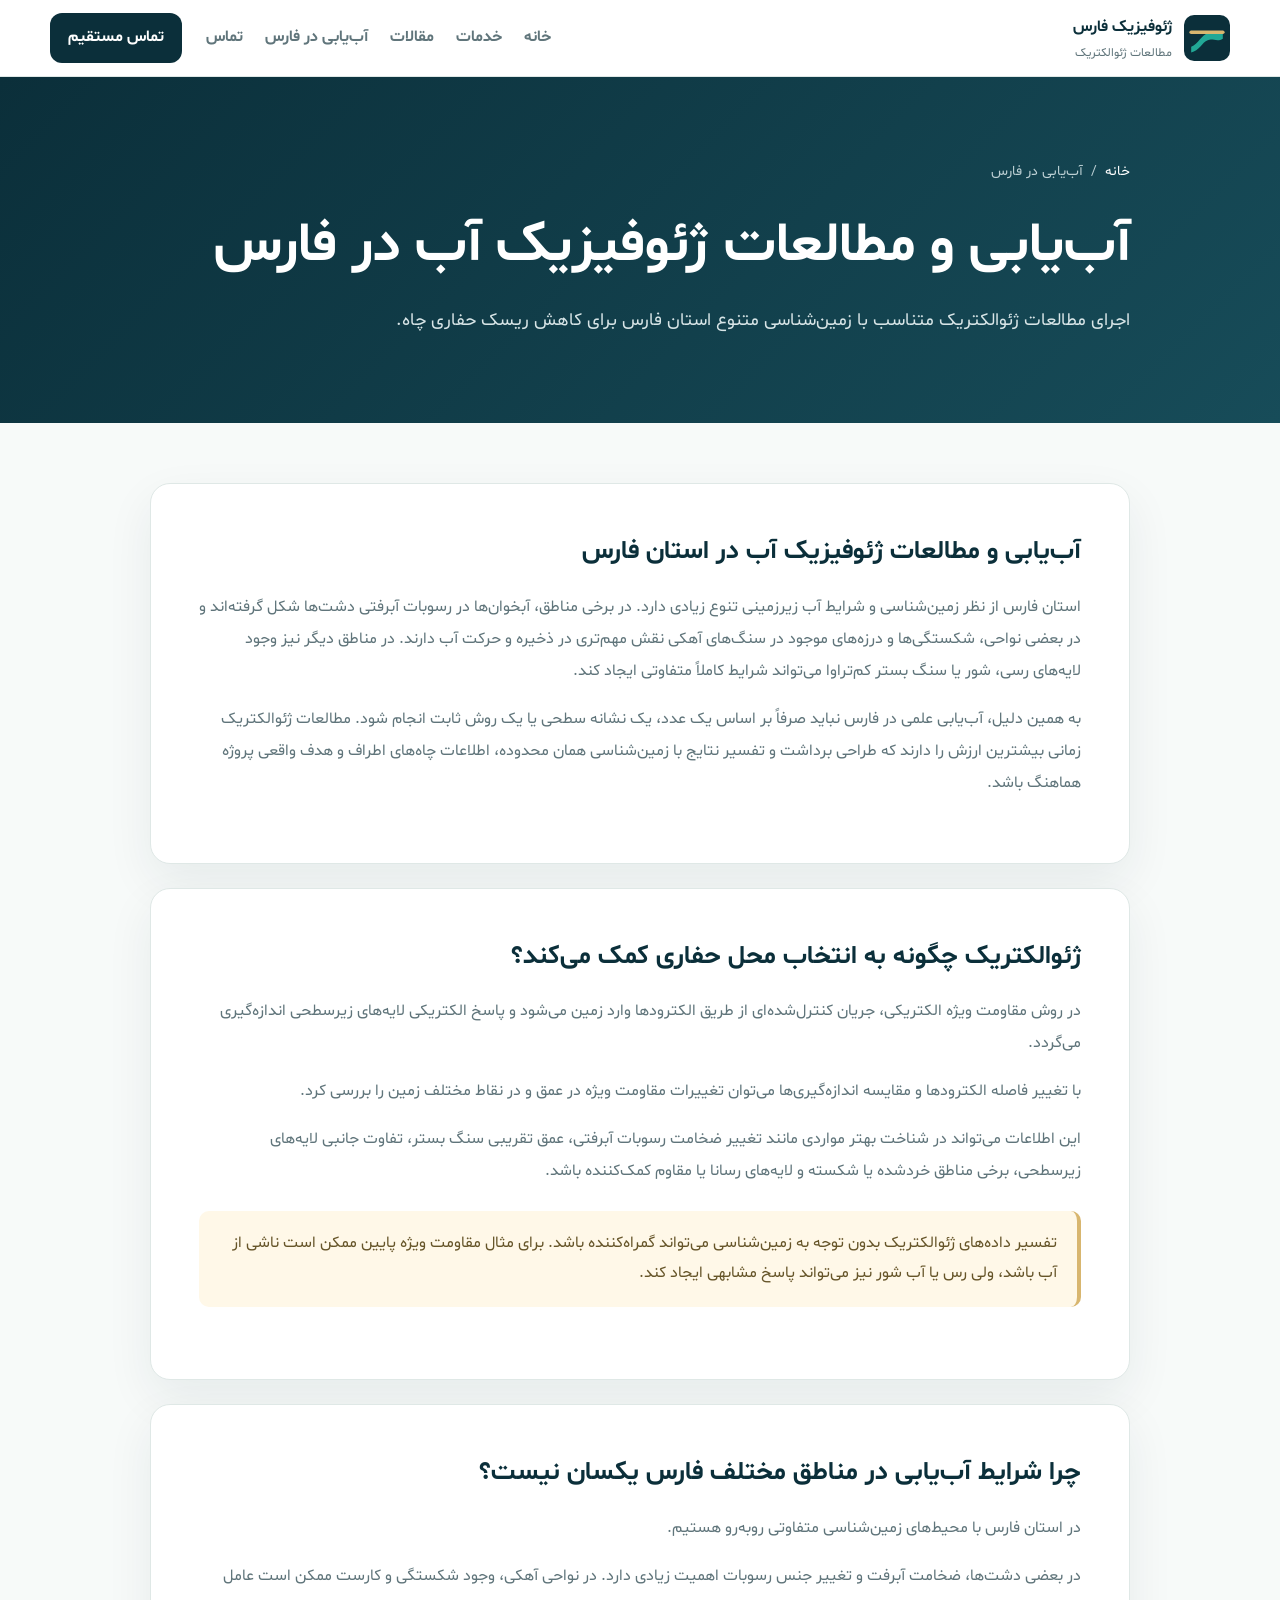
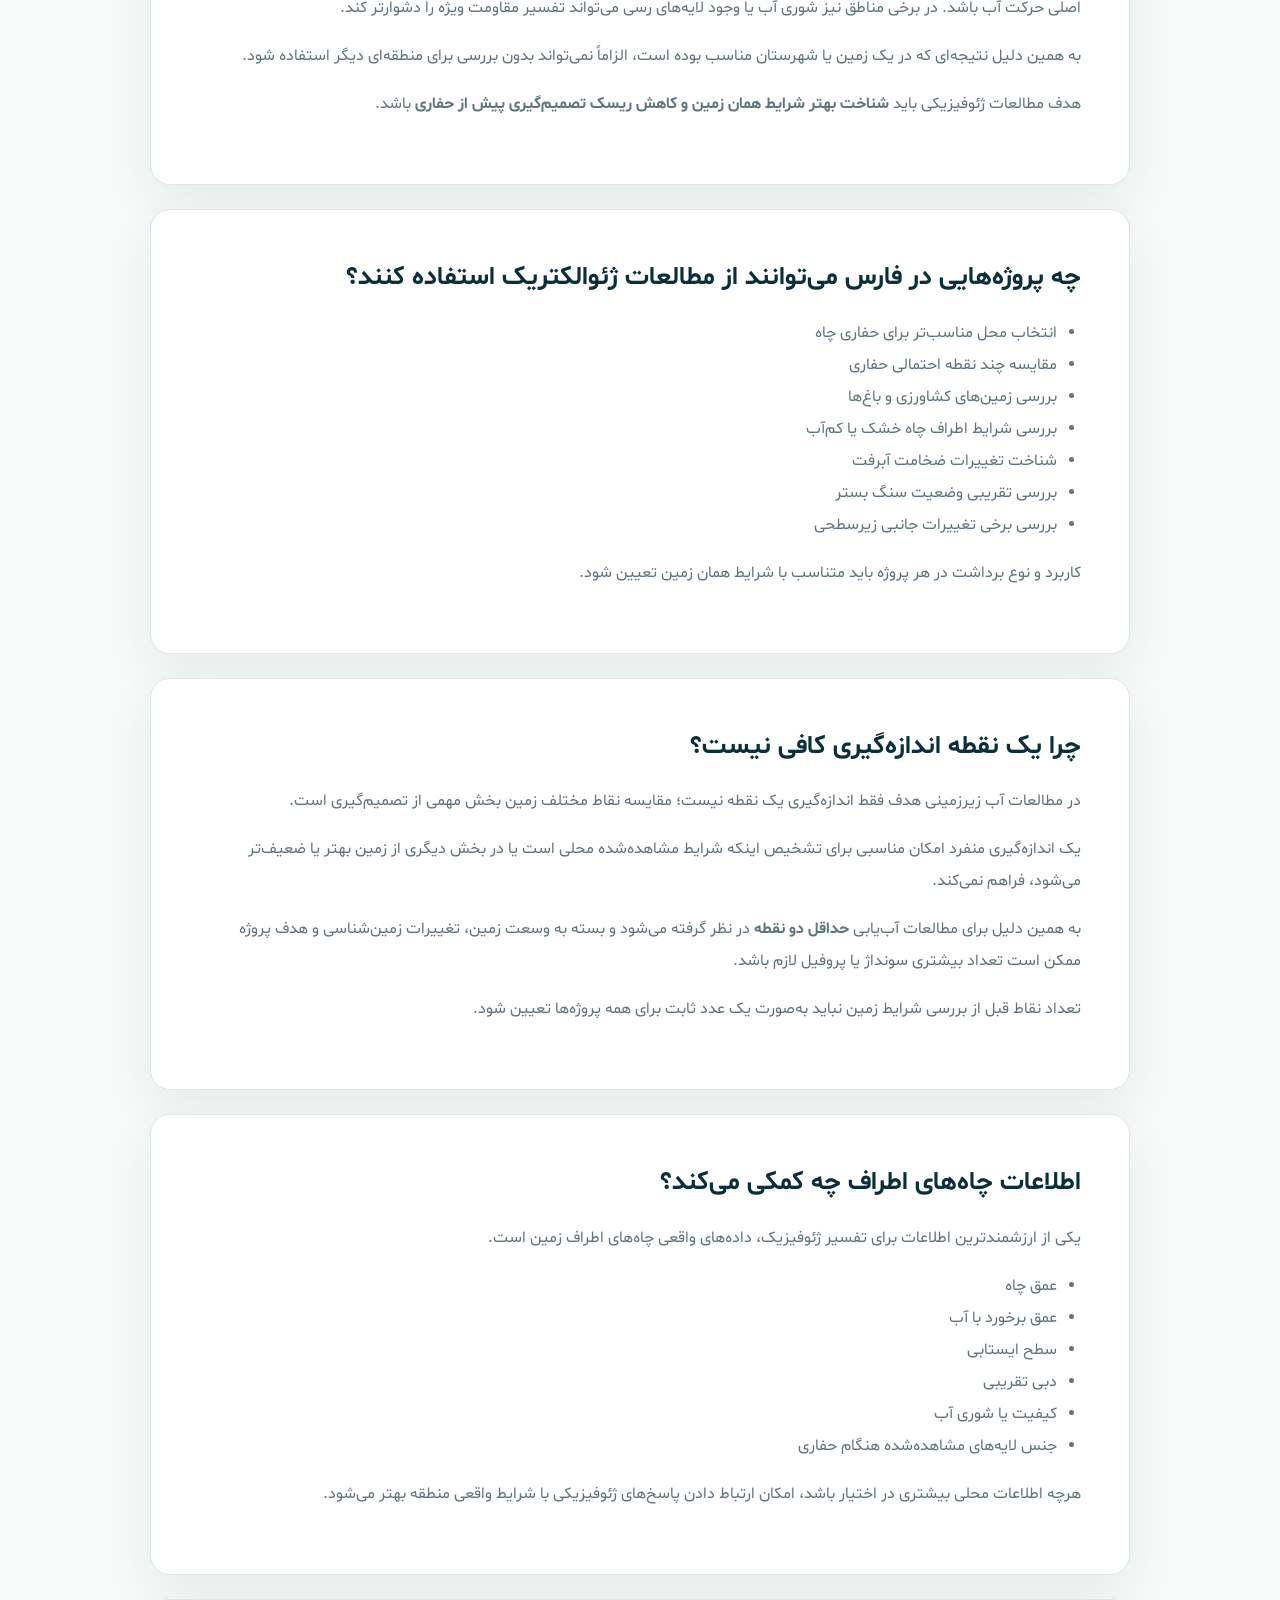
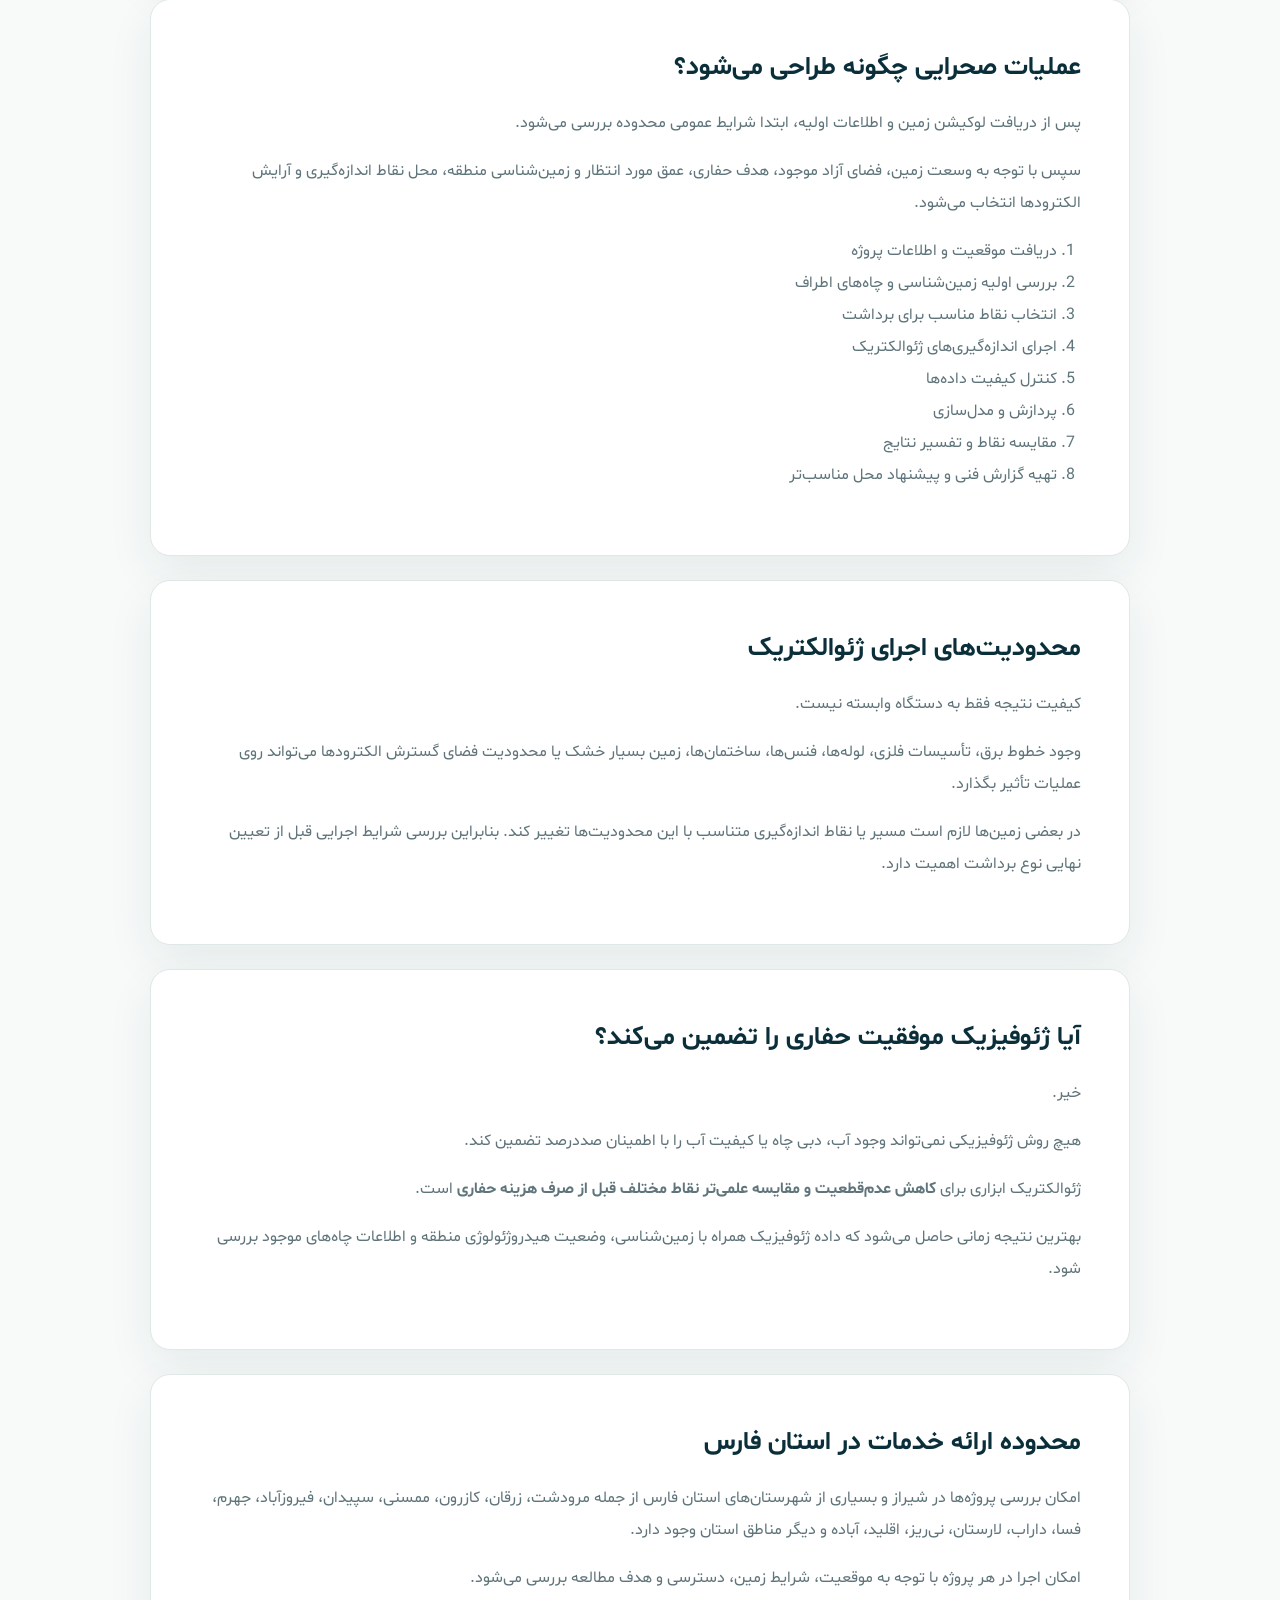
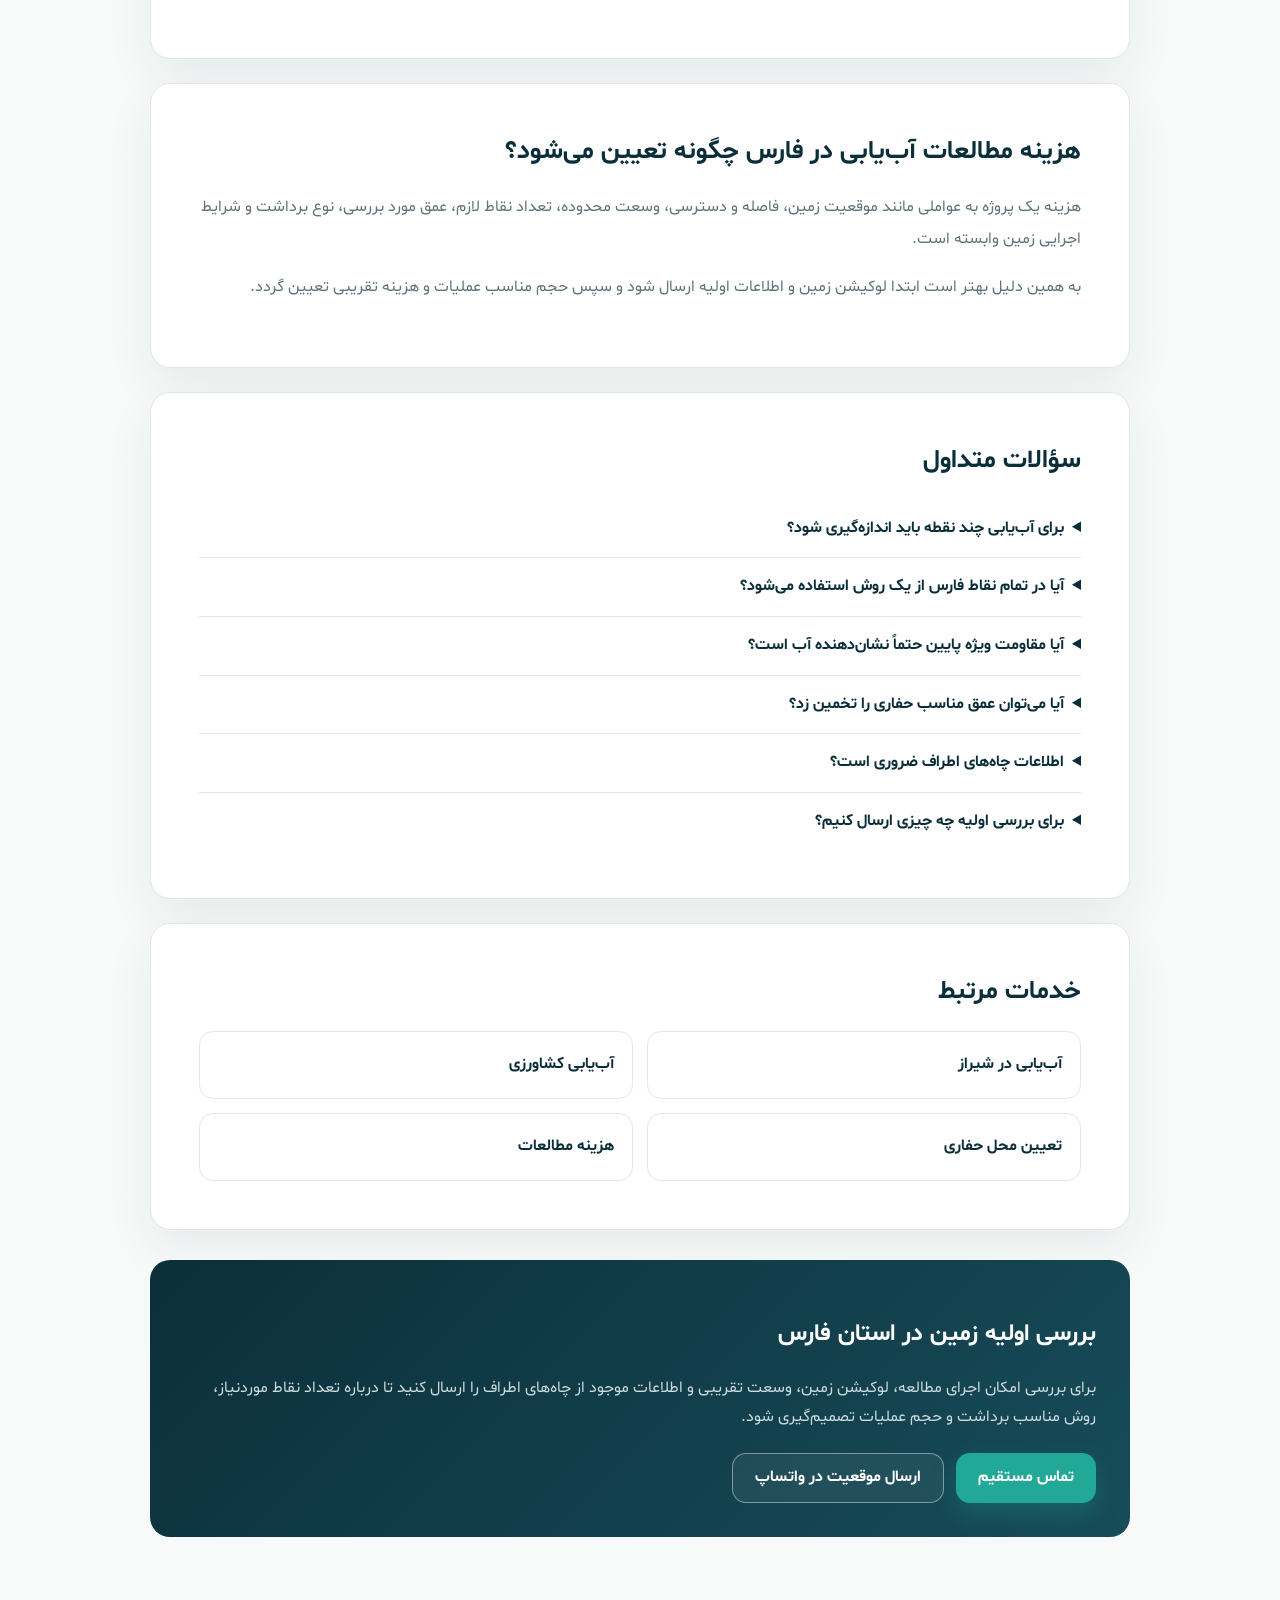
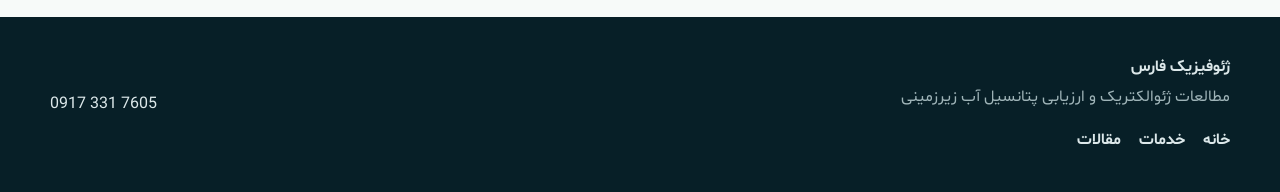
<file: water-exploration/fars/index.html>
<!doctype html>
<html lang="fa" dir="rtl">
<head>
  <meta charset="utf-8">
  <meta name="viewport" content="width=device-width, initial-scale=1">
  <title>آب‌یابی در فارس با دستگاه ژئوفیزیک | ژئوالکتریک</title>
  <meta name="description" content="خدمات آب‌یابی علمی و مطالعات ژئوالکتریک در استان فارس؛ تعیین محل حفاری چاه، بررسی عمق آب و زمین کشاورزی.">
  <meta name="keywords" content="آب یابی در فارس, ژئوفیزیک آب فارس, ژئوالکتریک فارس, تعیین محل چاه در فارس">
  <meta name="robots" content="index, follow">
  <link rel="canonical" href="https://farsgeophysics.ir/water-exploration/fars/">
  <meta name="theme-color" content="#0b2f3a">
  <link rel="icon" href="/favicon.svg" type="image/svg+xml">
  <link rel="stylesheet" href="/styles.css">
  <link rel="stylesheet" href="/inner-pages.css">
  <meta property="og:title" content="آب‌یابی در فارس با دستگاه ژئوفیزیک | ژئوالکتریک">
  <meta property="og:description" content="خدمات آب‌یابی علمی و مطالعات ژئوالکتریک در استان فارس؛ تعیین محل حفاری چاه، بررسی عمق آب و زمین کشاورزی.">
  <meta property="og:type" content="article">
  <meta property="og:url" content="https://farsgeophysics.ir/water-exploration/fars/">
  <meta property="og:image" content="https://farsgeophysics.ir/assets/hero.webp">
  <script type="application/ld+json">
  {
    "@context": "https://schema.org",
    "@graph": [
      {
        "@type": "Service",
        "@id": "https://farsgeophysics.ir/water-exploration/fars/#main",
        "name": "آب‌یابی و مطالعات ژئوفیزیک آب در فارس",
        "description": "خدمات آب‌یابی علمی و مطالعات ژئوالکتریک در استان فارس؛ تعیین محل حفاری چاه، بررسی عمق آب و زمین کشاورزی.",
        "url": "https://farsgeophysics.ir/water-exploration/fars/",
        "provider": {
          "@id": "https://farsgeophysics.ir/#business"
        },
        "areaServed": [
          "فارس",
          "شیراز",
          "جنوب ایران"
        ]
      },
      {
        "@type": "FAQPage",
        "@id": "https://farsgeophysics.ir/water-exploration/fars/#faq",
        "mainEntity": [
          {
            "@type": "Question",
            "name": "برای آب‌یابی چند نقطه باید اندازه‌گیری شود؟",
            "acceptedAnswer": {
              "@type": "Answer",
              "text": "یک نقطه به‌تنهایی برای مقایسه مناسب نیست. معمولاً حداقل دو نقطه بررسی می‌شود و بسته به وسعت و تغییرات زمین ممکن است تعداد بیشتری لازم باشد."
            }
          },
          {
            "@type": "Question",
            "name": "آیا در تمام نقاط فارس از یک روش استفاده می‌شود؟",
            "acceptedAnswer": {
              "@type": "Answer",
              "text": "خیر. طراحی برداشت باید با نوع زمین‌شناسی، هدف پروژه، فضای موجود و عمق مورد انتظار هماهنگ شود."
            }
          },
          {
            "@type": "Question",
            "name": "آیا مقاومت ویژه پایین حتماً نشان‌دهنده آب است؟",
            "acceptedAnswer": {
              "@type": "Answer",
              "text": "خیر. رس، آب شور و برخی مواد رسانا نیز مقاومت پایین ایجاد می‌کنند. تفسیر باید با اطلاعات زمین‌شناسی انجام شود."
            }
          },
          {
            "@type": "Question",
            "name": "آیا می‌توان عمق مناسب حفاری را تخمین زد؟",
            "acceptedAnswer": {
              "@type": "Answer",
              "text": "در شرایط مناسب، اطلاعات ژئوفیزیکی همراه با داده‌های زمین‌شناسی و چاه‌های اطراف می‌تواند در ارزیابی محدوده‌های عمقی مناسب‌تر کمک کند، اما عمق نهایی حفاری را نمی‌توان بدون عدم‌قطعیت تضمین کرد."
            }
          },
          {
            "@type": "Question",
            "name": "اطلاعات چاه‌های اطراف ضروری است؟",
            "acceptedAnswer": {
              "@type": "Answer",
              "text": "اجباری نیست، ولی وجود این اطلاعات می‌تواند کیفیت تفسیر را به‌طور محسوسی افزایش دهد."
            }
          },
          {
            "@type": "Question",
            "name": "برای بررسی اولیه چه چیزی ارسال کنیم؟",
            "acceptedAnswer": {
              "@type": "Answer",
              "text": "لوکیشن زمین، مساحت تقریبی، هدف پروژه و در صورت امکان اطلاعات چاه‌های اطراف کافی است تا بررسی اولیه انجام شود."
            }
          }
        ]
      }
    ]
  }
  </script>
</head>
<body class="inner-body">
  <header class="inner-header">
    <div class="container inner-nav">
      <a class="brand" href="/" aria-label="صفحه اصلی ژئوفیزیک فارس">
        <span class="brand-mark" aria-hidden="true"><svg viewBox="0 0 64 64"><rect width="64" height="64" rx="14"/><path class="wave" d="M10 44c10-3 14-17 24-19 8-2 13 4 20 0v8c-8 5-14-1-21 2-8 3-12 15-23 17z"/><path class="line" d="M10 24h44"/></svg></span>
        <span><strong>ژئوفیزیک فارس</strong><small>مطالعات ژئوالکتریک</small></span>
      </a>
      <nav class="inner-nav-links" aria-label="منوی صفحات داخلی"><a href="/">خانه</a><a href="/services/">خدمات</a><a href="/articles/">مقالات</a><a href="/water-exploration/fars/">آب‌یابی در فارس</a><a href="/#contact">تماس</a></nav>
      <a class="header-call" href="tel:+989173317605">تماس مستقیم</a>
    </div>
  </header>

  <main>
    <section class="inner-hero">
      <div class="container">
        <nav class="breadcrumbs" aria-label="مسیر صفحه"><a href="/">خانه</a><span>/</span><span>آب‌یابی در فارس</span></nav>
        <h1>آب‌یابی و مطالعات ژئوفیزیک آب در فارس</h1>
        <p class="inner-lead">اجرای مطالعات ژئوالکتریک متناسب با زمین‌شناسی متنوع استان فارس برای کاهش ریسک حفاری چاه.</p>
      </div>
    </section>

    <div class="container inner-content">
      <article class="content-card">
        <h2>آب‌یابی و مطالعات ژئوفیزیک آب در استان فارس</h2>
        <p>استان فارس از نظر زمین‌شناسی و شرایط آب زیرزمینی تنوع زیادی دارد. در برخی مناطق، آبخوان‌ها در رسوبات آبرفتی دشت‌ها شکل گرفته‌اند و در بعضی نواحی، شکستگی‌ها و درزه‌های موجود در سنگ‌های آهکی نقش مهم‌تری در ذخیره و حرکت آب دارند. در مناطق دیگر نیز وجود لایه‌های رسی، شور یا سنگ بستر کم‌تراوا می‌تواند شرایط کاملاً متفاوتی ایجاد کند.</p>
        <p>به همین دلیل، آب‌یابی علمی در فارس نباید صرفاً بر اساس یک عدد، یک نشانه سطحی یا یک روش ثابت انجام شود. مطالعات ژئوالکتریک زمانی بیشترین ارزش را دارند که طراحی برداشت و تفسیر نتایج با زمین‌شناسی همان محدوده، اطلاعات چاه‌های اطراف و هدف واقعی پروژه هماهنگ باشد.</p>
      </article>

      <article class="content-card">
        <h2>ژئوالکتریک چگونه به انتخاب محل حفاری کمک می‌کند؟</h2>
        <p>در روش مقاومت ویژه الکتریکی، جریان کنترل‌شده‌ای از طریق الکترودها وارد زمین می‌شود و پاسخ الکتریکی لایه‌های زیرسطحی اندازه‌گیری می‌گردد.</p>
        <p>با تغییر فاصله الکترودها و مقایسه اندازه‌گیری‌ها می‌توان تغییرات مقاومت ویژه در عمق و در نقاط مختلف زمین را بررسی کرد.</p>
        <p>این اطلاعات می‌تواند در شناخت بهتر مواردی مانند تغییر ضخامت رسوبات آبرفتی، عمق تقریبی سنگ بستر، تفاوت جانبی لایه‌های زیرسطحی، برخی مناطق خردشده یا شکسته و لایه‌های رسانا یا مقاوم کمک‌کننده باشد.</p>
        <div class="notice">تفسیر داده‌های ژئوالکتریک بدون توجه به زمین‌شناسی می‌تواند گمراه‌کننده باشد. برای مثال مقاومت ویژه پایین ممکن است ناشی از آب باشد، ولی رس یا آب شور نیز می‌تواند پاسخ مشابهی ایجاد کند.</div>
      </article>

      <article class="content-card">
        <h2>چرا شرایط آب‌یابی در مناطق مختلف فارس یکسان نیست؟</h2>
        <p>در استان فارس با محیط‌های زمین‌شناسی متفاوتی روبه‌رو هستیم.</p>
        <p>در بعضی دشت‌ها، ضخامت آبرفت و تغییر جنس رسوبات اهمیت زیادی دارد. در نواحی آهکی، وجود شکستگی و کارست ممکن است عامل اصلی حرکت آب باشد. در برخی مناطق نیز شوری آب یا وجود لایه‌های رسی می‌تواند تفسیر مقاومت ویژه را دشوارتر کند.</p>
        <p>به همین دلیل نتیجه‌ای که در یک زمین یا شهرستان مناسب بوده است، الزاماً نمی‌تواند بدون بررسی برای منطقه‌ای دیگر استفاده شود.</p>
        <p>هدف مطالعات ژئوفیزیکی باید <strong>شناخت بهتر شرایط همان زمین و کاهش ریسک تصمیم‌گیری پیش از حفاری</strong> باشد.</p>
      </article>

      <article class="content-card">
        <h2>چه پروژه‌هایی در فارس می‌توانند از مطالعات ژئوالکتریک استفاده کنند؟</h2>
        <ul>
          <li>انتخاب محل مناسب‌تر برای حفاری چاه</li>
          <li>مقایسه چند نقطه احتمالی حفاری</li>
          <li>بررسی زمین‌های کشاورزی و باغ‌ها</li>
          <li>بررسی شرایط اطراف چاه خشک یا کم‌آب</li>
          <li>شناخت تغییرات ضخامت آبرفت</li>
          <li>بررسی تقریبی وضعیت سنگ بستر</li>
          <li>بررسی برخی تغییرات جانبی زیرسطحی</li>
        </ul>
        <p>کاربرد و نوع برداشت در هر پروژه باید متناسب با شرایط همان زمین تعیین شود.</p>
      </article>

      <article class="content-card">
        <h2>چرا یک نقطه اندازه‌گیری کافی نیست؟</h2>
        <p>در مطالعات آب زیرزمینی هدف فقط اندازه‌گیری یک نقطه نیست؛ مقایسه نقاط مختلف زمین بخش مهمی از تصمیم‌گیری است.</p>
        <p>یک اندازه‌گیری منفرد امکان مناسبی برای تشخیص اینکه شرایط مشاهده‌شده محلی است یا در بخش دیگری از زمین بهتر یا ضعیف‌تر می‌شود، فراهم نمی‌کند.</p>
        <p>به همین دلیل برای مطالعات آب‌یابی <strong>حداقل دو نقطه</strong> در نظر گرفته می‌شود و بسته به وسعت زمین، تغییرات زمین‌شناسی و هدف پروژه ممکن است تعداد بیشتری سونداژ یا پروفیل لازم باشد.</p>
        <p>تعداد نقاط قبل از بررسی شرایط زمین نباید به‌صورت یک عدد ثابت برای همه پروژه‌ها تعیین شود.</p>
      </article>

      <article class="content-card">
        <h2>اطلاعات چاه‌های اطراف چه کمکی می‌کند؟</h2>
        <p>یکی از ارزشمندترین اطلاعات برای تفسیر ژئوفیزیک، داده‌های واقعی چاه‌های اطراف زمین است.</p>
        <ul>
          <li>عمق چاه</li>
          <li>عمق برخورد با آب</li>
          <li>سطح ایستابی</li>
          <li>دبی تقریبی</li>
          <li>کیفیت یا شوری آب</li>
          <li>جنس لایه‌های مشاهده‌شده هنگام حفاری</li>
        </ul>
        <p>هرچه اطلاعات محلی بیشتری در اختیار باشد، امکان ارتباط دادن پاسخ‌های ژئوفیزیکی با شرایط واقعی منطقه بهتر می‌شود.</p>
      </article>

      <article class="content-card">
        <h2>عملیات صحرایی چگونه طراحی می‌شود؟</h2>
        <p>پس از دریافت لوکیشن زمین و اطلاعات اولیه، ابتدا شرایط عمومی محدوده بررسی می‌شود.</p>
        <p>سپس با توجه به وسعت زمین، فضای آزاد موجود، هدف حفاری، عمق مورد انتظار و زمین‌شناسی منطقه، محل نقاط اندازه‌گیری و آرایش الکترودها انتخاب می‌شود.</p>
        <ol>
          <li>دریافت موقعیت و اطلاعات پروژه</li>
          <li>بررسی اولیه زمین‌شناسی و چاه‌های اطراف</li>
          <li>انتخاب نقاط مناسب برای برداشت</li>
          <li>اجرای اندازه‌گیری‌های ژئوالکتریک</li>
          <li>کنترل کیفیت داده‌ها</li>
          <li>پردازش و مدل‌سازی</li>
          <li>مقایسه نقاط و تفسیر نتایج</li>
          <li>تهیه گزارش فنی و پیشنهاد محل مناسب‌تر</li>
        </ol>
      </article>

      <article class="content-card">
        <h2>محدودیت‌های اجرای ژئوالکتریک</h2>
        <p>کیفیت نتیجه فقط به دستگاه وابسته نیست.</p>
        <p>وجود خطوط برق، تأسیسات فلزی، لوله‌ها، فنس‌ها، ساختمان‌ها، زمین بسیار خشک یا محدودیت فضای گسترش الکترودها می‌تواند روی عملیات تأثیر بگذارد.</p>
        <p>در بعضی زمین‌ها لازم است مسیر یا نقاط اندازه‌گیری متناسب با این محدودیت‌ها تغییر کند. بنابراین بررسی شرایط اجرایی قبل از تعیین نهایی نوع برداشت اهمیت دارد.</p>
      </article>

      <article class="content-card">
        <h2>آیا ژئوفیزیک موفقیت حفاری را تضمین می‌کند؟</h2>
        <p>خیر.</p>
        <p>هیچ روش ژئوفیزیکی نمی‌تواند وجود آب، دبی چاه یا کیفیت آب را با اطمینان صددرصد تضمین کند.</p>
        <p>ژئوالکتریک ابزاری برای <strong>کاهش عدم‌قطعیت و مقایسه علمی‌تر نقاط مختلف قبل از صرف هزینه حفاری</strong> است.</p>
        <p>بهترین نتیجه زمانی حاصل می‌شود که داده ژئوفیزیک همراه با زمین‌شناسی، وضعیت هیدروژئولوژی منطقه و اطلاعات چاه‌های موجود بررسی شود.</p>
      </article>

      <article class="content-card">
        <h2>محدوده ارائه خدمات در استان فارس</h2>
        <p>امکان بررسی پروژه‌ها در شیراز و بسیاری از شهرستان‌های استان فارس از جمله مرودشت، زرقان، کازرون، ممسنی، سپیدان، فیروزآباد، جهرم، فسا، داراب، لارستان، نی‌ریز، اقلید، آباده و دیگر مناطق استان وجود دارد.</p>
        <p>امکان اجرا در هر پروژه با توجه به موقعیت، شرایط زمین، دسترسی و هدف مطالعه بررسی می‌شود.</p>
      </article>

      <article class="content-card">
        <h2>هزینه مطالعات آب‌یابی در فارس چگونه تعیین می‌شود؟</h2>
        <p>هزینه یک پروژه به عواملی مانند موقعیت زمین، فاصله و دسترسی، وسعت محدوده، تعداد نقاط لازم، عمق مورد بررسی، نوع برداشت و شرایط اجرایی زمین وابسته است.</p>
        <p>به همین دلیل بهتر است ابتدا لوکیشن زمین و اطلاعات اولیه ارسال شود و سپس حجم مناسب عملیات و هزینه تقریبی تعیین گردد.</p>
      </article>

      <article class="content-card">
        <h2 id="faq">سؤالات متداول</h2>
        <div class="faq-stack">
          <details><summary>برای آب‌یابی چند نقطه باید اندازه‌گیری شود؟</summary><p>یک نقطه به‌تنهایی برای مقایسه مناسب نیست. معمولاً حداقل دو نقطه بررسی می‌شود و بسته به وسعت و تغییرات زمین ممکن است تعداد بیشتری لازم باشد.</p></details>
          <details><summary>آیا در تمام نقاط فارس از یک روش استفاده می‌شود؟</summary><p>خیر. طراحی برداشت باید با نوع زمین‌شناسی، هدف پروژه، فضای موجود و عمق مورد انتظار هماهنگ شود.</p></details>
          <details><summary>آیا مقاومت ویژه پایین حتماً نشان‌دهنده آب است؟</summary><p>خیر. رس، آب شور و برخی مواد رسانا نیز مقاومت پایین ایجاد می‌کنند. تفسیر باید با اطلاعات زمین‌شناسی انجام شود.</p></details>
          <details><summary>آیا می‌توان عمق مناسب حفاری را تخمین زد؟</summary><p>در شرایط مناسب، اطلاعات ژئوفیزیکی همراه با داده‌های زمین‌شناسی و چاه‌های اطراف می‌تواند در ارزیابی محدوده‌های عمقی مناسب‌تر کمک کند، اما عمق نهایی حفاری را نمی‌توان بدون عدم‌قطعیت تضمین کرد.</p></details>
          <details><summary>اطلاعات چاه‌های اطراف ضروری است؟</summary><p>اجباری نیست، ولی وجود این اطلاعات می‌تواند کیفیت تفسیر را به‌طور محسوسی افزایش دهد.</p></details>
          <details><summary>برای بررسی اولیه چه چیزی ارسال کنیم؟</summary><p>لوکیشن زمین، مساحت تقریبی، هدف پروژه و در صورت امکان اطلاعات چاه‌های اطراف کافی است تا بررسی اولیه انجام شود.</p></details>
        </div>
      </article>

      <article class="content-card">
        <h2>خدمات مرتبط</h2>
        <div class="related-links"><a href="/water-exploration/shiraz/">آب‌یابی در شیراز</a><a href="/services/agricultural-water-exploration/">آب‌یابی کشاورزی</a><a href="/services/well-site-selection/">تعیین محل حفاری</a><a href="/articles/water-exploration-cost/">هزینه مطالعات</a></div>
      </article>

      <section class="inner-cta">
        <h2>بررسی اولیه زمین در استان فارس</h2>
        <p>برای بررسی امکان اجرای مطالعه، لوکیشن زمین، وسعت تقریبی و اطلاعات موجود از چاه‌های اطراف را ارسال کنید تا درباره تعداد نقاط موردنیاز، روش مناسب برداشت و حجم عملیات تصمیم‌گیری شود.</p>
        <div class="inner-cta-actions"><a class="btn btn-primary" href="tel:+989173317605">تماس مستقیم</a><a class="btn btn-secondary" href="https://wa.me/989173317605" target="_blank" rel="noopener">ارسال موقعیت در واتساپ</a></div>
      </section>
    </div>
  </main>

  <footer class="inner-footer">
    <div class="container">
      <div><strong>ژئوفیزیک فارس</strong><p>مطالعات ژئوالکتریک و ارزیابی پتانسیل آب زیرزمینی</p><nav class="inner-footer-links" aria-label="دسترسی سریع"><a href="/">خانه</a><a href="/services/">خدمات</a><a href="/articles/">مقالات</a></nav></div>
      <div><a href="tel:+989173317605" dir="ltr">0917 331 7605</a></div>
    </div>
  </footer>
</body>
</html>
</file>
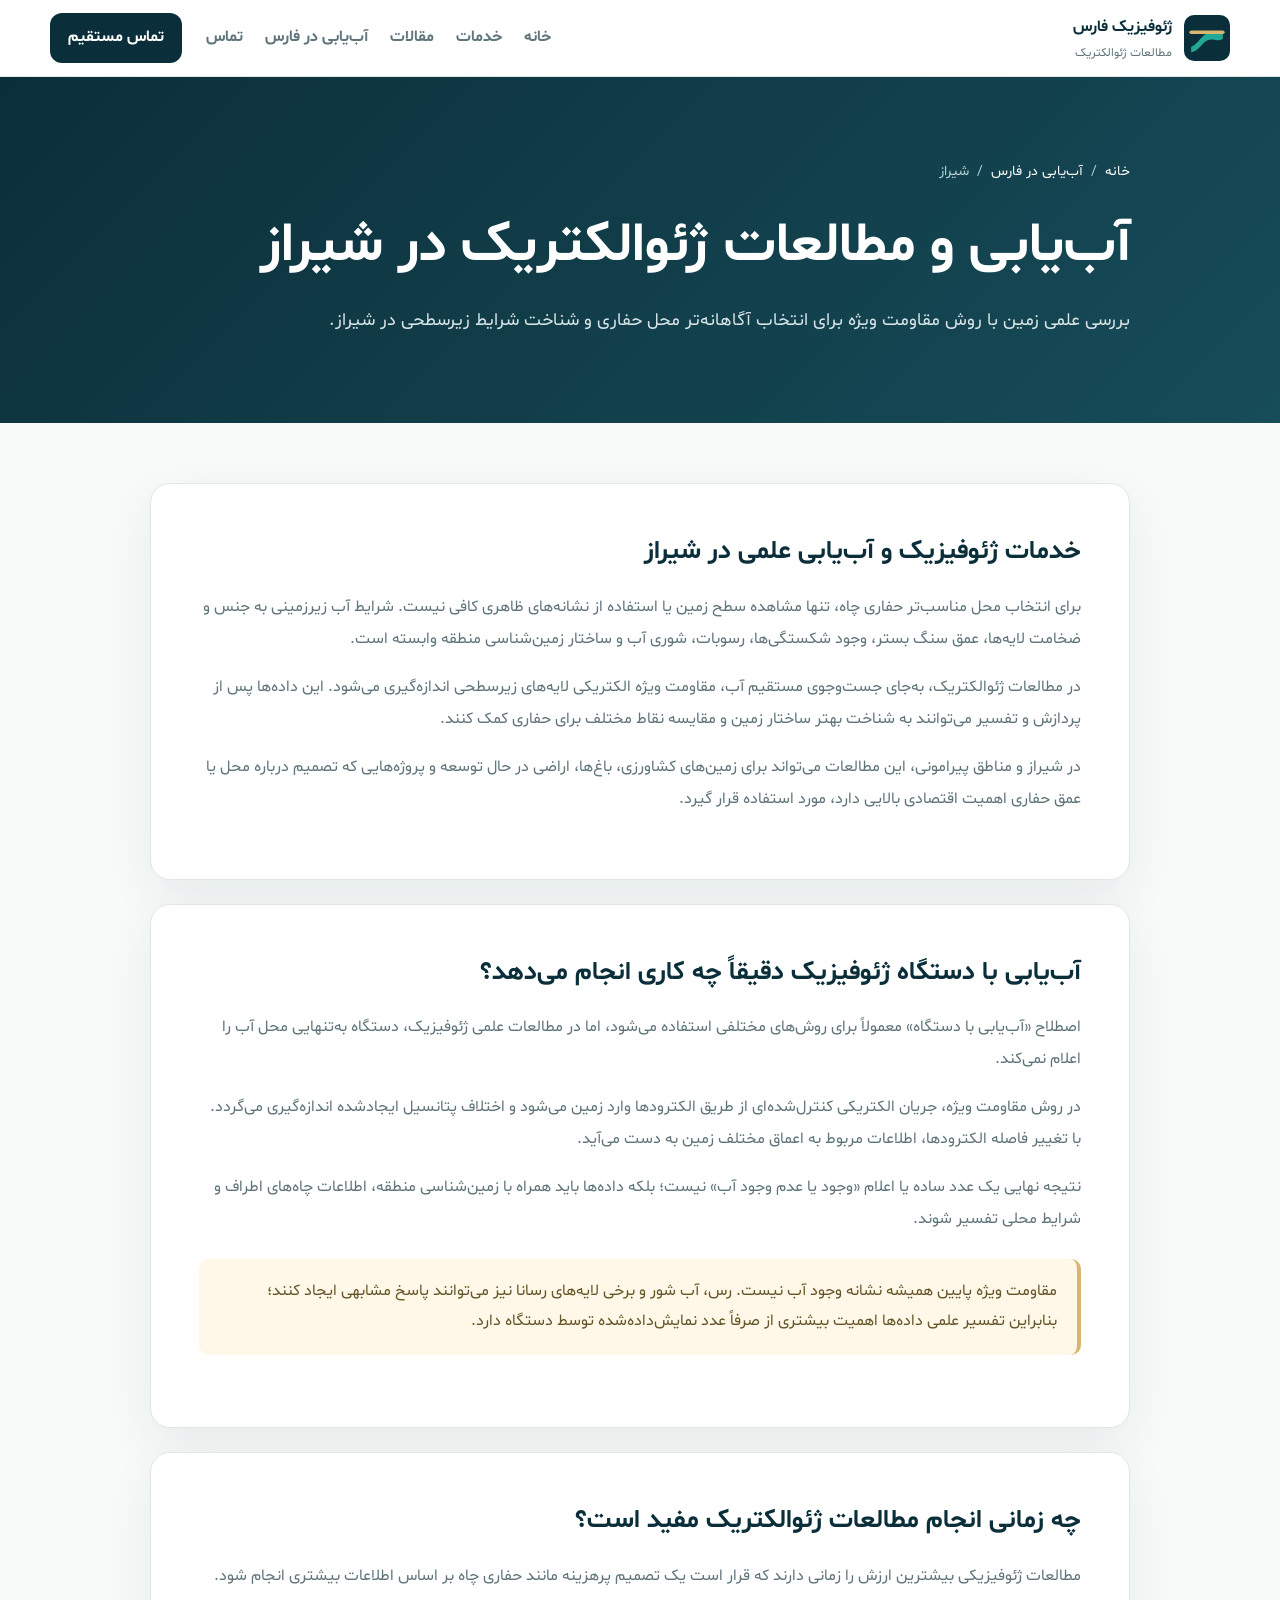
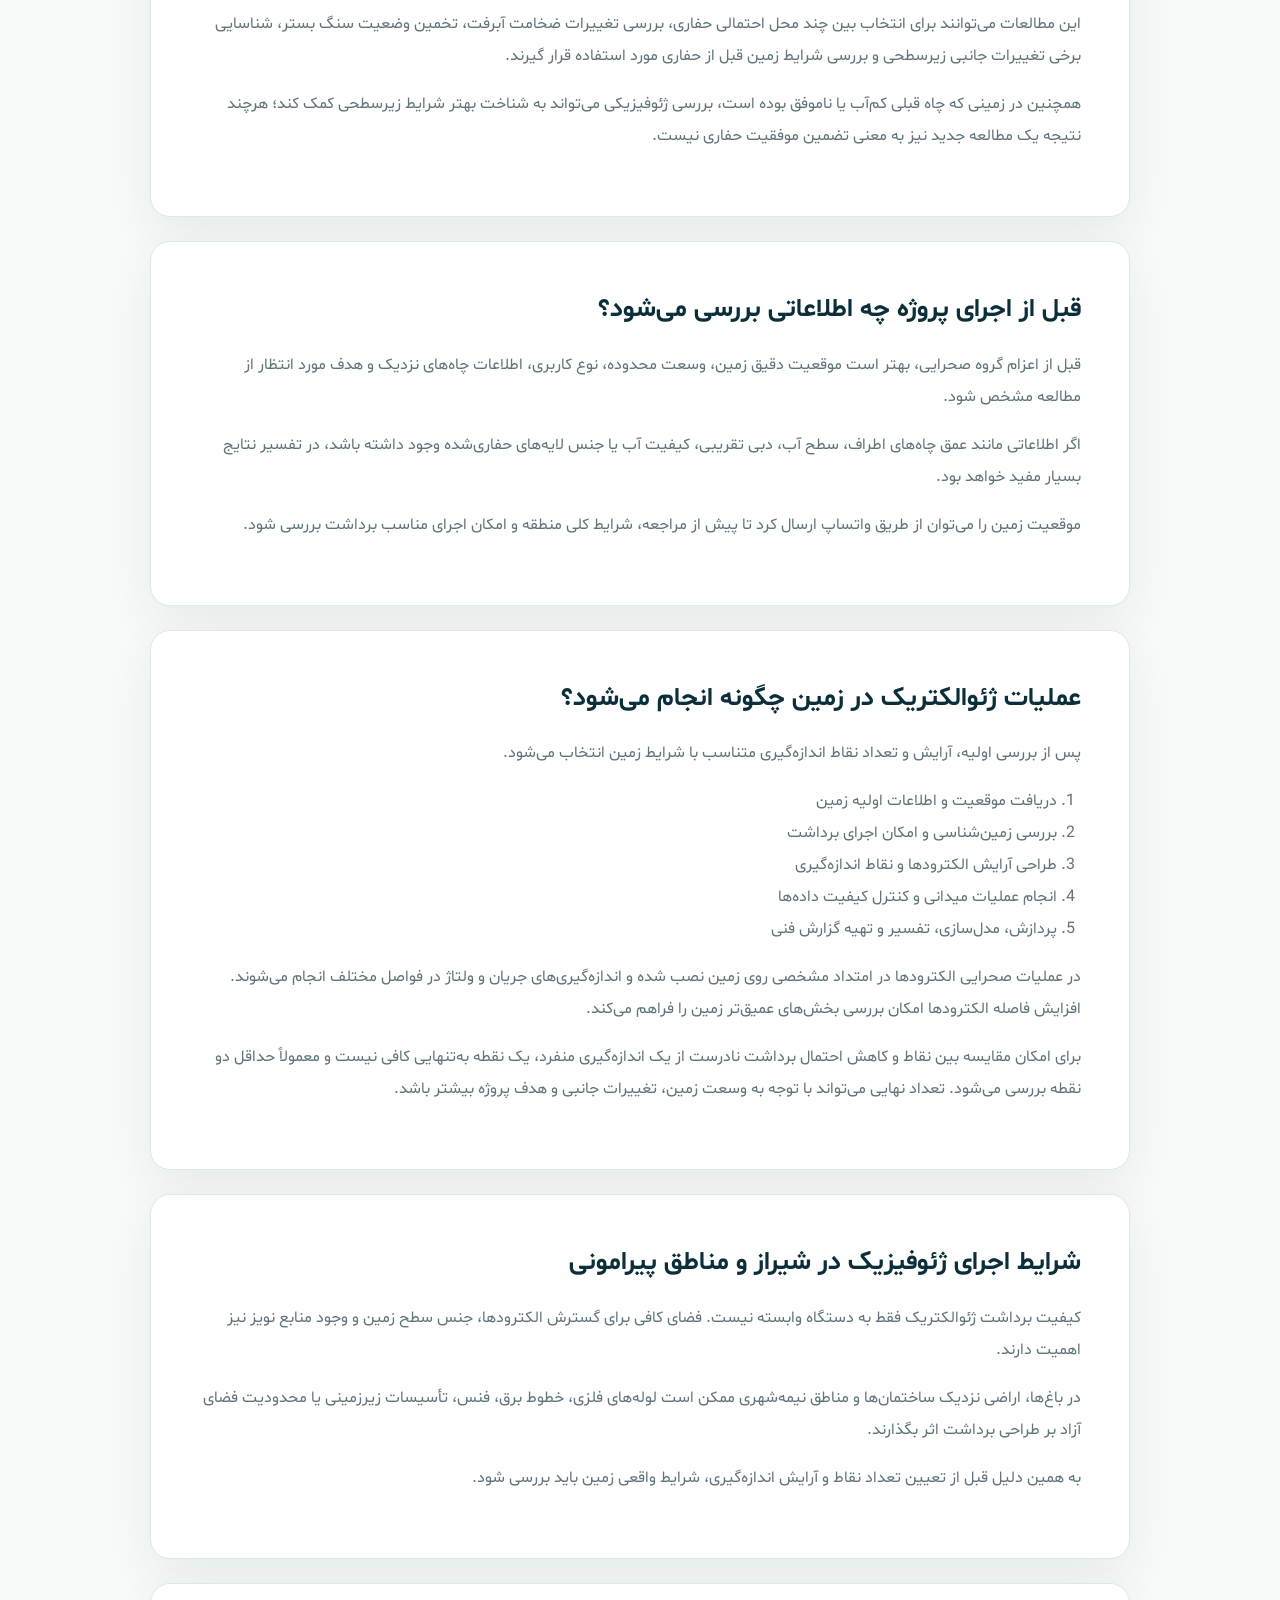
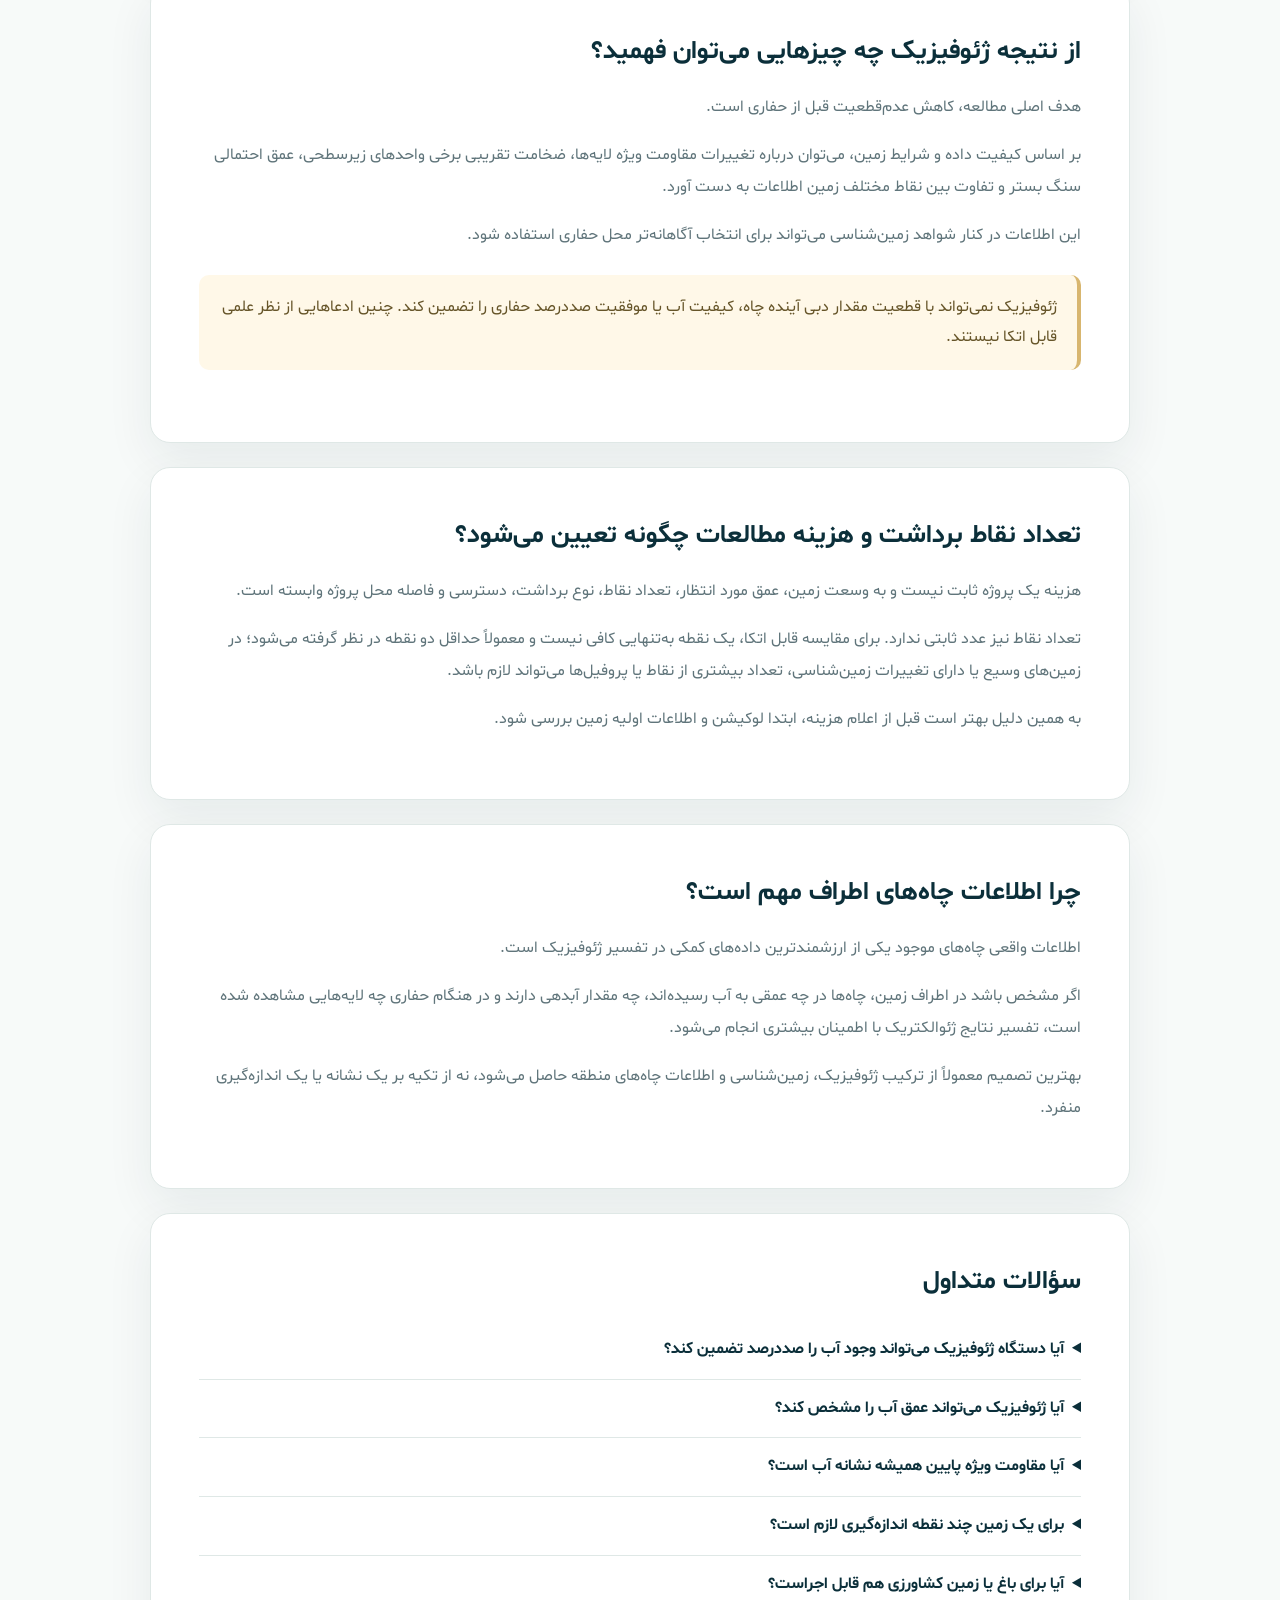
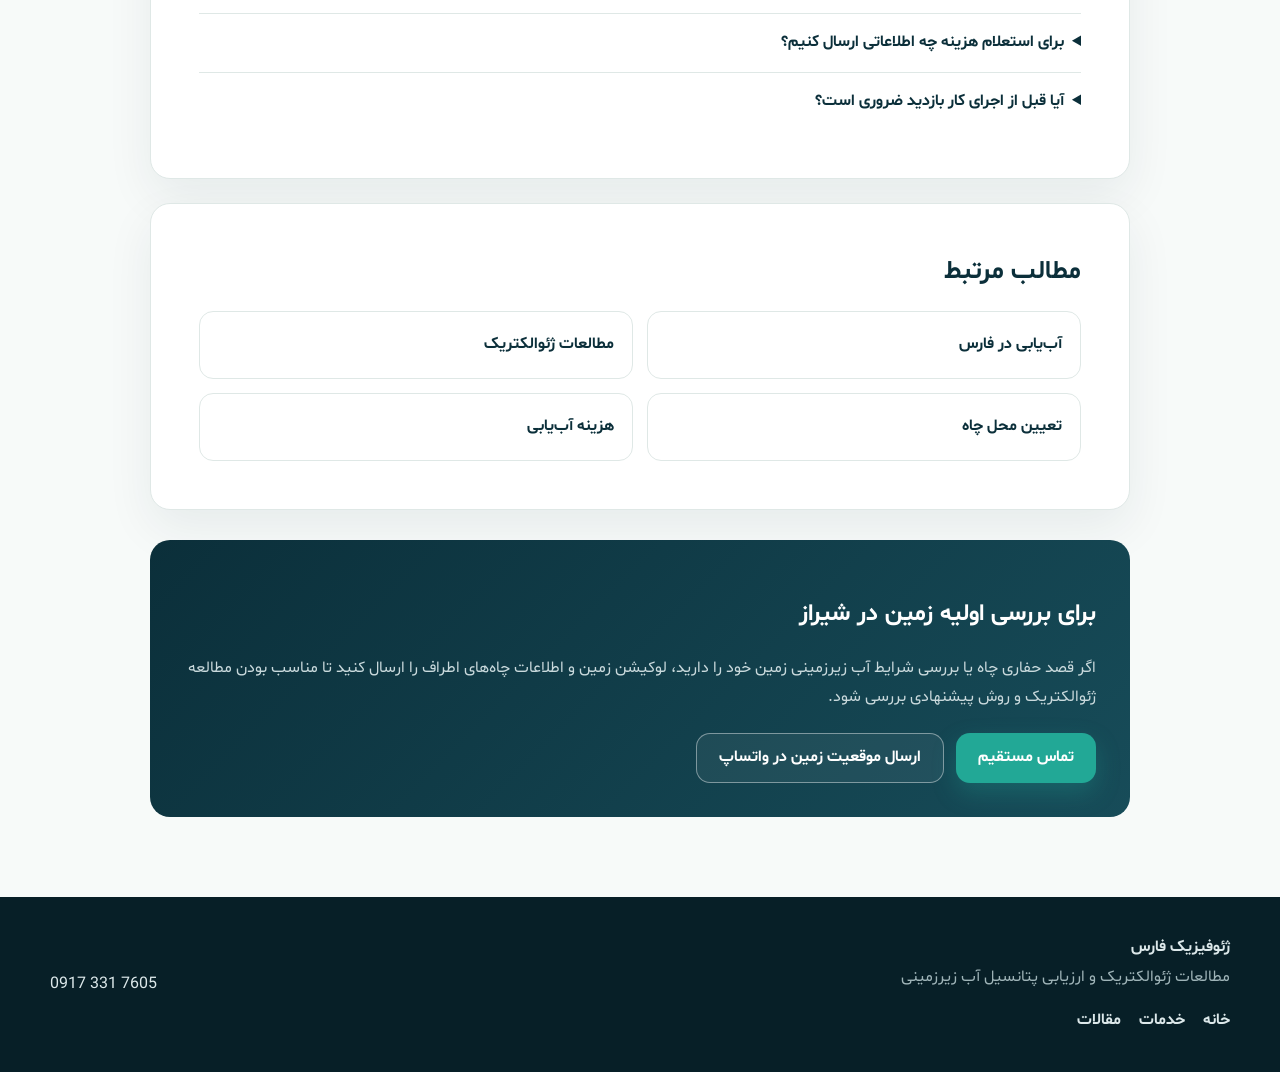
<file: water-exploration/shiraz/index.html>
<!doctype html>
<html lang="fa" dir="rtl">
<head>
  <meta charset="utf-8">
  <meta name="viewport" content="width=device-width, initial-scale=1">
  <title>آب‌یابی در شیراز با دستگاه ژئوفیزیک | ژئوالکتریک</title>
  <meta name="description" content="خدمات آب‌یابی با دستگاه ژئوفیزیک و مطالعات ژئوالکتریک در شیراز و اطراف؛ تعیین محل مناسب‌تر حفاری چاه.">
  <meta name="keywords" content="آب یابی در شیراز, ژئوالکتریک شیراز, ژئوفیزیک آب شیراز, تعیین محل چاه شیراز">
  <meta name="robots" content="index, follow">
  <link rel="canonical" href="https://farsgeophysics.ir/water-exploration/shiraz/">
  <meta name="theme-color" content="#0b2f3a">
  <link rel="icon" href="/favicon.svg" type="image/svg+xml">
  <link rel="stylesheet" href="/styles.css">
  <link rel="stylesheet" href="/inner-pages.css">
  <meta property="og:title" content="آب‌یابی در شیراز با دستگاه ژئوفیزیک | ژئوالکتریک">
  <meta property="og:description" content="خدمات آب‌یابی با دستگاه ژئوفیزیک و مطالعات ژئوالکتریک در شیراز و اطراف؛ تعیین محل مناسب‌تر حفاری چاه.">
  <meta property="og:type" content="article">
  <meta property="og:url" content="https://farsgeophysics.ir/water-exploration/shiraz/">
  <meta property="og:image" content="https://farsgeophysics.ir/assets/hero.webp">
  <script type="application/ld+json">
  {
    "@context": "https://schema.org",
    "@graph": [
      {
        "@type": "Service",
        "@id": "https://farsgeophysics.ir/water-exploration/shiraz/#main",
        "name": "آب‌یابی و مطالعات ژئوالکتریک در شیراز",
        "description": "خدمات آب‌یابی با دستگاه ژئوفیزیک و مطالعات ژئوالکتریک در شیراز و اطراف؛ تعیین محل مناسب‌تر حفاری چاه.",
        "url": "https://farsgeophysics.ir/water-exploration/shiraz/",
        "provider": {
          "@id": "https://farsgeophysics.ir/#business"
        },
        "areaServed": [
          "فارس",
          "شیراز",
          "جنوب ایران"
        ]
      },
      {
        "@type": "FAQPage",
        "@id": "https://farsgeophysics.ir/water-exploration/shiraz/#faq",
        "mainEntity": [
          {
            "@type": "Question",
            "name": "آیا دستگاه ژئوفیزیک می‌تواند وجود آب را صددرصد تضمین کند؟",
            "acceptedAnswer": {
              "@type": "Answer",
              "text": "خیر. روش ژئوالکتریک ویژگی‌های الکتریکی زیرسطح را اندازه‌گیری می‌کند و نتیجه باید همراه با زمین‌شناسی و اطلاعات محلی تفسیر شود. هدف این مطالعات کاهش ریسک تصمیم‌گیری است، نه تضمین نتیجه حفاری."
            }
          },
          {
            "@type": "Question",
            "name": "آیا ژئوفیزیک می‌تواند عمق آب را مشخص کند؟",
            "acceptedAnswer": {
              "@type": "Answer",
              "text": "در شرایط مناسب می‌توان درباره عمق و ساختار لایه‌های احتمالی مرتبط با آبخوان اطلاعات به دست آورد، اما نتیجه به کیفیت داده، ساختار زمین و میزان اطلاعات تکمیلی وابسته است."
            }
          },
          {
            "@type": "Question",
            "name": "آیا مقاومت ویژه پایین همیشه نشانه آب است؟",
            "acceptedAnswer": {
              "@type": "Answer",
              "text": "خیر. رس، آب شور و برخی لایه‌های رسانا نیز مقاومت ویژه پایین دارند و تفسیر باید با زمین‌شناسی و سایر شواهد انجام شود."
            }
          },
          {
            "@type": "Question",
            "name": "برای یک زمین چند نقطه اندازه‌گیری لازم است؟",
            "acceptedAnswer": {
              "@type": "Answer",
              "text": "تعداد نقاط عدد ثابتی ندارد و به وسعت زمین، تغییرات زمین‌شناسی، هدف پروژه و عمق بررسی بستگی دارد. برای امکان مقایسه، یک نقطه به‌تنهایی کافی نیست و معمولاً حداقل دو نقطه در نظر گرفته می‌شود؛ در بسیاری از پروژه‌ها تعداد بیشتری لازم است."
            }
          },
          {
            "@type": "Question",
            "name": "آیا برای باغ یا زمین کشاورزی هم قابل اجراست؟",
            "acceptedAnswer": {
              "@type": "Answer",
              "text": "بله، به شرط وجود فضای کافی برای گسترش الکترودها و امکان اجرای برداشت بدون تداخل شدید تأسیسات و منابع نویز."
            }
          },
          {
            "@type": "Question",
            "name": "برای استعلام هزینه چه اطلاعاتی ارسال کنیم؟",
            "acceptedAnswer": {
              "@type": "Answer",
              "text": "ارسال لوکیشن زمین، مساحت تقریبی، هدف حفاری و در صورت امکان اطلاعات چاه‌های اطراف برای بررسی اولیه مناسب است."
            }
          },
          {
            "@type": "Question",
            "name": "آیا قبل از اجرای کار بازدید ضروری است؟",
            "acceptedAnswer": {
              "@type": "Answer",
              "text": "در بسیاری از موارد ابتدا می‌توان موقعیت و اطلاعات زمین را از راه دور بررسی کرد و سپس درباره نیاز به بازدید و نحوه اجرای عملیات تصمیم گرفت."
            }
          }
        ]
      }
    ]
  }
  </script>
</head>
<body class="inner-body">
  <header class="inner-header">
    <div class="container inner-nav">
      <a class="brand" href="/" aria-label="صفحه اصلی ژئوفیزیک فارس">
        <span class="brand-mark" aria-hidden="true"><svg viewBox="0 0 64 64"><rect width="64" height="64" rx="14"/><path class="wave" d="M10 44c10-3 14-17 24-19 8-2 13 4 20 0v8c-8 5-14-1-21 2-8 3-12 15-23 17z"/><path class="line" d="M10 24h44"/></svg></span>
        <span><strong>ژئوفیزیک فارس</strong><small>مطالعات ژئوالکتریک</small></span>
      </a>
      <nav class="inner-nav-links" aria-label="منوی صفحات داخلی"><a href="/">خانه</a><a href="/services/">خدمات</a><a href="/articles/">مقالات</a><a href="/water-exploration/fars/">آب‌یابی در فارس</a><a href="/#contact">تماس</a></nav>
      <a class="header-call" href="tel:+989173317605">تماس مستقیم</a>
    </div>
  </header>

  <main>
    <section class="inner-hero">
      <div class="container">
        <nav class="breadcrumbs" aria-label="مسیر صفحه"><a href="/">خانه</a><span>/</span><a href="/water-exploration/fars/">آب‌یابی در فارس</a><span>/</span><span>شیراز</span></nav>
        <h1>آب‌یابی و مطالعات ژئوالکتریک در شیراز</h1>
        <p class="inner-lead">بررسی علمی زمین با روش مقاومت ویژه برای انتخاب آگاهانه‌تر محل حفاری و شناخت شرایط زیرسطحی در شیراز.</p>
      </div>
    </section>

    <div class="container inner-content">
      <article class="content-card">
        <h2>خدمات ژئوفیزیک و آب‌یابی علمی در شیراز</h2>
        <p>برای انتخاب محل مناسب‌تر حفاری چاه، تنها مشاهده سطح زمین یا استفاده از نشانه‌های ظاهری کافی نیست. شرایط آب زیرزمینی به جنس و ضخامت لایه‌ها، عمق سنگ بستر، وجود شکستگی‌ها، رسوبات، شوری آب و ساختار زمین‌شناسی منطقه وابسته است.</p>
        <p>در مطالعات ژئوالکتریک، به‌جای جست‌وجوی مستقیم آب، مقاومت ویژه الکتریکی لایه‌های زیرسطحی اندازه‌گیری می‌شود. این داده‌ها پس از پردازش و تفسیر می‌توانند به شناخت بهتر ساختار زمین و مقایسه نقاط مختلف برای حفاری کمک کنند.</p>
        <p>در شیراز و مناطق پیرامونی، این مطالعات می‌تواند برای زمین‌های کشاورزی، باغ‌ها، اراضی در حال توسعه و پروژه‌هایی که تصمیم درباره محل یا عمق حفاری اهمیت اقتصادی بالایی دارد، مورد استفاده قرار گیرد.</p>
      </article>

      <article class="content-card">
        <h2>آب‌یابی با دستگاه ژئوفیزیک دقیقاً چه کاری انجام می‌دهد؟</h2>
        <p>اصطلاح «آب‌یابی با دستگاه» معمولاً برای روش‌های مختلفی استفاده می‌شود، اما در مطالعات علمی ژئوفیزیک، دستگاه به‌تنهایی محل آب را اعلام نمی‌کند.</p>
        <p>در روش مقاومت ویژه، جریان الکتریکی کنترل‌شده‌ای از طریق الکترودها وارد زمین می‌شود و اختلاف پتانسیل ایجادشده اندازه‌گیری می‌گردد. با تغییر فاصله الکترودها، اطلاعات مربوط به اعماق مختلف زمین به دست می‌آید.</p>
        <p>نتیجه نهایی یک عدد ساده یا اعلام «وجود یا عدم وجود آب» نیست؛ بلکه داده‌ها باید همراه با زمین‌شناسی منطقه، اطلاعات چاه‌های اطراف و شرایط محلی تفسیر شوند.</p>
        <div class="notice">مقاومت ویژه پایین همیشه نشانه وجود آب نیست. رس، آب شور و برخی لایه‌های رسانا نیز می‌توانند پاسخ مشابهی ایجاد کنند؛ بنابراین تفسیر علمی داده‌ها اهمیت بیشتری از صرفاً عدد نمایش‌داده‌شده توسط دستگاه دارد.</div>
      </article>

      <article class="content-card">
        <h2>چه زمانی انجام مطالعات ژئوالکتریک مفید است؟</h2>
        <p>مطالعات ژئوفیزیکی بیشترین ارزش را زمانی دارند که قرار است یک تصمیم پرهزینه مانند حفاری چاه بر اساس اطلاعات بیشتری انجام شود.</p>
        <p>این مطالعات می‌توانند برای انتخاب بین چند محل احتمالی حفاری، بررسی تغییرات ضخامت آبرفت، تخمین وضعیت سنگ بستر، شناسایی برخی تغییرات جانبی زیرسطحی و بررسی شرایط زمین قبل از حفاری مورد استفاده قرار گیرند.</p>
        <p>همچنین در زمینی که چاه قبلی کم‌آب یا ناموفق بوده است، بررسی ژئوفیزیکی می‌تواند به شناخت بهتر شرایط زیرسطحی کمک کند؛ هرچند نتیجه یک مطالعه جدید نیز به معنی تضمین موفقیت حفاری نیست.</p>
      </article>

      <article class="content-card">
        <h2>قبل از اجرای پروژه چه اطلاعاتی بررسی می‌شود؟</h2>
        <p>قبل از اعزام گروه صحرایی، بهتر است موقعیت دقیق زمین، وسعت محدوده، نوع کاربری، اطلاعات چاه‌های نزدیک و هدف مورد انتظار از مطالعه مشخص شود.</p>
        <p>اگر اطلاعاتی مانند عمق چاه‌های اطراف، سطح آب، دبی تقریبی، کیفیت آب یا جنس لایه‌های حفاری‌شده وجود داشته باشد، در تفسیر نتایج بسیار مفید خواهد بود.</p>
        <p>موقعیت زمین را می‌توان از طریق واتساپ ارسال کرد تا پیش از مراجعه، شرایط کلی منطقه و امکان اجرای مناسب برداشت بررسی شود.</p>
      </article>

      <article class="content-card">
        <h2>عملیات ژئوالکتریک در زمین چگونه انجام می‌شود؟</h2>
        <p>پس از بررسی اولیه، آرایش و تعداد نقاط اندازه‌گیری متناسب با شرایط زمین انتخاب می‌شود.</p>
        <ol>
          <li>دریافت موقعیت و اطلاعات اولیه زمین</li>
          <li>بررسی زمین‌شناسی و امکان اجرای برداشت</li>
          <li>طراحی آرایش الکترودها و نقاط اندازه‌گیری</li>
          <li>انجام عملیات میدانی و کنترل کیفیت داده‌ها</li>
          <li>پردازش، مدل‌سازی، تفسیر و تهیه گزارش فنی</li>
        </ol>
        <p>در عملیات صحرایی الکترودها در امتداد مشخصی روی زمین نصب شده و اندازه‌گیری‌های جریان و ولتاژ در فواصل مختلف انجام می‌شوند. افزایش فاصله الکترودها امکان بررسی بخش‌های عمیق‌تر زمین را فراهم می‌کند.</p>
        <p>برای امکان مقایسه بین نقاط و کاهش احتمال برداشت نادرست از یک اندازه‌گیری منفرد، یک نقطه به‌تنهایی کافی نیست و معمولاً حداقل دو نقطه بررسی می‌شود. تعداد نهایی می‌تواند با توجه به وسعت زمین، تغییرات جانبی و هدف پروژه بیشتر باشد.</p>
      </article>

      <article class="content-card">
        <h2>شرایط اجرای ژئوفیزیک در شیراز و مناطق پیرامونی</h2>
        <p>کیفیت برداشت ژئوالکتریک فقط به دستگاه وابسته نیست. فضای کافی برای گسترش الکترودها، جنس سطح زمین و وجود منابع نویز نیز اهمیت دارند.</p>
        <p>در باغ‌ها، اراضی نزدیک ساختمان‌ها و مناطق نیمه‌شهری ممکن است لوله‌های فلزی، خطوط برق، فنس، تأسیسات زیرزمینی یا محدودیت فضای آزاد بر طراحی برداشت اثر بگذارند.</p>
        <p>به همین دلیل قبل از تعیین تعداد نقاط و آرایش اندازه‌گیری، شرایط واقعی زمین باید بررسی شود.</p>
      </article>

      <article class="content-card">
        <h2>از نتیجه ژئوفیزیک چه چیزهایی می‌توان فهمید؟</h2>
        <p>هدف اصلی مطالعه، کاهش عدم‌قطعیت قبل از حفاری است.</p>
        <p>بر اساس کیفیت داده و شرایط زمین، می‌توان درباره تغییرات مقاومت ویژه لایه‌ها، ضخامت تقریبی برخی واحدهای زیرسطحی، عمق احتمالی سنگ بستر و تفاوت بین نقاط مختلف زمین اطلاعات به دست آورد.</p>
        <p>این اطلاعات در کنار شواهد زمین‌شناسی می‌تواند برای انتخاب آگاهانه‌تر محل حفاری استفاده شود.</p>
        <div class="notice">ژئوفیزیک نمی‌تواند با قطعیت مقدار دبی آینده چاه، کیفیت آب یا موفقیت صددرصد حفاری را تضمین کند. چنین ادعاهایی از نظر علمی قابل اتکا نیستند.</div>
      </article>

      <article class="content-card">
        <h2>تعداد نقاط برداشت و هزینه مطالعات چگونه تعیین می‌شود؟</h2>
        <p>هزینه یک پروژه ثابت نیست و به وسعت زمین، عمق مورد انتظار، تعداد نقاط، نوع برداشت، دسترسی و فاصله محل پروژه وابسته است.</p>
        <p>تعداد نقاط نیز عدد ثابتی ندارد. برای مقایسه قابل اتکا، یک نقطه به‌تنهایی کافی نیست و معمولاً حداقل دو نقطه در نظر گرفته می‌شود؛ در زمین‌های وسیع یا دارای تغییرات زمین‌شناسی، تعداد بیشتری از نقاط یا پروفیل‌ها می‌تواند لازم باشد.</p>
        <p>به همین دلیل بهتر است قبل از اعلام هزینه، ابتدا لوکیشن و اطلاعات اولیه زمین بررسی شود.</p>
      </article>

      <article class="content-card">
        <h2>چرا اطلاعات چاه‌های اطراف مهم است؟</h2>
        <p>اطلاعات واقعی چاه‌های موجود یکی از ارزشمندترین داده‌های کمکی در تفسیر ژئوفیزیک است.</p>
        <p>اگر مشخص باشد در اطراف زمین، چاه‌ها در چه عمقی به آب رسیده‌اند، چه مقدار آبدهی دارند و در هنگام حفاری چه لایه‌هایی مشاهده شده است، تفسیر نتایج ژئوالکتریک با اطمینان بیشتری انجام می‌شود.</p>
        <p>بهترین تصمیم معمولاً از ترکیب ژئوفیزیک، زمین‌شناسی و اطلاعات چاه‌های منطقه حاصل می‌شود، نه از تکیه بر یک نشانه یا یک اندازه‌گیری منفرد.</p>
      </article>

      <article class="content-card">
        <h2 id="faq">سؤالات متداول</h2>
        <div class="faq-stack">
          <details><summary>آیا دستگاه ژئوفیزیک می‌تواند وجود آب را صددرصد تضمین کند؟</summary><p>خیر. روش ژئوالکتریک ویژگی‌های الکتریکی زیرسطح را اندازه‌گیری می‌کند و نتیجه باید همراه با زمین‌شناسی و اطلاعات محلی تفسیر شود. این مطالعات برای کاهش ریسک تصمیم‌گیری انجام می‌شوند، نه تضمین نتیجه حفاری.</p></details>
          <details><summary>آیا ژئوفیزیک می‌تواند عمق آب را مشخص کند؟</summary><p>در شرایط مناسب می‌توان درباره عمق و ساختار لایه‌های احتمالی مرتبط با آبخوان اطلاعات به دست آورد، اما نتیجه به کیفیت داده، ساختار زمین و میزان اطلاعات تکمیلی وابسته است.</p></details>
          <details><summary>آیا مقاومت ویژه پایین همیشه نشانه آب است؟</summary><p>خیر. رس، آب شور و برخی لایه‌های رسانا نیز مقاومت ویژه پایین دارند. به همین دلیل تفسیر عدد مقاومت بدون شناخت زمین‌شناسی می‌تواند اشتباه باشد.</p></details>
          <details><summary>برای یک زمین چند نقطه اندازه‌گیری لازم است؟</summary><p>تعداد نقاط عدد ثابتی ندارد و به مساحت زمین، تغییرات زمین‌شناسی، هدف پروژه و عمق مورد بررسی بستگی دارد. برای امکان مقایسه، یک نقطه به‌تنهایی کافی نیست و معمولاً حداقل دو نقطه در نظر گرفته می‌شود؛ در بسیاری از پروژه‌ها تعداد بیشتری لازم است.</p></details>
          <details><summary>آیا برای باغ یا زمین کشاورزی هم قابل اجراست؟</summary><p>بله، به شرط وجود فضای کافی برای گسترش الکترودها و امکان اجرای برداشت بدون تداخل شدید تأسیسات و منابع نویز.</p></details>
          <details><summary>برای استعلام هزینه چه اطلاعاتی ارسال کنیم؟</summary><p>ارسال لوکیشن زمین، مساحت تقریبی، هدف حفاری و در صورت امکان اطلاعات چاه‌های اطراف برای بررسی اولیه مناسب است.</p></details>
          <details><summary>آیا قبل از اجرای کار بازدید ضروری است؟</summary><p>در بسیاری از موارد ابتدا می‌توان موقعیت و اطلاعات زمین را از راه دور بررسی کرد و سپس درباره نیاز به بازدید و نحوه اجرای عملیات تصمیم گرفت.</p></details>
        </div>
      </article>

      <article class="content-card">
        <h2>مطالب مرتبط</h2>
        <div class="related-links"><a href="/water-exploration/fars/">آب‌یابی در فارس</a><a href="/services/geoelectrical-survey/">مطالعات ژئوالکتریک</a><a href="/services/well-site-selection/">تعیین محل چاه</a><a href="/articles/water-exploration-cost/">هزینه آب‌یابی</a></div>
      </article>

      <section class="inner-cta">
        <h2>برای بررسی اولیه زمین در شیراز</h2>
        <p>اگر قصد حفاری چاه یا بررسی شرایط آب زیرزمینی زمین خود را دارید، لوکیشن زمین و اطلاعات چاه‌های اطراف را ارسال کنید تا مناسب بودن مطالعه ژئوالکتریک و روش پیشنهادی بررسی شود.</p>
        <div class="inner-cta-actions"><a class="btn btn-primary" href="tel:+989173317605">تماس مستقیم</a><a class="btn btn-secondary" href="https://wa.me/989173317605" target="_blank" rel="noopener">ارسال موقعیت زمین در واتساپ</a></div>
      </section>
    </div>
  </main>

  <footer class="inner-footer">
    <div class="container">
      <div><strong>ژئوفیزیک فارس</strong><p>مطالعات ژئوالکتریک و ارزیابی پتانسیل آب زیرزمینی</p><nav class="inner-footer-links" aria-label="دسترسی سریع"><a href="/">خانه</a><a href="/services/">خدمات</a><a href="/articles/">مقالات</a></nav></div>
      <div><a href="tel:+989173317605" dir="ltr">0917 331 7605</a></div>
    </div>
  </footer>
</body>
</html>
</file>
<file: styles.css>
@font-face{font-family:"Shabnam";src:url("assets/fonts/Shabnam/Shabnam.woff2") format("woff2");font-weight:400;font-style:normal;font-display:swap}
@font-face{font-family:"Shabnam";src:url("assets/fonts/Shabnam/Shabnam-Bold.woff2") format("woff2");font-weight:700;font-style:normal;font-display:swap}
:root{--ink:#0b2f3a;--ink-2:#174653;--teal:#22a896;--teal-2:#dff5f0;--sand:#d8b66f;--paper:#fff;--soft:#f4f7f6;--muted:#60757b;--line:#dfe8e6;--shadow:0 20px 55px rgba(11,47,58,.12);--radius:22px;--container:min(1180px,calc(100% - 32px));--font-body:"Shabnam",Tahoma,Arial,sans-serif;--font-display:"Shabnam",Tahoma,Arial,sans-serif}
*{box-sizing:border-box}html{scroll-behavior:smooth}body{margin:0;font-family:var(--font-body);color:var(--ink);background:var(--paper);line-height:1.85}img{max-width:100%;display:block}a{color:inherit;text-decoration:none}button{font:inherit}.container{width:var(--container);margin-inline:auto}.skip-link{position:fixed;right:16px;top:-100px;z-index:1000;background:#fff;padding:10px 16px;border-radius:10px}.skip-link:focus{top:16px}
.site-header{position:sticky;top:0;z-index:50;background:rgba(255,255,255,.9);backdrop-filter:blur(16px);border-bottom:1px solid rgba(223,232,230,.8)}.nav-wrap{height:78px;display:flex;align-items:center;gap:28px}.brand{display:flex;align-items:center;gap:12px;margin-left:auto}.brand-mark{width:46px;height:46px}.brand-mark svg{width:100%;height:100%;fill:var(--ink)}.brand-mark .wave{fill:var(--teal)}.brand-mark .line{fill:none;stroke:var(--sand);stroke-width:5;stroke-linecap:round}.brand strong,.brand small{display:block}.brand strong{font-family:var(--font-display);font-size:1.03rem}.brand small{color:var(--muted);font-size:.76rem}.main-nav{display:flex;gap:24px;align-items:center}.main-nav a{font-family:var(--font-display);font-size:.94rem;color:#294e58}.main-nav a:hover{color:var(--teal)}.header-call{background:var(--ink);color:#fff;padding:10px 18px;border-radius:12px;font-family:var(--font-display);font-weight:700}.menu-toggle{display:none;background:none;border:0;padding:8px}.menu-toggle span{display:block;width:24px;height:2px;background:var(--ink);margin:5px}.menu-toggle b{display:none}
.hero{position:relative;min-height:740px;display:grid;align-items:center;overflow:hidden;background:var(--ink)}.hero-bg{position:absolute;inset:0;background:linear-gradient(90deg,rgba(6,29,36,.33),rgba(6,29,36,.9) 72%),url("assets/hero.webp") center/cover no-repeat;transform:scale(1.02)}.hero::after{content:"";position:absolute;inset:auto 0 0;height:140px;background:linear-gradient(transparent,rgba(6,29,36,.65))}.hero-inner{position:relative;z-index:2;display:grid;grid-template-columns:1.25fr .75fr;gap:56px;align-items:center;padding-block:110px}.hero-copy{color:#fff}.eyebrow,.section-kicker{display:inline-flex;align-items:center;gap:9px;color:var(--teal);font-family:var(--font-display);font-weight:800;font-size:.88rem;letter-spacing:.02em}.eyebrow{color:#bdece4;background:rgba(34,168,150,.14);border:1px solid rgba(189,236,228,.25);padding:7px 12px;border-radius:999px}.hero h1{font-family:var(--font-display);font-size:clamp(2.2rem,4.6vw,4.6rem);line-height:1.25;margin:18px 0}.hero-lead{font-family:var(--font-display);font-size:clamp(1.25rem,2.2vw,2rem);font-weight:700;color:#d9efe9;margin:0 0 12px}.hero-text{font-size:1.06rem;max-width:760px;color:#d0dddf}.hero-actions{display:flex;flex-wrap:wrap;gap:12px;margin:30px 0 22px}.btn{display:inline-flex;justify-content:center;align-items:center;min-height:50px;padding:0 22px;border-radius:14px;font-family:var(--font-display);font-weight:800;transition:.25s}.btn:hover{transform:translateY(-2px)}.btn-primary{background:var(--teal);color:#fff;box-shadow:0 10px 25px rgba(34,168,150,.28)}.btn-secondary{border:1px solid rgba(255,255,255,.42);color:#fff;background:rgba(255,255,255,.06)}.btn-whatsapp{background:#1f9f63;color:#fff}.btn-block{width:100%}.hero-contact{display:flex;gap:16px;align-items:center;color:#fff}.hero-contact span{color:#b7c9cc}.hero-contact a{font-size:1.18rem;font-weight:900}.hero-card{color:#fff;background:rgba(255,255,255,.09);border:1px solid rgba(255,255,255,.16);backdrop-filter:blur(15px);padding:28px;border-radius:var(--radius);box-shadow:var(--shadow)}.hero-card div{padding:18px 0;border-bottom:1px solid rgba(255,255,255,.13)}.hero-card div:last-child{border:0}.hero-card strong,.hero-card span{display:block}.hero-card strong{font-family:var(--font-display)}.hero-card span{color:#c9d9dc;font-size:.91rem;margin-top:5px}
.trust-strip{position:relative;z-index:3;margin-top:-55px}.trust-grid{display:grid;grid-template-columns:repeat(3,1fr);background:#fff;border-radius:20px;box-shadow:var(--shadow);overflow:hidden}.trust-grid div{padding:24px 28px;border-left:1px solid var(--line)}.trust-grid div:last-child{border:0}.trust-grid b,.trust-grid span{display:block}.trust-grid b{font-family:var(--font-display)}.trust-grid span{color:var(--muted);font-size:.9rem}.section{padding:110px 0}.section-soft{background:var(--soft)}.split,.about-grid{display:grid;grid-template-columns:1fr 1fr;gap:72px;align-items:center}.section-copy h2,.section-head h2,.contact-copy h2,.caution-card h2{font-family:var(--font-display);font-size:clamp(1.8rem,3vw,3rem);line-height:1.4;margin:8px 0 18px}.section-copy p,.section-head p,.contact-copy p,.caution-card p{color:var(--muted)}.section-head{max-width:760px;margin:0 auto 48px;text-align:center}.image-card,.portrait-card{margin:0;border-radius:var(--radius);overflow:hidden;box-shadow:var(--shadow);background:#fff}.image-card img{aspect-ratio:16/10;object-fit:cover}.image-card figcaption{padding:15px 20px;color:var(--muted);font-size:.88rem}
.learn-grid{display:grid;grid-template-columns:.9fr 1.1fr;gap:36px;align-items:center;margin-top:28px}.learn-grid-alt{grid-template-columns:1.1fr .9fr}.learn-grid-alt .learn-figure{order:2}.learn-figure{margin:0;background:#fff;border:1px solid var(--line);border-radius:18px;overflow:hidden;box-shadow:0 12px 34px rgba(11,47,58,.08)}.learn-figure img{width:100%;aspect-ratio:16/10;object-fit:contain;background:#fff}.learn-figure figcaption{padding:13px 16px;color:var(--muted);font-size:.86rem}.learn-copy{color:var(--muted)}.learn-copy h3{font-family:var(--font-display);color:var(--ink);margin:0 0 12px;font-size:1.35rem}.learn-copy p{margin:0 0 14px}.service-grid{display:grid;grid-template-columns:repeat(3,1fr);gap:20px}.service-card{background:#fff;border:1px solid var(--line);border-radius:18px;padding:28px;transition:.25s}.service-card:hover{transform:translateY(-6px);box-shadow:var(--shadow);border-color:transparent}.service-card>span{display:inline-flex;width:44px;height:44px;border-radius:12px;align-items:center;justify-content:center;background:var(--teal-2);color:var(--teal);font-weight:900}.service-card h3{font-family:var(--font-display);margin:17px 0 10px}.service-card p{margin:0;color:var(--muted)}
.field-presence{display:flex;align-items:center;gap:22px;max-width:760px;margin:0 auto 46px;padding:20px 24px;background:#fff;border:1px solid var(--line);border-radius:18px;box-shadow:0 12px 32px rgba(11,47,58,.08)}.field-presence p{margin:0;color:var(--muted)}.field-presence strong{color:var(--ink)}.device-thumb{width:86px;max-height:108px;object-fit:contain;flex:0 0 auto}.timeline{list-style:none;margin:0;padding:0;display:grid;grid-template-columns:repeat(5,1fr);gap:18px;position:relative}.timeline::before{content:"";position:absolute;right:8%;left:8%;top:26px;height:2px;background:var(--line)}.timeline li{position:relative;text-align:center}.timeline li>span{position:relative;z-index:2;display:grid;place-items:center;width:54px;height:54px;margin:0 auto 18px;background:var(--ink);color:#fff;border:6px solid #fff;border-radius:50%;box-shadow:0 0 0 2px var(--line)}.timeline h3{font-family:var(--font-display);font-size:1rem}.timeline p{font-size:.88rem;color:var(--muted);margin:0}.section-dark{background:var(--ink);color:#fff}.section-head.light p{color:#bfd0d3}.result-grid{display:grid;grid-template-columns:repeat(auto-fit,minmax(240px,1fr));gap:18px}.result-card,.gallery-grid button{border:0;padding:0;background:#fff;border-radius:16px;overflow:hidden;cursor:zoom-in;text-align:right}.result-card img{width:100%;aspect-ratio:16/10;object-fit:contain;background:#f8fbfa}.result-card span{display:block;padding:14px 16px;color:var(--ink);font-size:.88rem}
.gallery-grid{display:grid;grid-template-columns:repeat(3,1fr);gap:14px}.gallery-grid button{min-height:220px}.gallery-grid button img{width:100%;height:100%;aspect-ratio:16/10;object-fit:cover;transition:.4s}.gallery-grid button:hover img{transform:scale(1.04)}.gallery-main{grid-column:span 2;grid-row:span 2}.gallery-main img{aspect-ratio:16/10}.portrait-card img{width:100%;aspect-ratio:4/3;object-fit:cover}.about-title{font-family:var(--font-display);font-weight:800;color:var(--ink)!important}.facts{padding:0;list-style:none}.facts li{margin:10px 0;padding-right:18px;position:relative;color:var(--muted)}.facts li::before{content:"";position:absolute;right:0;top:.75em;width:7px;height:7px;background:var(--teal);border-radius:50%}.facts strong{color:var(--ink)}.disclaimer-inline{font-size:.82rem;padding:12px 15px;background:#fff;border-right:3px solid var(--sand);border-radius:8px}.caution-card{display:grid;grid-template-columns:80px 1fr;gap:28px;padding:38px;background:#fff8e8;border:1px solid #ecd9ac;border-radius:var(--radius)}.caution-icon{width:64px;height:64px;display:grid;place-items:center;border-radius:50%;background:var(--sand);color:#fff;font-size:2rem;font-weight:900}
.article-grid{display:grid;grid-template-columns:repeat(2,1fr);gap:18px}.article-card{background:#fff;border:1px solid var(--line);border-radius:18px;padding:26px}.article-card h3{font-family:var(--font-display);margin:0 0 10px;color:var(--ink)}.article-card p{margin:0;color:var(--muted)}.faq-list{max-width:900px;margin:0 auto;display:grid;gap:12px}.faq-item{background:#fff;border:1px solid var(--line);border-radius:14px;padding:0 20px;box-shadow:0 10px 26px rgba(11,47,58,.06)}.faq-item summary{font-family:var(--font-display);font-weight:800;color:var(--ink);cursor:pointer;padding:18px 0}.faq-item p{margin:0 0 18px;color:var(--muted)}.contact-section{padding:90px 0;background:linear-gradient(135deg,#0b2f3a,#174c59);color:#fff}.contact-grid{display:grid;grid-template-columns:1.4fr .6fr;gap:70px;align-items:center}.contact-copy p{color:#c9d9dc}.contact-card{background:#fff;color:var(--ink);border-radius:var(--radius);padding:28px;box-shadow:var(--shadow)}.contact-card>span{display:block;color:var(--muted)}.phone-number{display:block;font-size:2rem;font-weight:900;margin:6px 0 20px}.contact-card .btn{margin-top:10px}.site-footer{background:#071f27;color:#dce8ea;padding:42px 0 24px}.footer-grid{display:flex;justify-content:space-between;gap:30px}.footer-grid p{color:#9fb4b8;margin:6px 0}.footer-grid div:last-child{text-align:left}.footer-grid div:last-child a,.footer-grid div:last-child span{display:block}.copyright{margin-top:28px;padding-top:18px;border-top:1px solid rgba(255,255,255,.1);color:#8ea6aa;font-size:.82rem}.mobile-actions{display:none}.lightbox{border:0;padding:16px;background:rgba(3,17,21,.94);width:min(96vw,1500px);height:min(92vh,1000px);border-radius:18px}.lightbox::backdrop{background:rgba(0,0,0,.78)}.lightbox img{width:100%;height:100%;object-fit:contain}.lightbox-close{position:absolute;left:18px;top:12px;border:0;background:#fff;color:#111;width:40px;height:40px;border-radius:50%;font-size:1.7rem;cursor:pointer}.reveal{opacity:0;transform:translateY(22px);transition:opacity .7s ease,transform .7s ease}.reveal.visible{opacity:1;transform:none}
@media(max-width:980px){.main-nav{position:absolute;top:78px;right:16px;left:16px;background:#fff;box-shadow:var(--shadow);border-radius:16px;padding:14px;display:none;flex-direction:column;align-items:stretch}.main-nav.open{display:flex}.main-nav a{padding:10px}.menu-toggle{display:block}.header-call{display:none}.hero{min-height:auto}.hero-inner{grid-template-columns:1fr;padding-block:90px 130px}.hero-card{display:none}.trust-grid{grid-template-columns:1fr}.trust-grid div{border-left:0;border-bottom:1px solid var(--line)}.split,.about-grid,.contact-grid,.learn-grid,.learn-grid-alt{grid-template-columns:1fr}.learn-grid-alt .learn-figure{order:0}.service-grid{grid-template-columns:repeat(2,1fr)}.timeline{grid-template-columns:1fr 1fr}.timeline::before{display:none}.result-grid{grid-template-columns:1fr}.article-grid{grid-template-columns:1fr}}
@media(max-width:650px){:root{--container:min(100% - 24px,1180px)}body{padding-bottom:64px}.brand small{display:none}.nav-wrap{height:68px}.main-nav{top:68px}.hero-bg{background:linear-gradient(180deg,rgba(6,29,36,.35),rgba(6,29,36,.95) 70%),url("assets/hero-mobile.webp") center/cover no-repeat}.hero-inner{padding-block:85px 100px}.hero h1{font-size:2.25rem}.hero-actions{display:grid}.btn{width:100%}.hero-contact{justify-content:space-between}.trust-strip{margin-top:-35px}.trust-grid div{padding:18px}.section{padding:78px 0}.split,.about-grid{gap:34px}.service-grid{grid-template-columns:1fr}.field-presence{align-items:flex-start;gap:14px;padding:18px}.device-thumb{width:62px;max-height:78px}.timeline{grid-template-columns:1fr}.timeline li{display:grid;grid-template-columns:58px 1fr;text-align:right;gap:14px}.timeline li>span{margin:0}.gallery-grid{grid-template-columns:1fr 1fr}.gallery-grid button{min-height:auto}.gallery-main{grid-column:1/3;grid-row:auto}.caution-card{grid-template-columns:1fr;padding:26px}.footer-grid{display:grid}.footer-grid div:last-child{text-align:right}.mobile-actions{display:grid;grid-template-columns:1fr 1fr;position:fixed;z-index:80;right:0;left:0;bottom:0;background:#fff;box-shadow:0 -8px 24px rgba(0,0,0,.12)}.mobile-actions a{padding:15px;text-align:center;font-weight:900}.mobile-actions a:first-child{background:var(--teal);color:#fff}.mobile-actions a:last-child{background:#1f9f63;color:#fff}}
@media(prefers-reduced-motion:reduce){html{scroll-behavior:auto}.reveal{opacity:1;transform:none;transition:none}}

.footer-links{display:flex;flex-wrap:wrap;gap:10px 18px;margin-top:14px}.footer-links a{color:#dce8ea;font-weight:700;font-size:.9rem}.footer-links a:hover{color:#fff;text-decoration:underline}
</file>
<file: inner-pages.css>
:root{--inner-max:980px}.inner-body{background:#f7faf9}.inner-header{background:#fff;border-bottom:1px solid var(--line);position:sticky;top:0;z-index:30}.inner-nav{min-height:76px;display:flex;align-items:center;justify-content:space-between;gap:24px}.inner-nav-links{display:flex;gap:22px;align-items:center}.inner-nav-links a{font-weight:700;color:var(--muted)}.inner-nav-links a:hover{color:var(--teal)}.inner-hero{padding:82px 0 64px;background:linear-gradient(135deg,#0b2f3a,#174c59);color:#fff}.inner-hero .container{max-width:var(--inner-max)}.breadcrumbs{display:flex;flex-wrap:wrap;gap:8px;font-size:.86rem;color:#bdd0d4;margin-bottom:25px}.breadcrumbs a{color:#fff}.inner-hero h1{font-family:var(--font-display);font-size:clamp(2rem,5vw,3.5rem);line-height:1.35;margin:0 0 18px}.inner-lead{font-size:1.15rem;line-height:2;color:#d8e5e7;max-width:850px}.inner-content{max-width:var(--inner-max);padding:60px 0 80px}.content-card{background:#fff;border:1px solid var(--line);border-radius:20px;padding:clamp(24px,5vw,48px);box-shadow:0 18px 48px rgba(11,47,58,.07);margin-bottom:24px}.content-card h2,.content-card h3{font-family:var(--font-display);color:var(--ink);line-height:1.55}.content-card h2{font-size:1.65rem;margin:0 0 18px}.content-card h3{font-size:1.18rem;margin:28px 0 10px}.content-card p,.content-card li{color:var(--muted);line-height:2}.content-card ul,.content-card ol{padding-right:24px}.key-grid{display:grid;grid-template-columns:repeat(3,1fr);gap:16px;margin:24px 0}.key-box{background:var(--teal-2);border-radius:16px;padding:20px}.key-box strong{display:block;color:var(--ink);margin-bottom:7px}.key-box span{color:var(--muted);font-size:.9rem;line-height:1.8}.notice{background:#fff8e8;border-right:4px solid var(--sand);padding:18px 20px;border-radius:10px;color:#665529;margin:24px 0}.related-links{display:grid;grid-template-columns:repeat(2,1fr);gap:14px}.related-links a{display:block;background:#fff;border:1px solid var(--line);padding:18px;border-radius:14px;font-weight:800;color:var(--ink)}.related-links a:hover{border-color:var(--teal);color:var(--teal)}.inner-cta{background:linear-gradient(135deg,#0b2f3a,#174c59);color:#fff;border-radius:20px;padding:34px;margin-top:30px}.inner-cta h2{color:#fff;margin-bottom:10px}.inner-cta p{color:#c9d9dc}.inner-cta-actions{display:flex;flex-wrap:wrap;gap:12px;margin-top:20px}.inner-footer{background:#071f27;color:#dce8ea;padding:36px 0}.inner-footer .container{display:flex;justify-content:space-between;gap:28px;align-items:center}.inner-footer p{margin:0;color:#9fb4b8}.article-meta{display:flex;gap:16px;flex-wrap:wrap;margin-top:20px;color:#bdd0d4;font-size:.88rem}.faq-stack details{border-top:1px solid var(--line);padding:14px 0}.faq-stack details:first-child{border-top:0}.faq-stack summary{font-weight:800;color:var(--ink);cursor:pointer}.faq-stack p{margin-bottom:0}.toc{background:#f5faf9;border:1px solid var(--line);border-radius:14px;padding:18px 22px;margin:22px 0}.toc strong{display:block;margin-bottom:8px}.toc a{display:block;padding:4px 0;color:var(--teal)}
@media(max-width:760px){.inner-nav-links{display:none}.inner-hero{padding:62px 0 48px}.key-grid{grid-template-columns:1fr}.related-links{grid-template-columns:1fr}.inner-footer .container{display:grid}.inner-cta-actions{display:grid}.inner-cta-actions .btn{width:100%}}

.inner-footer-links{display:flex;flex-wrap:wrap;gap:10px 18px;margin-top:14px}.inner-footer-links a{color:#dce8ea;font-weight:700}.inner-footer-links a:hover{color:#fff;text-decoration:underline}
</file>
